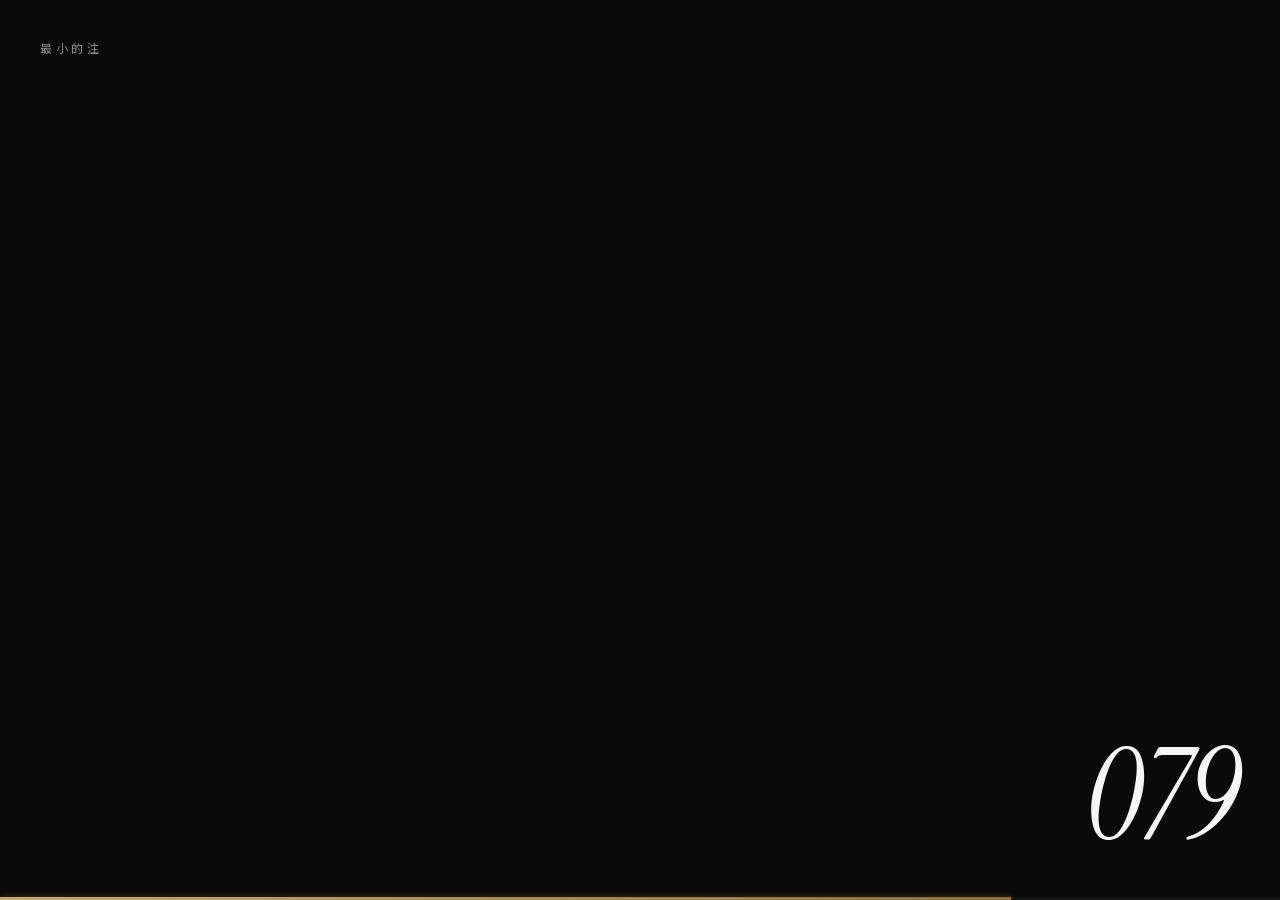
<file: index.html>
<!DOCTYPE html><html lang="zh-CN" class="noto_serif_sc_bbb861ad-module__I0j0_G__variable noto_sans_sc_4cbc434a-module__A6VFXq__variable instrument_serif_1dd02c61-module__1FHk8G__variable h-full antialiased"><head><meta charSet="utf-8"/><meta name="viewport" content="width=device-width, initial-scale=1"/><link rel="preload" href="/_next/static/media/7ebf22b5a21034f8-s.p.3j3877k49yy0l.woff2" as="font" crossorigin="" type="font/woff2"/><link rel="preload" href="/_next/static/media/e41d5df559864f9e-s.p.1g73gv09-xcb6.woff2" as="font" crossorigin="" type="font/woff2"/><link rel="preload" href="/_next/static/media/f112ed7f0b91582f-s.p.2xkduggpvd1-n.woff2" as="font" crossorigin="" type="font/woff2"/><link rel="preload" href="/_next/static/media/feb57b2dc8f29018-s.p.3qy4m29-cg3o4.woff2" as="font" crossorigin="" type="font/woff2"/><link rel="stylesheet" href="/_next/static/chunks/2vc-wr--ju_07.css" data-precedence="next"/><link rel="stylesheet" href="/_next/static/chunks/3qvn7uxywy0xx.css" data-precedence="next"/><link rel="stylesheet" href="/_next/static/chunks/1_ums4cpzlo7g.css" data-precedence="next"/><link rel="preload" as="script" fetchPriority="low" href="/_next/static/chunks/310vm2bl3xxpt.js"/><script src="/_next/static/chunks/19mx3mg6lkumu.js" async=""></script><script src="/_next/static/chunks/3e4keds9ktjdu.js" async=""></script><script src="/_next/static/chunks/3tcwyjf3sdyt-.js" async=""></script><script src="/_next/static/chunks/turbopack-384nmobo-6tty.js" async=""></script><script src="/_next/static/chunks/24cp5xnppx5hf.js" async="" crossorigin=""></script><script src="/_next/static/chunks/22i43cg4l4-dq.js" async="" crossorigin=""></script><script src="/_next/static/chunks/19p-icc4vdjzk.js" async="" crossorigin=""></script><script src="/_next/static/chunks/1gelgyc_czham.js" async="" crossorigin=""></script><title>最小的注 · 我等妳</title><meta name="description" content="写给在深夜独自做决定的她。不教妳下注，只陪妳把日子过稳——把每一注，压回生活里。"/><link rel="icon" href="/favicon.ico?favicon.2vob68tjqpejf.ico" sizes="256x256" type="image/x-icon"/><meta name="next-size-adjust" content=""/><script src="/_next/static/chunks/0cz1d0mv5g_q7.js" noModule=""></script></head><body class="min-h-full flex flex-col bg-bg text-ink"><div hidden=""><!--$--><!--/$--></div><main class="flex flex-col"><div class="fixed inset-0 z-[9999] bg-bg flex flex-col justify-between p-6 md:p-10"><span class="text-xs text-muted uppercase tracking-[0.3em]" style="opacity:0;transform:translateY(-20px)">最小的注</span><div class="text-center overflow-hidden"><div class="text-4xl md:text-6xl lg:text-7xl font-display italic text-ink/80" style="opacity:0;transform:translateY(20px)">书写</div></div><div class="self-end text-6xl md:text-8xl lg:text-9xl font-display italic text-ink tabular-nums">000</div><div class="absolute bottom-0 left-0 right-0 h-[3px] bg-line/50"><div class="accent-gradient h-full origin-left" style="transform:scaleX(0);box-shadow:0 0 8px rgba(201, 169, 106, 0.35)"></div></div></div></main><!--$--><!--/$--><script src="/_next/static/chunks/310vm2bl3xxpt.js" id="_R_" async=""></script><script>(self.__next_f=self.__next_f||[]).push([0])</script><script>self.__next_f.push([1,"1:\"$Sreact.fragment\"\n2:I[52504,[\"/_next/static/chunks/24cp5xnppx5hf.js\"],\"default\"]\n3:I[39756,[\"/_next/static/chunks/24cp5xnppx5hf.js\"],\"default\"]\n4:I[37457,[\"/_next/static/chunks/24cp5xnppx5hf.js\"],\"default\"]\n5:I[22016,[\"/_next/static/chunks/24cp5xnppx5hf.js\",\"/_next/static/chunks/22i43cg4l4-dq.js\"],\"\"]\n6:I[47257,[\"/_next/static/chunks/24cp5xnppx5hf.js\"],\"ClientPageRoot\"]\n7:I[52683,[\"/_next/static/chunks/24cp5xnppx5hf.js\",\"/_next/static/chunks/22i43cg4l4-dq.js\",\"/_next/static/chunks/19p-icc4vdjzk.js\",\"/_next/static/chunks/1gelgyc_czham.js\"],\"default\"]\na:I[97367,[\"/_next/static/chunks/24cp5xnppx5hf.js\"],\"OutletBoundary\"]\nb:\"$Sreact.suspense\"\nd:I[97367,[\"/_next/static/chunks/24cp5xnppx5hf.js\"],\"ViewportBoundary\"]\nf:I[97367,[\"/_next/static/chunks/24cp5xnppx5hf.js\"],\"MetadataBoundary\"]\n11:I[68027,[\"/_next/static/chunks/24cp5xnppx5hf.js\"],\"default\",1]\n:HL[\"/_next/static/chunks/2vc-wr--ju_07.css\",\"style\"]\n:HL[\"/_next/static/chunks/3qvn7uxywy0xx.css\",\"style\"]\n:HL[\"/_next/static/chunks/1_ums4cpzlo7g.css\",\"style\"]\n:HL[\"/_next/static/media/7ebf22b5a21034f8-s.p.3j3877k49yy0l.woff2\",\"font\",{\"crossOrigin\":\"\",\"type\":\"font/woff2\"}]\n:HL[\"/_next/static/media/e41d5df559864f9e-s.p.1g73gv09-xcb6.woff2\",\"font\",{\"crossOrigin\":\"\",\"type\":\"font/woff2\"}]\n:HL[\"/_next/static/media/f112ed7f0b91582f-s.p.2xkduggpvd1-n.woff2\",\"font\",{\"crossOrigin\":\"\",\"type\":\"font/woff2\"}]\n:HL[\"/_next/static/media/feb57b2dc8f29018-s.p.3qy4m29-cg3o4.woff2\",\"font\",{\"crossOrigin\":\"\",\"type\":\"font/woff2\"}]\n0:{\"P\":null,\"c\":[\"\",\"\"],\"q\":\"\",\"i\":false,\"f\":[[[\"\",{\"children\":[\"__PAGE__\",{},\"$undefined\",\"$undefined\",4608]},\"$undefined\",\"$undefined\",4624],[[\"$\",\"$1\",\"c\",{\"children\":[[[\"$\",\"link\",\"0\",{\"rel\":\"stylesheet\",\"href\":\"/_next/static/chunks/2vc-wr--ju_07.css\",\"precedence\":\"next\",\"crossOrigin\":\"$undefined\",\"nonce\":\"$undefined\"}],[\"$\",\"link\",\"1\",{\"rel\":\"stylesheet\",\"href\":\"/_next/static/chunks/3qvn7uxywy0xx.css\",\"precedence\":\"next\",\"crossOrigin\":\"$undefined\",\"nonce\":\"$undefined\"}],[\"$\",\"link\",\"2\",{\"rel\":\"stylesheet\",\"href\":\"/_next/static/chunks/1_ums4cpzlo7g.css\",\"precedence\":\"next\",\"crossOrigin\":\"$undefined\",\"nonce\":\"$undefined\"}],[\"$\",\"script\",\"script-0\",{\"src\":\"/_next/static/chunks/24cp5xnppx5hf.js\",\"async\":true,\"nonce\":\"$undefined\"}]],[\"$\",\"html\",null,{\"lang\":\"zh-CN\",\"className\":\"noto_serif_sc_bbb861ad-module__I0j0_G__variable noto_sans_sc_4cbc434a-module__A6VFXq__variable instrument_serif_1dd02c61-module__1FHk8G__variable h-full antialiased\",\"children\":[\"$\",\"body\",null,{\"className\":\"min-h-full flex flex-col bg-bg text-ink\",\"children\":[\"$\",\"$L2\",null,{\"children\":[\"$\",\"$L3\",null,{\"parallelRouterKey\":\"children\",\"error\":\"$undefined\",\"errorStyles\":\"$undefined\",\"errorScripts\":\"$undefined\",\"template\":[\"$\",\"$L4\",null,{}],\"templateStyles\":\"$undefined\",\"templateScripts\":\"$undefined\",\"notFound\":[[\"$\",\"main\",null,{\"className\":\"min-h-screen bg-bg flex flex-col items-center justify-center gap-8 px-6 text-center\",\"children\":[[\"$\",\"p\",null,{\"className\":\"eyebrow\",\"children\":\"404 · 灯不在此处\"}],[\"$\",\"h1\",null,{\"className\":\"font-display italic text-5xl md:text-7xl text-ink/90 leading-tight\",\"children\":\"这一页，暂时没有写。\"}],[\"$\",\"p\",null,{\"className\":\"text-sm text-muted max-w-sm leading-relaxed\",\"children\":\"有的路要一格一格走，有的页要一页一页写。 妳要找的那页，也许还没到它的时候。\"}],[\"$\",\"$L5\",null,{\"href\":\"/\",\"className\":\"group relative rounded-full text-sm px-7 py-3.5 bg-ink text-bg hover:scale-105 transition-transform\",\"children\":[[\"$\",\"span\",null,{\"className\":\"accent-gradient absolute -in-[2px] rounded-full opacity-0 group-hover:opacity-100 transition-opacity -z-10\"}],\"回到亮着的地方\"]}]]}],[]],\"forbidden\":\"$undefined\",\"unauthorized\":\"$undefined\"}]}]}]}]]}],{\"children\":[[\"$\",\"$1\",\"c\",{\"children\":[[\"$\",\"$L6\",null,{\"Component\":\"$7\",\"serverProvidedParams\":{\"searchParams\":{},\"params\":{},\"promises\":[\"$@8\",\"$@9\"]}}],[[\"$\",\"script\",\"script-0\",{\"src\":\"/_next/static/chunks/22i43cg4l4-dq.js\",\"async\":true,\"nonce\":\"$undefined\"}],[\"$\",\"script\",\"script-1\",{\"src\":\"/_next/static/chunks/19p-icc4vdjzk.js\",\"async\":true,\"nonce\":\"$undefined\"}],[\"$\",\"script\",\"script-2\",{\"src\":\"/_next/static/chunks/1gelgyc_czham.js\",\"async\":true,\"nonce\":\"$undefined\"}]],[\"$\",\"$La\",null,{\"children\":[\"$\",\"$b\",null,{\"name\":\"Next.MetadataOutlet\",\"children\":\"$@c\"}]}]]}],{},null,false,null]},null,false,null],[\"$\",\"$1\",\"h\",{\"children\":[null,[\"$\",\"$Ld\",null,{\"children\":\"$Le\"}],[\"$\",\"div\",null,{\"hidden\":true,\"children\":[\"$\",\"$Lf\",null,{\"children\":[\"$\",\"$b\",null,{\"name\":\"Next.Metadata\",\"children\":\"$L10\"}]}]}],[\"$\",\"meta\",null,{\"name\":\"next-size-adjust\",\"content\":\"\"}]]}],false]],\"m\":\"$undefined\",\"G\":[\"$11\",[[\"$\",\"link\",\"0\",{\"rel\":\"stylesheet\",\"href\":\"/_next/static/chunks/2vc-wr--ju_07.css\",\"precedence\":\"next\",\"crossOrigin\":\"$undefined\",\"nonce\":\"$undefined\"}],[\"$\",\"link\",\"1\",{\"rel\":\"stylesheet\",\"href\":\"/_next/static/chunks/3qvn7uxywy0xx.css\",\"precedence\":\"next\",\"crossOrigin\":\"$undefined\",\"nonce\":\"$undefined\"}],[\"$\",\"link\",\"2\",{\"rel\":\"stylesheet\",\"href\":\"/_next/static/chunks/1_ums4cpzlo7g.css\",\"precedence\":\"next\",\"crossOrigin\":\"$undefined\",\"nonce\":\"$undefined\"}]]],\"S\":true,\"h\":null,\"r\":\"$undefined\",\"s\":\"$undefined\",\"a\":\"$undefined\",\"l\":\"$undefined\",\"p\":\"$undefined\",\"d\":\"$undefined\",\"b\":\"Yl1hM1VgeELQr_8H_t3S0\"}\n8:{}\n9:\"$0:f:0:1:1:children:0:props:children:0:props:serverProvidedParams:params\"\ne:[[\"$\",\"meta\",\"0\",{\"charSet\":\"utf-8\"}],[\"$\",\"meta\",\"1\",{\"name\":\"viewport\",\"content\":\"width=device-width, initial-scale=1\"}]]\n12:I[27201,[\"/_next/static/chunks/24cp5xnppx5hf.js\"],\"IconMark\"]\nc:null\n10:[[\"$\",\"title\",\"0\",{\"children\":\"最小的注 · 我等妳\"}],[\"$\",\"meta\",\"1\",{\"name\":\"description\",\"content\":\"写给在深夜独自做决定的她。不教妳下注，只陪妳把日子过稳——把每一注，压回生活里。\"}],[\"$\",\"link\",\"2\",{\"rel\":\"icon\",\"href\":\"/favicon.ico?favicon.2vob68tjqpejf.ico\",\"sizes\":\"256x256\",\"type\":\"image/x-icon\"}],[\"$\",\"$L12\",\"3\",{}]]\n"])</script></body></html>
</file>
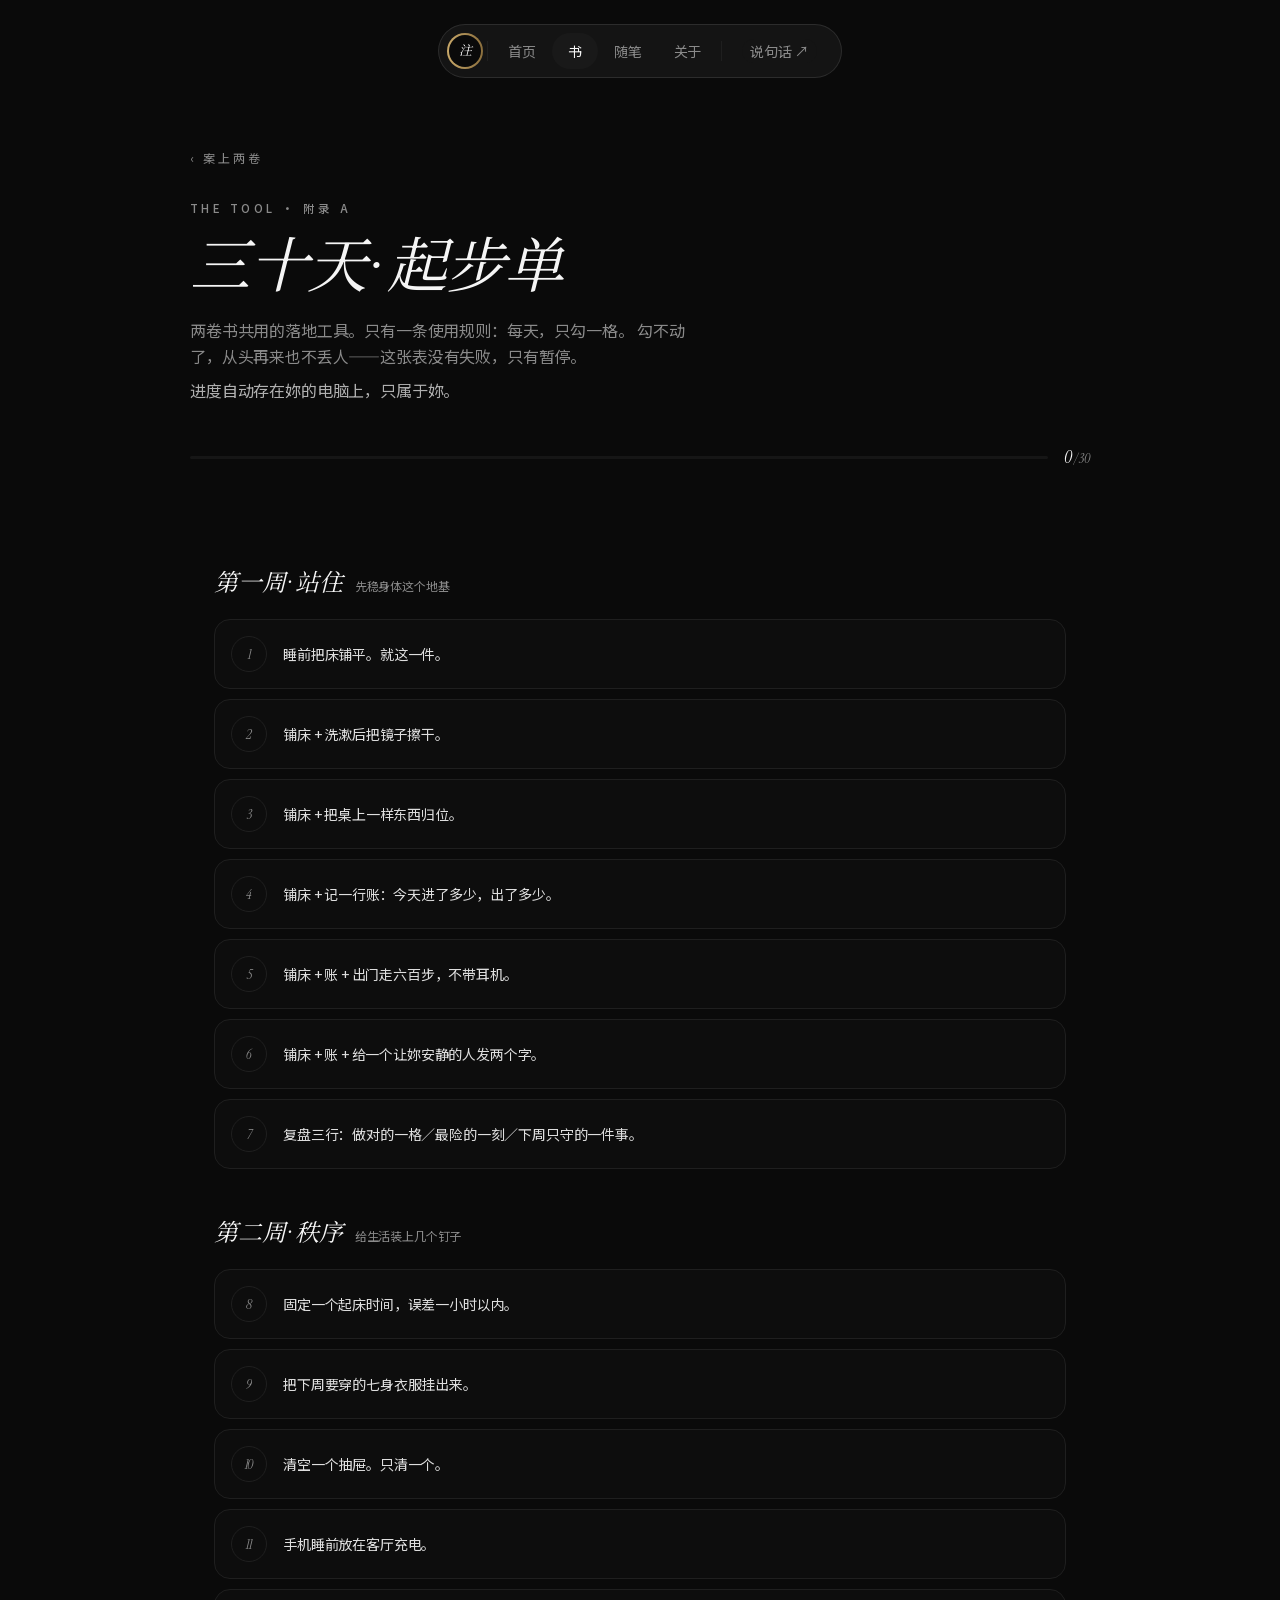
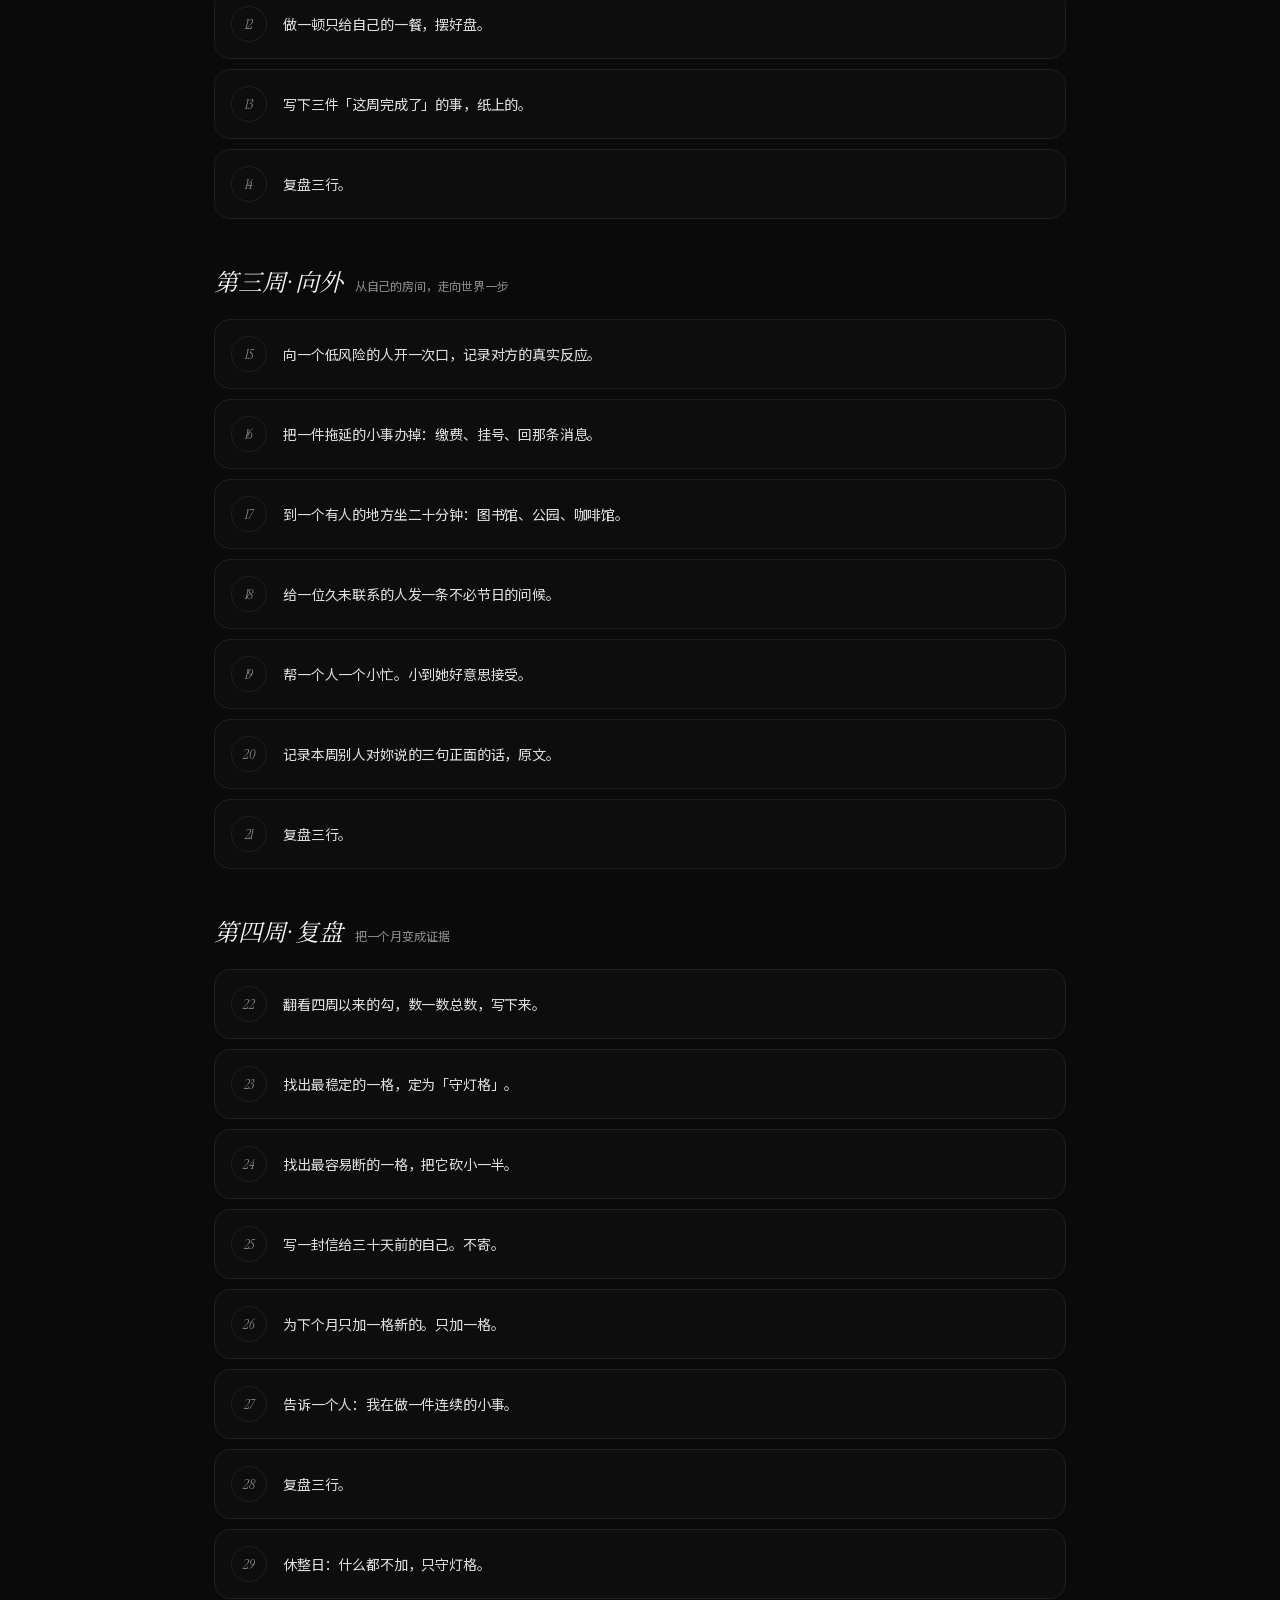
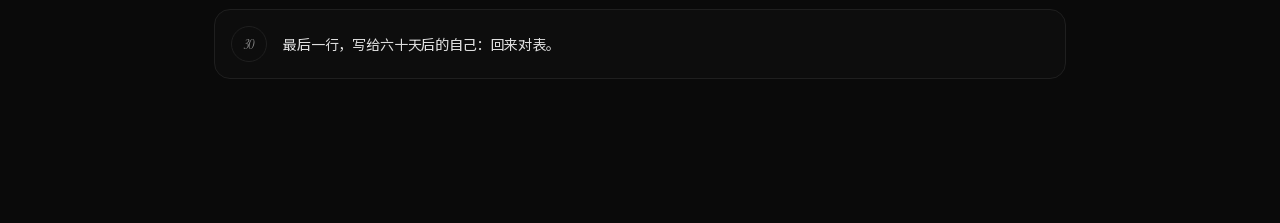
<file: 30-days/index.html>
<!DOCTYPE html><html lang="zh-CN" class="noto_serif_sc_bbb861ad-module__I0j0_G__variable noto_sans_sc_4cbc434a-module__A6VFXq__variable instrument_serif_1dd02c61-module__1FHk8G__variable h-full antialiased"><head><meta charSet="utf-8"/><meta name="viewport" content="width=device-width, initial-scale=1"/><link rel="preload" href="/_next/static/media/7ebf22b5a21034f8-s.p.3j3877k49yy0l.woff2" as="font" crossorigin="" type="font/woff2"/><link rel="preload" href="/_next/static/media/e41d5df559864f9e-s.p.1g73gv09-xcb6.woff2" as="font" crossorigin="" type="font/woff2"/><link rel="preload" href="/_next/static/media/f112ed7f0b91582f-s.p.2xkduggpvd1-n.woff2" as="font" crossorigin="" type="font/woff2"/><link rel="preload" href="/_next/static/media/feb57b2dc8f29018-s.p.3qy4m29-cg3o4.woff2" as="font" crossorigin="" type="font/woff2"/><link rel="stylesheet" href="/_next/static/chunks/2vc-wr--ju_07.css" data-precedence="next"/><link rel="stylesheet" href="/_next/static/chunks/3qvn7uxywy0xx.css" data-precedence="next"/><link rel="stylesheet" href="/_next/static/chunks/1_ums4cpzlo7g.css" data-precedence="next"/><link rel="preload" as="script" fetchPriority="low" href="/_next/static/chunks/310vm2bl3xxpt.js"/><script src="/_next/static/chunks/19mx3mg6lkumu.js" async=""></script><script src="/_next/static/chunks/3e4keds9ktjdu.js" async=""></script><script src="/_next/static/chunks/3tcwyjf3sdyt-.js" async=""></script><script src="/_next/static/chunks/turbopack-384nmobo-6tty.js" async=""></script><script src="/_next/static/chunks/24cp5xnppx5hf.js" async="" crossorigin=""></script><script src="/_next/static/chunks/22i43cg4l4-dq.js" async="" crossorigin=""></script><script src="/_next/static/chunks/1z5xf2y_-c2gc.js" async="" crossorigin=""></script><script src="/_next/static/chunks/19p-icc4vdjzk.js" async="" crossorigin=""></script><title>三十天起步单 · 最小的系列</title><meta name="description" content="两卷书共用的落地工具：每天只勾一格。这张表没有失败，只有暂停。"/><link rel="icon" href="/favicon.ico?favicon.2vob68tjqpejf.ico" sizes="256x256" type="image/x-icon"/><meta name="next-size-adjust" content=""/><script src="/_next/static/chunks/0cz1d0mv5g_q7.js" noModule=""></script></head><body class="min-h-full flex flex-col bg-bg text-ink"><div hidden=""><!--$--><!--/$--></div><main class="min-h-screen bg-bg"><nav class="fixed top-0 left-0 right-0 z-50 flex justify-center pt-4 md:pt-6 px-4"><div class="inline-flex items-center rounded-full backdrop-blur-md border border-white/10 bg-surface px-2 py-2 transition-shadow "><a class="group relative w-9 h-9 shrink-0" aria-label="首页" href="/"><span class="accent-gradient absolute inset-0 rounded-full group-hover:rotate-180 transition-transform duration-700"></span><span class="absolute inset-[2px] rounded-full bg-bg flex items-center justify-center font-display italic text-[13px] group-hover:scale-110 transition-transform">注</span></a><span class="w-px h-5 bg-line mx-1 hidden sm:block"></span><a class="text-xs sm:text-sm rounded-full px-3 sm:px-4 py-1.5 sm:py-2 transition-colors text-muted hover:text-ink hover:bg-line/50" href="/#home">首页</a><a class="text-xs sm:text-sm rounded-full px-3 sm:px-4 py-1.5 sm:py-2 transition-colors text-ink bg-line/50" href="/#book">书</a><a class="text-xs sm:text-sm rounded-full px-3 sm:px-4 py-1.5 sm:py-2 transition-colors text-muted hover:text-ink hover:bg-line/50" href="/#notes">随笔</a><a class="text-xs sm:text-sm rounded-full px-3 sm:px-4 py-1.5 sm:py-2 transition-colors text-muted hover:text-ink hover:bg-line/50" href="/#about">关于</a><span class="w-px h-5 bg-line mx-1 hidden sm:block"></span><a class="group relative text-xs sm:text-sm rounded-full px-3 sm:px-4 py-1.5 sm:py-2" href="/#contact"><span class="accent-gradient absolute -in-[2px] rounded-full opacity-0 group-hover:opacity-100 transition-opacity"></span><span class="relative bg-surface rounded-full backdrop-blur-md px-2 py-0.5 text-muted group-hover:text-ink transition-colors">说句话 ↗</span></a></div></nav><section class="pt-28 md:pt-36 pb-10 px-6"><div class="max-w-[900px] mx-auto"><a class="text-xs text-muted hover:text-ink uppercase tracking-[0.25em] transition-colors" href="/#book">‹ 案上两卷</a><p class="eyebrow mt-8 mb-5">The Tool · 附录 A</p><h1 class="font-display italic text-4xl md:text-6xl tracking-tight mb-5">三十天 · 起步单</h1><p class="text-sm md:text-base text-muted max-w-lg leading-relaxed mb-10">两卷书共用的落地工具。只有一条使用规则：每天，只勾一格。 勾不动了，从头再来也不丢人——这张表没有失败，只有暂停。<span class="block mt-2 text-ink/70">进度自动存在妳的电脑上，只属于妳。</span></p><div class="flex items-center gap-4 mb-14"><div class="flex-1 h-[3px] bg-line/60 rounded-full overflow-hidden"><div class="accent-gradient h-full transition-all duration-500" style="width:0%"></div></div><span class="font-display italic text-lg tabular-nums">0<span class="text-muted text-sm"> / <!-- -->30</span></span></div></div></section><section class="max-w-[900px] mx-auto px-6 pb-24"><div class="mb-12"><div class="flex items-baseline gap-3 mb-5"><h2 class="font-display italic text-xl md:text-2xl">第一周 · 站住</h2><span class="text-xs text-muted">先稳身体这个地基</span></div><div class="grid gap-2.5"><button class="group flex items-center gap-4 p-4 rounded-2xl border text-left transition-all border-line bg-surface/30 hover:bg-surface/60 hover:border-line" style="opacity:0;transform:translateY(12px)"><span class="shrink-0 w-9 h-9 rounded-full border flex items-center justify-center font-display italic text-sm transition-all border-line text-muted group-hover:text-ink">1</span><span class="text-sm leading-relaxed text-ink/90">睡前把床铺平。就这一件。</span></button><button class="group flex items-center gap-4 p-4 rounded-2xl border text-left transition-all border-line bg-surface/30 hover:bg-surface/60 hover:border-line" style="opacity:0;transform:translateY(12px)"><span class="shrink-0 w-9 h-9 rounded-full border flex items-center justify-center font-display italic text-sm transition-all border-line text-muted group-hover:text-ink">2</span><span class="text-sm leading-relaxed text-ink/90">铺床 + 洗漱后把镜子擦干。</span></button><button class="group flex items-center gap-4 p-4 rounded-2xl border text-left transition-all border-line bg-surface/30 hover:bg-surface/60 hover:border-line" style="opacity:0;transform:translateY(12px)"><span class="shrink-0 w-9 h-9 rounded-full border flex items-center justify-center font-display italic text-sm transition-all border-line text-muted group-hover:text-ink">3</span><span class="text-sm leading-relaxed text-ink/90">铺床 + 把桌上一样东西归位。</span></button><button class="group flex items-center gap-4 p-4 rounded-2xl border text-left transition-all border-line bg-surface/30 hover:bg-surface/60 hover:border-line" style="opacity:0;transform:translateY(12px)"><span class="shrink-0 w-9 h-9 rounded-full border flex items-center justify-center font-display italic text-sm transition-all border-line text-muted group-hover:text-ink">4</span><span class="text-sm leading-relaxed text-ink/90">铺床 + 记一行账：今天进了多少，出了多少。</span></button><button class="group flex items-center gap-4 p-4 rounded-2xl border text-left transition-all border-line bg-surface/30 hover:bg-surface/60 hover:border-line" style="opacity:0;transform:translateY(12px)"><span class="shrink-0 w-9 h-9 rounded-full border flex items-center justify-center font-display italic text-sm transition-all border-line text-muted group-hover:text-ink">5</span><span class="text-sm leading-relaxed text-ink/90">铺床 + 账 + 出门走六百步，不带耳机。</span></button><button class="group flex items-center gap-4 p-4 rounded-2xl border text-left transition-all border-line bg-surface/30 hover:bg-surface/60 hover:border-line" style="opacity:0;transform:translateY(12px)"><span class="shrink-0 w-9 h-9 rounded-full border flex items-center justify-center font-display italic text-sm transition-all border-line text-muted group-hover:text-ink">6</span><span class="text-sm leading-relaxed text-ink/90">铺床 + 账 + 给一个让妳安静的人发两个字。</span></button><button class="group flex items-center gap-4 p-4 rounded-2xl border text-left transition-all border-line bg-surface/30 hover:bg-surface/60 hover:border-line" style="opacity:0;transform:translateY(12px)"><span class="shrink-0 w-9 h-9 rounded-full border flex items-center justify-center font-display italic text-sm transition-all border-line text-muted group-hover:text-ink">7</span><span class="text-sm leading-relaxed text-ink/90">复盘三行：做对的一格／最险的一刻／下周只守的一件事。</span></button></div></div><div class="mb-12"><div class="flex items-baseline gap-3 mb-5"><h2 class="font-display italic text-xl md:text-2xl">第二周 · 秩序</h2><span class="text-xs text-muted">给生活装上几个钉子</span></div><div class="grid gap-2.5"><button class="group flex items-center gap-4 p-4 rounded-2xl border text-left transition-all border-line bg-surface/30 hover:bg-surface/60 hover:border-line" style="opacity:0;transform:translateY(12px)"><span class="shrink-0 w-9 h-9 rounded-full border flex items-center justify-center font-display italic text-sm transition-all border-line text-muted group-hover:text-ink">8</span><span class="text-sm leading-relaxed text-ink/90">固定一个起床时间，误差一小时以内。</span></button><button class="group flex items-center gap-4 p-4 rounded-2xl border text-left transition-all border-line bg-surface/30 hover:bg-surface/60 hover:border-line" style="opacity:0;transform:translateY(12px)"><span class="shrink-0 w-9 h-9 rounded-full border flex items-center justify-center font-display italic text-sm transition-all border-line text-muted group-hover:text-ink">9</span><span class="text-sm leading-relaxed text-ink/90">把下周要穿的七身衣服挂出来。</span></button><button class="group flex items-center gap-4 p-4 rounded-2xl border text-left transition-all border-line bg-surface/30 hover:bg-surface/60 hover:border-line" style="opacity:0;transform:translateY(12px)"><span class="shrink-0 w-9 h-9 rounded-full border flex items-center justify-center font-display italic text-sm transition-all border-line text-muted group-hover:text-ink">10</span><span class="text-sm leading-relaxed text-ink/90">清空一个抽屉。只清一个。</span></button><button class="group flex items-center gap-4 p-4 rounded-2xl border text-left transition-all border-line bg-surface/30 hover:bg-surface/60 hover:border-line" style="opacity:0;transform:translateY(12px)"><span class="shrink-0 w-9 h-9 rounded-full border flex items-center justify-center font-display italic text-sm transition-all border-line text-muted group-hover:text-ink">11</span><span class="text-sm leading-relaxed text-ink/90">手机睡前放在客厅充电。</span></button><button class="group flex items-center gap-4 p-4 rounded-2xl border text-left transition-all border-line bg-surface/30 hover:bg-surface/60 hover:border-line" style="opacity:0;transform:translateY(12px)"><span class="shrink-0 w-9 h-9 rounded-full border flex items-center justify-center font-display italic text-sm transition-all border-line text-muted group-hover:text-ink">12</span><span class="text-sm leading-relaxed text-ink/90">做一顿只给自己的一餐，摆好盘。</span></button><button class="group flex items-center gap-4 p-4 rounded-2xl border text-left transition-all border-line bg-surface/30 hover:bg-surface/60 hover:border-line" style="opacity:0;transform:translateY(12px)"><span class="shrink-0 w-9 h-9 rounded-full border flex items-center justify-center font-display italic text-sm transition-all border-line text-muted group-hover:text-ink">13</span><span class="text-sm leading-relaxed text-ink/90">写下三件「这周完成了」的事，纸上的。</span></button><button class="group flex items-center gap-4 p-4 rounded-2xl border text-left transition-all border-line bg-surface/30 hover:bg-surface/60 hover:border-line" style="opacity:0;transform:translateY(12px)"><span class="shrink-0 w-9 h-9 rounded-full border flex items-center justify-center font-display italic text-sm transition-all border-line text-muted group-hover:text-ink">14</span><span class="text-sm leading-relaxed text-ink/90">复盘三行。</span></button></div></div><div class="mb-12"><div class="flex items-baseline gap-3 mb-5"><h2 class="font-display italic text-xl md:text-2xl">第三周 · 向外</h2><span class="text-xs text-muted">从自己的房间，走向世界一步</span></div><div class="grid gap-2.5"><button class="group flex items-center gap-4 p-4 rounded-2xl border text-left transition-all border-line bg-surface/30 hover:bg-surface/60 hover:border-line" style="opacity:0;transform:translateY(12px)"><span class="shrink-0 w-9 h-9 rounded-full border flex items-center justify-center font-display italic text-sm transition-all border-line text-muted group-hover:text-ink">15</span><span class="text-sm leading-relaxed text-ink/90">向一个低风险的人开一次口，记录对方的真实反应。</span></button><button class="group flex items-center gap-4 p-4 rounded-2xl border text-left transition-all border-line bg-surface/30 hover:bg-surface/60 hover:border-line" style="opacity:0;transform:translateY(12px)"><span class="shrink-0 w-9 h-9 rounded-full border flex items-center justify-center font-display italic text-sm transition-all border-line text-muted group-hover:text-ink">16</span><span class="text-sm leading-relaxed text-ink/90">把一件拖延的小事办掉：缴费、挂号、回那条消息。</span></button><button class="group flex items-center gap-4 p-4 rounded-2xl border text-left transition-all border-line bg-surface/30 hover:bg-surface/60 hover:border-line" style="opacity:0;transform:translateY(12px)"><span class="shrink-0 w-9 h-9 rounded-full border flex items-center justify-center font-display italic text-sm transition-all border-line text-muted group-hover:text-ink">17</span><span class="text-sm leading-relaxed text-ink/90">到一个有人的地方坐二十分钟：图书馆、公园、咖啡馆。</span></button><button class="group flex items-center gap-4 p-4 rounded-2xl border text-left transition-all border-line bg-surface/30 hover:bg-surface/60 hover:border-line" style="opacity:0;transform:translateY(12px)"><span class="shrink-0 w-9 h-9 rounded-full border flex items-center justify-center font-display italic text-sm transition-all border-line text-muted group-hover:text-ink">18</span><span class="text-sm leading-relaxed text-ink/90">给一位久未联系的人发一条不必节日的问候。</span></button><button class="group flex items-center gap-4 p-4 rounded-2xl border text-left transition-all border-line bg-surface/30 hover:bg-surface/60 hover:border-line" style="opacity:0;transform:translateY(12px)"><span class="shrink-0 w-9 h-9 rounded-full border flex items-center justify-center font-display italic text-sm transition-all border-line text-muted group-hover:text-ink">19</span><span class="text-sm leading-relaxed text-ink/90">帮一个人一个小忙。小到她好意思接受。</span></button><button class="group flex items-center gap-4 p-4 rounded-2xl border text-left transition-all border-line bg-surface/30 hover:bg-surface/60 hover:border-line" style="opacity:0;transform:translateY(12px)"><span class="shrink-0 w-9 h-9 rounded-full border flex items-center justify-center font-display italic text-sm transition-all border-line text-muted group-hover:text-ink">20</span><span class="text-sm leading-relaxed text-ink/90">记录本周别人对妳说的三句正面的话，原文。</span></button><button class="group flex items-center gap-4 p-4 rounded-2xl border text-left transition-all border-line bg-surface/30 hover:bg-surface/60 hover:border-line" style="opacity:0;transform:translateY(12px)"><span class="shrink-0 w-9 h-9 rounded-full border flex items-center justify-center font-display italic text-sm transition-all border-line text-muted group-hover:text-ink">21</span><span class="text-sm leading-relaxed text-ink/90">复盘三行。</span></button></div></div><div class="mb-12"><div class="flex items-baseline gap-3 mb-5"><h2 class="font-display italic text-xl md:text-2xl">第四周 · 复盘</h2><span class="text-xs text-muted">把一个月变成证据</span></div><div class="grid gap-2.5"><button class="group flex items-center gap-4 p-4 rounded-2xl border text-left transition-all border-line bg-surface/30 hover:bg-surface/60 hover:border-line" style="opacity:0;transform:translateY(12px)"><span class="shrink-0 w-9 h-9 rounded-full border flex items-center justify-center font-display italic text-sm transition-all border-line text-muted group-hover:text-ink">22</span><span class="text-sm leading-relaxed text-ink/90">翻看四周以来的勾，数一数总数，写下来。</span></button><button class="group flex items-center gap-4 p-4 rounded-2xl border text-left transition-all border-line bg-surface/30 hover:bg-surface/60 hover:border-line" style="opacity:0;transform:translateY(12px)"><span class="shrink-0 w-9 h-9 rounded-full border flex items-center justify-center font-display italic text-sm transition-all border-line text-muted group-hover:text-ink">23</span><span class="text-sm leading-relaxed text-ink/90">找出最稳定的一格，定为「守灯格」。</span></button><button class="group flex items-center gap-4 p-4 rounded-2xl border text-left transition-all border-line bg-surface/30 hover:bg-surface/60 hover:border-line" style="opacity:0;transform:translateY(12px)"><span class="shrink-0 w-9 h-9 rounded-full border flex items-center justify-center font-display italic text-sm transition-all border-line text-muted group-hover:text-ink">24</span><span class="text-sm leading-relaxed text-ink/90">找出最容易断的一格，把它砍小一半。</span></button><button class="group flex items-center gap-4 p-4 rounded-2xl border text-left transition-all border-line bg-surface/30 hover:bg-surface/60 hover:border-line" style="opacity:0;transform:translateY(12px)"><span class="shrink-0 w-9 h-9 rounded-full border flex items-center justify-center font-display italic text-sm transition-all border-line text-muted group-hover:text-ink">25</span><span class="text-sm leading-relaxed text-ink/90">写一封信给三十天前的自己。不寄。</span></button><button class="group flex items-center gap-4 p-4 rounded-2xl border text-left transition-all border-line bg-surface/30 hover:bg-surface/60 hover:border-line" style="opacity:0;transform:translateY(12px)"><span class="shrink-0 w-9 h-9 rounded-full border flex items-center justify-center font-display italic text-sm transition-all border-line text-muted group-hover:text-ink">26</span><span class="text-sm leading-relaxed text-ink/90">为下个月只加一格新的。只加一格。</span></button><button class="group flex items-center gap-4 p-4 rounded-2xl border text-left transition-all border-line bg-surface/30 hover:bg-surface/60 hover:border-line" style="opacity:0;transform:translateY(12px)"><span class="shrink-0 w-9 h-9 rounded-full border flex items-center justify-center font-display italic text-sm transition-all border-line text-muted group-hover:text-ink">27</span><span class="text-sm leading-relaxed text-ink/90">告诉一个人：我在做一件连续的小事。</span></button><button class="group flex items-center gap-4 p-4 rounded-2xl border text-left transition-all border-line bg-surface/30 hover:bg-surface/60 hover:border-line" style="opacity:0;transform:translateY(12px)"><span class="shrink-0 w-9 h-9 rounded-full border flex items-center justify-center font-display italic text-sm transition-all border-line text-muted group-hover:text-ink">28</span><span class="text-sm leading-relaxed text-ink/90">复盘三行。</span></button><button class="group flex items-center gap-4 p-4 rounded-2xl border text-left transition-all border-line bg-surface/30 hover:bg-surface/60 hover:border-line" style="opacity:0;transform:translateY(12px)"><span class="shrink-0 w-9 h-9 rounded-full border flex items-center justify-center font-display italic text-sm transition-all border-line text-muted group-hover:text-ink">29</span><span class="text-sm leading-relaxed text-ink/90">休整日：什么都不加，只守灯格。</span></button><button class="group flex items-center gap-4 p-4 rounded-2xl border text-left transition-all border-line bg-surface/30 hover:bg-surface/60 hover:border-line" style="opacity:0;transform:translateY(12px)"><span class="shrink-0 w-9 h-9 rounded-full border flex items-center justify-center font-display italic text-sm transition-all border-line text-muted group-hover:text-ink">30</span><span class="text-sm leading-relaxed text-ink/90">最后一行，写给六十天后的自己：回来对表。</span></button></div></div></section></main><!--$--><!--/$--><script src="/_next/static/chunks/310vm2bl3xxpt.js" id="_R_" async=""></script><script>(self.__next_f=self.__next_f||[]).push([0])</script><script>self.__next_f.push([1,"1:\"$Sreact.fragment\"\n2:I[52504,[\"/_next/static/chunks/24cp5xnppx5hf.js\"],\"default\"]\n3:I[39756,[\"/_next/static/chunks/24cp5xnppx5hf.js\"],\"default\"]\n4:I[37457,[\"/_next/static/chunks/24cp5xnppx5hf.js\"],\"default\"]\n5:I[22016,[\"/_next/static/chunks/24cp5xnppx5hf.js\",\"/_next/static/chunks/22i43cg4l4-dq.js\"],\"\"]\n6:I[47257,[\"/_next/static/chunks/24cp5xnppx5hf.js\"],\"ClientPageRoot\"]\n7:I[1959,[\"/_next/static/chunks/24cp5xnppx5hf.js\",\"/_next/static/chunks/1z5xf2y_-c2gc.js\",\"/_next/static/chunks/19p-icc4vdjzk.js\"],\"default\"]\na:I[97367,[\"/_next/static/chunks/24cp5xnppx5hf.js\"],\"OutletBoundary\"]\nb:\"$Sreact.suspense\"\nd:I[97367,[\"/_next/static/chunks/24cp5xnppx5hf.js\"],\"ViewportBoundary\"]\nf:I[97367,[\"/_next/static/chunks/24cp5xnppx5hf.js\"],\"MetadataBoundary\"]\n11:I[68027,[\"/_next/static/chunks/24cp5xnppx5hf.js\"],\"default\",1]\n:HL[\"/_next/static/chunks/2vc-wr--ju_07.css\",\"style\"]\n:HL[\"/_next/static/chunks/3qvn7uxywy0xx.css\",\"style\"]\n:HL[\"/_next/static/chunks/1_ums4cpzlo7g.css\",\"style\"]\n:HL[\"/_next/static/media/7ebf22b5a21034f8-s.p.3j3877k49yy0l.woff2\",\"font\",{\"crossOrigin\":\"\",\"type\":\"font/woff2\"}]\n:HL[\"/_next/static/media/e41d5df559864f9e-s.p.1g73gv09-xcb6.woff2\",\"font\",{\"crossOrigin\":\"\",\"type\":\"font/woff2\"}]\n:HL[\"/_next/static/media/f112ed7f0b91582f-s.p.2xkduggpvd1-n.woff2\",\"font\",{\"crossOrigin\":\"\",\"type\":\"font/woff2\"}]\n:HL[\"/_next/static/media/feb57b2dc8f29018-s.p.3qy4m29-cg3o4.woff2\",\"font\",{\"crossOrigin\":\"\",\"type\":\"font/woff2\"}]\n0:{\"P\":null,\"c\":[\"\",\"30-days\",\"\"],\"q\":\"\",\"i\":false,\"f\":[[[\"\",{\"children\":[\"30-days\",{\"children\":[\"__PAGE__\",{},\"$undefined\",\"$undefined\",4608]},\"$undefined\",\"$undefined\",4608]},\"$undefined\",\"$undefined\",4624],[[\"$\",\"$1\",\"c\",{\"children\":[[[\"$\",\"link\",\"0\",{\"rel\":\"stylesheet\",\"href\":\"/_next/static/chunks/2vc-wr--ju_07.css\",\"precedence\":\"next\",\"crossOrigin\":\"$undefined\",\"nonce\":\"$undefined\"}],[\"$\",\"link\",\"1\",{\"rel\":\"stylesheet\",\"href\":\"/_next/static/chunks/3qvn7uxywy0xx.css\",\"precedence\":\"next\",\"crossOrigin\":\"$undefined\",\"nonce\":\"$undefined\"}],[\"$\",\"link\",\"2\",{\"rel\":\"stylesheet\",\"href\":\"/_next/static/chunks/1_ums4cpzlo7g.css\",\"precedence\":\"next\",\"crossOrigin\":\"$undefined\",\"nonce\":\"$undefined\"}],[\"$\",\"script\",\"script-0\",{\"src\":\"/_next/static/chunks/24cp5xnppx5hf.js\",\"async\":true,\"nonce\":\"$undefined\"}]],[\"$\",\"html\",null,{\"lang\":\"zh-CN\",\"className\":\"noto_serif_sc_bbb861ad-module__I0j0_G__variable noto_sans_sc_4cbc434a-module__A6VFXq__variable instrument_serif_1dd02c61-module__1FHk8G__variable h-full antialiased\",\"children\":[\"$\",\"body\",null,{\"className\":\"min-h-full flex flex-col bg-bg text-ink\",\"children\":[\"$\",\"$L2\",null,{\"children\":[\"$\",\"$L3\",null,{\"parallelRouterKey\":\"children\",\"error\":\"$undefined\",\"errorStyles\":\"$undefined\",\"errorScripts\":\"$undefined\",\"template\":[\"$\",\"$L4\",null,{}],\"templateStyles\":\"$undefined\",\"templateScripts\":\"$undefined\",\"notFound\":[[\"$\",\"main\",null,{\"className\":\"min-h-screen bg-bg flex flex-col items-center justify-center gap-8 px-6 text-center\",\"children\":[[\"$\",\"p\",null,{\"className\":\"eyebrow\",\"children\":\"404 · 灯不在此处\"}],[\"$\",\"h1\",null,{\"className\":\"font-display italic text-5xl md:text-7xl text-ink/90 leading-tight\",\"children\":\"这一页，暂时没有写。\"}],[\"$\",\"p\",null,{\"className\":\"text-sm text-muted max-w-sm leading-relaxed\",\"children\":\"有的路要一格一格走，有的页要一页一页写。 妳要找的那页，也许还没到它的时候。\"}],[\"$\",\"$L5\",null,{\"href\":\"/\",\"className\":\"group relative rounded-full text-sm px-7 py-3.5 bg-ink text-bg hover:scale-105 transition-transform\",\"children\":[[\"$\",\"span\",null,{\"className\":\"accent-gradient absolute -in-[2px] rounded-full opacity-0 group-hover:opacity-100 transition-opacity -z-10\"}],\"回到亮着的地方\"]}]]}],[]],\"forbidden\":\"$undefined\",\"unauthorized\":\"$undefined\"}]}]}]}]]}],{\"children\":[[\"$\",\"$1\",\"c\",{\"children\":[null,[\"$\",\"$L3\",null,{\"parallelRouterKey\":\"children\",\"error\":\"$undefined\",\"errorStyles\":\"$undefined\",\"errorScripts\":\"$undefined\",\"template\":[\"$\",\"$L4\",null,{}],\"templateStyles\":\"$undefined\",\"templateScripts\":\"$undefined\",\"notFound\":\"$undefined\",\"forbidden\":\"$undefined\",\"unauthorized\":\"$undefined\"}]]}],{\"children\":[[\"$\",\"$1\",\"c\",{\"children\":[[\"$\",\"$L6\",null,{\"Component\":\"$7\",\"serverProvidedParams\":{\"searchParams\":{},\"params\":{},\"promises\":[\"$@8\",\"$@9\"]}}],[[\"$\",\"script\",\"script-0\",{\"src\":\"/_next/static/chunks/1z5xf2y_-c2gc.js\",\"async\":true,\"nonce\":\"$undefined\"}],[\"$\",\"script\",\"script-1\",{\"src\":\"/_next/static/chunks/19p-icc4vdjzk.js\",\"async\":true,\"nonce\":\"$undefined\"}]],[\"$\",\"$La\",null,{\"children\":[\"$\",\"$b\",null,{\"name\":\"Next.MetadataOutlet\",\"children\":\"$@c\"}]}]]}],{},null,false,null]},null,false,null]},null,false,null],[\"$\",\"$1\",\"h\",{\"children\":[null,[\"$\",\"$Ld\",null,{\"children\":\"$Le\"}],[\"$\",\"div\",null,{\"hidden\":true,\"children\":[\"$\",\"$Lf\",null,{\"children\":[\"$\",\"$b\",null,{\"name\":\"Next.Metadata\",\"children\":\"$L10\"}]}]}],[\"$\",\"meta\",null,{\"name\":\"next-size-adjust\",\"content\":\"\"}]]}],false]],\"m\":\"$undefined\",\"G\":[\"$11\",[[\"$\",\"link\",\"0\",{\"rel\":\"stylesheet\",\"href\":\"/_next/static/chunks/2vc-wr--ju_07.css\",\"precedence\":\"next\",\"crossOrigin\":\"$undefined\",\"nonce\":\"$undefined\"}],[\"$\",\"link\",\"1\",{\"rel\":\"stylesheet\",\"href\":\"/_next/static/chunks/3qvn7uxywy0xx.css\",\"precedence\":\"next\",\"crossOrigin\":\"$undefined\",\"nonce\":\"$undefined\"}],[\"$\",\"link\",\"2\",{\"rel\":\"stylesheet\",\"href\":\"/_next/static/chunks/1_ums4cpzlo7g.css\",\"precedence\":\"next\",\"crossOrigin\":\"$undefined\",\"nonce\":\"$undefined\"}]]],\"S\":true,\"h\":null,\"r\":\"$undefined\",\"s\":\"$undefined\",\"a\":\"$undefined\",\"l\":\"$undefined\",\"p\":\"$undefined\",\"d\":\"$undefined\",\"b\":\"Yl1hM1VgeELQr_8H_t3S0\"}\n8:{}\n9:\"$0:f:0:1:1:children:1:children:0:props:children:0:props:serverProvidedParams:params\"\ne:[[\"$\",\"meta\",\"0\",{\"charSet\":\"utf-8\"}],[\"$\",\"meta\",\"1\",{\"name\":\"viewport\",\"content\":\"width=device-width, initial-scale=1\"}]]\n12:I[27201,[\"/_next/static/chunks/24cp5xnppx5hf.js\"],\"IconMark\"]\nc:null\n10:[[\"$\",\"title\",\"0\",{\"children\":\"三十天起步单 · 最小的系列\"}],[\"$\",\"meta\",\"1\",{\"name\":\"description\",\"content\":\"两卷书共用的落地工具：每天只勾一格。这张表没有失败，只有暂停。\"}],[\"$\",\"link\",\"2\",{\"rel\":\"icon\",\"href\":\"/favicon.ico?favicon.2vob68tjqpejf.ico\",\"sizes\":\"256x256\",\"type\":\"image/x-icon\"}],[\"$\",\"$L12\",\"3\",{}]]\n"])</script></body></html>
</file>
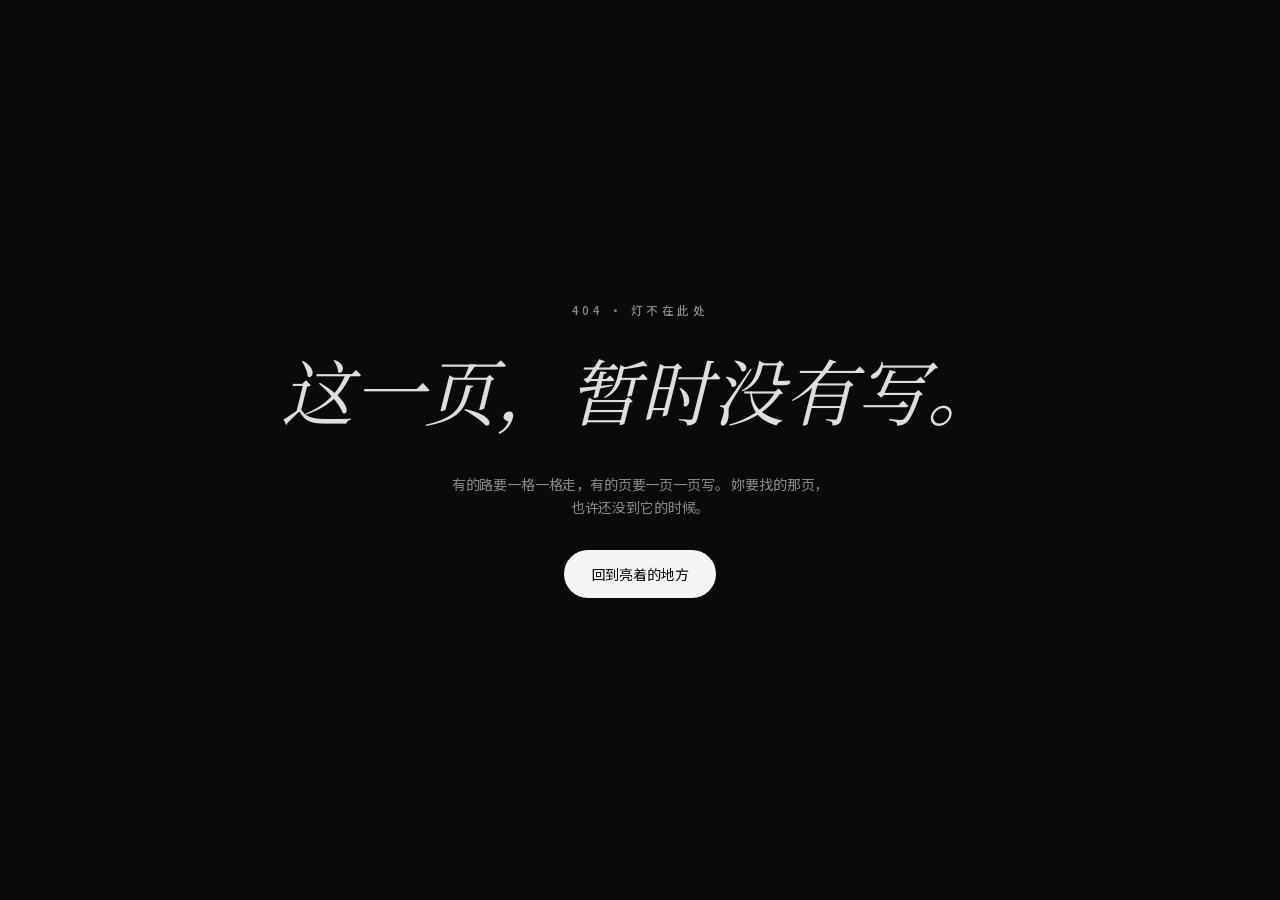
<file: 404/index.html>
<!DOCTYPE html><html lang="zh-CN" class="noto_serif_sc_bbb861ad-module__I0j0_G__variable noto_sans_sc_4cbc434a-module__A6VFXq__variable instrument_serif_1dd02c61-module__1FHk8G__variable h-full antialiased"><head><meta charSet="utf-8"/><meta name="viewport" content="width=device-width, initial-scale=1"/><link rel="stylesheet" href="/_next/static/chunks/2vc-wr--ju_07.css" data-precedence="next"/><link rel="stylesheet" href="/_next/static/chunks/3qvn7uxywy0xx.css" data-precedence="next"/><link rel="stylesheet" href="/_next/static/chunks/1_ums4cpzlo7g.css" data-precedence="next"/><link rel="preload" as="script" fetchPriority="low" href="/_next/static/chunks/310vm2bl3xxpt.js"/><script src="/_next/static/chunks/19mx3mg6lkumu.js" async=""></script><script src="/_next/static/chunks/3e4keds9ktjdu.js" async=""></script><script src="/_next/static/chunks/3tcwyjf3sdyt-.js" async=""></script><script src="/_next/static/chunks/turbopack-384nmobo-6tty.js" async=""></script><script src="/_next/static/chunks/24cp5xnppx5hf.js" async="" crossorigin=""></script><script src="/_next/static/chunks/22i43cg4l4-dq.js" async="" crossorigin=""></script><meta name="robots" content="noindex"/><title>最小的注 · 我等妳</title><meta name="description" content="写给在深夜独自做决定的她。不教妳下注，只陪妳把日子过稳——把每一注，压回生活里。"/><link rel="icon" href="/favicon.ico?favicon.2vob68tjqpejf.ico" sizes="256x256" type="image/x-icon"/><meta name="next-size-adjust" content=""/><script src="/_next/static/chunks/0cz1d0mv5g_q7.js" noModule=""></script></head><body class="min-h-full flex flex-col bg-bg text-ink"><div hidden=""><!--$--><!--/$--></div><main class="min-h-screen bg-bg flex flex-col items-center justify-center gap-8 px-6 text-center"><p class="eyebrow">404 · 灯不在此处</p><h1 class="font-display italic text-5xl md:text-7xl text-ink/90 leading-tight">这一页，暂时没有写。</h1><p class="text-sm text-muted max-w-sm leading-relaxed">有的路要一格一格走，有的页要一页一页写。 妳要找的那页，也许还没到它的时候。</p><a class="group relative rounded-full text-sm px-7 py-3.5 bg-ink text-bg hover:scale-105 transition-transform" href="/"><span class="accent-gradient absolute -in-[2px] rounded-full opacity-0 group-hover:opacity-100 transition-opacity -z-10"></span>回到亮着的地方</a></main><!--$--><!--/$--><script src="/_next/static/chunks/310vm2bl3xxpt.js" id="_R_" async=""></script><script>(self.__next_f=self.__next_f||[]).push([0])</script><script>self.__next_f.push([1,"1:\"$Sreact.fragment\"\n2:I[52504,[\"/_next/static/chunks/24cp5xnppx5hf.js\"],\"default\"]\n3:I[39756,[\"/_next/static/chunks/24cp5xnppx5hf.js\"],\"default\"]\n4:I[37457,[\"/_next/static/chunks/24cp5xnppx5hf.js\"],\"default\"]\n5:I[22016,[\"/_next/static/chunks/24cp5xnppx5hf.js\",\"/_next/static/chunks/22i43cg4l4-dq.js\"],\"\"]\n6:I[97367,[\"/_next/static/chunks/24cp5xnppx5hf.js\"],\"OutletBoundary\"]\n7:\"$Sreact.suspense\"\na:I[97367,[\"/_next/static/chunks/24cp5xnppx5hf.js\"],\"ViewportBoundary\"]\nc:I[97367,[\"/_next/static/chunks/24cp5xnppx5hf.js\"],\"MetadataBoundary\"]\ne:I[68027,[\"/_next/static/chunks/24cp5xnppx5hf.js\"],\"default\",1]\n:HL[\"/_next/static/chunks/2vc-wr--ju_07.css\",\"style\"]\n:HL[\"/_next/static/chunks/3qvn7uxywy0xx.css\",\"style\"]\n:HL[\"/_next/static/chunks/1_ums4cpzlo7g.css\",\"style\"]\n9:X\n0:{\"P\":null,\"c\":[\"\",\"_not-found\",\"\"],\"q\":\"\",\"i\":false,\"f\":[[[\"\",{\"children\":[\"/_not-found\",{\"children\":[\"__PAGE__\",{},\"$undefined\",\"$undefined\",4608]},\"$undefined\",\"$undefined\",4608]},\"$undefined\",\"$undefined\",4624],[[\"$\",\"$1\",\"c\",{\"children\":[[[\"$\",\"link\",\"0\",{\"rel\":\"stylesheet\",\"href\":\"/_next/static/chunks/2vc-wr--ju_07.css\",\"precedence\":\"next\",\"crossOrigin\":\"$undefined\",\"nonce\":\"$undefined\"}],[\"$\",\"link\",\"1\",{\"rel\":\"stylesheet\",\"href\":\"/_next/static/chunks/3qvn7uxywy0xx.css\",\"precedence\":\"next\",\"crossOrigin\":\"$undefined\",\"nonce\":\"$undefined\"}],[\"$\",\"link\",\"2\",{\"rel\":\"stylesheet\",\"href\":\"/_next/static/chunks/1_ums4cpzlo7g.css\",\"precedence\":\"next\",\"crossOrigin\":\"$undefined\",\"nonce\":\"$undefined\"}],[\"$\",\"script\",\"script-0\",{\"src\":\"/_next/static/chunks/24cp5xnppx5hf.js\",\"async\":true,\"nonce\":\"$undefined\"}]],[\"$\",\"html\",null,{\"lang\":\"zh-CN\",\"className\":\"noto_serif_sc_bbb861ad-module__I0j0_G__variable noto_sans_sc_4cbc434a-module__A6VFXq__variable instrument_serif_1dd02c61-module__1FHk8G__variable h-full antialiased\",\"children\":[\"$\",\"body\",null,{\"className\":\"min-h-full flex flex-col bg-bg text-ink\",\"children\":[\"$\",\"$L2\",null,{\"children\":[\"$\",\"$L3\",null,{\"parallelRouterKey\":\"children\",\"error\":\"$undefined\",\"errorStyles\":\"$undefined\",\"errorScripts\":\"$undefined\",\"template\":[\"$\",\"$L4\",null,{}],\"templateStyles\":\"$undefined\",\"templateScripts\":\"$undefined\",\"notFound\":[[\"$\",\"main\",null,{\"className\":\"min-h-screen bg-bg flex flex-col items-center justify-center gap-8 px-6 text-center\",\"children\":[[\"$\",\"p\",null,{\"className\":\"eyebrow\",\"children\":\"404 · 灯不在此处\"}],[\"$\",\"h1\",null,{\"className\":\"font-display italic text-5xl md:text-7xl text-ink/90 leading-tight\",\"children\":\"这一页，暂时没有写。\"}],[\"$\",\"p\",null,{\"className\":\"text-sm text-muted max-w-sm leading-relaxed\",\"children\":\"有的路要一格一格走，有的页要一页一页写。 妳要找的那页，也许还没到它的时候。\"}],[\"$\",\"$L5\",null,{\"href\":\"/\",\"className\":\"group relative rounded-full text-sm px-7 py-3.5 bg-ink text-bg hover:scale-105 transition-transform\",\"children\":[[\"$\",\"span\",null,{\"className\":\"accent-gradient absolute -in-[2px] rounded-full opacity-0 group-hover:opacity-100 transition-opacity -z-10\"}],\"回到亮着的地方\"]}]]}],[]],\"forbidden\":\"$undefined\",\"unauthorized\":\"$undefined\"}]}]}]}]]}],{\"children\":[[\"$\",\"$1\",\"c\",{\"children\":[null,[\"$\",\"$L3\",null,{\"parallelRouterKey\":\"children\",\"error\":\"$undefined\",\"errorStyles\":\"$undefined\",\"errorScripts\":\"$undefined\",\"template\":[\"$\",\"$L4\",null,{}],\"templateStyles\":\"$undefined\",\"templateScripts\":\"$undefined\",\"notFound\":\"$undefined\",\"forbidden\":\"$undefined\",\"unauthorized\":\"$undefined\"}]]}],{\"children\":[[\"$\",\"$1\",\"c\",{\"children\":[[\"$\",\"main\",null,{\"className\":\"min-h-screen bg-bg flex flex-col items-center justify-center gap-8 px-6 text-center\",\"children\":[[\"$\",\"p\",null,{\"className\":\"eyebrow\",\"children\":\"404 · 灯不在此处\"}],[\"$\",\"h1\",null,{\"className\":\"font-display italic text-5xl md:text-7xl text-ink/90 leading-tight\",\"children\":\"这一页，暂时没有写。\"}],[\"$\",\"p\",null,{\"className\":\"text-sm text-muted max-w-sm leading-relaxed\",\"children\":\"有的路要一格一格走，有的页要一页一页写。 妳要找的那页，也许还没到它的时候。\"}],[\"$\",\"$L5\",null,{\"href\":\"/\",\"className\":\"group relative rounded-full text-sm px-7 py-3.5 bg-ink text-bg hover:scale-105 transition-transform\",\"children\":[[\"$\",\"span\",null,{\"className\":\"accent-gradient absolute -in-[2px] rounded-full opacity-0 group-hover:opacity-100 transition-opacity -z-10\"}],\"回到亮着的地方\"]}]]}],[[\"$\",\"script\",\"script-0\",{\"src\":\"/_next/static/chunks/22i43cg4l4-dq.js\",\"async\":true,\"nonce\":\"$undefined\"}]],[\"$\",\"$L6\",null,{\"children\":[\"$\",\"$7\",null,{\"name\":\"Next.MetadataOutlet\",\"children\":\"$@8\"}]}]]}],{},null,false,null]},null,false,\"$9\"]},null,false,null],[\"$\",\"$1\",\"h\",{\"children\":[[\"$\",\"meta\",null,{\"name\":\"robots\",\"content\":\"noindex\"}],[\"$\",\"$La\",null,{\"children\":\"$Lb\"}],[\"$\",\"div\",null,{\"hidden\":true,\"children\":[\"$\",\"$Lc\",null,{\"children\":[\"$\",\"$7\",null,{\"name\":\"Next.Metadata\",\"children\":\"$Ld\"}]}]}],[\"$\",\"meta\",null,{\"name\":\"next-size-adjust\",\"content\":\"\"}]]}],false]],\"m\":\"$undefined\",\"G\":[\"$e\",[[\"$\",\"link\",\"0\",{\"rel\":\"stylesheet\",\"href\":\"/_next/static/chunks/2vc-wr--ju_07.css\",\"precedence\":\"next\",\"crossOrigin\":\"$undefined\",\"nonce\":\"$undefined\"}],[\"$\",\"link\",\"1\",{\"rel\":\"stylesheet\",\"href\":\"/_next/static/chunks/3qvn7uxywy0xx.css\",\"precedence\":\"next\",\"crossOrigin\":\"$undefined\",\"nonce\":\"$undefined\"}],[\"$\",\"link\",\"2\",{\"rel\":\"stylesheet\",\"href\":\"/_next/static/chunks/1_ums4cpzlo7g.css\",\"precedence\":\"next\",\"crossOrigin\":\"$undefined\",\"nonce\":\"$undefined\"}]]],\"S\":true,\"h\":null,\"r\":\"$undefined\",\"s\":\"$undefined\",\"a\":\"$undefined\",\"l\":\"$undefined\",\"p\":\"$undefined\",\"d\":\"$undefined\",\"b\":\"Yl1hM1VgeELQr_8H_t3S0\"}\n9:C\nb:[[\"$\",\"meta\",\"0\",{\"charSet\":\"utf-8\"}],[\"$\",\"meta\",\"1\",{\"name\":\"viewport\",\"content\":\"width=device-width, initial-scale=1\"}]]\nf:I[27201,[\"/_next/static/chunks/24cp5xnppx5hf.js\"],\"IconMark\"]\n8:null\nd:[[\"$\",\"title\",\"0\",{\"children\":\"最小的注 · 我等妳\"}],[\"$\",\"meta\",\"1\",{\"name\":\"description\",\"content\":\"写给在深夜独自做决定的她。不教妳下注，只陪妳把日子过稳——把每一注，压回生活里。\"}],[\"$\",\"link\",\"2\",{\"rel\":\"icon\",\"href\":\"/favicon.ico?favicon.2vob68tjqpejf.ico\",\"sizes\":\"256x256\",\"type\":\"image/x-icon\"}],[\"$\",\"$Lf\",\"3\",{}]]\n"])</script></body></html>
</file>
<file: _next/static/chunks/2vc-wr--ju_07.css>
@font-face{font-family:Noto Serif SC;font-style:normal;font-weight:400;font-display:swap;src:url(../media/7c3b8e4960907133-s.1i-uz_thbrq7j.woff2)format("woff2");unicode-range:U+1F1E9-1F1F5,U+1F1F7-1F1FF,U+1F21A,U+1F232,U+1F234-1F237,U+1F250-1F251,U+1F300,U+1F302-1F308,U+1F30A-1F311,U+1F315,U+1F319-1F320,U+1F324,U+1F327,U+1F32A,U+1F32C-1F32D,U+1F330-1F357,U+1F359-1F37E}@font-face{font-family:Noto Serif SC;font-style:normal;font-weight:400;font-display:swap;src:url(../media/f51b00aec506abe1-s.3_wta048nnykn.woff2)format("woff2");unicode-range:U+FEE3,U+FEF3,U+FF03-FF04,U+FF07,U+FF0A,U+FF17-FF19,U+FF1C-FF1D,U+FF20-FF3A,U+FF3C,U+FF3E-FF5B,U+FF5D,U+FF61-FF65,U+FF67-FF6A,U+FF6C,U+FF6F-FF78,U+FF7A-FF7D,U+FF80-FF84,U+FF86,U+FF89-FF8E,U+FF92,U+FF97-FF9B,U+FF9D-FF9F,U+FFE0-FFE4,U+FFE6,U+FFE9,U+FFEB,U+FFED,U+FFFC,U+1F004,U+1F170-1F171,U+1F192-1F195,U+1F198-1F19A,U+1F1E6-1F1E8}@font-face{font-family:Noto Serif SC;font-style:normal;font-weight:400;font-display:swap;src:url(../media/d663e0fef95e456a-s.0od6e2p53asji.woff2)format("woff2");unicode-range:U+F0A7,U+F0B2,U+F0B7,U+F0C9,U+F0D8,U+F0DA,U+F0DC-F0DD,U+F0E0,U+F0E6,U+F0EB,U+F0FC,U+F101,U+F104-F105,U+F107,U+F10B,U+F11B,U+F14B,U+F18A,U+F193,U+F1D6-F1D7,U+F244,U+F27A,U+F296,U+F2AE,U+F471,U+F4B3,U+F610-F611,U+F880-F881,U+F8EC,U+F8F5,U+F8FF,U+F901,U+F90A,U+F92C-F92D,U+F934,U+F937,U+F941,U+F965,U+F967,U+F969,U+F96B,U+F96F,U+F974,U+F978-F979,U+F97E,U+F981,U+F98A,U+F98E,U+F997,U+F99C,U+F9B2,U+F9B5,U+F9BA,U+F9BE,U+F9CA,U+F9D0-F9D1,U+F9DD,U+F9E0-F9E1,U+F9E4,U+F9F7,U+FA00-FA01,U+FA08,U+FA0A,U+FA11,U+FB01-FB02,U+FDFC,U+FE0E,U+FE30-FE31,U+FE33-FE44,U+FE49-FE52,U+FE54-FE57,U+FE59-FE66,U+FE68-FE6B,U+FE8E,U+FE92-FE93,U+FEAE,U+FEB8,U+FECB-FECC,U+FEE0}@font-face{font-family:Noto Serif SC;font-style:normal;font-weight:400;font-display:swap;src:url(../media/f533fdc1374581ff-s.0pn-ngbk9p9nm.woff2)format("woff2");unicode-range:U+9F83,U+9F85-9F8D,U+9F90-9F91,U+9F94-9F96,U+9F98,U+9F9B-9F9C,U+9F9E,U+9FA0,U+9FA2,U+9FF?,U+A001,U+A007,U+A025,U+A046-A047,U+A057,U+A072,U+A078-A079,U+A083,U+A085,U+A100,U+A118,U+A132,U+A134,U+A1F4,U+A242,U+A4A6,U+A4AA,U+A4B0-A4B1,U+A4B3,U+A9C1-A9C2,U+AC00-AC01,U+AC04,U+AC08,U+AC10-AC11,U+AC13-AC16,U+AC19,U+AC1C-AC1D,U+AC24,U+AC70-AC71,U+AC74,U+AC77-AC78,U+AC80-AC81,U+AC83,U+AC8C,U+AC90,U+AC9F-ACA0,U+ACA8-ACA9,U+ACAC,U+ACB0,U+ACBD,U+ACC1,U+ACC4,U+ACE0-ACE1,U+ACE4,U+ACE8,U+ACF3,U+ACF5,U+ACFC-ACFD,U+AD00,U+AD0C,U+AD11,U+AD1C,U+AD34,U+AD50,U+AD64,U+AD6C,U+AD70,U+AD74,U+AD7F,U+AD81,U+AD8C,U+ADC0,U+ADC8,U+ADDC,U+ADE0,U+ADF8-ADF9,U+ADFC,U+AE00,U+AE08-AE09,U+AE0B,U+AE30,U+AE34,U+AE38,U+AE40,U+AE4A,U+AE4C,U+AE54,U+AE68,U+AEBC,U+AED8,U+AF2C-AF2D}@font-face{font-family:Noto Serif SC;font-style:normal;font-weight:400;font-display:swap;src:url(../media/3b2b87872c777547-s.0ii49kwcj9-gb.woff2)format("woff2");unicode-range:U+9E30-9E33,U+9E35-9E3B,U+9E3E,U+9E40-9E44,U+9E46-9E4E,U+9E51,U+9E53,U+9E55-9E58,U+9E5A-9E5C,U+9E5E-9E63,U+9E66-9E6E,U+9E71,U+9E73,U+9E75,U+9E78-9E79,U+9E7C-9E7E,U+9E82,U+9E86-9E88,U+9E8B-9E8C,U+9E90-9E91,U+9E93,U+9E95,U+9E97,U+9E9D,U+9EA4-9EA5,U+9EA9-9EAA,U+9EB4-9EB5,U+9EB8-9EBA,U+9EBC-9EBF,U+9EC3,U+9EC9,U+9ECD,U+9ED0,U+9ED2-9ED3,U+9ED5-9ED6,U+9ED9,U+9EDC-9EDD,U+9EDF-9EE0,U+9EE2,U+9EE5,U+9EE7-9EEA,U+9EEF,U+9EF1,U+9EF3-9EF4,U+9EF6,U+9EF9,U+9EFB-9EFC,U+9EFE,U+9F0B,U+9F0D,U+9F10,U+9F14,U+9F17,U+9F19,U+9F22,U+9F29,U+9F2C,U+9F2F,U+9F31,U+9F37,U+9F39,U+9F3D-9F3E,U+9F41,U+9F4A-9F4B,U+9F51-9F52,U+9F61-9F63,U+9F66-9F67,U+9F80-9F81}@font-face{font-family:Noto Serif SC;font-style:normal;font-weight:400;font-display:swap;src:url(../media/bbc95cc6810c9e3b-s.19vy03st11mft.woff2)format("woff2");unicode-range:U+9C82-9C83,U+9C85-9C8C,U+9C8E-9C92,U+9C94-9C9B,U+9C9E-9CA3,U+9CA5-9CA7,U+9CA9,U+9CAB,U+9CAD-9CAE,U+9CB1-9CB7,U+9CB9-9CBD,U+9CBF-9CC0,U+9CC3,U+9CC5-9CC7,U+9CC9-9CD1,U+9CD3-9CDA,U+9CDC-9CDD,U+9CDF,U+9CE1-9CE3,U+9CE5,U+9CE9,U+9CEE-9CEF,U+9CF3-9CF4,U+9CF6,U+9CFC-9CFD,U+9D02,U+9D08-9D09,U+9D12,U+9D1B,U+9D1E,U+9D26,U+9D28,U+9D37,U+9D3B,U+9D3F,U+9D51,U+9D59,U+9D5C-9D5D,U+9D5F-9D61,U+9D6C,U+9D70,U+9D72,U+9D7A,U+9D7E,U+9D84,U+9D89,U+9D8F,U+9D92,U+9DAF,U+9DB4,U+9DB8,U+9DBC,U+9DC4,U+9DC7,U+9DC9,U+9DD7,U+9DDF,U+9DF2,U+9DF9-9DFA,U+9E0A,U+9E11,U+9E1A,U+9E1E,U+9E20,U+9E22,U+9E28-9E2C,U+9E2E-9E2F}@font-face{font-family:Noto Serif SC;font-style:normal;font-weight:400;font-display:swap;src:url(../media/e619faf872b34f72-s.19acfv2rmq2j1.woff2)format("woff2");unicode-range:U+9A80,U+9A83,U+9A85,U+9A88-9A8A,U+9A8D-9A8E,U+9A90,U+9A92-9A93,U+9A95-9A96,U+9A98-9A99,U+9A9B-9AA2,U+9AA5,U+9AA7,U+9AAF-9AB1,U+9AB5-9AB6,U+9AB9-9ABA,U+9AC0-9AC4,U+9AC8,U+9ACB-9ACC,U+9ACE-9ACF,U+9AD1-9AD2,U+9AD9,U+9ADF,U+9AE1,U+9AE3,U+9AEA-9AEB,U+9AED-9AEF,U+9AF4,U+9AF9,U+9AFB,U+9B03-9B04,U+9B06,U+9B08,U+9B0D,U+9B0F-9B10,U+9B13,U+9B18,U+9B1A,U+9B1F,U+9B22-9B23,U+9B25,U+9B27-9B28,U+9B2A,U+9B2F,U+9B31-9B32,U+9B3B,U+9B43,U+9B46-9B49,U+9B4D-9B4E,U+9B51,U+9B56,U+9B58,U+9B5A,U+9B5C,U+9B5F,U+9B61-9B62,U+9B6F,U+9B77,U+9B80,U+9B88,U+9B8B,U+9B8E,U+9B91,U+9B9F-9BA0,U+9BA8,U+9BAA-9BAB,U+9BAD-9BAE,U+9BB0-9BB1,U+9BB8,U+9BC9-9BCA,U+9BD3,U+9BD6,U+9BDB,U+9BE8,U+9BF0-9BF1,U+9C02,U+9C10,U+9C15,U+9C24,U+9C2D,U+9C32,U+9C39,U+9C3B,U+9C40,U+9C47-9C49,U+9C53,U+9C57,U+9C64,U+9C72,U+9C77-9C78,U+9C7B,U+9C7F-9C80}@font-face{font-family:Noto Serif SC;font-style:normal;font-weight:400;font-display:swap;src:url(../media/9ca42aaf19c2647e-s.1duj-_twmtw5y.woff2)format("woff2");unicode-range:U+98DD,U+98E1-98E2,U+98E7-98EA,U+98EC,U+98EE-98EF,U+98F2,U+98F4,U+98FC-98FE,U+9903,U+9905,U+9908,U+990A,U+990C-990D,U+9913-9914,U+9918,U+991A-991B,U+991E,U+9921,U+9928,U+992C,U+992E,U+9935,U+9938-9939,U+993D-993E,U+9945,U+994B-994C,U+9951-9952,U+9954-9955,U+9957,U+995E,U+9963,U+9966-9969,U+996B-996C,U+996F,U+9974-9975,U+9977-9979,U+997D-997E,U+9980-9981,U+9983-9984,U+9987,U+998A-998B,U+998D-9991,U+9993-9995,U+9997-9998,U+99A5,U+99AB,U+99AD-99AE,U+99B1,U+99B3-99B4,U+99BC,U+99BF,U+99C1,U+99C3-99C6,U+99CC,U+99D0,U+99D2,U+99D5,U+99DB,U+99DD,U+99E1,U+99ED,U+99F1,U+99FF,U+9A01,U+9A03-9A04,U+9A0E-9A0F,U+9A11-9A13,U+9A19,U+9A1B,U+9A28,U+9A2B,U+9A30,U+9A32,U+9A37,U+9A40,U+9A45,U+9A4A,U+9A4D-9A4E,U+9A52,U+9A55,U+9A57,U+9A5A-9A5B,U+9A5F,U+9A62,U+9A65,U+9A69,U+9A6B,U+9A6E,U+9A75,U+9A77-9A7A,U+9A7D}@font-face{font-family:Noto Serif SC;font-style:normal;font-weight:400;font-display:swap;src:url(../media/cbe6f5d516584ed1-s.2exxevnre-vx3.woff2)format("woff2");unicode-range:U+975B-975C,U+9763,U+9765-9766,U+976C-976D,U+9773,U+9776,U+977A,U+977C,U+9784-9785,U+978E-978F,U+9791-9792,U+9794-9795,U+9798,U+979A,U+979E,U+97A3,U+97A5-97A6,U+97A8,U+97AB-97AC,U+97AE-97AF,U+97B2,U+97B4,U+97C6,U+97CB-97CC,U+97D3,U+97D8,U+97DC,U+97E1,U+97EA-97EB,U+97EE,U+97FB,U+97FE-97FF,U+9801-9803,U+9805-9806,U+9808,U+980C,U+9810-9814,U+9817-9818,U+981E,U+9820-9821,U+9824,U+9828,U+982B-982D,U+9830,U+9834,U+9838-9839,U+983C,U+9846,U+984D-984F,U+9851-9852,U+9854-9855,U+9857-9858,U+985A-985B,U+9862-9863,U+9865,U+9867,U+986B,U+986F-9871,U+9877-9878,U+987C,U+9880,U+9883,U+9885,U+9889,U+988B-988F,U+9893-9895,U+9899-989B,U+989E-989F,U+98A1-98A2,U+98A5-98A7,U+98A9,U+98AF,U+98B1,U+98B6,U+98BA,U+98BE,U+98C3-98C4,U+98C6-98C8,U+98CF-98D6,U+98DA-98DB}@font-face{font-family:Noto Serif SC;font-style:normal;font-weight:400;font-display:swap;src:url(../media/0d582afb7ef410ef-s.38cfjosw5x_sj.woff2)format("woff2");unicode-range:U+95C4-95CA,U+95CC-95CD,U+95D4-95D6,U+95D8,U+95E1-95E2,U+95E9,U+95F0-95F1,U+95F3,U+95F6,U+95FC,U+95FE-95FF,U+9602-9604,U+9606-960D,U+960F,U+9611-9613,U+9615-9617,U+9619-961B,U+961D,U+9621,U+9628,U+962F,U+963C-963E,U+9641-9642,U+9649,U+9654,U+965B-965F,U+9661,U+9663,U+9665,U+9667-9668,U+966C,U+9670,U+9672-9674,U+9678,U+967A,U+967D,U+9682,U+9685,U+9688,U+968A,U+968D-968E,U+9695,U+9697-9698,U+969E,U+96A0,U+96A3-96A4,U+96A8,U+96AA,U+96B0-96B1,U+96B3-96B4,U+96B7-96B9,U+96BB-96BD,U+96C9,U+96CB,U+96CE,U+96D1-96D2,U+96D6,U+96D9,U+96DB-96DC,U+96DE,U+96E0,U+96E3,U+96E9,U+96EB,U+96F0-96F2,U+96F9,U+96FF,U+9701-9702,U+9705,U+9708,U+970A,U+970E-970F,U+9711,U+9719,U+9727,U+972A,U+972D,U+9730,U+973D,U+9742,U+9744,U+9748-9749,U+9750-9751,U+975A}@font-face{font-family:Noto Serif SC;font-style:normal;font-weight:400;font-display:swap;src:url(../media/2b96462da0861364-s.2ng30y9uv2kp8.woff2)format("woff2");unicode-range:U+94F5,U+94F7,U+94F9,U+94FB-94FD,U+94FF,U+9503-9504,U+9506-9507,U+9509-950A,U+950D-950F,U+9511-9518,U+951A-9520,U+9522,U+9528-952D,U+9530-953A,U+953C-953F,U+9543-9546,U+9548-9550,U+9552-9555,U+9557-955B,U+955D-9568,U+956A-956D,U+9570-9574,U+9583,U+9586,U+9589,U+958E-958F,U+9591-9592,U+9594,U+9598-9599,U+959E-95A0,U+95A2-95A6,U+95A8-95B2,U+95B4,U+95B8-95C3}@font-face{font-family:Noto Serif SC;font-style:normal;font-weight:400;font-display:swap;src:url(../media/b19d1b55af2de8a8-s.23181z38nh_jh.woff2)format("woff2");unicode-range:U+941C-942B,U+942D-942E,U+9432-9433,U+9435,U+9438,U+943A,U+943E,U+9444,U+944A,U+9451-9452,U+945A,U+9462-9463,U+9465,U+9470-9487,U+948A-9492,U+9494-9498,U+949A,U+949C-949D,U+94A1,U+94A3-94A4,U+94A8,U+94AA-94AD,U+94AF,U+94B2,U+94B4-94BA,U+94BC-94C0,U+94C4,U+94C6-94DB,U+94DE-94EC,U+94EE-94F1,U+94F3}@font-face{font-family:Noto Serif SC;font-style:normal;font-weight:400;font-display:swap;src:url(../media/06692d884c7f012b-s.30z2ubhztd108.woff2)format("woff2");unicode-range:U+92EC-92ED,U+92F0,U+92F3,U+92F8,U+92FC,U+9304,U+9306,U+9310,U+9312,U+9315,U+9318,U+931A,U+931E,U+9320-9322,U+9324,U+9326-9329,U+932B-932C,U+932F,U+9331-9332,U+9335-9336,U+933E,U+9340-9341,U+934A-9360,U+9362-9363,U+9365-936B,U+936E,U+9375,U+937E,U+9382,U+938A,U+938C,U+938F,U+9393-9394,U+9396-9397,U+939A,U+93A2,U+93A7,U+93AC-93CD,U+93D0-93D1,U+93D6-93D8,U+93DE-93DF,U+93E1-93E2,U+93E4,U+93F8,U+93FB,U+93FD,U+940E-941A}@font-face{font-family:Noto Serif SC;font-style:normal;font-weight:400;font-display:swap;src:url(../media/253cedcd987d6061-s.2bysj-b_li6jb.woff2)format("woff2");unicode-range:U+9163-9164,U+9169,U+9170,U+9172,U+9174,U+9179-917A,U+917D-917E,U+9182-9183,U+9185,U+918C-918D,U+9190-9191,U+919A,U+919C,U+91A1-91A4,U+91A8,U+91AA-91AF,U+91B4-91B5,U+91B8,U+91BA,U+91BE,U+91C0-91C1,U+91C6,U+91C8,U+91CB,U+91D0,U+91D2,U+91D7-91D8,U+91DD,U+91E3,U+91E6-91E7,U+91ED,U+91F0,U+91F5,U+91F9,U+9200,U+9205,U+9207-920A,U+920D-920E,U+9210,U+9214-9215,U+921C,U+921E,U+9221,U+9223-9227,U+9229-922A,U+922D,U+9234-9235,U+9237,U+9239-923A,U+923C-9240,U+9244-9246,U+9249,U+924E-924F,U+9251,U+9253,U+9257,U+925B,U+925E,U+9262,U+9264-9266,U+9268,U+926C,U+926F,U+9271,U+927B,U+927E,U+9280,U+9283,U+9285-928A,U+928E,U+9291,U+9293,U+9296,U+9298,U+929C-929D,U+92A8,U+92AB-92AE,U+92B3,U+92B6-92B7,U+92B9,U+92C1,U+92C5-92C6,U+92C8,U+92CC,U+92D0,U+92D2,U+92E4,U+92EA}@font-face{font-family:Noto Serif SC;font-style:normal;font-weight:400;font-display:swap;src:url(../media/0c84015b0437c1c2-s.2ffm6x31mv5l9.woff2)format("woff2");unicode-range:U+9004,U+900B,U+9011,U+9015-9016,U+901E,U+9021,U+9026,U+902D,U+902F,U+9031,U+9035-9036,U+9039-903A,U+9041,U+9044-9046,U+904A,U+904F-9052,U+9054-9055,U+9058-9059,U+905B-905E,U+9060-9062,U+9068-9069,U+906F,U+9072,U+9074,U+9076-907A,U+907C-907D,U+9081,U+9083,U+9085,U+9087-908B,U+908F,U+9095,U+9097,U+9099-909B,U+909D,U+90A0-90A1,U+90A8-90A9,U+90AC,U+90B0,U+90B2-90B4,U+90B6,U+90B8,U+90BA,U+90BD-90BE,U+90C3-90C5,U+90C7-90C8,U+90CF-90D0,U+90D3,U+90D5,U+90D7,U+90DA-90DC,U+90DE,U+90E2,U+90E4,U+90E6-90E7,U+90EA-90EB,U+90EF,U+90F4-90F5,U+90F7,U+90FE-9100,U+9104,U+9109,U+910C,U+9112,U+9114-9115,U+9118,U+911C,U+911E,U+9120,U+9122-9123,U+9127,U+912D,U+912F-9132,U+9139-913A,U+9143,U+9146,U+9149-914A,U+914C,U+914E-9150,U+9154,U+9157,U+915A,U+915D-915E,U+9161-9162}@font-face{font-family:Noto Serif SC;font-style:normal;font-weight:400;font-display:swap;src:url(../media/3c04a0b6577e855d-s.3uaqx5r5qfahj.woff2)format("woff2");unicode-range:U+8E41-8E42,U+8E47,U+8E49-8E4B,U+8E50-8E53,U+8E59-8E5A,U+8E5F-8E60,U+8E64,U+8E69,U+8E6C,U+8E70,U+8E74,U+8E76,U+8E7A-8E7C,U+8E7F,U+8E84-8E85,U+8E87,U+8E89,U+8E8B,U+8E8D,U+8E8F-8E90,U+8E94,U+8E99,U+8E9C,U+8E9E,U+8EAA,U+8EAC,U+8EB0,U+8EB6,U+8EC0,U+8EC6,U+8ECA-8ECE,U+8ED2,U+8EDA,U+8EDF,U+8EE2,U+8EEB,U+8EF8,U+8EFB-8EFE,U+8F03,U+8F09,U+8F0B,U+8F12-8F15,U+8F1B,U+8F1D,U+8F1F,U+8F29-8F2A,U+8F2F,U+8F36,U+8F38,U+8F3B,U+8F3E-8F3F,U+8F44-8F45,U+8F49,U+8F4D-8F4E,U+8F5F,U+8F6B,U+8F6D,U+8F71-8F73,U+8F75-8F76,U+8F78-8F7A,U+8F7C,U+8F7E,U+8F81-8F82,U+8F84,U+8F87,U+8F8A-8F8B,U+8F8D-8F8F,U+8F94-8F95,U+8F97-8F9A,U+8FA6,U+8FAD-8FAF,U+8FB2,U+8FB5-8FB7,U+8FBA-8FBC,U+8FBF,U+8FC2,U+8FCB,U+8FCD,U+8FD3,U+8FD5,U+8FD7,U+8FDA,U+8FE2-8FE5,U+8FE8-8FE9,U+8FEE,U+8FF3-8FF4,U+8FF8,U+8FFA}@font-face{font-family:Noto Serif SC;font-style:normal;font-weight:400;font-display:swap;src:url(../media/5ef6532bee595fc5-s.377wj3q-kb8u0.woff2)format("woff2");unicode-range:U+8CBD,U+8CBF-8CC4,U+8CC7-8CC8,U+8CCA,U+8CCD,U+8CD1,U+8CD3,U+8CDB-8CDC,U+8CDE,U+8CE0,U+8CE2-8CE4,U+8CE6-8CE8,U+8CEA,U+8CED,U+8CF4,U+8CF8,U+8CFA,U+8CFC-8CFD,U+8D04-8D05,U+8D07-8D08,U+8D0A,U+8D0D,U+8D0F,U+8D13-8D14,U+8D16,U+8D1B,U+8D20,U+8D30,U+8D32-8D33,U+8D36,U+8D3B,U+8D3D,U+8D40,U+8D42-8D43,U+8D45-8D46,U+8D48-8D4A,U+8D4D,U+8D51,U+8D53,U+8D55,U+8D59,U+8D5C-8D5D,U+8D5F,U+8D61,U+8D66-8D67,U+8D6A,U+8D6D,U+8D71,U+8D73,U+8D84,U+8D90-8D91,U+8D94-8D95,U+8D99,U+8DA8,U+8DAF,U+8DB1,U+8DB5,U+8DB8,U+8DBA,U+8DBC,U+8DBF,U+8DC2,U+8DC4,U+8DC6,U+8DCB,U+8DCE-8DCF,U+8DD6-8DD7,U+8DDA-8DDB,U+8DDE,U+8DE1,U+8DE3-8DE4,U+8DE9,U+8DEB-8DEC,U+8DF0-8DF1,U+8DF6-8DFD,U+8E05,U+8E07,U+8E09-8E0A,U+8E0C,U+8E0E,U+8E10,U+8E14,U+8E1D-8E1F,U+8E23,U+8E26,U+8E2B-8E31,U+8E34-8E35,U+8E39-8E3A,U+8E3D,U+8E40}@font-face{font-family:Noto Serif SC;font-style:normal;font-weight:400;font-display:swap;src:url(../media/a06594ed58ee15e7-s.0_nbtiw0se3ja.woff2)format("woff2");unicode-range:U+8B80,U+8B83,U+8B8A,U+8B8C,U+8B90,U+8B93,U+8B99-8B9A,U+8BA0,U+8BA3,U+8BA5-8BA7,U+8BAA-8BAC,U+8BB4-8BB5,U+8BB7,U+8BB9,U+8BC2-8BC3,U+8BC5,U+8BCB-8BCC,U+8BCE-8BD0,U+8BD2-8BD4,U+8BD6,U+8BD8-8BD9,U+8BDC,U+8BDF,U+8BE3-8BE4,U+8BE7-8BE9,U+8BEB-8BEC,U+8BEE,U+8BF0,U+8BF2-8BF3,U+8BF6,U+8BF9,U+8BFC-8BFD,U+8BFF-8C00,U+8C02,U+8C04,U+8C06-8C07,U+8C0C,U+8C0F,U+8C11-8C12,U+8C14-8C1B,U+8C1D-8C21,U+8C24-8C25,U+8C27,U+8C2A-8C2C,U+8C2E-8C30,U+8C32-8C36,U+8C3F,U+8C47-8C4C,U+8C4E-8C50,U+8C54-8C56,U+8C62,U+8C68,U+8C6C,U+8C73,U+8C78,U+8C7A,U+8C82,U+8C85,U+8C89-8C8A,U+8C8D-8C8E,U+8C90,U+8C93-8C94,U+8C98,U+8C9D-8C9E,U+8CA0-8CA2,U+8CA7-8CAC,U+8CAF-8CB0,U+8CB3-8CB4,U+8CB6-8CB9,U+8CBB-8CBC}@font-face{font-family:Noto Serif SC;font-style:normal;font-weight:400;font-display:swap;src:url(../media/bd11a4cbf46f1833-s.10fnpte-jrq41.woff2)format("woff2");unicode-range:U+8A15-8A18,U+8A1A-8A1B,U+8A1D,U+8A1F,U+8A22-8A23,U+8A25,U+8A2B,U+8A2D,U+8A31,U+8A33-8A34,U+8A36-8A38,U+8A3A,U+8A3C,U+8A3E,U+8A40-8A41,U+8A46,U+8A48,U+8A50,U+8A52,U+8A54-8A55,U+8A58,U+8A5B,U+8A5D-8A63,U+8A66,U+8A69-8A6B,U+8A6D-8A6E,U+8A70,U+8A72-8A73,U+8A7A,U+8A85,U+8A87,U+8A8A,U+8A8C-8A8D,U+8A90-8A92,U+8A95,U+8A98,U+8AA0-8AA1,U+8AA3-8AA6,U+8AA8-8AA9,U+8AAC-8AAE,U+8AB0,U+8AB2,U+8AB8-8AB9,U+8ABC,U+8ABE-8ABF,U+8AC7,U+8ACF,U+8AD2,U+8AD6-8AD7,U+8ADB-8ADC,U+8ADF,U+8AE1,U+8AE6-8AE8,U+8AEB,U+8AED-8AEE,U+8AF1,U+8AF3-8AF4,U+8AF7-8AF8,U+8AFA,U+8AFE,U+8B00-8B02,U+8B07,U+8B0A,U+8B0C,U+8B0E,U+8B10,U+8B17,U+8B19,U+8B1B,U+8B1D,U+8B20-8B21,U+8B26,U+8B28,U+8B2C,U+8B33,U+8B39,U+8B3E-8B3F,U+8B41,U+8B45,U+8B49,U+8B4C,U+8B4F,U+8B57-8B58,U+8B5A,U+8B5C,U+8B5E,U+8B60,U+8B6C,U+8B6F-8B70,U+8B72,U+8B74,U+8B77,U+8B7D}@font-face{font-family:Noto Serif SC;font-style:normal;font-weight:400;font-display:swap;src:url(../media/d18d96d82fdb2eed-s.2m9867on2z960.woff2)format("woff2");unicode-range:U+8882,U+8884-8886,U+8888,U+888F,U+8892-8893,U+889B,U+88A2,U+88A4,U+88A6,U+88A8,U+88AA,U+88AE,U+88B1,U+88B4,U+88B7,U+88BC,U+88C0,U+88C6-88C9,U+88CE-88CF,U+88D1-88D3,U+88D8,U+88DB-88DD,U+88DF,U+88E1-88E3,U+88E5,U+88E8,U+88EC,U+88F0-88F1,U+88F3-88F4,U+88FC-88FE,U+8900,U+8902,U+8906-8907,U+8909-890C,U+8912-8915,U+8918-891B,U+8921,U+8925,U+892B,U+8930,U+8932,U+8934,U+8936,U+893B,U+893D,U+8941,U+894C,U+8955-8956,U+8959,U+895C,U+895E-8960,U+8966,U+896A,U+896C,U+896F-8970,U+8972,U+897B,U+897E,U+8980,U+8983,U+8985,U+8987-8988,U+898C,U+898F,U+8993,U+8997,U+899A,U+89A1,U+89A7,U+89A9-89AA,U+89B2-89B3,U+89B7,U+89C0,U+89C7,U+89CA-89CC,U+89CE-89D1,U+89D6,U+89DA,U+89DC,U+89DE,U+89E5,U+89E7,U+89EB,U+89EF,U+89F1,U+89F3-89F4,U+89F8,U+89FF,U+8A01-8A03,U+8A07-8A0A,U+8A0E-8A0F,U+8A13}@font-face{font-family:Noto Serif SC;font-style:normal;font-weight:400;font-display:swap;src:url(../media/f201a75a644bea76-s.1zp4glj-npupz.woff2)format("woff2");unicode-range:U+86F4,U+86F8-86F9,U+86FB,U+86FE,U+8703,U+8706-870A,U+870D,U+8711-8713,U+871A,U+871E,U+8722-8723,U+8725,U+8729,U+872E,U+8731,U+8734,U+8737,U+873A-873B,U+873E-8740,U+8742,U+8747-8748,U+8753,U+8755,U+8757-8758,U+875D,U+875F,U+8762-8766,U+8768,U+876E,U+8770,U+8772,U+8775,U+8778,U+877B-877E,U+8782,U+8785,U+8788,U+878B,U+8793,U+8797,U+879A,U+879E-87A0,U+87A2-87A3,U+87A8,U+87AB-87AD,U+87AF,U+87B3,U+87B5,U+87BD,U+87C0,U+87C4,U+87C6,U+87CA-87CB,U+87D1-87D2,U+87DB-87DC,U+87DE,U+87E0,U+87E5,U+87EA,U+87EC,U+87EE,U+87F2-87F3,U+87FB,U+87FD-87FE,U+8802-8803,U+8805,U+880A-880B,U+880D,U+8813-8816,U+8819,U+881B,U+881F,U+8821,U+8823,U+8831-8832,U+8835-8836,U+8839,U+883B-883C,U+8844,U+8846,U+884A,U+884E,U+8852-8853,U+8855,U+8859,U+885B,U+885D-885E,U+8862,U+8864,U+8869-886A,U+886E-886F,U+8872,U+8879,U+887D-887F}@font-face{font-family:Noto Serif SC;font-style:normal;font-weight:400;font-display:swap;src:url(../media/f5086e116abbae68-s.1aszteqf5muvo.woff2)format("woff2");unicode-range:U+8548,U+854E,U+8553,U+8556-8557,U+8559,U+855E,U+8561,U+8564-8565,U+8568-856A,U+856D,U+856F-8570,U+8572,U+8576,U+8579-857B,U+8580,U+8585-8586,U+8588,U+858A,U+858F,U+8591,U+8594,U+8599,U+859C,U+85A2,U+85A4,U+85A6,U+85A8-85A9,U+85AB-85AC,U+85AE,U+85B7-85B9,U+85BE,U+85C1,U+85C7,U+85CD,U+85D0,U+85D3,U+85D5,U+85DC-85DD,U+85DF-85E0,U+85E5-85E6,U+85E8-85EA,U+85F4,U+85F9,U+85FE-85FF,U+8602,U+8605-8607,U+860A-860B,U+8616,U+8618,U+861A,U+8627,U+8629,U+862D,U+8638,U+863C,U+863F,U+864D,U+864F,U+8652-8655,U+865B-865C,U+865F,U+8662,U+8667,U+866C,U+866E,U+8671,U+8675,U+867A-867C,U+867F,U+868B,U+868D,U+8693,U+869C-869D,U+86A1,U+86A3-86A4,U+86A7-86A9,U+86AC,U+86AF-86B1,U+86B4-86B6,U+86BA,U+86C0,U+86C4,U+86C6,U+86C9-86CA,U+86CD-86D1,U+86D4,U+86D8,U+86DE-86DF,U+86E4,U+86E6,U+86E9,U+86ED,U+86EF-86F3}@font-face{font-family:Noto Serif SC;font-style:normal;font-weight:400;font-display:swap;src:url(../media/dfdce3d933c137de-s.061iq3fn54mph.woff2)format("woff2");unicode-range:U+83C5,U+83C8-83C9,U+83CB,U+83D1,U+83D3-83D6,U+83D8,U+83DB,U+83DD,U+83DF,U+83E1,U+83E5,U+83EA-83EB,U+83F0,U+83F4,U+83F8-83F9,U+83FB,U+83FD,U+83FF,U+8401,U+8406,U+840A-840B,U+840F,U+8411,U+8418,U+841C,U+8420,U+8422-8424,U+8426,U+8429,U+842C,U+8438-8439,U+843B-843C,U+843F,U+8446-8447,U+8449,U+844E,U+8451-8452,U+8456,U+8459-845A,U+845C,U+8462,U+8466,U+846D,U+846F-8470,U+8473,U+8476-8478,U+847A,U+847D,U+8484-8485,U+8487,U+8489,U+848C,U+848E,U+8490,U+8493-8494,U+8497,U+849B,U+849E-849F,U+84A1,U+84A5,U+84A8,U+84AF,U+84B4,U+84B9-84BF,U+84C1-84C2,U+84C5-84C7,U+84CA-84CB,U+84CD,U+84D0-84D1,U+84D3,U+84D6,U+84DF-84E0,U+84E2-84E3,U+84E5-84E7,U+84EE,U+84F3,U+84F6,U+84FA,U+84FC,U+84FF-8500,U+850C,U+8511,U+8514-8515,U+8517-8518,U+851F,U+8523,U+8525-8526,U+8529,U+852B,U+852D,U+8532,U+8534-8535,U+8538-853A,U+853C,U+8543,U+8545}@font-face{font-family:Noto Serif SC;font-style:normal;font-weight:400;font-display:swap;src:url(../media/4f6c6d85bd2ac216-s.3mj2hg8w-1zc9.woff2)format("woff2");unicode-range:U+82BC,U+82BE,U+82C0-82C2,U+82C4-82C8,U+82CA-82CC,U+82CE,U+82D0,U+82D2-82D3,U+82D5-82D6,U+82D8-82D9,U+82DC-82DE,U+82E0-82E4,U+82E7,U+82E9-82EB,U+82ED-82EE,U+82F3-82F4,U+82F7-82F8,U+82FA-8301,U+8306-8308,U+830C-830D,U+830F,U+8311,U+8313-8315,U+8318,U+831A-831B,U+831D,U+8324,U+8327,U+832A,U+832C-832D,U+832F,U+8331-8334,U+833A-833C,U+8340,U+8343-8345,U+8347-8348,U+834A,U+834C,U+834F,U+8351,U+8356,U+8358-835C,U+835E,U+8360,U+8364-8366,U+8368-836A,U+836C-836E,U+8373,U+8378,U+837B-837D,U+837F-8380,U+8382,U+8388,U+838A-838B,U+8392,U+8394,U+8396,U+8398-8399,U+839B-839C,U+83A0,U+83A2-83A3,U+83A8-83AA,U+83AE-83B0,U+83B3-83B4,U+83B6,U+83B8,U+83BA,U+83BC-83BD,U+83BF-83C0,U+83C2}@font-face{font-family:Noto Serif SC;font-style:normal;font-weight:400;font-display:swap;src:url(../media/c90df22ea36ae691-s.2viqnah7bjucr.woff2)format("woff2");unicode-range:U+8166-8169,U+816B,U+816D,U+8171,U+8173-8174,U+8178,U+817C-817D,U+8182,U+8188,U+8191,U+8198-819B,U+81A0,U+81A3,U+81A5-81A6,U+81A9,U+81B6,U+81BA-81BB,U+81BD,U+81BF,U+81C1,U+81C3,U+81C6,U+81C9-81CA,U+81CC-81CD,U+81D1,U+81D3-81D4,U+81D8,U+81DB-81DC,U+81DE-81DF,U+81E5,U+81E7-81E9,U+81EB-81EC,U+81EE-81EF,U+81F5,U+81F8,U+81FA,U+81FC,U+81FE,U+8200-8202,U+8204,U+8208-820A,U+820E-8210,U+8216-8218,U+821B-821C,U+8221-8224,U+8226-8228,U+822B,U+822D,U+822F,U+8232-8234,U+8237-8238,U+823A-823B,U+823E,U+8244,U+8249,U+824B,U+824F,U+8259-825A,U+825F,U+8266,U+8268,U+826E,U+8271,U+8276-8279,U+827D,U+827F,U+8283-8284,U+8288-828A,U+828D-8291,U+8293-8294,U+8296-8298,U+829F-82A1,U+82A3-82A4,U+82A7-82AB,U+82AE,U+82B0,U+82B2,U+82B4-82B6}@font-face{font-family:Noto Serif SC;font-style:normal;font-weight:400;font-display:swap;src:url(../media/8ec5f82120cbf373-s.1ejszrpcdzx_k.woff2)format("woff2");unicode-range:U+8016,U+8018-8019,U+801C,U+801E,U+8026-802A,U+8031,U+8034-8035,U+8037,U+8043,U+804B,U+804D,U+8052,U+8056,U+8059,U+805E,U+8061,U+8068-8069,U+806E-8074,U+8076-8078,U+807C-8080,U+8082,U+8084-8085,U+8088,U+808F,U+8093,U+809C,U+809F,U+80AB,U+80AD-80AE,U+80B1,U+80B6-80B8,U+80BC-80BD,U+80C2,U+80C4,U+80CA,U+80CD,U+80D1,U+80D4,U+80D7,U+80D9-80DB,U+80DD,U+80E0,U+80E4-80E5,U+80E7-80ED,U+80EF-80F1,U+80F3-80F4,U+80FC,U+8101,U+8104-8105,U+8107-8108,U+810C-810E,U+8112-8115,U+8117-8119,U+811B-811F,U+8121-8130,U+8132-8134,U+8137,U+8139,U+813F-8140,U+8142,U+8146,U+8148,U+814D-814E,U+8151,U+8153,U+8158-815A,U+815E,U+8160}@font-face{font-family:Noto Serif SC;font-style:normal;font-weight:400;font-display:swap;src:url(../media/528a8e14ce4fb55f-s.1d9c666w73mn4.woff2)format("woff2");unicode-range:U+7EF0-7EF2,U+7EF6,U+7EFA-7EFB,U+7EFE,U+7F01-7F04,U+7F08,U+7F0A-7F12,U+7F17,U+7F19,U+7F1B-7F1C,U+7F1F,U+7F21-7F23,U+7F25-7F28,U+7F2A-7F33,U+7F35-7F37,U+7F3D,U+7F42,U+7F44-7F45,U+7F4C-7F4D,U+7F52,U+7F54,U+7F58-7F59,U+7F5D,U+7F5F-7F61,U+7F63,U+7F65,U+7F68,U+7F70-7F71,U+7F73-7F75,U+7F77,U+7F79,U+7F7D-7F7E,U+7F85-7F86,U+7F88-7F89,U+7F8B-7F8C,U+7F90-7F91,U+7F94-7F96,U+7F98-7F9B,U+7F9D,U+7F9F,U+7FA3,U+7FA7-7FA9,U+7FAC-7FB2,U+7FB4,U+7FB6,U+7FB8,U+7FBC,U+7FBF-7FC0,U+7FC3,U+7FCA,U+7FCC,U+7FCE,U+7FD2,U+7FD5,U+7FD9-7FDB,U+7FDF,U+7FE3,U+7FE5-7FE7,U+7FE9,U+7FEB-7FEC,U+7FEE-7FEF,U+7FF1,U+7FF3-7FF4,U+7FF9-7FFA,U+7FFE,U+8004,U+8006,U+800B,U+800E,U+8011-8012,U+8014}@font-face{font-family:Noto Serif SC;font-style:normal;font-weight:400;font-display:swap;src:url(../media/e9c39ab4a2a1fc0b-s.3ukuq2_jz135m.woff2)format("woff2");unicode-range:U+7DD2,U+7DD4,U+7DD6-7DD8,U+7DDA-7DE0,U+7DE2-7DE6,U+7DE8-7DED,U+7DEF,U+7DF1-7DF5,U+7DF7,U+7DF9,U+7DFB-7DFC,U+7DFE-7E02,U+7E04,U+7E08-7E0B,U+7E12,U+7E1B,U+7E1E,U+7E20,U+7E22-7E23,U+7E26,U+7E29,U+7E2B,U+7E2E-7E2F,U+7E31,U+7E37,U+7E39-7E3E,U+7E40,U+7E43-7E44,U+7E46-7E47,U+7E4A-7E4B,U+7E4D-7E4E,U+7E51,U+7E54-7E56,U+7E58-7E5B,U+7E5D-7E5E,U+7E61,U+7E66-7E67,U+7E69-7E6B,U+7E6D,U+7E70,U+7E73,U+7E77,U+7E79,U+7E7B-7E7D,U+7E81-7E82,U+7E8C-7E8D,U+7E8F,U+7E92-7E94,U+7E96,U+7E98,U+7E9A-7E9C,U+7E9E-7E9F,U+7EA1,U+7EA3,U+7EA5,U+7EA8-7EA9,U+7EAB,U+7EAD-7EAE,U+7EB0,U+7EBB,U+7EBE,U+7EC0-7EC2,U+7EC9,U+7ECB-7ECC,U+7ED0,U+7ED4,U+7ED7,U+7EDB,U+7EE0-7EE2,U+7EE5-7EE6,U+7EE8,U+7EEB}@font-face{font-family:Noto Serif SC;font-style:normal;font-weight:400;font-display:swap;src:url(../media/5cba75b7e4e6de14-s.0_h090zp68n9z.woff2)format("woff2");unicode-range:U+7CE8,U+7CEC,U+7CF0,U+7CF5-7CF9,U+7CFC,U+7CFE,U+7D00,U+7D04-7D0B,U+7D0D,U+7D10-7D14,U+7D17-7D19,U+7D1B-7D1F,U+7D21,U+7D24-7D26,U+7D28-7D2A,U+7D2C-7D2E,U+7D30-7D31,U+7D33,U+7D35-7D36,U+7D38-7D3A,U+7D40,U+7D42-7D44,U+7D46,U+7D4B-7D4C,U+7D4F,U+7D51,U+7D54-7D56,U+7D58,U+7D5B-7D5C,U+7D5E,U+7D61-7D63,U+7D66,U+7D68,U+7D6A-7D6C,U+7D6F,U+7D71-7D73,U+7D75-7D77,U+7D79-7D7A,U+7D7E,U+7D81,U+7D84-7D8B,U+7D8D,U+7D8F,U+7D91,U+7D94,U+7D96,U+7D98-7D9A,U+7D9C-7DA0,U+7DA2,U+7DA6,U+7DAA-7DB1,U+7DB4-7DB8,U+7DBA-7DBF,U+7DC1,U+7DC4,U+7DC7-7DC8,U+7DCA-7DCD,U+7DCF,U+7DD1}@font-face{font-family:Noto Serif SC;font-style:normal;font-weight:400;font-display:swap;src:url(../media/383b2d7b57723823-s.2ocvvwlo4zj8m.woff2)format("woff2");unicode-range:U+7BD3-7BD4,U+7BD9-7BDA,U+7BDD,U+7BE0-7BE1,U+7BE4-7BE6,U+7BE9-7BEA,U+7BEF,U+7BF4,U+7BF6,U+7BFC,U+7BFE,U+7C01,U+7C03,U+7C07-7C08,U+7C0A-7C0D,U+7C0F,U+7C11,U+7C15-7C16,U+7C19,U+7C1E-7C21,U+7C23-7C24,U+7C26,U+7C28-7C33,U+7C35,U+7C37-7C3B,U+7C3D-7C3E,U+7C40-7C41,U+7C43,U+7C47-7C48,U+7C4C,U+7C50,U+7C53-7C54,U+7C59,U+7C5F-7C60,U+7C63-7C65,U+7C6C,U+7C6E,U+7C72,U+7C74,U+7C79-7C7A,U+7C7C,U+7C81-7C82,U+7C84-7C85,U+7C88,U+7C8A-7C91,U+7C93-7C96,U+7C99,U+7C9B-7C9E,U+7CA0-7CA2,U+7CA6-7CA9,U+7CAC,U+7CAF-7CB3,U+7CB5-7CB7,U+7CBA-7CBD,U+7CBF-7CC2,U+7CC5,U+7CC7-7CC9,U+7CCC-7CCD,U+7CD7,U+7CDC,U+7CDE,U+7CE0,U+7CE4-7CE5,U+7CE7}@font-face{font-family:Noto Serif SC;font-style:normal;font-weight:400;font-display:swap;src:url(../media/aa8b91a48cb06089-s.0-26xkpx2xy5k.woff2)format("woff2");unicode-range:U+7AE6,U+7AF4-7AF7,U+7AFA-7AFB,U+7AFD-7B0A,U+7B0C,U+7B0E-7B0F,U+7B13,U+7B15-7B16,U+7B18-7B19,U+7B1E-7B20,U+7B22-7B25,U+7B29-7B2B,U+7B2D-7B2E,U+7B30-7B3B,U+7B3E-7B3F,U+7B41-7B42,U+7B44-7B47,U+7B4A,U+7B4C-7B50,U+7B58,U+7B5A,U+7B5C,U+7B60,U+7B66-7B67,U+7B69,U+7B6C-7B6F,U+7B72-7B76,U+7B7B-7B7D,U+7B7F,U+7B82,U+7B85,U+7B87,U+7B8B-7B96,U+7B98-7B99,U+7B9B-7B9F,U+7BA2-7BA4,U+7BA6-7BAC,U+7BAE-7BB0,U+7BB4,U+7BB7-7BB9,U+7BBB,U+7BC0-7BC1,U+7BC3-7BC4,U+7BC6,U+7BC8-7BCC,U+7BD1}@font-face{font-family:Noto Serif SC;font-style:normal;font-weight:400;font-display:swap;src:url(../media/c3387f394436b61a-s.202-c2hop87r6.woff2)format("woff2");unicode-range:U+798B-798E,U+7992,U+7994-7995,U+7997-7998,U+799A-799C,U+799F,U+79A3-79A6,U+79A8-79AC,U+79AE-79B1,U+79B3-79B5,U+79B8,U+79BA,U+79BF,U+79C2,U+79C6,U+79C8,U+79CF,U+79D5-79D6,U+79DD-79DE,U+79E3,U+79E7-79E8,U+79EB,U+79ED,U+79F4,U+79F7-79F8,U+79FA,U+79FE,U+7A02-7A03,U+7A05,U+7A0A,U+7A14,U+7A17,U+7A19,U+7A1C,U+7A1E-7A1F,U+7A23,U+7A25-7A26,U+7A2C,U+7A2E,U+7A30-7A32,U+7A36-7A37,U+7A39,U+7A3C,U+7A40,U+7A42,U+7A47,U+7A49,U+7A4C-7A4F,U+7A51,U+7A55,U+7A5B,U+7A5D-7A5E,U+7A62-7A63,U+7A66,U+7A68-7A69,U+7A6B,U+7A70,U+7A78,U+7A80,U+7A85-7A88,U+7A8A,U+7A90,U+7A93-7A96,U+7A98,U+7A9B-7A9C,U+7A9E,U+7AA0-7AA1,U+7AA3,U+7AA8-7AAA,U+7AAC-7AB0,U+7AB3,U+7AB8,U+7ABA,U+7ABD-7ABF,U+7AC4-7AC5,U+7AC7-7AC8,U+7ACA,U+7AD1-7AD2,U+7ADA-7ADD,U+7AE1,U+7AE4}@font-face{font-family:Noto Serif SC;font-style:normal;font-weight:400;font-display:swap;src:url(../media/da86dba833f92bc2-s.157eicke7aoz3.woff2)format("woff2");unicode-range:U+784C,U+784E-7854,U+7856-7857,U+7859-785A,U+7865,U+7869-786A,U+786D,U+786F,U+7876-7877,U+787C,U+787E-787F,U+7881,U+7887-7889,U+7893-7894,U+7898-789E,U+78A1,U+78A3,U+78A5,U+78A9,U+78AD,U+78B2,U+78B4,U+78B6,U+78B9-78BA,U+78BC,U+78BF,U+78C3,U+78C9,U+78CB,U+78D0-78D2,U+78D4,U+78D9-78DA,U+78DC,U+78DE,U+78E1,U+78E5-78E6,U+78EA,U+78EC,U+78EF,U+78F1-78F2,U+78F4,U+78FA-78FB,U+78FE,U+7901-7902,U+7905,U+7907,U+7909,U+790B-790C,U+790E,U+7910,U+7913,U+7919-791B,U+791E-791F,U+7921,U+7924,U+7926,U+792A-792B,U+7934,U+7936,U+7939,U+793B,U+793D,U+7940,U+7942-7943,U+7945-7947,U+7949-794A,U+794C,U+794E-7951,U+7953-7955,U+7957-795A,U+795C,U+795F-7960,U+7962,U+7964,U+7966-7967,U+7969,U+796B,U+796F,U+7972,U+7974,U+7979,U+797B-797C,U+797E-7980,U+7982,U+7986-7987,U+7989-798A}@font-face{font-family:Noto Serif SC;font-style:normal;font-weight:400;font-display:swap;src:url(../media/841226a39c5a7167-s.07q9zb5fizc4j.woff2)format("woff2");unicode-range:U+7722,U+7726,U+7728,U+772B-7730,U+7732-7736,U+7739-773A,U+773D-773F,U+7743,U+7746-7747,U+774C-774F,U+7751-7752,U+7758-775A,U+775C-775E,U+7762,U+7765-7766,U+7768-776A,U+776C-776D,U+7771-7772,U+777A,U+777C-777E,U+7780,U+7785,U+7787,U+778B-778D,U+778F-7791,U+7793,U+779E-77A0,U+77A2,U+77A5,U+77AD,U+77AF,U+77B4-77B7,U+77BD-77C0,U+77C2,U+77C5,U+77C7,U+77CD,U+77D6-77D7,U+77D9-77DA,U+77DD-77DE,U+77E7,U+77EA,U+77EC,U+77EF,U+77F8,U+77FB,U+77FD-77FE,U+7800,U+7803,U+7806,U+7809,U+780F-7812,U+7815,U+7817-7818,U+781A-781F,U+7821-7823,U+7825-7827,U+7829,U+782B-7830,U+7832-7833,U+7835,U+7837,U+7839-783C,U+783E,U+7841-7844,U+7847-7849,U+784B}@font-face{font-family:Noto Serif SC;font-style:normal;font-weight:400;font-display:swap;src:url(../media/7f06eabfaf54a6f7-s.2i_69r0ptouq5.woff2)format("woff2");unicode-range:U+7613-7619,U+761B-761D,U+761F-7622,U+7625,U+7627-762A,U+762E-7630,U+7632-7635,U+7638-763A,U+763C-763D,U+763F-7640,U+7642-7643,U+7647-7648,U+764D-764E,U+7652,U+7654,U+7658,U+765A,U+765C,U+765E-765F,U+7661-7663,U+7665,U+7669,U+766C,U+766E-766F,U+7671-7673,U+7675-7676,U+7678-767A,U+767F,U+7681,U+7683,U+7688,U+768A-768C,U+768E,U+7690-7692,U+7695,U+7698,U+769A-769B,U+769D-76A0,U+76A2,U+76A4-76A7,U+76AB-76AC,U+76AF-76B0,U+76B2,U+76B4-76B5,U+76BA-76BB,U+76BF,U+76C2-76C3,U+76C5,U+76C9,U+76CC-76CE,U+76DC-76DE,U+76E1-76EA,U+76F1,U+76F9-76FB,U+76FD,U+76FF-7700,U+7703-7704,U+7707-7708,U+770C-770F,U+7712,U+7714,U+7716,U+7719-771B,U+771E,U+7721}@font-face{font-family:Noto Serif SC;font-style:normal;font-weight:400;font-display:swap;src:url(../media/c56b71e1cf976b56-s.1faqc7-dljkoe.woff2)format("woff2");unicode-range:U+750D,U+750F,U+7511,U+7513,U+7515,U+7517,U+7519,U+7521-7527,U+752A,U+752C-752D,U+752F,U+7534,U+7536,U+753A,U+753E,U+7540,U+7544,U+7547-754B,U+754D-754E,U+7550-7553,U+7556-7557,U+755A-755B,U+755D-755E,U+7560,U+7562,U+7564,U+7566-7568,U+756B-756C,U+756F-7573,U+7575,U+7579-757C,U+757E-757F,U+7581-7584,U+7587,U+7589-758E,U+7590,U+7592,U+7594,U+7596,U+7599-759A,U+759D,U+759F-75A0,U+75A3,U+75A5,U+75A8,U+75AC-75AD,U+75B0-75B1,U+75B3-75B5,U+75B8,U+75BD,U+75C1-75C4,U+75C8-75CA,U+75CC-75CD,U+75D4,U+75D6,U+75D9,U+75DE,U+75E0,U+75E2-75E4,U+75E6-75EA,U+75F1-75F3,U+75F7,U+75F9-75FA,U+75FC,U+75FE-7601,U+7603,U+7605-7606,U+7608-760E,U+7610-7612}@font-face{font-family:Noto Serif SC;font-style:normal;font-weight:400;font-display:swap;src:url(../media/80c0667203dfa0d9-s.2s5zi801kzmv4.woff2)format("woff2");unicode-range:U+73F0,U+73F2,U+73F4-73F5,U+73F7,U+73F9-73FA,U+73FC-73FD,U+73FF-7402,U+7404,U+7407-7408,U+740A-740F,U+7418,U+741A-741C,U+741E,U+7424-7425,U+7428-7429,U+742C-7430,U+7432,U+7435-7436,U+7438-743B,U+743E-7441,U+7443-7446,U+7448,U+744A-744B,U+7452,U+7457,U+745B,U+745D,U+7460,U+7462-7465,U+7467-746A,U+746D,U+746F,U+7471,U+7473-7474,U+7477,U+747A,U+747E,U+7481-7482,U+7484,U+7486,U+7488-748B,U+748E-748F,U+7493,U+7498,U+749A,U+749C-74A0,U+74A3,U+74A6,U+74A9-74AA,U+74AE,U+74B0-74B2,U+74B6,U+74B8-74BA,U+74BD,U+74BF,U+74C1,U+74C3,U+74C5,U+74C8,U+74CA,U+74CC,U+74CF,U+74D1-74D2,U+74D4-74D5,U+74D8-74DB,U+74DE-74E0,U+74E2,U+74E4-74E5,U+74E7-74E9,U+74EE-74EF,U+74F4,U+74FF,U+7501,U+7503,U+7505,U+7508}@font-face{font-family:Noto Serif SC;font-style:normal;font-weight:400;font-display:swap;src:url(../media/35a07d04d2a8b266-s.3p0_185t5u2k3.woff2)format("woff2");unicode-range:U+72E6,U+72E8,U+72EF-72F0,U+72F2-72F4,U+72F6-72F7,U+72F9-72FB,U+72FD,U+7300-7304,U+7307,U+730A-730C,U+7313-7317,U+731D-7322,U+7327,U+7329,U+732C-732D,U+7330-7331,U+7333,U+7335-7337,U+7339,U+733D-733E,U+7340,U+7342,U+7344-7345,U+734A,U+734D-7350,U+7352,U+7355,U+7357,U+7359,U+735F-7360,U+7362-7363,U+7365,U+7368,U+736C-736D,U+736F-7370,U+7372,U+7374-7376,U+7378,U+737A-737B,U+737D-737E,U+7382-7383,U+7386,U+7388,U+738A,U+738C-7393,U+7395,U+7397-739A,U+739C,U+739E,U+73A0-73A3,U+73A5-73A8,U+73AA,U+73AD,U+73B1,U+73B3,U+73B6-73B7,U+73B9,U+73C2,U+73C5-73C9,U+73CC,U+73CE-73D0,U+73D2,U+73D6,U+73D9,U+73DB-73DE,U+73E3,U+73E5-73EA,U+73EE-73EF}@font-face{font-family:Noto Serif SC;font-style:normal;font-weight:400;font-display:swap;src:url(../media/6a3cff8528eb5102-s.0k3wccu8kq4us.woff2)format("woff2");unicode-range:U+71A8,U+71AF,U+71B1-71BC,U+71BE,U+71C1-71C2,U+71C4,U+71C8-71CB,U+71CE-71D0,U+71D2,U+71D4,U+71D9-71DA,U+71DC,U+71DF-71E0,U+71E6-71E8,U+71EA,U+71ED-71EE,U+71F4,U+71F6,U+71F9,U+71FB-71FC,U+71FF-7200,U+7207,U+720C-720D,U+7210,U+7216,U+721A-721E,U+7223,U+7228,U+722B,U+722D-722E,U+7230,U+7232,U+723A-723C,U+723E-7242,U+7246,U+724B,U+724D-724E,U+7252,U+7256,U+7258,U+725A,U+725C-725D,U+7260,U+7264-7266,U+726A,U+726C,U+726E-726F,U+7271,U+7273-7274,U+7278,U+727B,U+727D-727E,U+7281-7282,U+7284,U+7287,U+728A,U+728D,U+728F,U+7292,U+729B,U+729F-72A0,U+72A7,U+72AD-72AE,U+72B0-72B5,U+72B7-72B8,U+72BA-72BE,U+72C0-72C1,U+72C3,U+72C5-72C6,U+72C8,U+72CC-72CE,U+72D2,U+72D6,U+72DB,U+72DD-72DF,U+72E1,U+72E5}@font-face{font-family:Noto Serif SC;font-style:normal;font-weight:400;font-display:swap;src:url(../media/b44e99a03e1b34e3-s.0dmq5l5o2zpqk.woff2)format("woff2");unicode-range:U+700B,U+700D,U+7015,U+7018,U+701B,U+701D-701F,U+7023,U+7026-7028,U+702C,U+702E-7030,U+7035,U+7037,U+7039-703A,U+703C-703E,U+7044,U+7049-704B,U+704F,U+7051,U+7058,U+705A,U+705C-705E,U+7061,U+7064,U+7066,U+706C,U+707D,U+7080-7081,U+7085-7086,U+708A,U+708F,U+7091,U+7094-7095,U+7098-7099,U+709C-709D,U+709F,U+70A4,U+70A9-70AA,U+70AF-70B2,U+70B4-70B7,U+70BB,U+70C0,U+70C3,U+70C7,U+70CB,U+70CE-70CF,U+70D4,U+70D9-70DA,U+70DC-70DD,U+70E0,U+70E9,U+70EC,U+70F7,U+70FA,U+70FD,U+70FF,U+7104,U+7108-7109,U+710C,U+7110,U+7113-7114,U+7116-7118,U+711C,U+711E,U+7120,U+712E-712F,U+7131,U+713C,U+7142,U+7144-7147,U+7149-714B,U+7150,U+7152,U+7155-7156,U+7159-715A,U+715C,U+7161,U+7165-7166,U+7168-7169,U+716D,U+7173-7174,U+7176,U+7178,U+717A,U+717D,U+717F-7180,U+7184,U+7186-7188,U+7192,U+7198,U+719C,U+71A0,U+71A4-71A5}@font-face{font-family:Noto Serif SC;font-style:normal;font-weight:400;font-display:swap;src:url(../media/c06b4dc20c263d45-s.1jthlk9iqvu-e.woff2)format("woff2");unicode-range:U+6ED9,U+6EDB,U+6EDD,U+6EDF-6EE0,U+6EE2,U+6EE6,U+6EEA,U+6EEC,U+6EEE-6EEF,U+6EF2-6EF3,U+6EF7-6EFA,U+6EFE,U+6F01,U+6F03,U+6F08-6F09,U+6F15-6F16,U+6F19,U+6F22-6F25,U+6F28-6F2A,U+6F2C-6F2D,U+6F2F,U+6F32,U+6F36-6F38,U+6F3F,U+6F43-6F46,U+6F48,U+6F4B,U+6F4E-6F4F,U+6F51,U+6F54-6F57,U+6F59-6F5B,U+6F5E-6F5F,U+6F61,U+6F64-6F67,U+6F69-6F6C,U+6F6F-6F72,U+6F74-6F76,U+6F78-6F7E,U+6F80-6F83,U+6F86,U+6F89,U+6F8B-6F8D,U+6F90,U+6F92,U+6F94,U+6F97-6F98,U+6F9B,U+6FA3-6FA5,U+6FA7,U+6FAA,U+6FAF,U+6FB1,U+6FB4,U+6FB6,U+6FB9,U+6FC1-6FCB,U+6FD1-6FD3,U+6FD5,U+6FDB,U+6FDE-6FE1,U+6FE4,U+6FE9,U+6FEB-6FEC,U+6FEE-6FF1,U+6FFA,U+6FFE,U+7005-7006,U+7009}@font-face{font-family:Noto Serif SC;font-style:normal;font-weight:400;font-display:swap;src:url(../media/c044b04a26d1c5b8-s.2cduwbo1z1_4g.woff2)format("woff2");unicode-range:U+6DC3,U+6DC5-6DC6,U+6DC9,U+6DCC,U+6DCF,U+6DD2-6DD3,U+6DD6,U+6DD9-6DDE,U+6DE0,U+6DE4,U+6DE6,U+6DE8-6DEA,U+6DEC,U+6DEF-6DF0,U+6DF5-6DF6,U+6DF8,U+6DFA,U+6DFC,U+6E03-6E04,U+6E07-6E09,U+6E0B-6E0C,U+6E0E,U+6E11,U+6E13,U+6E15-6E16,U+6E19-6E1B,U+6E1E-6E1F,U+6E22,U+6E25-6E27,U+6E2B-6E2C,U+6E36-6E37,U+6E39-6E3A,U+6E3C-6E41,U+6E44-6E45,U+6E47,U+6E49-6E4B,U+6E4D-6E4E,U+6E51,U+6E53-6E55,U+6E5C-6E5F,U+6E61-6E63,U+6E65-6E67,U+6E6A-6E6B,U+6E6D-6E70,U+6E72-6E74,U+6E76-6E78,U+6E7C,U+6E80-6E82,U+6E86-6E87,U+6E89,U+6E8D,U+6E8F,U+6E96,U+6E98,U+6E9D-6E9F,U+6EA1,U+6EA5-6EA7,U+6EAB,U+6EB1-6EB2,U+6EB4,U+6EB7,U+6EBB-6EBD,U+6EBF-6EC6,U+6EC8-6EC9,U+6ECC,U+6ECF-6ED0,U+6ED3-6ED4,U+6ED7-6ED8}@font-face{font-family:Noto Serif SC;font-style:normal;font-weight:400;font-display:swap;src:url(../media/b3dd95025126b732-s.3yb1upbxsroxb.woff2)format("woff2");unicode-range:U+6CB1-6CB2,U+6CB4-6CB5,U+6CB7,U+6CBA,U+6CBC-6CBD,U+6CC1-6CC3,U+6CC5-6CC7,U+6CD0-6CD4,U+6CD6-6CD7,U+6CD9-6CDA,U+6CDE-6CE0,U+6CE4,U+6CE6,U+6CE9,U+6CEB-6CEF,U+6CF1-6CF2,U+6CF6-6CF7,U+6CFA,U+6CFE,U+6D03-6D05,U+6D07-6D08,U+6D0A,U+6D0C,U+6D0E-6D11,U+6D13-6D14,U+6D16,U+6D18-6D1A,U+6D1C,U+6D1F,U+6D22-6D23,U+6D26-6D29,U+6D2B,U+6D2E-6D30,U+6D33,U+6D35-6D36,U+6D38-6D3A,U+6D3C,U+6D3F,U+6D42-6D44,U+6D48-6D49,U+6D4D,U+6D50,U+6D52,U+6D54,U+6D56-6D58,U+6D5A-6D5C,U+6D5E,U+6D60-6D61,U+6D63-6D65,U+6D67,U+6D6C-6D6D,U+6D6F,U+6D75,U+6D7B-6D7D,U+6D87,U+6D8A,U+6D8E,U+6D90-6D9A,U+6D9C-6DA0,U+6DA2-6DA3,U+6DA7,U+6DAA-6DAC,U+6DAE,U+6DB3-6DB4,U+6DB6,U+6DB8,U+6DBC,U+6DBF,U+6DC2}@font-face{font-family:Noto Serif SC;font-style:normal;font-weight:400;font-display:swap;src:url(../media/513886f1a9604e70-s.36zi_iw7dv7wb.woff2)format("woff2");unicode-range:U+6B83-6B86,U+6B89,U+6B8D,U+6B91-6B93,U+6B95,U+6B97-6B98,U+6B9A-6B9B,U+6B9E,U+6BA1-6BA4,U+6BA9-6BAA,U+6BAD,U+6BAF-6BB0,U+6BB2-6BB3,U+6BBA-6BBD,U+6BC0,U+6BC2,U+6BC6,U+6BCA-6BCC,U+6BCE,U+6BD0-6BD1,U+6BD3,U+6BD6-6BD8,U+6BDA,U+6BE1,U+6BE6,U+6BEC,U+6BF1,U+6BF3-6BF5,U+6BF9,U+6BFD,U+6C05-6C08,U+6C0D,U+6C10,U+6C15-6C1A,U+6C21,U+6C23-6C26,U+6C29-6C2D,U+6C30-6C33,U+6C35-6C37,U+6C39-6C3A,U+6C3C-6C3F,U+6C46,U+6C4A-6C4C,U+6C4E-6C50,U+6C54,U+6C56,U+6C59-6C5C,U+6C5E,U+6C63,U+6C67-6C69,U+6C6B,U+6C6D,U+6C6F,U+6C72-6C74,U+6C78-6C7A,U+6C7C,U+6C84-6C87,U+6C8B-6C8C,U+6C8F,U+6C91,U+6C93-6C96,U+6C98,U+6C9A,U+6C9D,U+6CA2-6CA4,U+6CA8-6CA9,U+6CAC-6CAE}@font-face{font-family:Noto Serif SC;font-style:normal;font-weight:400;font-display:swap;src:url(../media/77c62a729d100abe-s.2nuqvq2a5vw66.woff2)format("woff2");unicode-range:U+69FE-6A01,U+6A06,U+6A09,U+6A0B,U+6A11,U+6A13,U+6A17-6A19,U+6A1B,U+6A1E,U+6A23,U+6A28-6A29,U+6A2B,U+6A2F-6A30,U+6A35,U+6A38-6A40,U+6A46-6A48,U+6A4A-6A4B,U+6A4E,U+6A50,U+6A52,U+6A5B,U+6A5E,U+6A62,U+6A65-6A67,U+6A6B,U+6A79,U+6A7C,U+6A7E-6A7F,U+6A84,U+6A86,U+6A8E,U+6A90-6A91,U+6A94,U+6A97,U+6A9C,U+6A9E,U+6AA0,U+6AA2,U+6AA4,U+6AA9,U+6AAB,U+6AAE-6AB0,U+6AB2-6AB3,U+6AB5,U+6AB7-6AB8,U+6ABA-6ABB,U+6ABD,U+6ABF,U+6AC2-6AC4,U+6AC6,U+6AC8,U+6ACC,U+6ACE,U+6AD2-6AD3,U+6AD8-6ADC,U+6ADF-6AE0,U+6AE4-6AE5,U+6AE7-6AE8,U+6AFB,U+6B04-6B05,U+6B0D-6B13,U+6B16-6B17,U+6B19,U+6B24-6B25,U+6B2C,U+6B37-6B39,U+6B3B,U+6B3D,U+6B43,U+6B46,U+6B4E,U+6B50,U+6B53-6B54,U+6B58-6B59,U+6B5B,U+6B60,U+6B69,U+6B6D,U+6B6F-6B70,U+6B73-6B74,U+6B77-6B7A,U+6B80-6B82}@font-face{font-family:Noto Serif SC;font-style:normal;font-weight:400;font-display:swap;src:url(../media/31f3530c0331bb0d-s.19ye6bj3n68jx.woff2)format("woff2");unicode-range:U+68D3,U+68D7,U+68DD,U+68DF,U+68E1,U+68E3-68E4,U+68E6-68ED,U+68EF-68F0,U+68F2,U+68F4,U+68F6-68F7,U+68F9,U+68FB-68FD,U+68FF-6902,U+6906-6908,U+690B,U+6910,U+691A-691C,U+691F-6920,U+6924-6925,U+692A,U+692D,U+6934,U+6939,U+693C-6945,U+694A-694B,U+6952-6954,U+6957,U+6959,U+695B,U+695D,U+695F,U+6962-6964,U+6966,U+6968-696C,U+696E-696F,U+6971,U+6973-6974,U+6978-6979,U+697D,U+697F-6980,U+6985,U+6987-698A,U+698D-698E,U+6994-6999,U+699B,U+69A3-69A4,U+69A6-69A7,U+69AB,U+69AD-69AE,U+69B1,U+69B7,U+69BB-69BC,U+69C1,U+69C3-69C5,U+69C7,U+69CA-69CE,U+69D0-69D1,U+69D3-69D4,U+69D7-69DA,U+69E0,U+69E4,U+69E6,U+69EC-69ED,U+69F1-69F3,U+69F8,U+69FA-69FC}@font-face{font-family:Noto Serif SC;font-style:normal;font-weight:400;font-display:swap;src:url(../media/f9cec39302070565-s.2yk1c3i2y_bx3.woff2)format("woff2");unicode-range:U+678B-678D,U+678F,U+6792-6793,U+6796,U+6798,U+679E-67A1,U+67A5,U+67A7-67A9,U+67AC-67AD,U+67B0-67B1,U+67B3,U+67B5,U+67B7,U+67B9,U+67BB-67BC,U+67C0-67C1,U+67C3,U+67C5-67CA,U+67D1-67D2,U+67D7-67D9,U+67DD-67DF,U+67E2-67E4,U+67E6-67E9,U+67F0,U+67F5,U+67F7-67F8,U+67FA-67FB,U+67FD-67FE,U+6800-6801,U+6803-6804,U+6806,U+6809-680A,U+680C,U+680E,U+6812,U+681D-681F,U+6822,U+6824-6829,U+682B-682D,U+6831-6835,U+683B,U+683E,U+6840-6841,U+6844-6845,U+6849,U+684E,U+6853,U+6855-6856,U+685C-685D,U+685F-6862,U+6864,U+6866-6868,U+686B,U+686F,U+6872,U+6874,U+6877,U+687F,U+6883,U+6886,U+688F,U+689B,U+689F-68A0,U+68A2-68A3,U+68B1,U+68B6,U+68B9-68BA,U+68BC-68BF,U+68C1-68C4,U+68C6,U+68C8,U+68CA,U+68CC,U+68D0-68D1}@font-face{font-family:Noto Serif SC;font-style:normal;font-weight:400;font-display:swap;src:url(../media/bef0fd13bea4c188-s.1dq4d5qsro1q5.woff2)format("woff2");unicode-range:U+6631,U+6633-6634,U+6636,U+663A-663B,U+663D,U+6641,U+6644-6645,U+6649,U+664C,U+664F,U+6654,U+6659,U+665B,U+665D-665E,U+6660-6667,U+6669,U+666B-666C,U+6671,U+6673,U+6677-6679,U+667C,U+6680-6681,U+6684-6685,U+6688-6689,U+668B-668E,U+6690,U+6692,U+6695,U+6698,U+669A,U+669D,U+669F-66A0,U+66A2-66A3,U+66A6,U+66AA-66AB,U+66B1-66B2,U+66B5,U+66B8-66B9,U+66BB,U+66BE,U+66C1,U+66C6-66C9,U+66CC,U+66D5-66D8,U+66DA-66DC,U+66DE-66E2,U+66E8-66EA,U+66EC,U+66F1,U+66F3,U+66F7,U+66FA,U+66FD,U+6702,U+6705,U+670A,U+670F-6710,U+6713,U+6715,U+6719,U+6722-6723,U+6725-6727,U+6729,U+672D-672E,U+6732-6733,U+6736,U+6739,U+673B,U+673F,U+6744,U+6748,U+674C-674D,U+6753,U+6755,U+6762,U+6767,U+6769-676C,U+676E,U+6772-6773,U+6775,U+6777,U+677A-677D,U+6782-6783,U+6787,U+678A}@font-face{font-family:Noto Serif SC;font-style:normal;font-weight:400;font-display:swap;src:url(../media/2fd314f1533331f3-s.1yp8k8qs_p4ed.woff2)format("woff2");unicode-range:U+64F1-64F2,U+64F4,U+64F7-64F8,U+64FA,U+64FC,U+64FE-64FF,U+6503,U+6509,U+650F,U+6514,U+6518,U+651C-651E,U+6522-6525,U+652A-652C,U+652E,U+6530-6532,U+6534-6535,U+6537-6538,U+653A,U+653C-653D,U+6542,U+6549-654B,U+654D-654E,U+6553-6555,U+6557-6558,U+655D,U+6564,U+6569,U+656B,U+656D-656F,U+6571,U+6573,U+6575-6576,U+6578-657E,U+6581-6583,U+6585-6586,U+6589,U+658E-658F,U+6592-6593,U+6595-6596,U+659B,U+659D,U+659F-65A1,U+65A3,U+65AB-65AC,U+65B2,U+65B6-65B7,U+65BA-65BB,U+65BE-65C0,U+65C2-65C4,U+65C6-65C8,U+65CC,U+65CE,U+65D0,U+65D2-65D3,U+65D6,U+65DB,U+65DD,U+65E1,U+65E3,U+65EE-65F0,U+65F3-65F5,U+65F8,U+65FB-65FC,U+65FE-6600,U+6603,U+6607,U+6609,U+660B,U+6610-6611,U+6619-661A,U+661C-661E,U+6621,U+6624,U+6626,U+662A-662C,U+662E,U+6630}@font-face{font-family:Noto Serif SC;font-style:normal;font-weight:400;font-display:swap;src:url(../media/26aa6b8f3baad967-s.1k5ykwnt9dmc8.woff2)format("woff2");unicode-range:U+63B8-63BC,U+63BE,U+63C0,U+63C3-63C4,U+63C6,U+63C8,U+63CD-63CE,U+63D1,U+63D6,U+63DA-63DB,U+63DE,U+63E0,U+63E3,U+63E9-63EA,U+63EE,U+63F2,U+63F5-63FA,U+63FC,U+63FE-6400,U+6406,U+640B-640D,U+6410,U+6414,U+6416-6417,U+641B,U+6420-6423,U+6425-6428,U+642A,U+6431-6432,U+6434-6437,U+643D-6442,U+6445,U+6448,U+6450-6452,U+645B-645F,U+6462,U+6465,U+6468,U+646D,U+646F-6471,U+6473,U+6477,U+6479-647D,U+6482-6485,U+6487-6488,U+648C,U+6490,U+6493,U+6496-649A,U+649D,U+64A0,U+64A5,U+64AB-64AC,U+64B1-64B7,U+64B9-64BB,U+64BE-64C1,U+64C4,U+64C7,U+64C9-64CB,U+64D0,U+64D4,U+64D7-64D8,U+64DA,U+64DE,U+64E0-64E2,U+64E4,U+64E9,U+64EC,U+64F0}@font-face{font-family:Noto Serif SC;font-style:normal;font-weight:400;font-display:swap;src:url(../media/7cb8483273784f6e-s.24z-0mfet4i2i.woff2)format("woff2");unicode-range:U+622C,U+622E-6230,U+6232,U+6238,U+623B,U+623D-623E,U+6243,U+6246,U+6248-6249,U+624C,U+6255,U+6259,U+625E,U+6260-6261,U+6265-6266,U+626A,U+6271,U+627A,U+627C-627D,U+6283,U+6286,U+6289,U+628E,U+6294,U+629C,U+629E-629F,U+62A1,U+62A8,U+62BA-62BB,U+62BF,U+62C2,U+62C4,U+62C8,U+62CA-62CB,U+62CF,U+62D1,U+62D7,U+62D9-62DA,U+62DD,U+62E0-62E1,U+62E3-62E4,U+62E7,U+62EB,U+62EE,U+62F0,U+62F4-62F6,U+6308,U+630A-630E,U+6310,U+6312-6313,U+6317,U+6319,U+631B,U+631D-631F,U+6322,U+6326,U+6329,U+6331-6332,U+6334-6337,U+6339,U+633B-633C,U+633E-6340,U+6343,U+6347,U+634B-634E,U+6354,U+635C-635D,U+6368-6369,U+636D,U+636F-6372,U+6376,U+637A-637B,U+637D,U+6382-6383,U+6387,U+638A-638B,U+638D-638E,U+6391,U+6393-6397,U+6399,U+639B,U+639E-639F,U+63A1,U+63A3-63A4,U+63AC-63AE,U+63B1-63B5}@font-face{font-family:Noto Serif SC;font-style:normal;font-weight:400;font-display:swap;src:url(../media/b24e6d17da0e5878-s.3_9i6vabcaunh.woff2)format("woff2");unicode-range:U+60ED-60EE,U+60F0-60F1,U+60F4,U+60F6,U+60FA,U+6100,U+6106,U+610D-610E,U+6112,U+6114-6115,U+6119,U+611C,U+6120,U+6122-6123,U+6126,U+6128-6130,U+6136-6137,U+613A,U+613D-613E,U+6144,U+6146-6147,U+614A-614B,U+6151,U+6153,U+6158,U+615A,U+615C-615D,U+615F,U+6161,U+6163-6165,U+616B-616C,U+616E,U+6171,U+6173-6177,U+617E,U+6182,U+6187,U+618A,U+618D-618E,U+6190-6191,U+6194,U+6199-619A,U+619C,U+619F,U+61A1,U+61A3-61A4,U+61A7-61A9,U+61AB-61AD,U+61B2-61B3,U+61B5-61B7,U+61BA-61BB,U+61BF,U+61C3-61C4,U+61C6-61C7,U+61C9-61CB,U+61D0-61D1,U+61D3-61D4,U+61D7,U+61DA,U+61DF-61E1,U+61E6,U+61EE,U+61F0,U+61F2,U+61F6-61F8,U+61FA,U+61FC-61FE,U+6200,U+6206-6207,U+6209,U+620B,U+620D-620E,U+6213-6215,U+6217,U+6219,U+621B-6223,U+6225-6226}@font-face{font-family:Noto Serif SC;font-style:normal;font-weight:400;font-display:swap;src:url(../media/043266074d6b7aca-s.01h6uyqknbmw4.woff2)format("woff2");unicode-range:U+5FC4,U+5FC9,U+5FCB,U+5FCE-5FD6,U+5FDA-5FDE,U+5FE1-5FE2,U+5FE4-5FE5,U+5FEA,U+5FED-5FEE,U+5FF1-5FF3,U+5FF6,U+5FF8,U+5FFB,U+5FFE-5FFF,U+6002-6006,U+600A,U+600D,U+600F,U+6014,U+6019,U+601B,U+6020,U+6023,U+6026,U+6029,U+602B,U+602E-602F,U+6031,U+6033,U+6035,U+6039,U+603F,U+6041-6043,U+6046,U+604F,U+6053-6054,U+6058-605B,U+605D-605E,U+6060,U+6063,U+6065,U+6067,U+606A-606C,U+6075,U+6078-6079,U+607B,U+607D,U+607F,U+6083,U+6085-6087,U+608A,U+608C,U+608E-608F,U+6092-6093,U+6095-6097,U+609B-609D,U+60A2,U+60A7,U+60A9-60AB,U+60AD,U+60AF-60B1,U+60B3-60B6,U+60B8,U+60BB,U+60BD-60BE,U+60C0-60C3,U+60C6-60C9,U+60CB,U+60CE,U+60D3-60D4,U+60D7-60DB,U+60DD,U+60E1-60E4,U+60E6,U+60EA,U+60EC}@font-face{font-family:Noto Serif SC;font-style:normal;font-weight:400;font-display:swap;src:url(../media/12cfd0197948c4b9-s.40cjub6aiog1g.woff2)format("woff2");unicode-range:U+5E98,U+5E9B,U+5E9D,U+5EA0-5EA5,U+5EA8,U+5EAB,U+5EAF,U+5EB3,U+5EB5-5EB6,U+5EB9,U+5EBE,U+5EC1-5EC3,U+5EC6,U+5EC8,U+5ECB-5ECC,U+5ED1-5ED2,U+5ED4,U+5ED9-5EDB,U+5EDD,U+5EDF-5EE0,U+5EE2-5EE3,U+5EE8,U+5EEA,U+5EEC,U+5EEF-5EF0,U+5EF3-5EF4,U+5EF8,U+5EFB-5EFC,U+5EFE-5EFF,U+5F01,U+5F07,U+5F0B-5F0E,U+5F10-5F12,U+5F14,U+5F1A,U+5F22,U+5F28-5F29,U+5F2C-5F2D,U+5F35-5F36,U+5F38,U+5F3B-5F43,U+5F45-5F4A,U+5F4C-5F4E,U+5F50,U+5F54,U+5F56-5F59,U+5F5B-5F5F,U+5F61,U+5F63,U+5F65,U+5F67-5F68,U+5F6B,U+5F6E-5F6F,U+5F72-5F78,U+5F7A,U+5F7E-5F7F,U+5F82-5F83,U+5F87,U+5F89-5F8A,U+5F8D,U+5F91,U+5F93,U+5F95,U+5F98-5F99,U+5F9C,U+5F9E,U+5FA0,U+5FA6-5FA9,U+5FAC-5FAD,U+5FAF,U+5FB3-5FB5,U+5FB9,U+5FBC}@font-face{font-family:Noto Serif SC;font-style:normal;font-weight:400;font-display:swap;src:url(../media/fc374d350878fefd-s.2ptthvizoqsfn.woff2)format("woff2");unicode-range:U+5D26-5D27,U+5D2E-5D34,U+5D3C-5D3E,U+5D41-5D44,U+5D46-5D48,U+5D4A-5D4B,U+5D4E,U+5D50,U+5D52,U+5D55-5D58,U+5D5A-5D5D,U+5D68-5D69,U+5D6B-5D6C,U+5D6F,U+5D74,U+5D7F,U+5D82-5D89,U+5D8B-5D8C,U+5D8F,U+5D92-5D93,U+5D99,U+5D9D,U+5DB2,U+5DB6-5DB7,U+5DBA,U+5DBC-5DBD,U+5DC2-5DC3,U+5DC6-5DC7,U+5DC9,U+5DCC,U+5DD2,U+5DD4,U+5DD6-5DD8,U+5DDB-5DDC,U+5DE3,U+5DED,U+5DEF,U+5DF3,U+5DF6,U+5DFA-5DFD,U+5DFF-5E00,U+5E07,U+5E0F,U+5E11,U+5E13-5E14,U+5E19-5E1B,U+5E22,U+5E25,U+5E28,U+5E2A,U+5E2F-5E31,U+5E33-5E34,U+5E36,U+5E39-5E3C,U+5E3E,U+5E40,U+5E44,U+5E46-5E48,U+5E4C,U+5E4F,U+5E53-5E54,U+5E57,U+5E59,U+5E5B,U+5E5E-5E5F,U+5E61,U+5E63,U+5E6A-5E6B,U+5E75,U+5E77,U+5E79-5E7A,U+5E7E,U+5E80-5E81,U+5E83,U+5E85,U+5E87,U+5E8B,U+5E91-5E92,U+5E96}@font-face{font-family:Noto Serif SC;font-style:normal;font-weight:400;font-display:swap;src:url(../media/91ad31f323d1de3e-s.08s2hl717bb8a.woff2)format("woff2");unicode-range:U+5BEC,U+5BEE-5BF0,U+5BF2-5BF3,U+5BF5-5BF6,U+5BFE,U+5C02-5C03,U+5C05,U+5C07-5C09,U+5C0B-5C0C,U+5C0E,U+5C10,U+5C12-5C13,U+5C15,U+5C17,U+5C19,U+5C1B-5C1C,U+5C1E-5C1F,U+5C22,U+5C25,U+5C28,U+5C2A-5C2B,U+5C2F-5C30,U+5C37,U+5C3B,U+5C43-5C44,U+5C46-5C47,U+5C4D,U+5C50,U+5C59,U+5C5B-5C5C,U+5C62-5C64,U+5C66,U+5C6C,U+5C6E,U+5C74,U+5C78-5C7E,U+5C80,U+5C83-5C84,U+5C88,U+5C8B-5C8D,U+5C91,U+5C94-5C96,U+5C98-5C99,U+5C9C,U+5C9E,U+5CA1-5CA3,U+5CAB-5CAC,U+5CB1,U+5CB5,U+5CB7,U+5CBA,U+5CBD-5CBF,U+5CC1,U+5CC3-5CC4,U+5CC7,U+5CCB,U+5CD2,U+5CD8-5CD9,U+5CDF-5CE0,U+5CE3-5CE6,U+5CE8-5CEA,U+5CED,U+5CEF,U+5CF3-5CF4,U+5CF6,U+5CF8,U+5CFD,U+5D00-5D04,U+5D06,U+5D08,U+5D0B-5D0D,U+5D0F-5D13,U+5D15,U+5D17-5D1A,U+5D1D-5D22,U+5D24-5D25}@font-face{font-family:Noto Serif SC;font-style:normal;font-weight:400;font-display:swap;src:url(../media/57526d2cf5316b4d-s.085qiq0ms3nt6.woff2)format("woff2");unicode-range:U+5AA0,U+5AA3-5AA4,U+5AAA,U+5AAE-5AAF,U+5AB1-5AB2,U+5AB4-5AB5,U+5AB7-5ABA,U+5ABD-5ABF,U+5AC3-5AC4,U+5AC6-5AC8,U+5ACA-5ACB,U+5ACD,U+5ACF-5AD2,U+5AD4,U+5AD8-5ADA,U+5ADC,U+5ADF-5AE2,U+5AE4,U+5AE6,U+5AE8,U+5AEA-5AED,U+5AF0-5AF3,U+5AF5,U+5AF9-5AFB,U+5AFD,U+5B01,U+5B05,U+5B08,U+5B0B-5B0C,U+5B11,U+5B16-5B17,U+5B1B,U+5B21-5B22,U+5B24,U+5B27-5B2E,U+5B30,U+5B32,U+5B34,U+5B36-5B38,U+5B3E-5B40,U+5B43,U+5B45,U+5B4A-5B4B,U+5B51-5B53,U+5B56,U+5B5A-5B5B,U+5B62,U+5B65,U+5B67,U+5B6A-5B6E,U+5B70-5B71,U+5B73,U+5B7A-5B7B,U+5B7F-5B80,U+5B84,U+5B8D,U+5B91,U+5B93-5B95,U+5B9F,U+5BA5-5BA6,U+5BAC,U+5BAE,U+5BB8,U+5BC0,U+5BC3,U+5BCB,U+5BD0-5BD1,U+5BD4-5BD8,U+5BDA-5BDC,U+5BE2,U+5BE4-5BE5,U+5BE7,U+5BE9,U+5BEB}@font-face{font-family:Noto Serif SC;font-style:normal;font-weight:400;font-display:swap;src:url(../media/162090423b91401c-s.1rly5gtbtksp3.woff2)format("woff2");unicode-range:U+596A,U+596C-596E,U+5977,U+597B-597C,U+5981,U+598F,U+5997-5998,U+599A,U+599C-599D,U+59A0-59A1,U+59A3-59A4,U+59A7,U+59AA-59AD,U+59AF,U+59B2-59B3,U+59B5-59B6,U+59B8,U+59BA,U+59BD-59BE,U+59C0-59C1,U+59C3-59C4,U+59C7-59CA,U+59CC-59CD,U+59CF,U+59D2,U+59D5-59D6,U+59D8-59D9,U+59DB,U+59DD-59E0,U+59E2-59E7,U+59E9-59EB,U+59EE,U+59F1,U+59F3,U+59F5,U+59F7-59F9,U+59FD,U+5A06,U+5A08-5A0A,U+5A0C-5A0D,U+5A11-5A13,U+5A15-5A16,U+5A1A-5A1B,U+5A21-5A23,U+5A2D-5A2F,U+5A32,U+5A38,U+5A3C,U+5A3E-5A45,U+5A47,U+5A4A,U+5A4C-5A4D,U+5A4F-5A51,U+5A53,U+5A55-5A57,U+5A5E,U+5A60,U+5A62,U+5A65-5A67,U+5A6A,U+5A6C-5A6D,U+5A72-5A73,U+5A75-5A76,U+5A79-5A7C,U+5A81-5A84,U+5A8C,U+5A8E,U+5A93,U+5A96-5A97,U+5A9C,U+5A9E}@font-face{font-family:Noto Serif SC;font-style:normal;font-weight:400;font-display:swap;src:url(../media/3e8aa69a9d0216ee-s.33apqw75m_vst.woff2)format("woff2");unicode-range:U+5820,U+5822-5823,U+5825-5826,U+582C,U+582F,U+5831,U+583A,U+583D,U+583F-5842,U+5844-5846,U+5848,U+584A,U+584D,U+5852,U+5857,U+5859-585A,U+585C-585D,U+5862,U+5868-5869,U+586C-586D,U+586F-5873,U+5875,U+5879,U+587D-587E,U+5880-5881,U+5888-588A,U+588D,U+5892,U+5896-5898,U+589A,U+589C-589D,U+58A0-58A1,U+58A3,U+58A6,U+58A9,U+58AB-58AE,U+58B0,U+58B3,U+58BB-58BF,U+58C2-58C3,U+58C5-58C8,U+58CA,U+58CC,U+58CE,U+58D1-58D3,U+58D5,U+58D8-58D9,U+58DE-58DF,U+58E2,U+58E9,U+58EC,U+58EF,U+58F1-58F2,U+58F5,U+58F7-58F8,U+58FA,U+58FD,U+5900,U+5902,U+5906,U+5908-590C,U+590E,U+5910,U+5914,U+5919,U+591B,U+591D-591E,U+5920,U+5922-5925,U+5928,U+592C-592D,U+592F,U+5932,U+5936,U+593C,U+593E,U+5940-5942,U+5944,U+594C-594D,U+5950,U+5953,U+5958,U+595A,U+5961,U+5966-5968}@font-face{font-family:Noto Serif SC;font-style:normal;font-weight:400;font-display:swap;src:url(../media/f97e186c44732d49-s.1-cgi50iuu1z_.woff2)format("woff2");unicode-range:U+56F9,U+56FC,U+56FF-5700,U+5703-5704,U+5709-570A,U+570C-570D,U+570F,U+5712-5713,U+5718-5719,U+571C,U+571E,U+5725,U+5727,U+5729-572A,U+572C,U+572E-572F,U+5734-5735,U+5739,U+573B,U+5741,U+5743,U+5745,U+5749,U+574C-574D,U+575C,U+5763,U+5768-5769,U+576B,U+576D-576E,U+5770,U+5773,U+5775,U+5777,U+577B-577C,U+5785-5786,U+5788,U+578C,U+578E-578F,U+5793-5795,U+5799-57A1,U+57A3-57A4,U+57A6-57AA,U+57AC-57AD,U+57AF-57B2,U+57B4-57B6,U+57B8-57B9,U+57BD-57BF,U+57C2,U+57C4-57C8,U+57CC-57CD,U+57CF,U+57D2,U+57D5-57DE,U+57E1-57E2,U+57E4-57E5,U+57E7,U+57EB,U+57ED,U+57EF,U+57F4-57F8,U+57FC-57FD,U+5800-5801,U+5803,U+5805,U+5807,U+5809,U+580B-580E,U+5811,U+5814,U+5819,U+581B-581F}@font-face{font-family:Noto Serif SC;font-style:normal;font-weight:400;font-display:swap;src:url(../media/58d9941f8f342f67-s.3otgax2kq6z7l.woff2)format("woff2");unicode-range:U+55F5-55F7,U+55FB,U+55FE,U+5600-5601,U+5605-5606,U+5608,U+560C-560D,U+560F,U+5614,U+5616-5617,U+561A,U+561C,U+561E,U+5621-5625,U+5627,U+5629,U+562B-5630,U+5636,U+5638-563A,U+563C,U+5640-5642,U+5649,U+564C-5650,U+5653-5655,U+5657-565B,U+5660,U+5663-5664,U+5666,U+566B,U+566F-5671,U+5673-567C,U+567E,U+5684-5687,U+568C,U+568E-5693,U+5695,U+5697,U+569B-569C,U+569E-569F,U+56A1-56A2,U+56A4-56A9,U+56AC-56AF,U+56B1,U+56B4,U+56B6-56B8,U+56BF,U+56C1-56C3,U+56C9,U+56CD,U+56D1,U+56D4,U+56D6-56D9,U+56DD,U+56DF,U+56E1,U+56E3-56E6,U+56E8-56EC,U+56EE-56EF,U+56F1-56F3,U+56F5,U+56F7-56F8}@font-face{font-family:Noto Serif SC;font-style:normal;font-weight:400;font-display:swap;src:url(../media/793b85fb94022809-s.11g4bb-4_zxwk.woff2)format("woff2");unicode-range:U+550F,U+5511-5514,U+5516-5517,U+5519,U+551B,U+551D-551E,U+5520,U+5522-5523,U+5526-5527,U+552A-552C,U+5530,U+5532-5535,U+5537-5538,U+553B-5541,U+5543-5544,U+5547-5549,U+554B,U+554D,U+5550,U+5553,U+5555-5558,U+555B-555F,U+5567-5569,U+556B-5572,U+5574-5577,U+557B-557C,U+557E-557F,U+5581,U+5583,U+5585-5586,U+5588,U+558B-558C,U+558E-5591,U+5593,U+5599-559A,U+559F,U+55A5-55A6,U+55A8-55AC,U+55AE,U+55B0-55B3,U+55B6,U+55B9-55BA,U+55BC-55BE,U+55C4,U+55C6-55C7,U+55C9,U+55CC-55D2,U+55D4-55DB,U+55DD-55DF,U+55E1,U+55E3-55E6,U+55EA-55EE,U+55F0-55F3}@font-face{font-family:Noto Serif SC;font-style:normal;font-weight:400;font-display:swap;src:url(../media/a1ea9e1d2610c2f2-s.1u-i8trjp_-iv.woff2)format("woff2");unicode-range:U+53E7-53E9,U+53F1,U+53F4-53F5,U+53FA-5400,U+5402,U+5405-5407,U+540B,U+540F,U+5412,U+5414,U+5416,U+5418-541A,U+541D,U+5420-5423,U+5425,U+5429-542A,U+542D-542E,U+5431-5433,U+5436,U+543D,U+543F,U+5442-5443,U+5449,U+544B-544C,U+544E,U+5451-5454,U+5456,U+5459,U+545B-545C,U+5461,U+5463-5464,U+546A-5472,U+5474,U+5476-5478,U+547A,U+547E-5484,U+5486,U+548A,U+548D-548E,U+5490-5491,U+5494,U+5497-5499,U+549B,U+549D,U+54A1-54A7,U+54A9,U+54AB,U+54AD,U+54B4-54B5,U+54B9,U+54BB,U+54BE-54BF,U+54C2-54C3,U+54C9-54CC,U+54CF-54D0,U+54D3,U+54D5-54D6,U+54D9-54DA,U+54DC-54DE,U+54E2,U+54E7,U+54F3-54F4,U+54F8-54F9,U+54FD-54FF,U+5501,U+5504-5506,U+550C-550E}@font-face{font-family:Noto Serif SC;font-style:normal;font-weight:400;font-display:swap;src:url(../media/ec5e117ddd42a351-s.3ui46fmj-kcn6.woff2)format("woff2");unicode-range:U+5289,U+528B,U+528D,U+528F,U+5291-5293,U+529A,U+52A2,U+52A6-52A7,U+52AC-52AD,U+52AF,U+52B4-52B5,U+52B9,U+52BB-52BC,U+52BE,U+52C1,U+52C5,U+52CA,U+52CD,U+52D0,U+52D6-52D7,U+52D9,U+52DB,U+52DD-52DE,U+52E0,U+52E2-52E3,U+52E5,U+52E7-52F0,U+52F2-52F3,U+52F5-52F9,U+52FB-52FC,U+5302,U+5304,U+530B,U+530D,U+530F-5310,U+5315,U+531A,U+531C-531D,U+5321,U+5323,U+5326,U+532E-5331,U+5338,U+533C-533E,U+5344-5345,U+534B-534D,U+5350,U+5354,U+5358,U+535D-535F,U+5363,U+5368-5369,U+536C,U+536E-536F,U+5372,U+5379-537B,U+537D,U+538D-538E,U+5390,U+5393-5394,U+5396,U+539B-539D,U+53A0-53A1,U+53A3-53A5,U+53A9,U+53AD-53AE,U+53B0,U+53B2-53B3,U+53B5-53B8,U+53BC,U+53BE,U+53C1,U+53C3-53C7,U+53CE-53CF,U+53D2-53D3,U+53D5,U+53DA,U+53DE-53DF,U+53E1-53E2}@font-face{font-family:Noto Serif SC;font-style:normal;font-weight:400;font-display:swap;src:url(../media/6a14f33c42bca7af-s.1cme4v4wufoa-.woff2)format("woff2");unicode-range:U+5104,U+5106-5107,U+5109-510B,U+510D,U+510F-5110,U+5113,U+5115,U+5117-5118,U+511A-511C,U+511E-511F,U+5121,U+5128,U+512B-512D,U+5131-5135,U+5137-5139,U+513C,U+5140,U+5142,U+5147,U+514C,U+514E-5150,U+5155-5158,U+5162,U+5169,U+5172,U+517F,U+5181-5184,U+5186-5187,U+518B,U+518F,U+5191,U+5195-5197,U+519A,U+51A2-51A3,U+51A6-51AB,U+51AD-51AE,U+51B1,U+51B4,U+51BC-51BD,U+51BF,U+51C3,U+51C7-51C8,U+51CA-51CB,U+51CD-51CE,U+51D4,U+51D6,U+51DB-51DC,U+51E6,U+51E8-51EB,U+51F1,U+51F5,U+51FC,U+51FF,U+5202,U+5205,U+5208,U+520B,U+520D-520E,U+5215-5216,U+5228,U+522A,U+522C-522D,U+5233,U+523C-523D,U+523F-5240,U+5245,U+5247,U+5249,U+524B-524C,U+524E,U+5250,U+525B-525F,U+5261,U+5263-5264,U+5270,U+5273,U+5275,U+5277,U+527D,U+527F,U+5281-5285,U+5287}@font-face{font-family:Noto Serif SC;font-style:normal;font-weight:400;font-display:swap;src:url(../media/94d1919922b45e96-s.2kldyeb2xbdwr.woff2)format("woff2");unicode-range:U+4FD1,U+4FD3,U+4FDA-4FDC,U+4FDF-4FE0,U+4FE2-4FE4,U+4FE6,U+4FE8,U+4FEB-4FED,U+4FF3,U+4FF5-4FF6,U+4FF8,U+4FFE,U+5001,U+5005-5006,U+5009,U+500C,U+500F,U+5013-5018,U+501B-501E,U+5022-5025,U+5027-5028,U+502B-502E,U+5030,U+5033-5034,U+5036-5039,U+503B,U+5041-5043,U+5045-5046,U+5048-504A,U+504C-504E,U+5051,U+5053,U+5055-5057,U+505B,U+505E,U+5060,U+5062-5063,U+5067,U+506A,U+506C,U+5070-5072,U+5074-5075,U+5078,U+507B,U+507D-507E,U+5080,U+5088-5089,U+5091-5092,U+5095,U+5097-509E,U+50A2-50A3,U+50A5-50A7,U+50A9,U+50AD,U+50B3,U+50B5,U+50B7,U+50BA,U+50BE,U+50C4-50C5,U+50C7,U+50CA,U+50CD,U+50D1,U+50D5-50D6,U+50DA,U+50DE,U+50E5-50E6,U+50EC-50EE,U+50F0-50F1,U+50F3,U+50F9-50FB,U+50FE-5102}@font-face{font-family:Noto Serif SC;font-style:normal;font-weight:400;font-display:swap;src:url(../media/fc924f4410bd725f-s.3i71dt-3-cev1.woff2)format("woff2");unicode-range:U+4EA3,U+4EA5,U+4EB0-4EB1,U+4EB3-4EB6,U+4EB8-4EB9,U+4EBB-4EBE,U+4EC2-4EC4,U+4EC8-4EC9,U+4ECC,U+4ECF-4ED0,U+4ED2,U+4EDA-4EDB,U+4EDD-4EE1,U+4EE6-4EE9,U+4EEB,U+4EEE-4EEF,U+4EF3-4EF5,U+4EF8-4EFA,U+4EFC,U+4F00,U+4F03-4F05,U+4F08-4F09,U+4F0B,U+4F0E,U+4F12-4F13,U+4F15,U+4F1B,U+4F1D,U+4F21-4F22,U+4F25,U+4F27-4F29,U+4F2B-4F2E,U+4F31-4F33,U+4F36-4F37,U+4F39,U+4F3E,U+4F40-4F41,U+4F43,U+4F47-4F49,U+4F54,U+4F57-4F58,U+4F5D-4F5E,U+4F61-4F62,U+4F64-4F65,U+4F67,U+4F6A,U+4F6E-4F6F,U+4F72,U+4F74-4F7E,U+4F80-4F82,U+4F84,U+4F89-4F8A,U+4F8E-4F98,U+4F9E,U+4FA1,U+4FA5,U+4FA9-4FAA,U+4FAC,U+4FB3,U+4FB6-4FB8,U+4FBD,U+4FC2,U+4FC5-4FC6,U+4FCD-4FCE,U+4FD0}@font-face{font-family:Noto Serif SC;font-style:normal;font-weight:400;font-display:swap;src:url(../media/b76bc3e0f23fe6f0-s.3m5ijxv_89t59.woff2)format("woff2");unicode-range:U+3129,U+3131,U+3134,U+3137,U+3139,U+3141-3142,U+3145,U+3147-3148,U+314B,U+314D-314E,U+315C,U+3160-3161,U+3163-3164,U+3186,U+318D,U+3192,U+3196-3198,U+319E-319F,U+3220-3229,U+3231,U+3268,U+3297,U+3299,U+32A3,U+338E-338F,U+3395,U+339C-339E,U+33C4,U+33D1-33D2,U+33D5,U+3434,U+34DC,U+34EE,U+353E,U+355D,U+3566,U+3575,U+3592,U+35A0-35A1,U+35AD,U+35CE,U+36A2,U+36AB,U+38A8,U+3DAB,U+3DE7,U+3DEB,U+3E1A,U+3F1B,U+3F6D,U+4495,U+4723,U+48FA,U+4CA3,U+4DB6-4DBF,U+4E02,U+4E04-4E06,U+4E0C,U+4E0F,U+4E15,U+4E17,U+4E1F-4E21,U+4E26,U+4E29,U+4E2C,U+4E2F,U+4E31,U+4E35,U+4E37,U+4E3C,U+4E3F-4E42,U+4E44,U+4E46-4E47,U+4E57,U+4E5A-4E5C,U+4E64-4E65,U+4E67,U+4E69,U+4E6D,U+4E78,U+4E7F-4E82,U+4E85,U+4E87,U+4E8A,U+4E8D,U+4E93,U+4E96,U+4E98-4E99,U+4E9C,U+4E9E-4EA0,U+4EA2}@font-face{font-family:Noto Serif SC;font-style:normal;font-weight:400;font-display:swap;src:url(../media/a5191fc9aeb5d006-s.25eg7z127aj47.woff2)format("woff2");unicode-range:U+279F-27A2,U+27A4-27A5,U+27A8,U+27B0,U+27B2-27B3,U+27B9,U+27E8-27E9,U+27F6,U+2800,U+28EC,U+2913,U+2921-2922,U+2934-2935,U+2A2F,U+2B05-2B07,U+2B50,U+2B55,U+2BC5-2BC6,U+2E1C-2E1D,U+2EBB,U+2F00,U+2F08,U+2F24,U+2F2D,U+2F2F-2F30,U+2F3C,U+2F45,U+2F63-2F64,U+2F74,U+2F83,U+2F8F,U+2FBC,U+3003,U+3005-3007,U+3012-3013,U+301C-301E,U+3021,U+3023-3024,U+3030,U+3034-3035,U+3041,U+3043,U+3045,U+3047,U+3049,U+3056,U+3058,U+305C,U+305E,U+3062,U+306C,U+3074,U+3077,U+307A,U+307C-307D,U+3080,U+308E,U+3090-3091,U+3099-309B,U+309D-309E,U+30A5,U+30BC,U+30BE,U+30C2,U+30C5,U+30CC,U+30D8,U+30E2,U+30E8,U+30EE,U+30F0-30F2,U+30F4-30F6,U+30FD-30FE,U+3105-3126,U+3128}@font-face{font-family:Noto Serif SC;font-style:normal;font-weight:400;font-display:swap;src:url(../media/51e341b595e794ae-s.2p4abzmirdyuo.woff2)format("woff2");unicode-range:U+2651-2655,U+2658,U+265A-265B,U+265D-265E,U+2660-266D,U+266F,U+267B,U+2688,U+2693-2696,U+2698-2699,U+269C,U+26A0-26A1,U+26A4,U+26AA-26AB,U+26BD-26BE,U+26C4-26C5,U+26D4,U+26E9,U+26F0-26F1,U+26F3,U+26F5,U+26FD,U+2702,U+2704-2706,U+2708-270F,U+2712-2718,U+271A-271B,U+271D,U+271F,U+2721,U+2724-2730,U+2732-2734,U+273A,U+273D-2744,U+2747-2749,U+274C,U+274E-274F,U+2753-2757,U+275B,U+275D-275E,U+2763,U+2765-2767,U+276E-276F,U+2776-277E,U+2780-2782,U+278A-278C,U+278E,U+2794-2796,U+279C}@font-face{font-family:Noto Serif SC;font-style:normal;font-weight:400;font-display:swap;src:url(../media/c9651937ad664061-s.3nr-m5xrkxnui.woff2)format("woff2");unicode-range:U+2550-2551,U+2554,U+2557,U+255A-255B,U+255D,U+255F-2560,U+2562-2563,U+2565-2567,U+2569-256A,U+256C-2572,U+2579,U+2580-2595,U+25A1,U+25A3,U+25A9-25AD,U+25B0,U+25B3-25BB,U+25BD-25C2,U+25C4,U+25C8-25CB,U+25CD,U+25D0-25D1,U+25D4-25D5,U+25D8,U+25DC-25E6,U+25EA-25EB,U+25EF,U+25FE,U+2600-2604,U+2609,U+260E-260F,U+2611,U+2614-2615,U+2618,U+261A-2620,U+2622-2623,U+262A,U+262D-2630,U+2639-2640,U+2642,U+2648-2650}@font-face{font-family:Noto Serif SC;font-style:normal;font-weight:400;font-display:swap;src:url(../media/7b9c90f1bb85da43-s.40jl85xskmcij.woff2)format("woff2");unicode-range:U+23F0,U+23F3,U+2445,U+2449,U+2465-2471,U+2474-249B,U+24B8,U+24C2,U+24C7,U+24C9,U+24D0,U+24D2,U+24D4,U+24D8,U+24DD-24DE,U+24E3,U+24E6,U+24E8,U+2500-2509,U+250B-2526,U+2528-2534,U+2536-2537,U+253B-2548,U+254A-254B}@font-face{font-family:Noto Serif SC;font-style:normal;font-weight:400;font-display:swap;src:url(../media/643e47a4d03f8fe4-s.1f9iq7kno6tqz.woff2)format("woff2");unicode-range:U+207C-2083,U+208C-208E,U+2092,U+20A6,U+20A8-20AD,U+20AF,U+20B1,U+20B4-20B5,U+20B8-20BA,U+20BD,U+20DB,U+20DD,U+20E0,U+20E3,U+2105,U+2109,U+2113,U+2116-2117,U+2120-2121,U+2126,U+212B,U+2133,U+2139,U+2194,U+2196-2199,U+21A0,U+21A9-21AA,U+21AF,U+21B3,U+21B5,U+21BA-21BB,U+21C4,U+21CA,U+21CC,U+21D0-21D4,U+21E1,U+21E6-21E9,U+2200,U+2202,U+2205-2208,U+220F,U+2211-2212,U+2215,U+2217-2219,U+221D-2220,U+2223,U+2225,U+2227-222B,U+222E,U+2234-2237,U+223C-223D,U+2248,U+224C,U+2252,U+2256,U+2260-2261,U+2266-2267,U+226A-226B,U+226E-226F,U+2282-2283,U+2295,U+2297,U+2299,U+22A5,U+22B0-22B1,U+22B9,U+22BF,U+22C5-22C6,U+22EF,U+2304,U+2307,U+230B,U+2312-2314,U+2318,U+231A-231B,U+2323,U+239B,U+239D-239E,U+23A0,U+23E9}@font-face{font-family:Noto Serif SC;font-style:normal;font-weight:400;font-display:swap;src:url(../media/5ea83e25fa3aa152-s.3zm9op1j16fim.woff2)format("woff2");unicode-range:U+1D34-1D35,U+1D38-1D3A,U+1D3C,U+1D3F-1D40,U+1D49,U+1D4E-1D4F,U+1D52,U+1D55,U+1D5B,U+1D5E,U+1D9C,U+1DA0,U+1DC4-1DC5,U+1E69,U+1E73,U+1EA0-1EA9,U+1EAB-1EAD,U+1EAF,U+1EB1,U+1EB3,U+1EB5,U+1EB7,U+1EB9,U+1EBB,U+1EBD-1EBE,U+1EC0-1EC3,U+1EC5-1EC6,U+1EC9-1ECD,U+1ECF-1ED3,U+1ED5,U+1ED7-1EDF,U+1EE1,U+1EE3,U+1EE5-1EEB,U+1EED,U+1EEF-1EF1,U+1EF3,U+1EF7,U+1EF9,U+1F62,U+1F7B,U+2001-2002,U+2004-2006,U+2009-200A,U+200C-2012,U+2015-2016,U+201A,U+201E-2021,U+2023,U+2025,U+2028,U+202A-202D,U+202F-2030,U+2032-2033,U+2035,U+2038,U+203C,U+203E-203F,U+2043-2044,U+2049,U+204D-204E,U+2060-2061,U+2070,U+2074-2078,U+207A-207B}@font-face{font-family:Noto Serif SC;font-style:normal;font-weight:400;font-display:swap;src:url(../media/751d91e4528ddf5c-s.3kufpe924xa4t.woff2)format("woff2");unicode-range:U+2AE-2B3,U+2B5-2BF,U+2C2-2C3,U+2C6-2D1,U+2D8-2DA,U+2DC,U+2E1-2E3,U+2E5,U+2EB,U+2EE-2F0,U+2F2-2F7,U+2F9-2FF,U+302-30D,U+311,U+31B,U+321-325,U+327-329,U+32B-32C,U+32E-32F,U+331-339,U+33C-33D,U+33F,U+348,U+352,U+35C,U+35E-35F,U+361,U+363,U+368,U+36C,U+36F,U+530-540,U+55D-55E,U+561,U+563,U+565,U+56B,U+56E-579}@font-face{font-family:Noto Serif SC;font-style:normal;font-weight:400;font-display:swap;src:url(../media/3b223af9bbfacbb2-s.2rqgfhbpdl9b1.woff2)format("woff2");unicode-range:U+176-17F,U+192,U+194,U+19A-19B,U+19D,U+1A0-1A1,U+1A3-1A4,U+1AA,U+1AC-1AD,U+1AF-1BF,U+1D2,U+1D4,U+1D6,U+1D8,U+1DA,U+1DC,U+1E3,U+1E7,U+1E9,U+1EE,U+1F0-1F1,U+1F3,U+1F5-1FF,U+219-21B,U+221,U+223-226,U+228,U+22B,U+22F,U+231,U+234-237,U+23A-23B,U+23D,U+250-252,U+254-255,U+259-25E,U+261-263,U+265,U+268,U+26A-26B,U+26F-277,U+279,U+27B-280,U+282-283,U+285,U+28A,U+28C,U+28F,U+292,U+294-296,U+298-29A,U+29C,U+29F,U+2A1-2A4,U+2A6-2A7,U+2A9,U+2AB}@font-face{font-family:Noto Serif SC;font-style:normal;font-weight:400;font-display:swap;src:url(../media/ed122ad7678a0079-s.24mvd8k3jkd5-.woff2)format("woff2");unicode-range:U+A1-A4,U+A6-A8,U+AA,U+AC,U+AF,U+B1,U+B3-B6,U+B8-BA,U+BC-D6,U+D8-DE,U+E6,U+EB,U+EE-F0,U+F5,U+F7-F8,U+FB,U+FD-100,U+102,U+104-107,U+10D,U+10F-112,U+115,U+117,U+119,U+11B,U+11E-11F,U+121,U+123,U+125-127,U+129-12A,U+12D,U+12F-13F,U+141-142,U+144,U+146,U+14B-14C,U+14F-153,U+158-15B,U+15E-160,U+163-165,U+168-16A,U+16D-175}@font-face{font-family:Noto Serif SC;font-style:normal;font-weight:400;font-display:swap;src:url(../media/0a5dd23674d767f8-s.1sfwqqim03s29.woff2)format("woff2");unicode-range:U+221A,U+2264,U+2464,U+25A0,U+3008,U+4E10,U+512A,U+5152,U+5201,U+5241,U+5340,U+5352,U+549A,U+54B2,U+54C6,U+54D7,U+54E1,U+5509,U+55C5,U+5618,U+5716,U+576F,U+5784,U+57A2,U+589F,U+5A20,U+5A25,U+5A29,U+5A34,U+5A7F,U+5AD6,U+5B09,U+5B5C,U+5BC7,U+5BE6,U+5C27,U+5D2D,U+5DCD,U+5F1B,U+5F37,U+604D,U+6055,U+6073,U+60EB,U+61FF,U+62CE,U+62ED,U+6345,U+6390,U+63B0,U+63B7,U+64AE,U+64C2,U+64D2,U+6556,U+663C,U+667E,U+66D9,U+66F8,U+6756,U+6789,U+689D,U+68F1,U+695E,U+6975,U+6A1F,U+6B0A,U+6B61,U+6B87,U+6C5D,U+6C7E,U+6C92,U+6D31,U+6DF9,U+6E0D,U+6E2D,U+6F31,U+6F3E,U+70B3,U+70BD,U+70CA,U+70E8,U+725F,U+733F,U+7396,U+739F,U+7459,U+74A7,U+75A1,U+75F0,U+76CF,U+76D4,U+7729,U+77AA,U+77B0,U+77E3,U+780C,U+78D5,U+7941,U+7977,U+797A,U+79C3,U+7A20,U+7A92,U+7B71,U+7BF1,U+7C9F,U+7EB6,U+7ECA,U+7EF7,U+7F07,U+7F09,U+7F15,U+7F81,U+7FB9,U+8038,U+8098,U+80B4,U+8110,U+814B-814C,U+816E,U+818A,U+8205,U+8235,U+828B,U+82A5,U+82B7,U+82D4,U+82DB,U+82DF,U+8317,U+8338,U+8385-8386,U+83C1,U+83CF,U+8537,U+853B,U+854A,U+8715,U+8783,U+892A,U+8A71,U+8BB3,U+8D2E,U+8D58,U+8DBE,U+8F67,U+8FAB,U+8FC4,U+8FE6,U+9023,U+9084,U+9091,U+916A,U+91C9,U+91DC,U+94B3,U+9502,U+9523,U+9551,U+956F,U+960E,U+962A,U+962E,U+9647,U+96F3,U+9739,U+97A0,U+97ED,U+983B,U+985E,U+988A,U+99AC,U+9A6F,U+9A87,U+9A8B,U+9AB7,U+9ABC,U+9AC5,U+9E25,U+E608,U+E621,U+FF06,U+FF14-FF16}@font-face{font-family:Noto Serif SC;font-style:normal;font-weight:400;font-display:swap;src:url(../media/f77c1e78e96cd355-s.0h3j486kpdek8.woff2)format("woff2");unicode-range:U+161,U+926,U+928,U+939,U+93F-940,U+94D,U+E17,U+E22,U+E44,U+25C7,U+25CE,U+2764,U+3009,U+3016-3017,U+4E4D,U+4E53,U+4F5A,U+4F70,U+4FAE,U+4FD8,U+4FFA,U+5011,U+501A,U+51C4,U+5225,U+547B,U+5495,U+54E8,U+54EE,U+5594,U+55D3,U+55DC,U+55FD,U+560E,U+565C,U+5662,U+5669,U+566C,U+56BC,U+5742,U+5824,U+5834,U+598A,U+5992,U+59A9,U+5A04,U+5AC9,U+5B75,U+5B7D,U+5BC5,U+5C49,U+5C90,U+5E1C,U+5E27,U+5E2B,U+5E37,U+5E90,U+618B,U+61F5,U+620A,U+620C,U+6273,U+62C7,U+62F7,U+6320,U+6342,U+6401-6402,U+6413,U+6512,U+655B,U+65A7,U+65F1,U+65F7,U+665F,U+6687,U+66A7,U+673D,U+67B8,U+6854,U+68D8,U+68FA,U+696D,U+6A02,U+6A0A,U+6A80,U+6B7C,U+6BD9,U+6C2E,U+6C76,U+6CF8,U+6D4A,U+6D85,U+6E24,U+6E32,U+6EC7,U+6F88,U+700F,U+701A,U+7078,U+707C,U+70AC,U+70C1,U+72E9,U+7409,U+7422,U+745A,U+7480,U+74A8,U+752B,U+7574,U+7656,U+7699,U+7737,U+785D,U+78BE,U+79B9,U+7A3D,U+7A91,U+7A9F,U+7AE3,U+7B77,U+7C3F,U+7D1A,U+7D50,U+7D93,U+8042,U+808B,U+8236,U+82B8-82B9,U+82EF,U+8309,U+836B,U+83EF,U+8431,U+85C9,U+865E,U+868C,U+8759,U+8760,U+8845,U+89BA,U+8A2A,U+8AAA,U+8C41,U+8D2C,U+8D4E,U+8E66,U+8E6D,U+8EAF,U+902E,U+914B,U+916E,U+919B,U+949B,U+94A0,U+94B0,U+9541-9542,U+9556,U+95EB,U+95F5,U+964B,U+968B,U+96CC-96CD,U+96CF,U+9713,U+9890,U+98A8,U+9985,U+9992,U+9A6D,U+9A81,U+9A86,U+9AB8,U+9CA4,U+E606-E607,U+E60A,U+E60C,U+E60E,U+FE0F,U+FF02,U+FF1E}@font-face{font-family:Noto Serif SC;font-style:normal;font-weight:400;font-display:swap;src:url(../media/cf2dc25b29af57ba-s.2_ydyr8yeicd_.woff2)format("woff2");unicode-range:U+10C,U+627-629,U+639,U+644,U+64A,U+203B,U+2265,U+2463,U+2573,U+25B2,U+3448-3449,U+4E1E,U+4E5E,U+4F3A,U+4F5F,U+4FEA,U+5026,U+508D,U+516E,U+5189,U+5254,U+5288,U+52D8,U+52FA,U+5306,U+5308,U+5364,U+5384,U+53ED,U+543C,U+5450,U+5455,U+5466,U+54C4,U+5578,U+55A7,U+561F,U+5631,U+572D,U+575F,U+57AE,U+57E0,U+5830,U+594E,U+5984,U+5993,U+5BDD,U+5C0D,U+5C7F,U+5C82,U+5E62,U+5ED3,U+5F08,U+607A,U+60BC,U+625B,U+6292,U+62E2,U+6363,U+6467,U+6714,U+675E,U+6771,U+67A2,U+67FF,U+6805,U+68A7,U+68E0,U+6930,U+6986,U+69A8,U+69DF,U+6A44,U+6A5F,U+6C13,U+6C1F,U+6C22,U+6C2F,U+6C40,U+6C81,U+6C9B,U+6CA5,U+6DA4,U+6DF3,U+6E85,U+6EBA,U+6ED5,U+6F13,U+6F33,U+6F62,U+715E,U+72C4,U+73D1,U+7405,U+7487,U+7578,U+75A4,U+75EB,U+7693,U+7738,U+7741,U+776B,U+7792,U+77A7,U+77A9,U+77B3,U+788C,U+7984,U+79A7,U+79E4,U+7A1A,U+7A57,U+7AA6,U+7B0B,U+7B5D,U+7C27,U+7C7D,U+7CAA,U+7CD9,U+7CEF,U+7EDA,U+7EDE,U+7F24,U+803F,U+8046,U+80FA,U+81FB,U+8207,U+8258,U+8335,U+8339,U+8354,U+840E,U+85B0,U+85FB,U+8695,U+86AA,U+8717,U+8749,U+874C,U+8996,U+89BD,U+89C5,U+8BDB,U+8BF5,U+8C5A,U+8CEC,U+8D3F,U+8D9F,U+8E44,U+8FED,U+9005,U+9019,U+9082,U+90AF,U+90DD,U+90E1,U+90F8,U+916F,U+9176,U+949E,U+94A7,U+94C2,U+9525,U+9580,U+95DC,U+96E2,U+96FB,U+9704,U+9A7C,U+9A7F,U+9B41,U+9CA8,U+9CC4,U+9CDE,U+9E92,U+9EDE,U+9F9A,U+E60B,U+E610,U+FF10,U+FF13,U+FF3B,U+FF3D,U+F012B}@font-face{font-family:Noto Serif SC;font-style:normal;font-weight:400;font-display:swap;src:url(../media/5ff9cf9196fbbb71-s.3d2a0lv4x944d.woff2)format("woff2");unicode-range:U+60,U+631,U+2606,U+3014-3015,U+309C,U+33A1,U+4E52,U+4EC6,U+4F86,U+4F8D,U+4FDE,U+4FEF,U+500B,U+502A,U+515C,U+518A,U+51A5,U+51F3,U+5243,U+52C9,U+52D5,U+53A2,U+53EE,U+54CE,U+54FA,U+54FC,U+5580,U+5587,U+563F,U+56DA,U+5792,U+5815,U+5960,U+59D7,U+5B78,U+5B9B,U+5BE1,U+5C4E,U+5C51,U+5C6F,U+5C9A,U+5CFB,U+5D16,U+5ED6,U+5F27,U+5F6A,U+609A,U+60DF,U+6168,U+61C8,U+6236,U+62F1,U+62FD,U+631A,U+6328,U+632B,U+6346,U+638F,U+63A0,U+63C9,U+655E,U+6590,U+6615,U+6627,U+66AE,U+66E6,U+66F0,U+67DA,U+67EC,U+6813,U+6816,U+6869,U+6893,U+68AD,U+68F5,U+6977,U+6984,U+69DB,U+6B72,U+6BB7,U+6CE3,U+6CFB,U+6D47,U+6DA1,U+6DC4,U+6E43,U+6EAF,U+6EFF,U+6F8E,U+7011,U+7063,U+7076,U+7096,U+70BA,U+70DB,U+70EF,U+7119-711A,U+7172,U+718F,U+7194,U+727A,U+72D9,U+72ED,U+7325,U+73AE,U+73BA,U+73C0,U+73FE,U+7410,U+7426,U+7455,U+7554,U+7576,U+75AE,U+75B9,U+762B,U+766B,U+7682,U+7750,U+7779,U+7784,U+77EB,U+77EE,U+78F7,U+79E9,U+7A79,U+7B1B,U+7B28,U+7BF7,U+7DB2,U+7EC5,U+7EEE,U+7F14,U+7F1A,U+7FE1,U+8087,U+809B,U+81B3,U+8231,U+830E,U+835F,U+83E9,U+849C,U+851A,U+868A,U+8718,U+874E,U+8822,U+8910,U+8944,U+8A3B,U+8BB6,U+8BBC,U+8E72,U+8F9C,U+900D,U+904B,U+904E,U+9063,U+90A2,U+90B9,U+9119,U+94F2,U+952F,U+9576-9577,U+9593,U+95F8,U+961C,U+969B,U+96A7,U+96C1,U+9716,U+9761,U+97AD,U+97E7,U+98A4,U+997A,U+9A73,U+9B44,U+9E3D,U+9ECF,U+9ED4,U+FF11-FF12,U+FFFD}@font-face{font-family:Noto Serif SC;font-style:normal;font-weight:400;font-display:swap;src:url(../media/02711520647335f2-s.23aa3a60rj0jd.woff2)format("woff2");unicode-range:U+2003,U+2193,U+2462,U+4E19,U+4E2B,U+4E36,U+4EA8,U+4ED1,U+4ED7,U+4F51,U+4F63,U+4F83,U+50E7,U+5112,U+5167,U+51A4,U+51B6,U+5239,U+5265,U+532A,U+5351,U+537F,U+5401,U+548F,U+5492,U+54AF,U+54B3,U+54BD,U+54D1,U+54DF,U+554F,U+5564,U+5598,U+5632,U+56A3,U+56E7,U+574E,U+575D-575E,U+57D4,U+584C,U+58E4,U+5937,U+5955,U+5A05,U+5A1F,U+5A49,U+5AC2,U+5C39,U+5C61,U+5D0E,U+5DE9,U+5E9A,U+5EB8,U+5F0A,U+5F13,U+5F6C,U+5F8C,U+603C,U+608D,U+611B,U+6127,U+62A0,U+62D0,U+634F,U+635E,U+63FD,U+6577,U+658B,U+65BC,U+660A,U+6643,U+6656,U+6703,U+6760,U+67AF,U+67C4,U+67E0,U+6817,U+68CD,U+690E,U+6960,U+69B4,U+6A71,U+6AAC,U+6B67,U+6BB4,U+6C55,U+6C70,U+6C82,U+6CA6,U+6CB8,U+6CBE,U+6EDE,U+6EE5,U+6F4D,U+6F84,U+6F9C,U+7115,U+7121,U+722A,U+7261,U+7272,U+7280,U+72F8,U+7504,U+754F,U+75D8,U+767C,U+76EF,U+778E,U+77BB,U+77F6,U+786B,U+78B1,U+7948,U+7985,U+79BE,U+7A83,U+7A8D,U+7EAC,U+7EEF,U+7EF8,U+7EFD,U+7F00,U+803D,U+8086,U+810A,U+8165,U+819D,U+81A8,U+8214,U+829C,U+831C,U+832B,U+8367,U+83E0,U+83F1,U+8403,U+846B,U+8475,U+84B2,U+8513,U+8574,U+85AF,U+86D9,U+86DB,U+8ACB,U+8BBD,U+8BE0-8BE1,U+8C0E,U+8D29,U+8D50,U+8D63,U+8F7F,U+9032,U+9042,U+90B1,U+90B5,U+9165,U+9175,U+94A6,U+94C5,U+950C,U+9610,U+9631,U+9699,U+973E,U+978D,U+97EC,U+97F6,U+984C,U+987D,U+9882,U+9965,U+996A,U+9972,U+9A8F,U+9AD3,U+9AE6,U+9CB8,U+9EDB,U+E600,U+E60F,U+E611,U+FF05,U+FF0B}@font-face{font-family:Noto Serif SC;font-style:normal;font-weight:400;font-display:swap;src:url(../media/c5957c763502833a-s.0gtl0lt9htg55.woff2)format("woff2");unicode-range:U+5E,U+2190,U+250A,U+25BC,U+25CF,U+4E56,U+4EA9,U+4F3D,U+4F6C,U+4F88,U+4FA8,U+4FCF,U+5029,U+5188,U+51F9,U+5203,U+524A,U+5256,U+529D,U+5375,U+53DB,U+541F,U+5435,U+5457,U+548B,U+54C7,U+54D4,U+54E9,U+556A,U+5589,U+55BB,U+55E8,U+55EF,U+563B,U+566A,U+576A,U+58F9,U+598D,U+599E,U+59A8,U+5A9B,U+5AE3,U+5BB0,U+5BDE,U+5C4C,U+5C60,U+5D1B,U+5DEB,U+5DF7,U+5E18,U+5F26,U+5F64,U+601C,U+6084,U+60E9,U+614C,U+6208,U+621A,U+6233,U+6254,U+62D8,U+62E6,U+62EF,U+6323,U+632A,U+633D,U+6361,U+6405,U+640F,U+6614,U+6642,U+6657,U+67A3,U+6808,U+683D,U+6850,U+6897,U+68B3,U+68B5,U+68D5,U+6A58,U+6B47,U+6B6A,U+6C28,U+6C90,U+6CA7,U+6CF5,U+6D51,U+6DA9,U+6DC7,U+6DD1,U+6E0A,U+6E5B,U+6E9C,U+6F47,U+6F6D,U+70AD,U+70F9,U+710A,U+7130,U+71AC,U+745F,U+7476,U+7490,U+7529,U+7538,U+75D2,U+7696,U+76B1,U+76FC,U+777F,U+77DC,U+789F,U+795B,U+79BD,U+79C9,U+7A3B,U+7A46,U+7AA5,U+7AD6,U+7CA5,U+7CB9,U+7CDF,U+7D6E,U+7F06,U+7F38,U+7FA1,U+7FC1,U+8015,U+803B,U+80A2,U+80AA,U+8116,U+813E,U+82BD,U+8305,U+8328,U+8346,U+846C,U+8549,U+859B,U+8611,U+8680,U+87F9,U+884D,U+8877,U+888D,U+88D4,U+898B,U+8A79,U+8A93,U+8C05,U+8C0D,U+8C26,U+8D1E,U+8D31,U+8D81,U+8E22,U+8E81,U+8F90,U+8F96,U+90CA,U+916C,U+917F,U+9187,U+918B,U+9499,U+94A9,U+9524,U+9540,U+958B,U+9600,U+9640,U+96B6,U+96C7,U+96EF,U+98D9,U+9976,U+997F,U+9A74,U+9A84,U+9C8D,U+9E26,U+9E9F,U+AD6D,U+C5B4,U+D55C,U+FF0F}@font-face{font-family:Noto Serif SC;font-style:normal;font-weight:400;font-display:swap;src:url(../media/5acd7de3fb06a388-s.1zhzazdjyl3dl.woff2)format("woff2");unicode-range:U+B0,U+2191,U+2460-2461,U+25C6,U+300E-300F,U+4E1B,U+4E7E,U+4ED5,U+4EF2,U+4F10,U+4F1E,U+4F50,U+4FA6,U+4FAF,U+5021,U+50F5,U+5179,U+5180,U+51D1,U+522E,U+52A3,U+52C3,U+52CB,U+5300,U+5319,U+5320,U+5349,U+5395,U+53D9,U+541E,U+5428,U+543E,U+54B1,U+54C0,U+54D2,U+570B,U+5858,U+58F6,U+5974,U+59A5,U+59E8,U+59EC,U+5A36,U+5A9A,U+5AB3,U+5B99,U+5BAA,U+5CE1,U+5D14,U+5D4C,U+5DC5,U+5DE2,U+5E99,U+5E9E,U+5F18,U+5F66,U+5F70,U+6070,U+60D5,U+60E7,U+6101,U+611A,U+61BE,U+6241,U+6252,U+626F,U+6296,U+62BC,U+62CC,U+6380,U+63A9,U+644A,U+6454,U+64A9,U+64B8,U+6500,U+6572,U+65A5,U+65A9,U+65EC,U+660F,U+6749,U+6795,U+67AB,U+68DA,U+6912,U+6BBF,U+6BEF,U+6CAB,U+6CCA,U+6CCC,U+6CFC,U+6D3D,U+6D78,U+6DEE,U+6E17,U+6E34,U+6E83,U+6EA2,U+6EB6,U+6F20,U+6FA1,U+707F,U+70D8,U+70EB,U+714C,U+714E,U+7235,U+7239,U+73CA,U+743C,U+745C,U+7624,U+763E,U+76F2,U+77DB,U+77E9,U+780D,U+7838,U+7845,U+78CA,U+796D,U+7A84,U+7AED,U+7B3C,U+7EB2,U+7F05,U+7F20,U+7F34,U+7F62,U+7FC5,U+7FD8,U+7FF0,U+800D,U+8036,U+80BA,U+80BE,U+80C0-80C1,U+8155,U+817A,U+8180,U+81E3,U+8206,U+8247,U+8270,U+8299,U+82AD,U+8304,U+8393,U+83B9,U+840D,U+8427,U+8469,U+8471,U+84C4,U+84EC,U+853D,U+8681-8682,U+8721,U+8854,U+88D5,U+88F9,U+8BC0,U+8C0A,U+8C29,U+8C2D,U+8D41,U+8DEA,U+8EB2,U+8F9F,U+903B,U+903E,U+9102,U+9493,U+94A5,U+94F8,U+95F7,U+9706,U+9709,U+9774,U+98A0,U+9E64,U+9F9F,U+E603}@font-face{font-family:Noto Serif SC;font-style:normal;font-weight:400;font-display:swap;src:url(../media/f780042b68e8d47c-s.28mx7m2ioyt67.woff2)format("woff2");unicode-range:U+200B,U+2103,U+4E18,U+4E27-4E28,U+4E38,U+4E59,U+4E8F,U+4EAD,U+4EC7,U+4FE9,U+503A,U+5085,U+5146,U+51AF,U+51F8,U+52AB,U+5339,U+535C,U+5378,U+538C,U+5398,U+53F9,U+5415,U+5475,U+54AA,U+54AC,U+54B8,U+5582,U+5760,U+5764,U+57CB,U+5835,U+5885,U+5951,U+5983,U+59DA,U+5A77,U+5B5D,U+5B5F,U+5BB5,U+5BC2,U+5BE8,U+5BFA,U+5C2C,U+5C34,U+5C41,U+5C48,U+5C65,U+5CAD,U+5E06,U+5E42,U+5EF7,U+5F17,U+5F25,U+5F6D,U+5F79,U+6028,U+6064,U+6068,U+606D,U+607C,U+6094,U+6109,U+6124,U+6247,U+626D,U+6291,U+629A,U+62AC,U+62B9,U+62FE,U+6324,U+6349,U+6367,U+6398,U+6495,U+64A4,U+64B0,U+64BC,U+64CE,U+658C,U+65ED,U+6602,U+6674,U+6691,U+66A8,U+674F,U+679A,U+67EF,U+67F4,U+680B,U+6876,U+68A8,U+6A59,U+6A61,U+6B20,U+6BC5,U+6D12,U+6D46,U+6D8C,U+6DC0,U+6E14,U+6E23,U+6F06,U+7164,U+716E,U+7199,U+71E5,U+72AC,U+742A,U+755C,U+75AB,U+75B2,U+75F4,U+7897,U+78B3,U+78C5,U+7978,U+79FD,U+7A74,U+7B4B,U+7B5B,U+7ECE,U+7ED2,U+7EE3,U+7EF3,U+7F50,U+7F55,U+7F9E,U+7FE0,U+809D,U+8106,U+814A,U+8154,U+817B,U+818F,U+81C2,U+81ED,U+821F,U+82A6,U+82D1,U+8302,U+83C7,U+83CA,U+845B,U+848B,U+84C9,U+85E4,U+86EE,U+8700,U+8774,U+8881,U+8C1C,U+8C79,U+8D2A,U+8D3C,U+8EBA,U+8F70,U+8FA9,U+8FB1,U+900A,U+9017,U+901D,U+9022,U+906E,U+946B,U+94DD,U+94ED,U+953B,U+95EF,U+95FA,U+95FD,U+96C0,U+971E,U+9753,U+9756,U+97E6,U+9881,U+9887,U+9B4F,U+9E2D,U+9F0E,U+E601-E602,U+E604-E605,U+FF5C}@font-face{font-family:Noto Serif SC;font-style:normal;font-weight:400;font-display:swap;src:url(../media/8121b451d880ef8a-s.04sfyqzsmtrl1.woff2)format("woff2");unicode-range:U+24,U+4E08,U+4E43,U+4E4F,U+4EF0,U+4F2A,U+507F,U+50AC,U+50BB,U+5151,U+51BB,U+51F6,U+51FD,U+5272,U+52FE,U+5362,U+53C9,U+53D4,U+53E0,U+543B,U+54F2,U+5507,U+5524,U+558A,U+55B5,U+561B,U+56CA,U+5782,U+57C3,U+5893,U+5915,U+5949,U+5962,U+59AE,U+59DC,U+59FB,U+5BD3,U+5C38,U+5CB3,U+5D07,U+5D29,U+5DE1,U+5DFE,U+5E15,U+5ECA,U+5F2F,U+5F7C,U+5FCC,U+6021,U+609F,U+60F9,U+6108,U+6148,U+6155,U+6170,U+61D2,U+6251,U+629B,U+62AB,U+62E8,U+62F3,U+6321,U+6350,U+6566,U+659C,U+65E8,U+6635,U+6655,U+6670,U+66F9,U+6734,U+679D,U+6851,U+6905,U+6B49,U+6B96,U+6C1B,U+6C41,U+6C6A,U+6C83,U+6CF3,U+6D9B,U+6DCB,U+6E1D,U+6E20-6E21,U+6EAA,U+6EE4,U+6EE9,U+6F58,U+70E4,U+722C,U+7262,U+7267,U+72B9,U+72E0,U+72EE,U+72F1,U+7334,U+73AB,U+7433,U+7470,U+758F,U+75D5,U+764C,U+7686,U+76C6,U+76FE,U+7720,U+77E2,U+7802,U+7816,U+788D,U+7891,U+7A00,U+7A9D,U+7B52,U+7BAD,U+7C98,U+7CCA,U+7EBA,U+7EEA,U+7EF5,U+7F1D,U+7F69,U+806A,U+809A,U+80BF,U+80C3,U+81C0,U+820C,U+82AC,U+82AF,U+82CD,U+82D7,U+838E,U+839E,U+8404,U+84B8,U+852C,U+8587,U+8650,U+8679,U+86C7,U+8702,U+87BA,U+886B-886C,U+8870,U+8C10,U+8C23,U+8C6B,U+8D3E,U+8D4B-8D4C,U+8D64,U+8D6B,U+8D74,U+8E29,U+8F69,U+8F74,U+8FB0,U+8FDF,U+901B,U+9038,U+9093,U+9171,U+9489,U+94AE,U+94C3,U+9508,U+9510,U+9601,U+9614,U+964C,U+9675,U+971C,U+97F5,U+9888,U+98D8,U+9971,U+9AA4,U+9E3F,U+9E45,U+9E4F,U+9E70,U+9F7F,U+E715}@font-face{font-family:Noto Serif SC;font-style:normal;font-weight:400;font-display:swap;src:url(../media/15c295a984657eae-s.2f-fpfx170k_v.woff2)format("woff2");unicode-range:U+A5,U+2192,U+2605,U+4E11,U+4E22,U+4E32,U+4F0D,U+4F0F,U+4F69,U+4FF1,U+50B2,U+5154,U+51DD,U+51F0,U+5211,U+5269,U+533F,U+5366-5367,U+5389,U+5413,U+5440,U+5446,U+5561,U+574A,U+5751,U+57AB,U+5806,U+5821,U+582A,U+58F3,U+5938,U+5948,U+5978,U+59D1,U+5A03,U+5A07,U+5AC1,U+5ACC,U+5AE9,U+5BB4,U+5BC4,U+5C3F,U+5E3D,U+5E7D,U+5F92,U+5FAA,U+5FE0,U+5FFD,U+6016,U+60A0,U+60DC,U+60E8,U+614E,U+6212,U+6284,U+62C6,U+62D3-62D4,U+63F4,U+642C,U+6478,U+6491-6492,U+64E6,U+6591,U+65A4,U+664B,U+6735,U+6746,U+67F1,U+67F3,U+6842,U+68AF,U+68C9,U+68CB,U+6A31,U+6B3A,U+6BC1,U+6C0F,U+6C27,U+6C57,U+6CC4,U+6CE5,U+6D2A,U+6D66,U+6D69,U+6DAF,U+6E58,U+6ECB,U+6EF4,U+707E,U+7092,U+70AB,U+71D5,U+7275,U+7384,U+73B2,U+7434,U+74E6,U+74F7,U+75BC,U+76C8,U+76D0,U+7709,U+77AC,U+7855,U+78A7,U+78C1,U+7A77,U+7B79,U+7C92,U+7CAE,U+7CD5,U+7EA4,U+7EB5,U+7EBD,U+7F5A,U+7FD4,U+7FFC,U+8083,U+8096,U+80A0,U+80D6,U+80DE,U+8102,U+8109,U+810F,U+8179,U+8292,U+82B3,U+8352,U+8361,U+83CC,U+841D,U+8461,U+8482,U+8521,U+857E,U+85AA,U+866B,U+8776,U+8896,U+889C,U+88F8,U+8A9E,U+8BC8,U+8BF8,U+8C0B,U+8C28,U+8D2B,U+8D2F,U+8D37,U+8D3A,U+8D54,U+8DC3,U+8DCC,U+8DF5,U+8E0F,U+8E48,U+8F86,U+8F88,U+8F9E,U+8FC1,U+8FC8,U+8FEB,U+9065,U+90A6,U+90AA,U+90BB,U+90C1,U+94DC,U+9521,U+9676,U+96D5,U+970D,U+9897,U+997C,U+9A70,U+9A76,U+9A9A,U+9AD4,U+9E23,U+9E7F,U+9F3B,U+E675,U+E6B9,U+FFE5}@font-face{font-family:Noto Serif SC;font-style:normal;font-weight:400;font-display:swap;src:url(../media/11ce0644384793e2-s.3s8wipnt1ke7a.woff2)format("woff2");unicode-range:U+300C-300D,U+4E54,U+4E58,U+4E95,U+4EC1,U+4F2F,U+4F38,U+4FA3,U+4FCA,U+503E,U+5141,U+5144,U+517C,U+51CC,U+51ED,U+5242,U+52B2,U+52D2,U+52E4,U+540A,U+5439,U+5448,U+5496,U+54ED,U+5565,U+5761,U+5766,U+58EE,U+593A,U+594B,U+594F,U+5954,U+5996,U+59C6,U+59FF,U+5B64,U+5BFF,U+5C18,U+5C1D,U+5C97,U+5CA9,U+5CB8,U+5E9F,U+5EC9,U+5F04,U+5F7B,U+5FA1,U+5FCD,U+6012,U+60A6,U+60AC,U+60B2,U+60EF,U+626E,U+6270,U+6276,U+62D6,U+62DC,U+6316,U+632F,U+633A,U+6355,U+63AA,U+6447,U+649E,U+64C5,U+654C,U+65C1,U+65CB,U+65E6,U+6606,U+6731,U+675C,U+67CF,U+67DC,U+6846,U+6B8B,U+6BEB,U+6C61,U+6C88,U+6CBF,U+6CDB,U+6CEA,U+6D45,U+6D53,U+6D74,U+6D82,U+6DA8,U+6DB5,U+6DEB,U+6EDA,U+6EE8,U+6F0F,U+706D,U+708E,U+70AE,U+70BC,U+70C2,U+70E6,U+7237-7238,U+72FC,U+730E,U+731B,U+739B,U+73BB,U+7483,U+74DC,U+74F6,U+7586,U+7626,U+775B,U+77FF,U+788E,U+78B0,U+7956,U+7965,U+79E6,U+7AF9,U+7BEE,U+7C97,U+7EB1,U+7EB7,U+7ED1,U+7ED5,U+7F6A,U+7F72,U+7FBD,U+8017,U+808C,U+80A9,U+80C6,U+80CE,U+8150,U+8170,U+819C,U+820D,U+8230,U+8239,U+827E,U+8377,U+8389,U+83B2,U+8428,U+8463,U+867E,U+88C2,U+88D9,U+8986,U+8BCA,U+8BDE,U+8C13,U+8C8C,U+8D21,U+8D24,U+8D56,U+8D60,U+8D8B,U+8DB4,U+8E2A,U+8F68,U+8F89,U+8F9B,U+8FA8,U+8FBD,U+9003,U+90CE,U+90ED,U+9189,U+94BB,U+9505,U+95F9,U+963B,U+9655,U+966A,U+9677,U+96FE,U+9896,U+99A8,U+9A71,U+9A82,U+9A91,U+9B45,U+9ECE,U+9F20,U+FEFF,U+FF0D}@font-face{font-family:Noto Serif SC;font-style:normal;font-weight:400;font-display:swap;src:url(../media/e3d0884053909cc1-s.3pfe4f8a7l6nq.woff2)format("woff2");unicode-range:U+4E4C,U+4E88,U+4EA1,U+4EA6,U+4ED3-4ED4,U+4EFF,U+4F30,U+4FA7,U+4FC4,U+4FD7,U+500D,U+504F,U+5076-5077,U+517D,U+5192,U+51C9,U+51EF,U+5238,U+5251,U+526A,U+52C7,U+52DF,U+52FF,U+53A6,U+53A8,U+53EC,U+5410,U+559D,U+55B7,U+5634,U+573E,U+5783,U+585E,U+586B,U+58A8,U+5999,U+59D3,U+5A1C,U+5A46,U+5B54-5B55,U+5B85,U+5B8B,U+5B8F,U+5BBF,U+5BD2,U+5C16,U+5C24,U+5E05,U+5E45,U+5E7C,U+5E84,U+5F03,U+5F1F,U+5F31,U+5F84,U+5F90,U+5FBD,U+5FC6,U+5FD9,U+5FE7,U+6052,U+6062,U+6089,U+60A3,U+60D1,U+6167,U+622A,U+6234,U+624E,U+6269,U+626C,U+62B5,U+62D2,U+6325,U+63E1,U+643A,U+6446,U+6562,U+656C,U+65E2,U+65FA,U+660C,U+6628,U+6652,U+6668,U+6676,U+66FC,U+66FF,U+6717,U+676D,U+67AA,U+67D4,U+6843,U+6881,U+68D2,U+695A,U+69FD,U+6A2A,U+6B8A,U+6C60,U+6C64,U+6C9F,U+6CAA,U+6CC9,U+6CE1,U+6CFD,U+6D1B,U+6D1E,U+6D6E,U+6DE1,U+6E10,U+6E7F,U+6F5C,U+704C,U+7070,U+7089,U+70B8,U+718A,U+71C3,U+723D,U+732A,U+73CD,U+7518,U+756A,U+75AF,U+75BE,U+75C7,U+76D2,U+76D7,U+7763,U+78E8,U+795D,U+79DF,U+7C4D,U+7D2F,U+7EE9,U+7F13,U+7F8A,U+8000,U+8010,U+80AF,U+80F6,U+80F8,U+8212,U+8273,U+82F9,U+83AB,U+83B1,U+83F2,U+8584,U+871C,U+8861,U+888B,U+88C1,U+88E4,U+8BD1,U+8BF1,U+8C31,U+8D5A,U+8D75-8D76,U+8DE8,U+8F85,U+8FA3,U+8FC5,U+9006,U+903C,U+904D,U+9075,U+9178,U+9274,U+950B,U+9526,U+95EA,U+9636,U+9686,U+978B,U+987F,U+9A7E,U+9B42,U+9E1F,U+9EA6,U+9F13,U+9F84,U+FF5E}@font-face{font-family:Noto Serif SC;font-style:normal;font-weight:400;font-display:swap;src:url(../media/c38ac5b4a098ebf5-s.36hxers-uyvml.woff2)format("woff2");unicode-range:U+23,U+3D,U+4E01,U+4E39,U+4E73,U+4ECD,U+4ED9,U+4EEA,U+4F0A,U+4F1F,U+4F5B,U+4FA0,U+4FC3,U+501F,U+50A8,U+515A,U+5175,U+51A0,U+51C0,U+51E1,U+51E4,U+5200,U+520A,U+5224,U+523A,U+52AA,U+52B1,U+52B3,U+5348,U+5353,U+5360,U+5371,U+5377,U+539A,U+541B,U+5434,U+547C,U+54E6,U+5510,U+5531,U+5609,U+56F0,U+56FA,U+5733,U+574F,U+5851,U+5854,U+5899,U+58C1,U+592E,U+5939,U+5976,U+5986,U+59BB,U+5A18,U+5A74,U+5B59,U+5B87,U+5B97,U+5BA0,U+5BAB,U+5BBD-5BBE,U+5BF8,U+5C0A,U+5C3A,U+5C4A,U+5E16,U+5E1D,U+5E2D,U+5E8A,U+6015,U+602A,U+6050,U+6069,U+6162,U+61C2,U+6293,U+6297,U+62B1,U+62BD,U+62DF,U+62FC,U+6302,U+635F,U+638C,U+63ED,U+6458,U+6469,U+6563,U+6620,U+6653,U+6696-6697,U+66DD,U+675F,U+676F-6770,U+67D0,U+67D3,U+684C,U+6865,U+6885,U+68B0,U+68EE,U+690D,U+6B23,U+6B32,U+6BD5,U+6C89,U+6D01,U+6D25,U+6D89,U+6DA6,U+6DB2,U+6DF7,U+6ED1,U+6F02,U+70C8,U+70DF,U+70E7,U+7126,U+7236,U+7259,U+731C,U+745E,U+74E3,U+751A,U+751C,U+7532,U+7545,U+75DB,U+7761,U+7A0D,U+7B51,U+7CA4,U+7CD6,U+7D2B,U+7EA0,U+7EB9,U+7ED8,U+7F18,U+7F29,U+8033,U+804A,U+80A4-80A5,U+80E1,U+817F,U+829D,U+82E6,U+8336,U+840C,U+8499,U+864E,U+8651,U+865A,U+88AD,U+89E6,U+8BD7,U+8BFA,U+8C37,U+8D25,U+8D38,U+8DDD,U+8FEA,U+9010,U+9012,U+906D,U+907F-9080,U+90D1,U+9177,U+91CA,U+94FA,U+9501,U+9634-9635,U+9694,U+9707,U+9738,U+9769,U+9A7B,U+9A97,U+9AA8,U+9B3C,U+9C81,U+9ED8}@font-face{font-family:Noto Serif SC;font-style:normal;font-weight:400;font-display:swap;src:url(../media/14c4510252c5fd77-s.1crs0iubi4x6y.woff2)format("woff2");unicode-range:U+26,U+3C,U+D7,U+4E4E,U+4E61,U+4E71,U+4EBF,U+4F26,U+5012,U+51AC,U+51B0,U+51B2,U+51B7,U+5218,U+521A,U+5220,U+5237,U+523B,U+526F,U+5385,U+53BF,U+53E5,U+53EB,U+53F3,U+53F6,U+5409,U+5438,U+54C8,U+54E5,U+552F,U+5584,U+5706,U+5723,U+5750,U+575A,U+5987-5988,U+59B9,U+59D0,U+59D4,U+5B88,U+5B9C,U+5BDF,U+5BFB,U+5C01,U+5C04,U+5C3E,U+5C4B,U+5C4F,U+5C9B,U+5CF0,U+5DDD,U+5DE6,U+5DE8,U+5E01,U+5E78,U+5E7B,U+5E9C,U+5EAD,U+5EF6,U+5F39,U+5FD8,U+6000,U+6025,U+604B,U+6076,U+613F,U+6258,U+6263,U+6267,U+6298,U+62A2,U+62E5,U+62EC,U+6311,U+6377,U+6388-6389,U+63A2,U+63D2,U+641E,U+642D,U+654F,U+6551,U+6597,U+65CF,U+65D7,U+65E7,U+6682,U+66F2,U+671D,U+672B,U+6740,U+6751,U+6768,U+6811,U+6863,U+6982,U+6BD2,U+6CF0,U+6D0B,U+6D17,U+6D59,U+6DD8,U+6DFB,U+6E7E,U+6F6E,U+6FB3,U+706F,U+719F,U+72AF,U+72D0,U+72D7,U+732B,U+732E,U+7389,U+73E0,U+7530,U+7687,U+76D6,U+76DB,U+7840,U+786C,U+79CB,U+79D2,U+7A0E,U+7A33,U+7A3F,U+7A97,U+7ADE-7ADF,U+7B26,U+7E41,U+7EC3,U+7F3A,U+8089,U+80DC,U+811A,U+8131,U+8138,U+821E,U+8349,U+83DC,U+8457,U+867D,U+86CB,U+8A89,U+8BA8,U+8BAD,U+8BEF,U+8BFE,U+8C6A,U+8D1D,U+8D4F,U+8D62,U+8DD1,U+8DF3,U+8F6E,U+8FF9,U+900F,U+9014,U+9057,U+9192,U+91CE,U+9488,U+94A2,U+9547,U+955C,U+95F2,U+9644,U+964D,U+96C4-96C5,U+96E8,U+96F6-96F7,U+9732,U+9759,U+9760,U+987A,U+989C,U+9910,U+996D-996E,U+9B54,U+9E21,U+9EBB,U+9F50}@font-face{font-family:Noto Serif SC;font-style:normal;font-weight:400;font-display:swap;src:url(../media/aa03794a09258e07-s.41befxf_d8ex9.woff2)format("woff2");unicode-range:U+7E,U+2026,U+4E03,U+4E25,U+4E30,U+4E34,U+4E45,U+4E5D,U+4E89,U+4EAE,U+4ED8,U+4F11,U+4F19,U+4F24,U+4F34,U+4F59,U+4F73,U+4F9D,U+4FB5,U+5047,U+505C,U+5170,U+519C,U+51CF,U+5267,U+5356,U+5374,U+5382,U+538B,U+53E6,U+5426,U+542B,U+542F,U+5462,U+5473,U+554A,U+5566,U+5708,U+571F,U+5757,U+57DF,U+57F9,U+5802,U+590F,U+591C,U+591F,U+592B,U+5965,U+5979,U+5A01,U+5A5A,U+5B63,U+5B69,U+5B81,U+5BA1,U+5BA3,U+5C3C,U+5C42,U+5C81,U+5DE7,U+5DEE,U+5E0C,U+5E10,U+5E55,U+5E86,U+5E8F,U+5EA7,U+5F02,U+5F52,U+5F81,U+5FF5,U+60CA,U+60E0,U+6279,U+62C5,U+62FF,U+63CF,U+6444,U+64CD,U+653B,U+65BD,U+65E9,U+665A,U+66B4,U+66FE,U+6728,U+6742,U+677E,U+67B6,U+680F,U+68A6,U+68C0,U+699C,U+6B4C,U+6B66,U+6B7B,U+6BCD,U+6BDB,U+6C38,U+6C47,U+6C49,U+6CB3,U+6CB9,U+6CE2,U+6D32,U+6D3E,U+6D4F,U+6E56,U+6FC0,U+7075,U+7206,U+725B,U+72C2,U+73ED,U+7565,U+7591,U+7597,U+75C5,U+76AE,U+76D1,U+76DF,U+7834,U+7968,U+7981,U+79C0,U+7A7F,U+7A81,U+7AE5,U+7B14,U+7C89,U+7D27,U+7EAF,U+7EB3,U+7EB8,U+7EC7,U+7EE7,U+7EFF,U+7F57,U+7FFB,U+805A,U+80A1,U+822C,U+82CF,U+82E5,U+8363,U+836F,U+84DD,U+878D,U+8840,U+8857,U+8863,U+8865,U+8B66,U+8BB2,U+8BDA,U+8C01,U+8C08,U+8C46,U+8D1F,U+8D35,U+8D5B,U+8D5E,U+8DA3,U+8DDF,U+8F93,U+8FDD,U+8FF0,U+8FF7,U+8FFD,U+9000,U+9047,U+9152,U+949F,U+94C1,U+94F6,U+9646,U+9648,U+9669,U+969C,U+96EA,U+97E9,U+987B,U+987E,U+989D,U+9970,U+9986,U+9C7C,U+9C9C}@font-face{font-family:Noto Serif SC;font-style:normal;font-weight:400;font-display:swap;src:url(../media/5f7a72ff101c9661-s.0r8hrad-68goh.woff2)format("woff2");unicode-range:U+25,U+4E14,U+4E1D,U+4E3D,U+4E49,U+4E60,U+4E9A,U+4EB2,U+4EC5,U+4EFD,U+4F3C,U+4F4F,U+4F8B,U+4FBF,U+5019,U+5145,U+514B,U+516B,U+516D,U+5174,U+5178,U+517B,U+5199,U+519B,U+51B3,U+51B5,U+5207,U+5212,U+5219,U+521D,U+52BF,U+533B,U+5343,U+5347,U+534A,U+536B,U+5370,U+53E4,U+53F2,U+5403,U+542C,U+547D,U+54A8,U+54CD,U+54EA,U+552E,U+56F4,U+5747,U+575B,U+5883,U+589E,U+5931,U+5947,U+5956-5957,U+5A92,U+5B83,U+5BA4,U+5BB3,U+5BCC,U+5C14,U+5C1A,U+5C3D,U+5C40,U+5C45,U+5C5E,U+5DF4,U+5E72,U+5E95,U+5F80,U+5F85,U+5FB7,U+5FD7,U+601D,U+626B,U+627F,U+62C9,U+62CD,U+6309,U+63A7,U+6545,U+65AD,U+65AF,U+65C5,U+666E,U+667A,U+670B,U+671B,U+674E,U+677F,U+6781,U+6790,U+6797,U+6821,U+6838-6839,U+697C,U+6B27,U+6B62,U+6BB5,U+6C7D,U+6C99,U+6D4B,U+6D4E,U+6D6A,U+6E29,U+6E2F,U+6EE1,U+6F14,U+6F2B,U+72B6,U+72EC,U+7387,U+7533,U+753B,U+76CA,U+76D8,U+7701,U+773C,U+77ED,U+77F3,U+7814,U+793C,U+79BB,U+79C1,U+79D8,U+79EF,U+79FB,U+7A76,U+7B11,U+7B54,U+7B56,U+7B97,U+7BC7,U+7C73,U+7D20,U+7EAA,U+7EC8,U+7EDD,U+7EED,U+7EFC,U+7FA4,U+804C,U+8058,U+80CC,U+8111,U+817E,U+826F,U+8303,U+843D,U+89C9,U+89D2,U+8BA2,U+8BBF,U+8BC9,U+8BCD,U+8BE6,U+8C22,U+8C61,U+8D22,U+8D26-8D27,U+8D8A,U+8F6F,U+8F7B,U+8F83,U+8F91,U+8FB9,U+8FD4,U+8FDC,U+9002,U+94B1,U+9519,U+95ED,U+961F,U+9632-9633,U+963F,U+968F-9690,U+96BE,U+9876,U+9884,U+98DE,U+9988,U+9999,U+9EC4,U+FF1B}@font-face{font-family:Noto Serif SC;font-style:normal;font-weight:400;font-display:swap;src:url(../media/07c55a73a1fdb8cb-s.2xhnh5hy1jbxi.woff2)format("woff2");unicode-range:U+2B,U+40,U+3000,U+300A-300B,U+4E16,U+4E66,U+4E70,U+4E91-4E92,U+4E94,U+4E9B,U+4EC0,U+4ECA,U+4F01,U+4F17-4F18,U+4F46,U+4F4E,U+4F9B,U+4FEE,U+503C,U+5065,U+50CF,U+513F,U+5148,U+518D,U+51C6,U+51E0,U+5217,U+529E-529F,U+5341,U+534F,U+5361,U+5386,U+53C2,U+53C8,U+53CC,U+53D7-53D8,U+53EA,U+5404,U+5411,U+5417,U+5427,U+5468,U+559C,U+5668,U+56E0,U+56E2,U+56ED,U+5740,U+57FA,U+58EB,U+5904,U+592A,U+59CB,U+5A31,U+5B58,U+5B9D,U+5BC6,U+5C71,U+5DDE,U+5DF1,U+5E08,U+5E26,U+5E2E,U+5E93,U+5E97,U+5EB7,U+5F15,U+5F20,U+5F3A,U+5F62,U+5F69,U+5F88,U+5F8B,U+5FC5,U+600E,U+620F,U+6218,U+623F,U+627E,U+628A,U+62A4,U+62DB,U+62E9,U+6307,U+6362,U+636E,U+64AD,U+6539,U+653F,U+6548,U+6574,U+6613,U+6625,U+663E,U+666F,U+672A,U+6750,U+6784,U+6A21,U+6B3E,U+6B65,U+6BCF,U+6C11,U+6C5F,U+6DF1,U+706B,U+7167,U+724C,U+738B,U+73A9,U+73AF,U+7403,U+7537,U+754C,U+7559,U+767D,U+7740,U+786E,U+795E,U+798F,U+79F0,U+7AEF,U+7B7E,U+7BB1,U+7EA2,U+7EA6,U+7EC4,U+7EC6,U+7ECD,U+7EDC,U+7EF4,U+8003,U+80B2,U+81F3-81F4,U+822A,U+827A,U+82F1,U+83B7,U+8425,U+89C2,U+89C8,U+8BA9,U+8BB8,U+8BC6,U+8BD5,U+8BE2,U+8BE5,U+8BED,U+8C03,U+8D23,U+8D2D,U+8D34,U+8D70,U+8DB3,U+8FBE,U+8FCE,U+8FD1,U+8FDE,U+9001,U+901F-9020,U+90A3,U+914D,U+91C7,U+94FE,U+9500,U+952E,U+9605,U+9645,U+9662,U+9664,U+9700,U+9752,U+975E,U+97F3,U+9879,U+9886,U+98DF,U+9A6C,U+9A8C,U+9ED1,U+9F99}@font-face{font-family:Noto Serif SC;font-style:normal;font-weight:400;font-display:swap;src:url(../media/90470dbce3768db2-s.1s2zwwsuc6d90.woff2)format("woff2");unicode-range:U+4E,U+201C-201D,U+3010-3011,U+4E07,U+4E1C,U+4E24,U+4E3E,U+4E48,U+4E50,U+4E5F,U+4E8B-4E8C,U+4EA4,U+4EAB-4EAC,U+4ECB,U+4ECE,U+4ED6,U+4EE3,U+4EF6-4EF7,U+4EFB,U+4F20,U+4F55,U+4F7F,U+4FDD,U+505A,U+5143,U+5149,U+514D,U+5171,U+5177,U+518C,U+51FB,U+521B,U+5229,U+522B,U+52A9,U+5305,U+5317,U+534E,U+5355,U+5357,U+535A,U+5373,U+539F,U+53BB,U+53CA,U+53CD,U+53D6,U+53E3,U+53F0,U+5458,U+5546,U+56DB,U+573A,U+578B,U+57CE,U+58F0,U+590D,U+5934,U+5973,U+5B57,U+5B8C,U+5B98,U+5BB9,U+5BFC,U+5C06,U+5C11,U+5C31,U+5C55,U+5DF2,U+5E03,U+5E38,U+5E76,U+5E94,U+5EFA,U+5F71,U+5F97,U+5FEB,U+6001,U+603B,U+60F3,U+611F,U+6216,U+624D,U+6253,U+6295,U+6301,U+6392,U+641C,U+652F,U+653E,U+6559,U+6599,U+661F,U+671F,U+672F,U+6761,U+67E5,U+6807,U+6837,U+683C,U+6848,U+6B22,U+6B64,U+6BD4,U+6C14,U+6C34,U+6C42,U+6CA1,U+6D41,U+6D77,U+6D88,U+6E05,U+6E38,U+6E90,U+7136,U+7231,U+7531,U+767E,U+76EE,U+76F4,U+771F,U+7801,U+793A,U+79CD,U+7A0B,U+7A7A,U+7ACB,U+7AE0,U+7B2C,U+7B80,U+7BA1,U+7CBE,U+7D22,U+7EA7,U+7ED3,U+7ED9,U+7EDF,U+7F16,U+7F6E,U+8001,U+800C,U+8272,U+8282,U+82B1,U+8350,U+88AB,U+88C5,U+897F,U+89C1,U+89C4,U+89E3,U+8A00,U+8BA1,U+8BA4,U+8BAE-8BB0,U+8BBE,U+8BC1,U+8BC4,U+8BFB,U+8D28,U+8D39,U+8D77,U+8D85,U+8DEF,U+8EAB,U+8F66,U+8F6C,U+8F7D,U+8FD0,U+9009,U+90AE,U+90FD,U+91CC-91CD,U+91CF,U+95FB,U+9650,U+96C6,U+9891,U+98CE,U+FF1F}@font-face{font-family:Noto Serif SC;font-style:normal;font-weight:400;font-display:swap;src:url(../media/a00f0a9f6590a9a4-s.1nje691f5jy--.woff2)format("woff2");unicode-range:U+D,U+3E,U+5F,U+7C,U+A0,U+A9,U+4E09-4E0B,U+4E0D-4E0E,U+4E13,U+4E1A,U+4E2A,U+4E3A-4E3B,U+4E4B,U+4E86,U+4E8E,U+4EA7,U+4EBA,U+4EE4-4EE5,U+4EEC,U+4F1A,U+4F4D,U+4F53,U+4F5C,U+4F60,U+4FE1,U+5165,U+5168,U+516C,U+5173,U+5176,U+5185,U+51FA,U+5206,U+5230,U+5236,U+524D,U+529B,U+52A0-52A1,U+52A8,U+5316,U+533A,U+53CB,U+53D1,U+53EF,U+53F7-53F8,U+5408,U+540C-540E,U+544A,U+548C,U+54C1,U+56DE,U+56FD-56FE,U+5728,U+5730,U+5907,U+5916,U+591A,U+5927,U+5929,U+597D,U+5982,U+5B50,U+5B66,U+5B89,U+5B9A,U+5B9E,U+5BA2,U+5BB6,U+5BF9,U+5C0F,U+5DE5,U+5E02,U+5E73-5E74,U+5E7F,U+5EA6,U+5F00,U+5F0F,U+5F53,U+5F55,U+5FAE,U+5FC3,U+6027,U+606F,U+60A8,U+60C5,U+610F,U+6210-6211,U+6237,U+6240,U+624B,U+6280,U+62A5,U+63A5,U+63A8,U+63D0,U+6536,U+6570,U+6587,U+65B9,U+65E0,U+65F6,U+660E,U+662D,U+662F,U+66F4,U+6700,U+670D,U+672C,U+673A,U+6743,U+6765,U+679C,U+682A,U+6B21,U+6B63,U+6CBB,U+6CD5,U+6CE8,U+6D3B,U+70ED,U+7247-7248,U+7269,U+7279,U+73B0,U+7406,U+751F,U+7528,U+7535,U+767B,U+76F8,U+770B,U+77E5,U+793E,U+79D1,U+7AD9,U+7B49,U+7C7B,U+7CFB,U+7EBF,U+7ECF,U+7F8E,U+8005,U+8054,U+80FD,U+81EA,U+85CF,U+884C,U+8868,U+8981,U+89C6,U+8BBA,U+8BDD,U+8BF4,U+8BF7,U+8D44,U+8FC7,U+8FD8-8FD9,U+8FDB,U+901A,U+9053,U+90E8,U+91D1,U+957F,U+95E8,U+95EE,U+95F4,U+9762,U+9875,U+9898,U+9996,U+9AD8,U+FF01,U+FF08-FF09}@font-face{font-family:Noto Serif SC;font-style:normal;font-weight:400;font-display:swap;src:url(../media/84d7acabad0660cf-s.3b0609l9w63ru.woff2)format("woff2");unicode-range:U+20-22,U+27-2A,U+2C-3B,U+3F,U+41-4D,U+4F-5D,U+61-7B,U+7D,U+AB,U+AE,U+B2,U+B7,U+BB,U+DF-E5,U+E7-EA,U+EC-ED,U+F1-F4,U+F6,U+F9-FA,U+FC,U+101,U+103,U+113,U+12B,U+148,U+14D,U+16B,U+1CE,U+1D0,U+300-301,U+1EBF,U+1EC7,U+2013-2014,U+2022,U+2027,U+2039-203A,U+2122,U+3001-3002,U+3042,U+3044,U+3046,U+3048,U+304A-3055,U+3057,U+3059-305B,U+305D,U+305F-3061,U+3063-306B,U+306D-3073,U+3075-3076,U+3078-3079,U+307B,U+307E-307F,U+3081-308D,U+308F,U+3092-3093,U+30A1-30A4,U+30A6-30BB,U+30BD,U+30BF-30C1,U+30C3-30C4,U+30C6-30CB,U+30CD-30D7,U+30D9-30E1,U+30E3-30E7,U+30E9-30ED,U+30EF,U+30F3,U+30FB-30FC,U+3127,U+4E00,U+4E2D,U+65B0,U+65E5,U+6708-6709,U+70B9,U+7684,U+7F51,U+FF0C,U+FF0E,U+FF1A}@font-face{font-family:Noto Serif SC;font-style:normal;font-weight:400;font-display:swap;src:url(../media/443a4cebd07b959f-s.3erx1p5xr9322.woff2)format("woff2");unicode-range:U+301,U+400-45F,U+490-491,U+4B0-4B1,U+2116}@font-face{font-family:Noto Serif SC;font-style:normal;font-weight:400;font-display:swap;src:url(../media/3a88e17f4245c9eb-s.1-x9tnocgqzh1.woff2)format("woff2");unicode-range:U+102-103,U+110-111,U+128-129,U+168-169,U+1A0-1A1,U+1AF-1B0,U+300-301,U+303-304,U+308-309,U+323,U+329,U+1EA0-1EF9,U+20AB}@font-face{font-family:Noto Serif SC;font-style:normal;font-weight:400;font-display:swap;src:url(../media/2ffe74477daa9474-s.2rr04tq4m71_8.woff2)format("woff2");unicode-range:U+100-2BA,U+2BD-2C5,U+2C7-2CC,U+2CE-2D7,U+2DD-2FF,U+304,U+308,U+329,U+1D00-1DBF,U+1E00-1E9F,U+1EF2-1EFF,U+2020,U+20A0-20AB,U+20AD-20C0,U+2113,U+2C60-2C7F,U+A720-A7FF}@font-face{font-family:Noto Serif SC;font-style:normal;font-weight:400;font-display:swap;src:url(../media/f112ed7f0b91582f-s.p.2xkduggpvd1-n.woff2)format("woff2");unicode-range:U+??,U+131,U+152-153,U+2BB-2BC,U+2C6,U+2DA,U+2DC,U+304,U+308,U+329,U+2000-206F,U+20AC,U+2122,U+2191,U+2193,U+2212,U+2215,U+FEFF,U+FFFD}@font-face{font-family:Noto Serif SC;font-style:normal;font-weight:500;font-display:swap;src:url(../media/7c3b8e4960907133-s.1i-uz_thbrq7j.woff2)format("woff2");unicode-range:U+1F1E9-1F1F5,U+1F1F7-1F1FF,U+1F21A,U+1F232,U+1F234-1F237,U+1F250-1F251,U+1F300,U+1F302-1F308,U+1F30A-1F311,U+1F315,U+1F319-1F320,U+1F324,U+1F327,U+1F32A,U+1F32C-1F32D,U+1F330-1F357,U+1F359-1F37E}@font-face{font-family:Noto Serif SC;font-style:normal;font-weight:500;font-display:swap;src:url(../media/f51b00aec506abe1-s.3_wta048nnykn.woff2)format("woff2");unicode-range:U+FEE3,U+FEF3,U+FF03-FF04,U+FF07,U+FF0A,U+FF17-FF19,U+FF1C-FF1D,U+FF20-FF3A,U+FF3C,U+FF3E-FF5B,U+FF5D,U+FF61-FF65,U+FF67-FF6A,U+FF6C,U+FF6F-FF78,U+FF7A-FF7D,U+FF80-FF84,U+FF86,U+FF89-FF8E,U+FF92,U+FF97-FF9B,U+FF9D-FF9F,U+FFE0-FFE4,U+FFE6,U+FFE9,U+FFEB,U+FFED,U+FFFC,U+1F004,U+1F170-1F171,U+1F192-1F195,U+1F198-1F19A,U+1F1E6-1F1E8}@font-face{font-family:Noto Serif SC;font-style:normal;font-weight:500;font-display:swap;src:url(../media/d663e0fef95e456a-s.0od6e2p53asji.woff2)format("woff2");unicode-range:U+F0A7,U+F0B2,U+F0B7,U+F0C9,U+F0D8,U+F0DA,U+F0DC-F0DD,U+F0E0,U+F0E6,U+F0EB,U+F0FC,U+F101,U+F104-F105,U+F107,U+F10B,U+F11B,U+F14B,U+F18A,U+F193,U+F1D6-F1D7,U+F244,U+F27A,U+F296,U+F2AE,U+F471,U+F4B3,U+F610-F611,U+F880-F881,U+F8EC,U+F8F5,U+F8FF,U+F901,U+F90A,U+F92C-F92D,U+F934,U+F937,U+F941,U+F965,U+F967,U+F969,U+F96B,U+F96F,U+F974,U+F978-F979,U+F97E,U+F981,U+F98A,U+F98E,U+F997,U+F99C,U+F9B2,U+F9B5,U+F9BA,U+F9BE,U+F9CA,U+F9D0-F9D1,U+F9DD,U+F9E0-F9E1,U+F9E4,U+F9F7,U+FA00-FA01,U+FA08,U+FA0A,U+FA11,U+FB01-FB02,U+FDFC,U+FE0E,U+FE30-FE31,U+FE33-FE44,U+FE49-FE52,U+FE54-FE57,U+FE59-FE66,U+FE68-FE6B,U+FE8E,U+FE92-FE93,U+FEAE,U+FEB8,U+FECB-FECC,U+FEE0}@font-face{font-family:Noto Serif SC;font-style:normal;font-weight:500;font-display:swap;src:url(../media/f533fdc1374581ff-s.0pn-ngbk9p9nm.woff2)format("woff2");unicode-range:U+9F83,U+9F85-9F8D,U+9F90-9F91,U+9F94-9F96,U+9F98,U+9F9B-9F9C,U+9F9E,U+9FA0,U+9FA2,U+9FF?,U+A001,U+A007,U+A025,U+A046-A047,U+A057,U+A072,U+A078-A079,U+A083,U+A085,U+A100,U+A118,U+A132,U+A134,U+A1F4,U+A242,U+A4A6,U+A4AA,U+A4B0-A4B1,U+A4B3,U+A9C1-A9C2,U+AC00-AC01,U+AC04,U+AC08,U+AC10-AC11,U+AC13-AC16,U+AC19,U+AC1C-AC1D,U+AC24,U+AC70-AC71,U+AC74,U+AC77-AC78,U+AC80-AC81,U+AC83,U+AC8C,U+AC90,U+AC9F-ACA0,U+ACA8-ACA9,U+ACAC,U+ACB0,U+ACBD,U+ACC1,U+ACC4,U+ACE0-ACE1,U+ACE4,U+ACE8,U+ACF3,U+ACF5,U+ACFC-ACFD,U+AD00,U+AD0C,U+AD11,U+AD1C,U+AD34,U+AD50,U+AD64,U+AD6C,U+AD70,U+AD74,U+AD7F,U+AD81,U+AD8C,U+ADC0,U+ADC8,U+ADDC,U+ADE0,U+ADF8-ADF9,U+ADFC,U+AE00,U+AE08-AE09,U+AE0B,U+AE30,U+AE34,U+AE38,U+AE40,U+AE4A,U+AE4C,U+AE54,U+AE68,U+AEBC,U+AED8,U+AF2C-AF2D}@font-face{font-family:Noto Serif SC;font-style:normal;font-weight:500;font-display:swap;src:url(../media/3b2b87872c777547-s.0ii49kwcj9-gb.woff2)format("woff2");unicode-range:U+9E30-9E33,U+9E35-9E3B,U+9E3E,U+9E40-9E44,U+9E46-9E4E,U+9E51,U+9E53,U+9E55-9E58,U+9E5A-9E5C,U+9E5E-9E63,U+9E66-9E6E,U+9E71,U+9E73,U+9E75,U+9E78-9E79,U+9E7C-9E7E,U+9E82,U+9E86-9E88,U+9E8B-9E8C,U+9E90-9E91,U+9E93,U+9E95,U+9E97,U+9E9D,U+9EA4-9EA5,U+9EA9-9EAA,U+9EB4-9EB5,U+9EB8-9EBA,U+9EBC-9EBF,U+9EC3,U+9EC9,U+9ECD,U+9ED0,U+9ED2-9ED3,U+9ED5-9ED6,U+9ED9,U+9EDC-9EDD,U+9EDF-9EE0,U+9EE2,U+9EE5,U+9EE7-9EEA,U+9EEF,U+9EF1,U+9EF3-9EF4,U+9EF6,U+9EF9,U+9EFB-9EFC,U+9EFE,U+9F0B,U+9F0D,U+9F10,U+9F14,U+9F17,U+9F19,U+9F22,U+9F29,U+9F2C,U+9F2F,U+9F31,U+9F37,U+9F39,U+9F3D-9F3E,U+9F41,U+9F4A-9F4B,U+9F51-9F52,U+9F61-9F63,U+9F66-9F67,U+9F80-9F81}@font-face{font-family:Noto Serif SC;font-style:normal;font-weight:500;font-display:swap;src:url(../media/bbc95cc6810c9e3b-s.19vy03st11mft.woff2)format("woff2");unicode-range:U+9C82-9C83,U+9C85-9C8C,U+9C8E-9C92,U+9C94-9C9B,U+9C9E-9CA3,U+9CA5-9CA7,U+9CA9,U+9CAB,U+9CAD-9CAE,U+9CB1-9CB7,U+9CB9-9CBD,U+9CBF-9CC0,U+9CC3,U+9CC5-9CC7,U+9CC9-9CD1,U+9CD3-9CDA,U+9CDC-9CDD,U+9CDF,U+9CE1-9CE3,U+9CE5,U+9CE9,U+9CEE-9CEF,U+9CF3-9CF4,U+9CF6,U+9CFC-9CFD,U+9D02,U+9D08-9D09,U+9D12,U+9D1B,U+9D1E,U+9D26,U+9D28,U+9D37,U+9D3B,U+9D3F,U+9D51,U+9D59,U+9D5C-9D5D,U+9D5F-9D61,U+9D6C,U+9D70,U+9D72,U+9D7A,U+9D7E,U+9D84,U+9D89,U+9D8F,U+9D92,U+9DAF,U+9DB4,U+9DB8,U+9DBC,U+9DC4,U+9DC7,U+9DC9,U+9DD7,U+9DDF,U+9DF2,U+9DF9-9DFA,U+9E0A,U+9E11,U+9E1A,U+9E1E,U+9E20,U+9E22,U+9E28-9E2C,U+9E2E-9E2F}@font-face{font-family:Noto Serif SC;font-style:normal;font-weight:500;font-display:swap;src:url(../media/e619faf872b34f72-s.19acfv2rmq2j1.woff2)format("woff2");unicode-range:U+9A80,U+9A83,U+9A85,U+9A88-9A8A,U+9A8D-9A8E,U+9A90,U+9A92-9A93,U+9A95-9A96,U+9A98-9A99,U+9A9B-9AA2,U+9AA5,U+9AA7,U+9AAF-9AB1,U+9AB5-9AB6,U+9AB9-9ABA,U+9AC0-9AC4,U+9AC8,U+9ACB-9ACC,U+9ACE-9ACF,U+9AD1-9AD2,U+9AD9,U+9ADF,U+9AE1,U+9AE3,U+9AEA-9AEB,U+9AED-9AEF,U+9AF4,U+9AF9,U+9AFB,U+9B03-9B04,U+9B06,U+9B08,U+9B0D,U+9B0F-9B10,U+9B13,U+9B18,U+9B1A,U+9B1F,U+9B22-9B23,U+9B25,U+9B27-9B28,U+9B2A,U+9B2F,U+9B31-9B32,U+9B3B,U+9B43,U+9B46-9B49,U+9B4D-9B4E,U+9B51,U+9B56,U+9B58,U+9B5A,U+9B5C,U+9B5F,U+9B61-9B62,U+9B6F,U+9B77,U+9B80,U+9B88,U+9B8B,U+9B8E,U+9B91,U+9B9F-9BA0,U+9BA8,U+9BAA-9BAB,U+9BAD-9BAE,U+9BB0-9BB1,U+9BB8,U+9BC9-9BCA,U+9BD3,U+9BD6,U+9BDB,U+9BE8,U+9BF0-9BF1,U+9C02,U+9C10,U+9C15,U+9C24,U+9C2D,U+9C32,U+9C39,U+9C3B,U+9C40,U+9C47-9C49,U+9C53,U+9C57,U+9C64,U+9C72,U+9C77-9C78,U+9C7B,U+9C7F-9C80}@font-face{font-family:Noto Serif SC;font-style:normal;font-weight:500;font-display:swap;src:url(../media/9ca42aaf19c2647e-s.1duj-_twmtw5y.woff2)format("woff2");unicode-range:U+98DD,U+98E1-98E2,U+98E7-98EA,U+98EC,U+98EE-98EF,U+98F2,U+98F4,U+98FC-98FE,U+9903,U+9905,U+9908,U+990A,U+990C-990D,U+9913-9914,U+9918,U+991A-991B,U+991E,U+9921,U+9928,U+992C,U+992E,U+9935,U+9938-9939,U+993D-993E,U+9945,U+994B-994C,U+9951-9952,U+9954-9955,U+9957,U+995E,U+9963,U+9966-9969,U+996B-996C,U+996F,U+9974-9975,U+9977-9979,U+997D-997E,U+9980-9981,U+9983-9984,U+9987,U+998A-998B,U+998D-9991,U+9993-9995,U+9997-9998,U+99A5,U+99AB,U+99AD-99AE,U+99B1,U+99B3-99B4,U+99BC,U+99BF,U+99C1,U+99C3-99C6,U+99CC,U+99D0,U+99D2,U+99D5,U+99DB,U+99DD,U+99E1,U+99ED,U+99F1,U+99FF,U+9A01,U+9A03-9A04,U+9A0E-9A0F,U+9A11-9A13,U+9A19,U+9A1B,U+9A28,U+9A2B,U+9A30,U+9A32,U+9A37,U+9A40,U+9A45,U+9A4A,U+9A4D-9A4E,U+9A52,U+9A55,U+9A57,U+9A5A-9A5B,U+9A5F,U+9A62,U+9A65,U+9A69,U+9A6B,U+9A6E,U+9A75,U+9A77-9A7A,U+9A7D}@font-face{font-family:Noto Serif SC;font-style:normal;font-weight:500;font-display:swap;src:url(../media/cbe6f5d516584ed1-s.2exxevnre-vx3.woff2)format("woff2");unicode-range:U+975B-975C,U+9763,U+9765-9766,U+976C-976D,U+9773,U+9776,U+977A,U+977C,U+9784-9785,U+978E-978F,U+9791-9792,U+9794-9795,U+9798,U+979A,U+979E,U+97A3,U+97A5-97A6,U+97A8,U+97AB-97AC,U+97AE-97AF,U+97B2,U+97B4,U+97C6,U+97CB-97CC,U+97D3,U+97D8,U+97DC,U+97E1,U+97EA-97EB,U+97EE,U+97FB,U+97FE-97FF,U+9801-9803,U+9805-9806,U+9808,U+980C,U+9810-9814,U+9817-9818,U+981E,U+9820-9821,U+9824,U+9828,U+982B-982D,U+9830,U+9834,U+9838-9839,U+983C,U+9846,U+984D-984F,U+9851-9852,U+9854-9855,U+9857-9858,U+985A-985B,U+9862-9863,U+9865,U+9867,U+986B,U+986F-9871,U+9877-9878,U+987C,U+9880,U+9883,U+9885,U+9889,U+988B-988F,U+9893-9895,U+9899-989B,U+989E-989F,U+98A1-98A2,U+98A5-98A7,U+98A9,U+98AF,U+98B1,U+98B6,U+98BA,U+98BE,U+98C3-98C4,U+98C6-98C8,U+98CF-98D6,U+98DA-98DB}@font-face{font-family:Noto Serif SC;font-style:normal;font-weight:500;font-display:swap;src:url(../media/0d582afb7ef410ef-s.38cfjosw5x_sj.woff2)format("woff2");unicode-range:U+95C4-95CA,U+95CC-95CD,U+95D4-95D6,U+95D8,U+95E1-95E2,U+95E9,U+95F0-95F1,U+95F3,U+95F6,U+95FC,U+95FE-95FF,U+9602-9604,U+9606-960D,U+960F,U+9611-9613,U+9615-9617,U+9619-961B,U+961D,U+9621,U+9628,U+962F,U+963C-963E,U+9641-9642,U+9649,U+9654,U+965B-965F,U+9661,U+9663,U+9665,U+9667-9668,U+966C,U+9670,U+9672-9674,U+9678,U+967A,U+967D,U+9682,U+9685,U+9688,U+968A,U+968D-968E,U+9695,U+9697-9698,U+969E,U+96A0,U+96A3-96A4,U+96A8,U+96AA,U+96B0-96B1,U+96B3-96B4,U+96B7-96B9,U+96BB-96BD,U+96C9,U+96CB,U+96CE,U+96D1-96D2,U+96D6,U+96D9,U+96DB-96DC,U+96DE,U+96E0,U+96E3,U+96E9,U+96EB,U+96F0-96F2,U+96F9,U+96FF,U+9701-9702,U+9705,U+9708,U+970A,U+970E-970F,U+9711,U+9719,U+9727,U+972A,U+972D,U+9730,U+973D,U+9742,U+9744,U+9748-9749,U+9750-9751,U+975A}@font-face{font-family:Noto Serif SC;font-style:normal;font-weight:500;font-display:swap;src:url(../media/2b96462da0861364-s.2ng30y9uv2kp8.woff2)format("woff2");unicode-range:U+94F5,U+94F7,U+94F9,U+94FB-94FD,U+94FF,U+9503-9504,U+9506-9507,U+9509-950A,U+950D-950F,U+9511-9518,U+951A-9520,U+9522,U+9528-952D,U+9530-953A,U+953C-953F,U+9543-9546,U+9548-9550,U+9552-9555,U+9557-955B,U+955D-9568,U+956A-956D,U+9570-9574,U+9583,U+9586,U+9589,U+958E-958F,U+9591-9592,U+9594,U+9598-9599,U+959E-95A0,U+95A2-95A6,U+95A8-95B2,U+95B4,U+95B8-95C3}@font-face{font-family:Noto Serif SC;font-style:normal;font-weight:500;font-display:swap;src:url(../media/b19d1b55af2de8a8-s.23181z38nh_jh.woff2)format("woff2");unicode-range:U+941C-942B,U+942D-942E,U+9432-9433,U+9435,U+9438,U+943A,U+943E,U+9444,U+944A,U+9451-9452,U+945A,U+9462-9463,U+9465,U+9470-9487,U+948A-9492,U+9494-9498,U+949A,U+949C-949D,U+94A1,U+94A3-94A4,U+94A8,U+94AA-94AD,U+94AF,U+94B2,U+94B4-94BA,U+94BC-94C0,U+94C4,U+94C6-94DB,U+94DE-94EC,U+94EE-94F1,U+94F3}@font-face{font-family:Noto Serif SC;font-style:normal;font-weight:500;font-display:swap;src:url(../media/06692d884c7f012b-s.30z2ubhztd108.woff2)format("woff2");unicode-range:U+92EC-92ED,U+92F0,U+92F3,U+92F8,U+92FC,U+9304,U+9306,U+9310,U+9312,U+9315,U+9318,U+931A,U+931E,U+9320-9322,U+9324,U+9326-9329,U+932B-932C,U+932F,U+9331-9332,U+9335-9336,U+933E,U+9340-9341,U+934A-9360,U+9362-9363,U+9365-936B,U+936E,U+9375,U+937E,U+9382,U+938A,U+938C,U+938F,U+9393-9394,U+9396-9397,U+939A,U+93A2,U+93A7,U+93AC-93CD,U+93D0-93D1,U+93D6-93D8,U+93DE-93DF,U+93E1-93E2,U+93E4,U+93F8,U+93FB,U+93FD,U+940E-941A}@font-face{font-family:Noto Serif SC;font-style:normal;font-weight:500;font-display:swap;src:url(../media/253cedcd987d6061-s.2bysj-b_li6jb.woff2)format("woff2");unicode-range:U+9163-9164,U+9169,U+9170,U+9172,U+9174,U+9179-917A,U+917D-917E,U+9182-9183,U+9185,U+918C-918D,U+9190-9191,U+919A,U+919C,U+91A1-91A4,U+91A8,U+91AA-91AF,U+91B4-91B5,U+91B8,U+91BA,U+91BE,U+91C0-91C1,U+91C6,U+91C8,U+91CB,U+91D0,U+91D2,U+91D7-91D8,U+91DD,U+91E3,U+91E6-91E7,U+91ED,U+91F0,U+91F5,U+91F9,U+9200,U+9205,U+9207-920A,U+920D-920E,U+9210,U+9214-9215,U+921C,U+921E,U+9221,U+9223-9227,U+9229-922A,U+922D,U+9234-9235,U+9237,U+9239-923A,U+923C-9240,U+9244-9246,U+9249,U+924E-924F,U+9251,U+9253,U+9257,U+925B,U+925E,U+9262,U+9264-9266,U+9268,U+926C,U+926F,U+9271,U+927B,U+927E,U+9280,U+9283,U+9285-928A,U+928E,U+9291,U+9293,U+9296,U+9298,U+929C-929D,U+92A8,U+92AB-92AE,U+92B3,U+92B6-92B7,U+92B9,U+92C1,U+92C5-92C6,U+92C8,U+92CC,U+92D0,U+92D2,U+92E4,U+92EA}@font-face{font-family:Noto Serif SC;font-style:normal;font-weight:500;font-display:swap;src:url(../media/0c84015b0437c1c2-s.2ffm6x31mv5l9.woff2)format("woff2");unicode-range:U+9004,U+900B,U+9011,U+9015-9016,U+901E,U+9021,U+9026,U+902D,U+902F,U+9031,U+9035-9036,U+9039-903A,U+9041,U+9044-9046,U+904A,U+904F-9052,U+9054-9055,U+9058-9059,U+905B-905E,U+9060-9062,U+9068-9069,U+906F,U+9072,U+9074,U+9076-907A,U+907C-907D,U+9081,U+9083,U+9085,U+9087-908B,U+908F,U+9095,U+9097,U+9099-909B,U+909D,U+90A0-90A1,U+90A8-90A9,U+90AC,U+90B0,U+90B2-90B4,U+90B6,U+90B8,U+90BA,U+90BD-90BE,U+90C3-90C5,U+90C7-90C8,U+90CF-90D0,U+90D3,U+90D5,U+90D7,U+90DA-90DC,U+90DE,U+90E2,U+90E4,U+90E6-90E7,U+90EA-90EB,U+90EF,U+90F4-90F5,U+90F7,U+90FE-9100,U+9104,U+9109,U+910C,U+9112,U+9114-9115,U+9118,U+911C,U+911E,U+9120,U+9122-9123,U+9127,U+912D,U+912F-9132,U+9139-913A,U+9143,U+9146,U+9149-914A,U+914C,U+914E-9150,U+9154,U+9157,U+915A,U+915D-915E,U+9161-9162}@font-face{font-family:Noto Serif SC;font-style:normal;font-weight:500;font-display:swap;src:url(../media/3c04a0b6577e855d-s.3uaqx5r5qfahj.woff2)format("woff2");unicode-range:U+8E41-8E42,U+8E47,U+8E49-8E4B,U+8E50-8E53,U+8E59-8E5A,U+8E5F-8E60,U+8E64,U+8E69,U+8E6C,U+8E70,U+8E74,U+8E76,U+8E7A-8E7C,U+8E7F,U+8E84-8E85,U+8E87,U+8E89,U+8E8B,U+8E8D,U+8E8F-8E90,U+8E94,U+8E99,U+8E9C,U+8E9E,U+8EAA,U+8EAC,U+8EB0,U+8EB6,U+8EC0,U+8EC6,U+8ECA-8ECE,U+8ED2,U+8EDA,U+8EDF,U+8EE2,U+8EEB,U+8EF8,U+8EFB-8EFE,U+8F03,U+8F09,U+8F0B,U+8F12-8F15,U+8F1B,U+8F1D,U+8F1F,U+8F29-8F2A,U+8F2F,U+8F36,U+8F38,U+8F3B,U+8F3E-8F3F,U+8F44-8F45,U+8F49,U+8F4D-8F4E,U+8F5F,U+8F6B,U+8F6D,U+8F71-8F73,U+8F75-8F76,U+8F78-8F7A,U+8F7C,U+8F7E,U+8F81-8F82,U+8F84,U+8F87,U+8F8A-8F8B,U+8F8D-8F8F,U+8F94-8F95,U+8F97-8F9A,U+8FA6,U+8FAD-8FAF,U+8FB2,U+8FB5-8FB7,U+8FBA-8FBC,U+8FBF,U+8FC2,U+8FCB,U+8FCD,U+8FD3,U+8FD5,U+8FD7,U+8FDA,U+8FE2-8FE5,U+8FE8-8FE9,U+8FEE,U+8FF3-8FF4,U+8FF8,U+8FFA}@font-face{font-family:Noto Serif SC;font-style:normal;font-weight:500;font-display:swap;src:url(../media/5ef6532bee595fc5-s.377wj3q-kb8u0.woff2)format("woff2");unicode-range:U+8CBD,U+8CBF-8CC4,U+8CC7-8CC8,U+8CCA,U+8CCD,U+8CD1,U+8CD3,U+8CDB-8CDC,U+8CDE,U+8CE0,U+8CE2-8CE4,U+8CE6-8CE8,U+8CEA,U+8CED,U+8CF4,U+8CF8,U+8CFA,U+8CFC-8CFD,U+8D04-8D05,U+8D07-8D08,U+8D0A,U+8D0D,U+8D0F,U+8D13-8D14,U+8D16,U+8D1B,U+8D20,U+8D30,U+8D32-8D33,U+8D36,U+8D3B,U+8D3D,U+8D40,U+8D42-8D43,U+8D45-8D46,U+8D48-8D4A,U+8D4D,U+8D51,U+8D53,U+8D55,U+8D59,U+8D5C-8D5D,U+8D5F,U+8D61,U+8D66-8D67,U+8D6A,U+8D6D,U+8D71,U+8D73,U+8D84,U+8D90-8D91,U+8D94-8D95,U+8D99,U+8DA8,U+8DAF,U+8DB1,U+8DB5,U+8DB8,U+8DBA,U+8DBC,U+8DBF,U+8DC2,U+8DC4,U+8DC6,U+8DCB,U+8DCE-8DCF,U+8DD6-8DD7,U+8DDA-8DDB,U+8DDE,U+8DE1,U+8DE3-8DE4,U+8DE9,U+8DEB-8DEC,U+8DF0-8DF1,U+8DF6-8DFD,U+8E05,U+8E07,U+8E09-8E0A,U+8E0C,U+8E0E,U+8E10,U+8E14,U+8E1D-8E1F,U+8E23,U+8E26,U+8E2B-8E31,U+8E34-8E35,U+8E39-8E3A,U+8E3D,U+8E40}@font-face{font-family:Noto Serif SC;font-style:normal;font-weight:500;font-display:swap;src:url(../media/a06594ed58ee15e7-s.0_nbtiw0se3ja.woff2)format("woff2");unicode-range:U+8B80,U+8B83,U+8B8A,U+8B8C,U+8B90,U+8B93,U+8B99-8B9A,U+8BA0,U+8BA3,U+8BA5-8BA7,U+8BAA-8BAC,U+8BB4-8BB5,U+8BB7,U+8BB9,U+8BC2-8BC3,U+8BC5,U+8BCB-8BCC,U+8BCE-8BD0,U+8BD2-8BD4,U+8BD6,U+8BD8-8BD9,U+8BDC,U+8BDF,U+8BE3-8BE4,U+8BE7-8BE9,U+8BEB-8BEC,U+8BEE,U+8BF0,U+8BF2-8BF3,U+8BF6,U+8BF9,U+8BFC-8BFD,U+8BFF-8C00,U+8C02,U+8C04,U+8C06-8C07,U+8C0C,U+8C0F,U+8C11-8C12,U+8C14-8C1B,U+8C1D-8C21,U+8C24-8C25,U+8C27,U+8C2A-8C2C,U+8C2E-8C30,U+8C32-8C36,U+8C3F,U+8C47-8C4C,U+8C4E-8C50,U+8C54-8C56,U+8C62,U+8C68,U+8C6C,U+8C73,U+8C78,U+8C7A,U+8C82,U+8C85,U+8C89-8C8A,U+8C8D-8C8E,U+8C90,U+8C93-8C94,U+8C98,U+8C9D-8C9E,U+8CA0-8CA2,U+8CA7-8CAC,U+8CAF-8CB0,U+8CB3-8CB4,U+8CB6-8CB9,U+8CBB-8CBC}@font-face{font-family:Noto Serif SC;font-style:normal;font-weight:500;font-display:swap;src:url(../media/bd11a4cbf46f1833-s.10fnpte-jrq41.woff2)format("woff2");unicode-range:U+8A15-8A18,U+8A1A-8A1B,U+8A1D,U+8A1F,U+8A22-8A23,U+8A25,U+8A2B,U+8A2D,U+8A31,U+8A33-8A34,U+8A36-8A38,U+8A3A,U+8A3C,U+8A3E,U+8A40-8A41,U+8A46,U+8A48,U+8A50,U+8A52,U+8A54-8A55,U+8A58,U+8A5B,U+8A5D-8A63,U+8A66,U+8A69-8A6B,U+8A6D-8A6E,U+8A70,U+8A72-8A73,U+8A7A,U+8A85,U+8A87,U+8A8A,U+8A8C-8A8D,U+8A90-8A92,U+8A95,U+8A98,U+8AA0-8AA1,U+8AA3-8AA6,U+8AA8-8AA9,U+8AAC-8AAE,U+8AB0,U+8AB2,U+8AB8-8AB9,U+8ABC,U+8ABE-8ABF,U+8AC7,U+8ACF,U+8AD2,U+8AD6-8AD7,U+8ADB-8ADC,U+8ADF,U+8AE1,U+8AE6-8AE8,U+8AEB,U+8AED-8AEE,U+8AF1,U+8AF3-8AF4,U+8AF7-8AF8,U+8AFA,U+8AFE,U+8B00-8B02,U+8B07,U+8B0A,U+8B0C,U+8B0E,U+8B10,U+8B17,U+8B19,U+8B1B,U+8B1D,U+8B20-8B21,U+8B26,U+8B28,U+8B2C,U+8B33,U+8B39,U+8B3E-8B3F,U+8B41,U+8B45,U+8B49,U+8B4C,U+8B4F,U+8B57-8B58,U+8B5A,U+8B5C,U+8B5E,U+8B60,U+8B6C,U+8B6F-8B70,U+8B72,U+8B74,U+8B77,U+8B7D}@font-face{font-family:Noto Serif SC;font-style:normal;font-weight:500;font-display:swap;src:url(../media/d18d96d82fdb2eed-s.2m9867on2z960.woff2)format("woff2");unicode-range:U+8882,U+8884-8886,U+8888,U+888F,U+8892-8893,U+889B,U+88A2,U+88A4,U+88A6,U+88A8,U+88AA,U+88AE,U+88B1,U+88B4,U+88B7,U+88BC,U+88C0,U+88C6-88C9,U+88CE-88CF,U+88D1-88D3,U+88D8,U+88DB-88DD,U+88DF,U+88E1-88E3,U+88E5,U+88E8,U+88EC,U+88F0-88F1,U+88F3-88F4,U+88FC-88FE,U+8900,U+8902,U+8906-8907,U+8909-890C,U+8912-8915,U+8918-891B,U+8921,U+8925,U+892B,U+8930,U+8932,U+8934,U+8936,U+893B,U+893D,U+8941,U+894C,U+8955-8956,U+8959,U+895C,U+895E-8960,U+8966,U+896A,U+896C,U+896F-8970,U+8972,U+897B,U+897E,U+8980,U+8983,U+8985,U+8987-8988,U+898C,U+898F,U+8993,U+8997,U+899A,U+89A1,U+89A7,U+89A9-89AA,U+89B2-89B3,U+89B7,U+89C0,U+89C7,U+89CA-89CC,U+89CE-89D1,U+89D6,U+89DA,U+89DC,U+89DE,U+89E5,U+89E7,U+89EB,U+89EF,U+89F1,U+89F3-89F4,U+89F8,U+89FF,U+8A01-8A03,U+8A07-8A0A,U+8A0E-8A0F,U+8A13}@font-face{font-family:Noto Serif SC;font-style:normal;font-weight:500;font-display:swap;src:url(../media/f201a75a644bea76-s.1zp4glj-npupz.woff2)format("woff2");unicode-range:U+86F4,U+86F8-86F9,U+86FB,U+86FE,U+8703,U+8706-870A,U+870D,U+8711-8713,U+871A,U+871E,U+8722-8723,U+8725,U+8729,U+872E,U+8731,U+8734,U+8737,U+873A-873B,U+873E-8740,U+8742,U+8747-8748,U+8753,U+8755,U+8757-8758,U+875D,U+875F,U+8762-8766,U+8768,U+876E,U+8770,U+8772,U+8775,U+8778,U+877B-877E,U+8782,U+8785,U+8788,U+878B,U+8793,U+8797,U+879A,U+879E-87A0,U+87A2-87A3,U+87A8,U+87AB-87AD,U+87AF,U+87B3,U+87B5,U+87BD,U+87C0,U+87C4,U+87C6,U+87CA-87CB,U+87D1-87D2,U+87DB-87DC,U+87DE,U+87E0,U+87E5,U+87EA,U+87EC,U+87EE,U+87F2-87F3,U+87FB,U+87FD-87FE,U+8802-8803,U+8805,U+880A-880B,U+880D,U+8813-8816,U+8819,U+881B,U+881F,U+8821,U+8823,U+8831-8832,U+8835-8836,U+8839,U+883B-883C,U+8844,U+8846,U+884A,U+884E,U+8852-8853,U+8855,U+8859,U+885B,U+885D-885E,U+8862,U+8864,U+8869-886A,U+886E-886F,U+8872,U+8879,U+887D-887F}@font-face{font-family:Noto Serif SC;font-style:normal;font-weight:500;font-display:swap;src:url(../media/f5086e116abbae68-s.1aszteqf5muvo.woff2)format("woff2");unicode-range:U+8548,U+854E,U+8553,U+8556-8557,U+8559,U+855E,U+8561,U+8564-8565,U+8568-856A,U+856D,U+856F-8570,U+8572,U+8576,U+8579-857B,U+8580,U+8585-8586,U+8588,U+858A,U+858F,U+8591,U+8594,U+8599,U+859C,U+85A2,U+85A4,U+85A6,U+85A8-85A9,U+85AB-85AC,U+85AE,U+85B7-85B9,U+85BE,U+85C1,U+85C7,U+85CD,U+85D0,U+85D3,U+85D5,U+85DC-85DD,U+85DF-85E0,U+85E5-85E6,U+85E8-85EA,U+85F4,U+85F9,U+85FE-85FF,U+8602,U+8605-8607,U+860A-860B,U+8616,U+8618,U+861A,U+8627,U+8629,U+862D,U+8638,U+863C,U+863F,U+864D,U+864F,U+8652-8655,U+865B-865C,U+865F,U+8662,U+8667,U+866C,U+866E,U+8671,U+8675,U+867A-867C,U+867F,U+868B,U+868D,U+8693,U+869C-869D,U+86A1,U+86A3-86A4,U+86A7-86A9,U+86AC,U+86AF-86B1,U+86B4-86B6,U+86BA,U+86C0,U+86C4,U+86C6,U+86C9-86CA,U+86CD-86D1,U+86D4,U+86D8,U+86DE-86DF,U+86E4,U+86E6,U+86E9,U+86ED,U+86EF-86F3}@font-face{font-family:Noto Serif SC;font-style:normal;font-weight:500;font-display:swap;src:url(../media/dfdce3d933c137de-s.061iq3fn54mph.woff2)format("woff2");unicode-range:U+83C5,U+83C8-83C9,U+83CB,U+83D1,U+83D3-83D6,U+83D8,U+83DB,U+83DD,U+83DF,U+83E1,U+83E5,U+83EA-83EB,U+83F0,U+83F4,U+83F8-83F9,U+83FB,U+83FD,U+83FF,U+8401,U+8406,U+840A-840B,U+840F,U+8411,U+8418,U+841C,U+8420,U+8422-8424,U+8426,U+8429,U+842C,U+8438-8439,U+843B-843C,U+843F,U+8446-8447,U+8449,U+844E,U+8451-8452,U+8456,U+8459-845A,U+845C,U+8462,U+8466,U+846D,U+846F-8470,U+8473,U+8476-8478,U+847A,U+847D,U+8484-8485,U+8487,U+8489,U+848C,U+848E,U+8490,U+8493-8494,U+8497,U+849B,U+849E-849F,U+84A1,U+84A5,U+84A8,U+84AF,U+84B4,U+84B9-84BF,U+84C1-84C2,U+84C5-84C7,U+84CA-84CB,U+84CD,U+84D0-84D1,U+84D3,U+84D6,U+84DF-84E0,U+84E2-84E3,U+84E5-84E7,U+84EE,U+84F3,U+84F6,U+84FA,U+84FC,U+84FF-8500,U+850C,U+8511,U+8514-8515,U+8517-8518,U+851F,U+8523,U+8525-8526,U+8529,U+852B,U+852D,U+8532,U+8534-8535,U+8538-853A,U+853C,U+8543,U+8545}@font-face{font-family:Noto Serif SC;font-style:normal;font-weight:500;font-display:swap;src:url(../media/4f6c6d85bd2ac216-s.3mj2hg8w-1zc9.woff2)format("woff2");unicode-range:U+82BC,U+82BE,U+82C0-82C2,U+82C4-82C8,U+82CA-82CC,U+82CE,U+82D0,U+82D2-82D3,U+82D5-82D6,U+82D8-82D9,U+82DC-82DE,U+82E0-82E4,U+82E7,U+82E9-82EB,U+82ED-82EE,U+82F3-82F4,U+82F7-82F8,U+82FA-8301,U+8306-8308,U+830C-830D,U+830F,U+8311,U+8313-8315,U+8318,U+831A-831B,U+831D,U+8324,U+8327,U+832A,U+832C-832D,U+832F,U+8331-8334,U+833A-833C,U+8340,U+8343-8345,U+8347-8348,U+834A,U+834C,U+834F,U+8351,U+8356,U+8358-835C,U+835E,U+8360,U+8364-8366,U+8368-836A,U+836C-836E,U+8373,U+8378,U+837B-837D,U+837F-8380,U+8382,U+8388,U+838A-838B,U+8392,U+8394,U+8396,U+8398-8399,U+839B-839C,U+83A0,U+83A2-83A3,U+83A8-83AA,U+83AE-83B0,U+83B3-83B4,U+83B6,U+83B8,U+83BA,U+83BC-83BD,U+83BF-83C0,U+83C2}@font-face{font-family:Noto Serif SC;font-style:normal;font-weight:500;font-display:swap;src:url(../media/c90df22ea36ae691-s.2viqnah7bjucr.woff2)format("woff2");unicode-range:U+8166-8169,U+816B,U+816D,U+8171,U+8173-8174,U+8178,U+817C-817D,U+8182,U+8188,U+8191,U+8198-819B,U+81A0,U+81A3,U+81A5-81A6,U+81A9,U+81B6,U+81BA-81BB,U+81BD,U+81BF,U+81C1,U+81C3,U+81C6,U+81C9-81CA,U+81CC-81CD,U+81D1,U+81D3-81D4,U+81D8,U+81DB-81DC,U+81DE-81DF,U+81E5,U+81E7-81E9,U+81EB-81EC,U+81EE-81EF,U+81F5,U+81F8,U+81FA,U+81FC,U+81FE,U+8200-8202,U+8204,U+8208-820A,U+820E-8210,U+8216-8218,U+821B-821C,U+8221-8224,U+8226-8228,U+822B,U+822D,U+822F,U+8232-8234,U+8237-8238,U+823A-823B,U+823E,U+8244,U+8249,U+824B,U+824F,U+8259-825A,U+825F,U+8266,U+8268,U+826E,U+8271,U+8276-8279,U+827D,U+827F,U+8283-8284,U+8288-828A,U+828D-8291,U+8293-8294,U+8296-8298,U+829F-82A1,U+82A3-82A4,U+82A7-82AB,U+82AE,U+82B0,U+82B2,U+82B4-82B6}@font-face{font-family:Noto Serif SC;font-style:normal;font-weight:500;font-display:swap;src:url(../media/8ec5f82120cbf373-s.1ejszrpcdzx_k.woff2)format("woff2");unicode-range:U+8016,U+8018-8019,U+801C,U+801E,U+8026-802A,U+8031,U+8034-8035,U+8037,U+8043,U+804B,U+804D,U+8052,U+8056,U+8059,U+805E,U+8061,U+8068-8069,U+806E-8074,U+8076-8078,U+807C-8080,U+8082,U+8084-8085,U+8088,U+808F,U+8093,U+809C,U+809F,U+80AB,U+80AD-80AE,U+80B1,U+80B6-80B8,U+80BC-80BD,U+80C2,U+80C4,U+80CA,U+80CD,U+80D1,U+80D4,U+80D7,U+80D9-80DB,U+80DD,U+80E0,U+80E4-80E5,U+80E7-80ED,U+80EF-80F1,U+80F3-80F4,U+80FC,U+8101,U+8104-8105,U+8107-8108,U+810C-810E,U+8112-8115,U+8117-8119,U+811B-811F,U+8121-8130,U+8132-8134,U+8137,U+8139,U+813F-8140,U+8142,U+8146,U+8148,U+814D-814E,U+8151,U+8153,U+8158-815A,U+815E,U+8160}@font-face{font-family:Noto Serif SC;font-style:normal;font-weight:500;font-display:swap;src:url(../media/528a8e14ce4fb55f-s.1d9c666w73mn4.woff2)format("woff2");unicode-range:U+7EF0-7EF2,U+7EF6,U+7EFA-7EFB,U+7EFE,U+7F01-7F04,U+7F08,U+7F0A-7F12,U+7F17,U+7F19,U+7F1B-7F1C,U+7F1F,U+7F21-7F23,U+7F25-7F28,U+7F2A-7F33,U+7F35-7F37,U+7F3D,U+7F42,U+7F44-7F45,U+7F4C-7F4D,U+7F52,U+7F54,U+7F58-7F59,U+7F5D,U+7F5F-7F61,U+7F63,U+7F65,U+7F68,U+7F70-7F71,U+7F73-7F75,U+7F77,U+7F79,U+7F7D-7F7E,U+7F85-7F86,U+7F88-7F89,U+7F8B-7F8C,U+7F90-7F91,U+7F94-7F96,U+7F98-7F9B,U+7F9D,U+7F9F,U+7FA3,U+7FA7-7FA9,U+7FAC-7FB2,U+7FB4,U+7FB6,U+7FB8,U+7FBC,U+7FBF-7FC0,U+7FC3,U+7FCA,U+7FCC,U+7FCE,U+7FD2,U+7FD5,U+7FD9-7FDB,U+7FDF,U+7FE3,U+7FE5-7FE7,U+7FE9,U+7FEB-7FEC,U+7FEE-7FEF,U+7FF1,U+7FF3-7FF4,U+7FF9-7FFA,U+7FFE,U+8004,U+8006,U+800B,U+800E,U+8011-8012,U+8014}@font-face{font-family:Noto Serif SC;font-style:normal;font-weight:500;font-display:swap;src:url(../media/e9c39ab4a2a1fc0b-s.3ukuq2_jz135m.woff2)format("woff2");unicode-range:U+7DD2,U+7DD4,U+7DD6-7DD8,U+7DDA-7DE0,U+7DE2-7DE6,U+7DE8-7DED,U+7DEF,U+7DF1-7DF5,U+7DF7,U+7DF9,U+7DFB-7DFC,U+7DFE-7E02,U+7E04,U+7E08-7E0B,U+7E12,U+7E1B,U+7E1E,U+7E20,U+7E22-7E23,U+7E26,U+7E29,U+7E2B,U+7E2E-7E2F,U+7E31,U+7E37,U+7E39-7E3E,U+7E40,U+7E43-7E44,U+7E46-7E47,U+7E4A-7E4B,U+7E4D-7E4E,U+7E51,U+7E54-7E56,U+7E58-7E5B,U+7E5D-7E5E,U+7E61,U+7E66-7E67,U+7E69-7E6B,U+7E6D,U+7E70,U+7E73,U+7E77,U+7E79,U+7E7B-7E7D,U+7E81-7E82,U+7E8C-7E8D,U+7E8F,U+7E92-7E94,U+7E96,U+7E98,U+7E9A-7E9C,U+7E9E-7E9F,U+7EA1,U+7EA3,U+7EA5,U+7EA8-7EA9,U+7EAB,U+7EAD-7EAE,U+7EB0,U+7EBB,U+7EBE,U+7EC0-7EC2,U+7EC9,U+7ECB-7ECC,U+7ED0,U+7ED4,U+7ED7,U+7EDB,U+7EE0-7EE2,U+7EE5-7EE6,U+7EE8,U+7EEB}@font-face{font-family:Noto Serif SC;font-style:normal;font-weight:500;font-display:swap;src:url(../media/5cba75b7e4e6de14-s.0_h090zp68n9z.woff2)format("woff2");unicode-range:U+7CE8,U+7CEC,U+7CF0,U+7CF5-7CF9,U+7CFC,U+7CFE,U+7D00,U+7D04-7D0B,U+7D0D,U+7D10-7D14,U+7D17-7D19,U+7D1B-7D1F,U+7D21,U+7D24-7D26,U+7D28-7D2A,U+7D2C-7D2E,U+7D30-7D31,U+7D33,U+7D35-7D36,U+7D38-7D3A,U+7D40,U+7D42-7D44,U+7D46,U+7D4B-7D4C,U+7D4F,U+7D51,U+7D54-7D56,U+7D58,U+7D5B-7D5C,U+7D5E,U+7D61-7D63,U+7D66,U+7D68,U+7D6A-7D6C,U+7D6F,U+7D71-7D73,U+7D75-7D77,U+7D79-7D7A,U+7D7E,U+7D81,U+7D84-7D8B,U+7D8D,U+7D8F,U+7D91,U+7D94,U+7D96,U+7D98-7D9A,U+7D9C-7DA0,U+7DA2,U+7DA6,U+7DAA-7DB1,U+7DB4-7DB8,U+7DBA-7DBF,U+7DC1,U+7DC4,U+7DC7-7DC8,U+7DCA-7DCD,U+7DCF,U+7DD1}@font-face{font-family:Noto Serif SC;font-style:normal;font-weight:500;font-display:swap;src:url(../media/383b2d7b57723823-s.2ocvvwlo4zj8m.woff2)format("woff2");unicode-range:U+7BD3-7BD4,U+7BD9-7BDA,U+7BDD,U+7BE0-7BE1,U+7BE4-7BE6,U+7BE9-7BEA,U+7BEF,U+7BF4,U+7BF6,U+7BFC,U+7BFE,U+7C01,U+7C03,U+7C07-7C08,U+7C0A-7C0D,U+7C0F,U+7C11,U+7C15-7C16,U+7C19,U+7C1E-7C21,U+7C23-7C24,U+7C26,U+7C28-7C33,U+7C35,U+7C37-7C3B,U+7C3D-7C3E,U+7C40-7C41,U+7C43,U+7C47-7C48,U+7C4C,U+7C50,U+7C53-7C54,U+7C59,U+7C5F-7C60,U+7C63-7C65,U+7C6C,U+7C6E,U+7C72,U+7C74,U+7C79-7C7A,U+7C7C,U+7C81-7C82,U+7C84-7C85,U+7C88,U+7C8A-7C91,U+7C93-7C96,U+7C99,U+7C9B-7C9E,U+7CA0-7CA2,U+7CA6-7CA9,U+7CAC,U+7CAF-7CB3,U+7CB5-7CB7,U+7CBA-7CBD,U+7CBF-7CC2,U+7CC5,U+7CC7-7CC9,U+7CCC-7CCD,U+7CD7,U+7CDC,U+7CDE,U+7CE0,U+7CE4-7CE5,U+7CE7}@font-face{font-family:Noto Serif SC;font-style:normal;font-weight:500;font-display:swap;src:url(../media/aa8b91a48cb06089-s.0-26xkpx2xy5k.woff2)format("woff2");unicode-range:U+7AE6,U+7AF4-7AF7,U+7AFA-7AFB,U+7AFD-7B0A,U+7B0C,U+7B0E-7B0F,U+7B13,U+7B15-7B16,U+7B18-7B19,U+7B1E-7B20,U+7B22-7B25,U+7B29-7B2B,U+7B2D-7B2E,U+7B30-7B3B,U+7B3E-7B3F,U+7B41-7B42,U+7B44-7B47,U+7B4A,U+7B4C-7B50,U+7B58,U+7B5A,U+7B5C,U+7B60,U+7B66-7B67,U+7B69,U+7B6C-7B6F,U+7B72-7B76,U+7B7B-7B7D,U+7B7F,U+7B82,U+7B85,U+7B87,U+7B8B-7B96,U+7B98-7B99,U+7B9B-7B9F,U+7BA2-7BA4,U+7BA6-7BAC,U+7BAE-7BB0,U+7BB4,U+7BB7-7BB9,U+7BBB,U+7BC0-7BC1,U+7BC3-7BC4,U+7BC6,U+7BC8-7BCC,U+7BD1}@font-face{font-family:Noto Serif SC;font-style:normal;font-weight:500;font-display:swap;src:url(../media/c3387f394436b61a-s.202-c2hop87r6.woff2)format("woff2");unicode-range:U+798B-798E,U+7992,U+7994-7995,U+7997-7998,U+799A-799C,U+799F,U+79A3-79A6,U+79A8-79AC,U+79AE-79B1,U+79B3-79B5,U+79B8,U+79BA,U+79BF,U+79C2,U+79C6,U+79C8,U+79CF,U+79D5-79D6,U+79DD-79DE,U+79E3,U+79E7-79E8,U+79EB,U+79ED,U+79F4,U+79F7-79F8,U+79FA,U+79FE,U+7A02-7A03,U+7A05,U+7A0A,U+7A14,U+7A17,U+7A19,U+7A1C,U+7A1E-7A1F,U+7A23,U+7A25-7A26,U+7A2C,U+7A2E,U+7A30-7A32,U+7A36-7A37,U+7A39,U+7A3C,U+7A40,U+7A42,U+7A47,U+7A49,U+7A4C-7A4F,U+7A51,U+7A55,U+7A5B,U+7A5D-7A5E,U+7A62-7A63,U+7A66,U+7A68-7A69,U+7A6B,U+7A70,U+7A78,U+7A80,U+7A85-7A88,U+7A8A,U+7A90,U+7A93-7A96,U+7A98,U+7A9B-7A9C,U+7A9E,U+7AA0-7AA1,U+7AA3,U+7AA8-7AAA,U+7AAC-7AB0,U+7AB3,U+7AB8,U+7ABA,U+7ABD-7ABF,U+7AC4-7AC5,U+7AC7-7AC8,U+7ACA,U+7AD1-7AD2,U+7ADA-7ADD,U+7AE1,U+7AE4}@font-face{font-family:Noto Serif SC;font-style:normal;font-weight:500;font-display:swap;src:url(../media/da86dba833f92bc2-s.157eicke7aoz3.woff2)format("woff2");unicode-range:U+784C,U+784E-7854,U+7856-7857,U+7859-785A,U+7865,U+7869-786A,U+786D,U+786F,U+7876-7877,U+787C,U+787E-787F,U+7881,U+7887-7889,U+7893-7894,U+7898-789E,U+78A1,U+78A3,U+78A5,U+78A9,U+78AD,U+78B2,U+78B4,U+78B6,U+78B9-78BA,U+78BC,U+78BF,U+78C3,U+78C9,U+78CB,U+78D0-78D2,U+78D4,U+78D9-78DA,U+78DC,U+78DE,U+78E1,U+78E5-78E6,U+78EA,U+78EC,U+78EF,U+78F1-78F2,U+78F4,U+78FA-78FB,U+78FE,U+7901-7902,U+7905,U+7907,U+7909,U+790B-790C,U+790E,U+7910,U+7913,U+7919-791B,U+791E-791F,U+7921,U+7924,U+7926,U+792A-792B,U+7934,U+7936,U+7939,U+793B,U+793D,U+7940,U+7942-7943,U+7945-7947,U+7949-794A,U+794C,U+794E-7951,U+7953-7955,U+7957-795A,U+795C,U+795F-7960,U+7962,U+7964,U+7966-7967,U+7969,U+796B,U+796F,U+7972,U+7974,U+7979,U+797B-797C,U+797E-7980,U+7982,U+7986-7987,U+7989-798A}@font-face{font-family:Noto Serif SC;font-style:normal;font-weight:500;font-display:swap;src:url(../media/841226a39c5a7167-s.07q9zb5fizc4j.woff2)format("woff2");unicode-range:U+7722,U+7726,U+7728,U+772B-7730,U+7732-7736,U+7739-773A,U+773D-773F,U+7743,U+7746-7747,U+774C-774F,U+7751-7752,U+7758-775A,U+775C-775E,U+7762,U+7765-7766,U+7768-776A,U+776C-776D,U+7771-7772,U+777A,U+777C-777E,U+7780,U+7785,U+7787,U+778B-778D,U+778F-7791,U+7793,U+779E-77A0,U+77A2,U+77A5,U+77AD,U+77AF,U+77B4-77B7,U+77BD-77C0,U+77C2,U+77C5,U+77C7,U+77CD,U+77D6-77D7,U+77D9-77DA,U+77DD-77DE,U+77E7,U+77EA,U+77EC,U+77EF,U+77F8,U+77FB,U+77FD-77FE,U+7800,U+7803,U+7806,U+7809,U+780F-7812,U+7815,U+7817-7818,U+781A-781F,U+7821-7823,U+7825-7827,U+7829,U+782B-7830,U+7832-7833,U+7835,U+7837,U+7839-783C,U+783E,U+7841-7844,U+7847-7849,U+784B}@font-face{font-family:Noto Serif SC;font-style:normal;font-weight:500;font-display:swap;src:url(../media/7f06eabfaf54a6f7-s.2i_69r0ptouq5.woff2)format("woff2");unicode-range:U+7613-7619,U+761B-761D,U+761F-7622,U+7625,U+7627-762A,U+762E-7630,U+7632-7635,U+7638-763A,U+763C-763D,U+763F-7640,U+7642-7643,U+7647-7648,U+764D-764E,U+7652,U+7654,U+7658,U+765A,U+765C,U+765E-765F,U+7661-7663,U+7665,U+7669,U+766C,U+766E-766F,U+7671-7673,U+7675-7676,U+7678-767A,U+767F,U+7681,U+7683,U+7688,U+768A-768C,U+768E,U+7690-7692,U+7695,U+7698,U+769A-769B,U+769D-76A0,U+76A2,U+76A4-76A7,U+76AB-76AC,U+76AF-76B0,U+76B2,U+76B4-76B5,U+76BA-76BB,U+76BF,U+76C2-76C3,U+76C5,U+76C9,U+76CC-76CE,U+76DC-76DE,U+76E1-76EA,U+76F1,U+76F9-76FB,U+76FD,U+76FF-7700,U+7703-7704,U+7707-7708,U+770C-770F,U+7712,U+7714,U+7716,U+7719-771B,U+771E,U+7721}@font-face{font-family:Noto Serif SC;font-style:normal;font-weight:500;font-display:swap;src:url(../media/c56b71e1cf976b56-s.1faqc7-dljkoe.woff2)format("woff2");unicode-range:U+750D,U+750F,U+7511,U+7513,U+7515,U+7517,U+7519,U+7521-7527,U+752A,U+752C-752D,U+752F,U+7534,U+7536,U+753A,U+753E,U+7540,U+7544,U+7547-754B,U+754D-754E,U+7550-7553,U+7556-7557,U+755A-755B,U+755D-755E,U+7560,U+7562,U+7564,U+7566-7568,U+756B-756C,U+756F-7573,U+7575,U+7579-757C,U+757E-757F,U+7581-7584,U+7587,U+7589-758E,U+7590,U+7592,U+7594,U+7596,U+7599-759A,U+759D,U+759F-75A0,U+75A3,U+75A5,U+75A8,U+75AC-75AD,U+75B0-75B1,U+75B3-75B5,U+75B8,U+75BD,U+75C1-75C4,U+75C8-75CA,U+75CC-75CD,U+75D4,U+75D6,U+75D9,U+75DE,U+75E0,U+75E2-75E4,U+75E6-75EA,U+75F1-75F3,U+75F7,U+75F9-75FA,U+75FC,U+75FE-7601,U+7603,U+7605-7606,U+7608-760E,U+7610-7612}@font-face{font-family:Noto Serif SC;font-style:normal;font-weight:500;font-display:swap;src:url(../media/80c0667203dfa0d9-s.2s5zi801kzmv4.woff2)format("woff2");unicode-range:U+73F0,U+73F2,U+73F4-73F5,U+73F7,U+73F9-73FA,U+73FC-73FD,U+73FF-7402,U+7404,U+7407-7408,U+740A-740F,U+7418,U+741A-741C,U+741E,U+7424-7425,U+7428-7429,U+742C-7430,U+7432,U+7435-7436,U+7438-743B,U+743E-7441,U+7443-7446,U+7448,U+744A-744B,U+7452,U+7457,U+745B,U+745D,U+7460,U+7462-7465,U+7467-746A,U+746D,U+746F,U+7471,U+7473-7474,U+7477,U+747A,U+747E,U+7481-7482,U+7484,U+7486,U+7488-748B,U+748E-748F,U+7493,U+7498,U+749A,U+749C-74A0,U+74A3,U+74A6,U+74A9-74AA,U+74AE,U+74B0-74B2,U+74B6,U+74B8-74BA,U+74BD,U+74BF,U+74C1,U+74C3,U+74C5,U+74C8,U+74CA,U+74CC,U+74CF,U+74D1-74D2,U+74D4-74D5,U+74D8-74DB,U+74DE-74E0,U+74E2,U+74E4-74E5,U+74E7-74E9,U+74EE-74EF,U+74F4,U+74FF,U+7501,U+7503,U+7505,U+7508}@font-face{font-family:Noto Serif SC;font-style:normal;font-weight:500;font-display:swap;src:url(../media/35a07d04d2a8b266-s.3p0_185t5u2k3.woff2)format("woff2");unicode-range:U+72E6,U+72E8,U+72EF-72F0,U+72F2-72F4,U+72F6-72F7,U+72F9-72FB,U+72FD,U+7300-7304,U+7307,U+730A-730C,U+7313-7317,U+731D-7322,U+7327,U+7329,U+732C-732D,U+7330-7331,U+7333,U+7335-7337,U+7339,U+733D-733E,U+7340,U+7342,U+7344-7345,U+734A,U+734D-7350,U+7352,U+7355,U+7357,U+7359,U+735F-7360,U+7362-7363,U+7365,U+7368,U+736C-736D,U+736F-7370,U+7372,U+7374-7376,U+7378,U+737A-737B,U+737D-737E,U+7382-7383,U+7386,U+7388,U+738A,U+738C-7393,U+7395,U+7397-739A,U+739C,U+739E,U+73A0-73A3,U+73A5-73A8,U+73AA,U+73AD,U+73B1,U+73B3,U+73B6-73B7,U+73B9,U+73C2,U+73C5-73C9,U+73CC,U+73CE-73D0,U+73D2,U+73D6,U+73D9,U+73DB-73DE,U+73E3,U+73E5-73EA,U+73EE-73EF}@font-face{font-family:Noto Serif SC;font-style:normal;font-weight:500;font-display:swap;src:url(../media/6a3cff8528eb5102-s.0k3wccu8kq4us.woff2)format("woff2");unicode-range:U+71A8,U+71AF,U+71B1-71BC,U+71BE,U+71C1-71C2,U+71C4,U+71C8-71CB,U+71CE-71D0,U+71D2,U+71D4,U+71D9-71DA,U+71DC,U+71DF-71E0,U+71E6-71E8,U+71EA,U+71ED-71EE,U+71F4,U+71F6,U+71F9,U+71FB-71FC,U+71FF-7200,U+7207,U+720C-720D,U+7210,U+7216,U+721A-721E,U+7223,U+7228,U+722B,U+722D-722E,U+7230,U+7232,U+723A-723C,U+723E-7242,U+7246,U+724B,U+724D-724E,U+7252,U+7256,U+7258,U+725A,U+725C-725D,U+7260,U+7264-7266,U+726A,U+726C,U+726E-726F,U+7271,U+7273-7274,U+7278,U+727B,U+727D-727E,U+7281-7282,U+7284,U+7287,U+728A,U+728D,U+728F,U+7292,U+729B,U+729F-72A0,U+72A7,U+72AD-72AE,U+72B0-72B5,U+72B7-72B8,U+72BA-72BE,U+72C0-72C1,U+72C3,U+72C5-72C6,U+72C8,U+72CC-72CE,U+72D2,U+72D6,U+72DB,U+72DD-72DF,U+72E1,U+72E5}@font-face{font-family:Noto Serif SC;font-style:normal;font-weight:500;font-display:swap;src:url(../media/b44e99a03e1b34e3-s.0dmq5l5o2zpqk.woff2)format("woff2");unicode-range:U+700B,U+700D,U+7015,U+7018,U+701B,U+701D-701F,U+7023,U+7026-7028,U+702C,U+702E-7030,U+7035,U+7037,U+7039-703A,U+703C-703E,U+7044,U+7049-704B,U+704F,U+7051,U+7058,U+705A,U+705C-705E,U+7061,U+7064,U+7066,U+706C,U+707D,U+7080-7081,U+7085-7086,U+708A,U+708F,U+7091,U+7094-7095,U+7098-7099,U+709C-709D,U+709F,U+70A4,U+70A9-70AA,U+70AF-70B2,U+70B4-70B7,U+70BB,U+70C0,U+70C3,U+70C7,U+70CB,U+70CE-70CF,U+70D4,U+70D9-70DA,U+70DC-70DD,U+70E0,U+70E9,U+70EC,U+70F7,U+70FA,U+70FD,U+70FF,U+7104,U+7108-7109,U+710C,U+7110,U+7113-7114,U+7116-7118,U+711C,U+711E,U+7120,U+712E-712F,U+7131,U+713C,U+7142,U+7144-7147,U+7149-714B,U+7150,U+7152,U+7155-7156,U+7159-715A,U+715C,U+7161,U+7165-7166,U+7168-7169,U+716D,U+7173-7174,U+7176,U+7178,U+717A,U+717D,U+717F-7180,U+7184,U+7186-7188,U+7192,U+7198,U+719C,U+71A0,U+71A4-71A5}@font-face{font-family:Noto Serif SC;font-style:normal;font-weight:500;font-display:swap;src:url(../media/c06b4dc20c263d45-s.1jthlk9iqvu-e.woff2)format("woff2");unicode-range:U+6ED9,U+6EDB,U+6EDD,U+6EDF-6EE0,U+6EE2,U+6EE6,U+6EEA,U+6EEC,U+6EEE-6EEF,U+6EF2-6EF3,U+6EF7-6EFA,U+6EFE,U+6F01,U+6F03,U+6F08-6F09,U+6F15-6F16,U+6F19,U+6F22-6F25,U+6F28-6F2A,U+6F2C-6F2D,U+6F2F,U+6F32,U+6F36-6F38,U+6F3F,U+6F43-6F46,U+6F48,U+6F4B,U+6F4E-6F4F,U+6F51,U+6F54-6F57,U+6F59-6F5B,U+6F5E-6F5F,U+6F61,U+6F64-6F67,U+6F69-6F6C,U+6F6F-6F72,U+6F74-6F76,U+6F78-6F7E,U+6F80-6F83,U+6F86,U+6F89,U+6F8B-6F8D,U+6F90,U+6F92,U+6F94,U+6F97-6F98,U+6F9B,U+6FA3-6FA5,U+6FA7,U+6FAA,U+6FAF,U+6FB1,U+6FB4,U+6FB6,U+6FB9,U+6FC1-6FCB,U+6FD1-6FD3,U+6FD5,U+6FDB,U+6FDE-6FE1,U+6FE4,U+6FE9,U+6FEB-6FEC,U+6FEE-6FF1,U+6FFA,U+6FFE,U+7005-7006,U+7009}@font-face{font-family:Noto Serif SC;font-style:normal;font-weight:500;font-display:swap;src:url(../media/c044b04a26d1c5b8-s.2cduwbo1z1_4g.woff2)format("woff2");unicode-range:U+6DC3,U+6DC5-6DC6,U+6DC9,U+6DCC,U+6DCF,U+6DD2-6DD3,U+6DD6,U+6DD9-6DDE,U+6DE0,U+6DE4,U+6DE6,U+6DE8-6DEA,U+6DEC,U+6DEF-6DF0,U+6DF5-6DF6,U+6DF8,U+6DFA,U+6DFC,U+6E03-6E04,U+6E07-6E09,U+6E0B-6E0C,U+6E0E,U+6E11,U+6E13,U+6E15-6E16,U+6E19-6E1B,U+6E1E-6E1F,U+6E22,U+6E25-6E27,U+6E2B-6E2C,U+6E36-6E37,U+6E39-6E3A,U+6E3C-6E41,U+6E44-6E45,U+6E47,U+6E49-6E4B,U+6E4D-6E4E,U+6E51,U+6E53-6E55,U+6E5C-6E5F,U+6E61-6E63,U+6E65-6E67,U+6E6A-6E6B,U+6E6D-6E70,U+6E72-6E74,U+6E76-6E78,U+6E7C,U+6E80-6E82,U+6E86-6E87,U+6E89,U+6E8D,U+6E8F,U+6E96,U+6E98,U+6E9D-6E9F,U+6EA1,U+6EA5-6EA7,U+6EAB,U+6EB1-6EB2,U+6EB4,U+6EB7,U+6EBB-6EBD,U+6EBF-6EC6,U+6EC8-6EC9,U+6ECC,U+6ECF-6ED0,U+6ED3-6ED4,U+6ED7-6ED8}@font-face{font-family:Noto Serif SC;font-style:normal;font-weight:500;font-display:swap;src:url(../media/b3dd95025126b732-s.3yb1upbxsroxb.woff2)format("woff2");unicode-range:U+6CB1-6CB2,U+6CB4-6CB5,U+6CB7,U+6CBA,U+6CBC-6CBD,U+6CC1-6CC3,U+6CC5-6CC7,U+6CD0-6CD4,U+6CD6-6CD7,U+6CD9-6CDA,U+6CDE-6CE0,U+6CE4,U+6CE6,U+6CE9,U+6CEB-6CEF,U+6CF1-6CF2,U+6CF6-6CF7,U+6CFA,U+6CFE,U+6D03-6D05,U+6D07-6D08,U+6D0A,U+6D0C,U+6D0E-6D11,U+6D13-6D14,U+6D16,U+6D18-6D1A,U+6D1C,U+6D1F,U+6D22-6D23,U+6D26-6D29,U+6D2B,U+6D2E-6D30,U+6D33,U+6D35-6D36,U+6D38-6D3A,U+6D3C,U+6D3F,U+6D42-6D44,U+6D48-6D49,U+6D4D,U+6D50,U+6D52,U+6D54,U+6D56-6D58,U+6D5A-6D5C,U+6D5E,U+6D60-6D61,U+6D63-6D65,U+6D67,U+6D6C-6D6D,U+6D6F,U+6D75,U+6D7B-6D7D,U+6D87,U+6D8A,U+6D8E,U+6D90-6D9A,U+6D9C-6DA0,U+6DA2-6DA3,U+6DA7,U+6DAA-6DAC,U+6DAE,U+6DB3-6DB4,U+6DB6,U+6DB8,U+6DBC,U+6DBF,U+6DC2}@font-face{font-family:Noto Serif SC;font-style:normal;font-weight:500;font-display:swap;src:url(../media/513886f1a9604e70-s.36zi_iw7dv7wb.woff2)format("woff2");unicode-range:U+6B83-6B86,U+6B89,U+6B8D,U+6B91-6B93,U+6B95,U+6B97-6B98,U+6B9A-6B9B,U+6B9E,U+6BA1-6BA4,U+6BA9-6BAA,U+6BAD,U+6BAF-6BB0,U+6BB2-6BB3,U+6BBA-6BBD,U+6BC0,U+6BC2,U+6BC6,U+6BCA-6BCC,U+6BCE,U+6BD0-6BD1,U+6BD3,U+6BD6-6BD8,U+6BDA,U+6BE1,U+6BE6,U+6BEC,U+6BF1,U+6BF3-6BF5,U+6BF9,U+6BFD,U+6C05-6C08,U+6C0D,U+6C10,U+6C15-6C1A,U+6C21,U+6C23-6C26,U+6C29-6C2D,U+6C30-6C33,U+6C35-6C37,U+6C39-6C3A,U+6C3C-6C3F,U+6C46,U+6C4A-6C4C,U+6C4E-6C50,U+6C54,U+6C56,U+6C59-6C5C,U+6C5E,U+6C63,U+6C67-6C69,U+6C6B,U+6C6D,U+6C6F,U+6C72-6C74,U+6C78-6C7A,U+6C7C,U+6C84-6C87,U+6C8B-6C8C,U+6C8F,U+6C91,U+6C93-6C96,U+6C98,U+6C9A,U+6C9D,U+6CA2-6CA4,U+6CA8-6CA9,U+6CAC-6CAE}@font-face{font-family:Noto Serif SC;font-style:normal;font-weight:500;font-display:swap;src:url(../media/77c62a729d100abe-s.2nuqvq2a5vw66.woff2)format("woff2");unicode-range:U+69FE-6A01,U+6A06,U+6A09,U+6A0B,U+6A11,U+6A13,U+6A17-6A19,U+6A1B,U+6A1E,U+6A23,U+6A28-6A29,U+6A2B,U+6A2F-6A30,U+6A35,U+6A38-6A40,U+6A46-6A48,U+6A4A-6A4B,U+6A4E,U+6A50,U+6A52,U+6A5B,U+6A5E,U+6A62,U+6A65-6A67,U+6A6B,U+6A79,U+6A7C,U+6A7E-6A7F,U+6A84,U+6A86,U+6A8E,U+6A90-6A91,U+6A94,U+6A97,U+6A9C,U+6A9E,U+6AA0,U+6AA2,U+6AA4,U+6AA9,U+6AAB,U+6AAE-6AB0,U+6AB2-6AB3,U+6AB5,U+6AB7-6AB8,U+6ABA-6ABB,U+6ABD,U+6ABF,U+6AC2-6AC4,U+6AC6,U+6AC8,U+6ACC,U+6ACE,U+6AD2-6AD3,U+6AD8-6ADC,U+6ADF-6AE0,U+6AE4-6AE5,U+6AE7-6AE8,U+6AFB,U+6B04-6B05,U+6B0D-6B13,U+6B16-6B17,U+6B19,U+6B24-6B25,U+6B2C,U+6B37-6B39,U+6B3B,U+6B3D,U+6B43,U+6B46,U+6B4E,U+6B50,U+6B53-6B54,U+6B58-6B59,U+6B5B,U+6B60,U+6B69,U+6B6D,U+6B6F-6B70,U+6B73-6B74,U+6B77-6B7A,U+6B80-6B82}@font-face{font-family:Noto Serif SC;font-style:normal;font-weight:500;font-display:swap;src:url(../media/31f3530c0331bb0d-s.19ye6bj3n68jx.woff2)format("woff2");unicode-range:U+68D3,U+68D7,U+68DD,U+68DF,U+68E1,U+68E3-68E4,U+68E6-68ED,U+68EF-68F0,U+68F2,U+68F4,U+68F6-68F7,U+68F9,U+68FB-68FD,U+68FF-6902,U+6906-6908,U+690B,U+6910,U+691A-691C,U+691F-6920,U+6924-6925,U+692A,U+692D,U+6934,U+6939,U+693C-6945,U+694A-694B,U+6952-6954,U+6957,U+6959,U+695B,U+695D,U+695F,U+6962-6964,U+6966,U+6968-696C,U+696E-696F,U+6971,U+6973-6974,U+6978-6979,U+697D,U+697F-6980,U+6985,U+6987-698A,U+698D-698E,U+6994-6999,U+699B,U+69A3-69A4,U+69A6-69A7,U+69AB,U+69AD-69AE,U+69B1,U+69B7,U+69BB-69BC,U+69C1,U+69C3-69C5,U+69C7,U+69CA-69CE,U+69D0-69D1,U+69D3-69D4,U+69D7-69DA,U+69E0,U+69E4,U+69E6,U+69EC-69ED,U+69F1-69F3,U+69F8,U+69FA-69FC}@font-face{font-family:Noto Serif SC;font-style:normal;font-weight:500;font-display:swap;src:url(../media/f9cec39302070565-s.2yk1c3i2y_bx3.woff2)format("woff2");unicode-range:U+678B-678D,U+678F,U+6792-6793,U+6796,U+6798,U+679E-67A1,U+67A5,U+67A7-67A9,U+67AC-67AD,U+67B0-67B1,U+67B3,U+67B5,U+67B7,U+67B9,U+67BB-67BC,U+67C0-67C1,U+67C3,U+67C5-67CA,U+67D1-67D2,U+67D7-67D9,U+67DD-67DF,U+67E2-67E4,U+67E6-67E9,U+67F0,U+67F5,U+67F7-67F8,U+67FA-67FB,U+67FD-67FE,U+6800-6801,U+6803-6804,U+6806,U+6809-680A,U+680C,U+680E,U+6812,U+681D-681F,U+6822,U+6824-6829,U+682B-682D,U+6831-6835,U+683B,U+683E,U+6840-6841,U+6844-6845,U+6849,U+684E,U+6853,U+6855-6856,U+685C-685D,U+685F-6862,U+6864,U+6866-6868,U+686B,U+686F,U+6872,U+6874,U+6877,U+687F,U+6883,U+6886,U+688F,U+689B,U+689F-68A0,U+68A2-68A3,U+68B1,U+68B6,U+68B9-68BA,U+68BC-68BF,U+68C1-68C4,U+68C6,U+68C8,U+68CA,U+68CC,U+68D0-68D1}@font-face{font-family:Noto Serif SC;font-style:normal;font-weight:500;font-display:swap;src:url(../media/bef0fd13bea4c188-s.1dq4d5qsro1q5.woff2)format("woff2");unicode-range:U+6631,U+6633-6634,U+6636,U+663A-663B,U+663D,U+6641,U+6644-6645,U+6649,U+664C,U+664F,U+6654,U+6659,U+665B,U+665D-665E,U+6660-6667,U+6669,U+666B-666C,U+6671,U+6673,U+6677-6679,U+667C,U+6680-6681,U+6684-6685,U+6688-6689,U+668B-668E,U+6690,U+6692,U+6695,U+6698,U+669A,U+669D,U+669F-66A0,U+66A2-66A3,U+66A6,U+66AA-66AB,U+66B1-66B2,U+66B5,U+66B8-66B9,U+66BB,U+66BE,U+66C1,U+66C6-66C9,U+66CC,U+66D5-66D8,U+66DA-66DC,U+66DE-66E2,U+66E8-66EA,U+66EC,U+66F1,U+66F3,U+66F7,U+66FA,U+66FD,U+6702,U+6705,U+670A,U+670F-6710,U+6713,U+6715,U+6719,U+6722-6723,U+6725-6727,U+6729,U+672D-672E,U+6732-6733,U+6736,U+6739,U+673B,U+673F,U+6744,U+6748,U+674C-674D,U+6753,U+6755,U+6762,U+6767,U+6769-676C,U+676E,U+6772-6773,U+6775,U+6777,U+677A-677D,U+6782-6783,U+6787,U+678A}@font-face{font-family:Noto Serif SC;font-style:normal;font-weight:500;font-display:swap;src:url(../media/2fd314f1533331f3-s.1yp8k8qs_p4ed.woff2)format("woff2");unicode-range:U+64F1-64F2,U+64F4,U+64F7-64F8,U+64FA,U+64FC,U+64FE-64FF,U+6503,U+6509,U+650F,U+6514,U+6518,U+651C-651E,U+6522-6525,U+652A-652C,U+652E,U+6530-6532,U+6534-6535,U+6537-6538,U+653A,U+653C-653D,U+6542,U+6549-654B,U+654D-654E,U+6553-6555,U+6557-6558,U+655D,U+6564,U+6569,U+656B,U+656D-656F,U+6571,U+6573,U+6575-6576,U+6578-657E,U+6581-6583,U+6585-6586,U+6589,U+658E-658F,U+6592-6593,U+6595-6596,U+659B,U+659D,U+659F-65A1,U+65A3,U+65AB-65AC,U+65B2,U+65B6-65B7,U+65BA-65BB,U+65BE-65C0,U+65C2-65C4,U+65C6-65C8,U+65CC,U+65CE,U+65D0,U+65D2-65D3,U+65D6,U+65DB,U+65DD,U+65E1,U+65E3,U+65EE-65F0,U+65F3-65F5,U+65F8,U+65FB-65FC,U+65FE-6600,U+6603,U+6607,U+6609,U+660B,U+6610-6611,U+6619-661A,U+661C-661E,U+6621,U+6624,U+6626,U+662A-662C,U+662E,U+6630}@font-face{font-family:Noto Serif SC;font-style:normal;font-weight:500;font-display:swap;src:url(../media/26aa6b8f3baad967-s.1k5ykwnt9dmc8.woff2)format("woff2");unicode-range:U+63B8-63BC,U+63BE,U+63C0,U+63C3-63C4,U+63C6,U+63C8,U+63CD-63CE,U+63D1,U+63D6,U+63DA-63DB,U+63DE,U+63E0,U+63E3,U+63E9-63EA,U+63EE,U+63F2,U+63F5-63FA,U+63FC,U+63FE-6400,U+6406,U+640B-640D,U+6410,U+6414,U+6416-6417,U+641B,U+6420-6423,U+6425-6428,U+642A,U+6431-6432,U+6434-6437,U+643D-6442,U+6445,U+6448,U+6450-6452,U+645B-645F,U+6462,U+6465,U+6468,U+646D,U+646F-6471,U+6473,U+6477,U+6479-647D,U+6482-6485,U+6487-6488,U+648C,U+6490,U+6493,U+6496-649A,U+649D,U+64A0,U+64A5,U+64AB-64AC,U+64B1-64B7,U+64B9-64BB,U+64BE-64C1,U+64C4,U+64C7,U+64C9-64CB,U+64D0,U+64D4,U+64D7-64D8,U+64DA,U+64DE,U+64E0-64E2,U+64E4,U+64E9,U+64EC,U+64F0}@font-face{font-family:Noto Serif SC;font-style:normal;font-weight:500;font-display:swap;src:url(../media/7cb8483273784f6e-s.24z-0mfet4i2i.woff2)format("woff2");unicode-range:U+622C,U+622E-6230,U+6232,U+6238,U+623B,U+623D-623E,U+6243,U+6246,U+6248-6249,U+624C,U+6255,U+6259,U+625E,U+6260-6261,U+6265-6266,U+626A,U+6271,U+627A,U+627C-627D,U+6283,U+6286,U+6289,U+628E,U+6294,U+629C,U+629E-629F,U+62A1,U+62A8,U+62BA-62BB,U+62BF,U+62C2,U+62C4,U+62C8,U+62CA-62CB,U+62CF,U+62D1,U+62D7,U+62D9-62DA,U+62DD,U+62E0-62E1,U+62E3-62E4,U+62E7,U+62EB,U+62EE,U+62F0,U+62F4-62F6,U+6308,U+630A-630E,U+6310,U+6312-6313,U+6317,U+6319,U+631B,U+631D-631F,U+6322,U+6326,U+6329,U+6331-6332,U+6334-6337,U+6339,U+633B-633C,U+633E-6340,U+6343,U+6347,U+634B-634E,U+6354,U+635C-635D,U+6368-6369,U+636D,U+636F-6372,U+6376,U+637A-637B,U+637D,U+6382-6383,U+6387,U+638A-638B,U+638D-638E,U+6391,U+6393-6397,U+6399,U+639B,U+639E-639F,U+63A1,U+63A3-63A4,U+63AC-63AE,U+63B1-63B5}@font-face{font-family:Noto Serif SC;font-style:normal;font-weight:500;font-display:swap;src:url(../media/b24e6d17da0e5878-s.3_9i6vabcaunh.woff2)format("woff2");unicode-range:U+60ED-60EE,U+60F0-60F1,U+60F4,U+60F6,U+60FA,U+6100,U+6106,U+610D-610E,U+6112,U+6114-6115,U+6119,U+611C,U+6120,U+6122-6123,U+6126,U+6128-6130,U+6136-6137,U+613A,U+613D-613E,U+6144,U+6146-6147,U+614A-614B,U+6151,U+6153,U+6158,U+615A,U+615C-615D,U+615F,U+6161,U+6163-6165,U+616B-616C,U+616E,U+6171,U+6173-6177,U+617E,U+6182,U+6187,U+618A,U+618D-618E,U+6190-6191,U+6194,U+6199-619A,U+619C,U+619F,U+61A1,U+61A3-61A4,U+61A7-61A9,U+61AB-61AD,U+61B2-61B3,U+61B5-61B7,U+61BA-61BB,U+61BF,U+61C3-61C4,U+61C6-61C7,U+61C9-61CB,U+61D0-61D1,U+61D3-61D4,U+61D7,U+61DA,U+61DF-61E1,U+61E6,U+61EE,U+61F0,U+61F2,U+61F6-61F8,U+61FA,U+61FC-61FE,U+6200,U+6206-6207,U+6209,U+620B,U+620D-620E,U+6213-6215,U+6217,U+6219,U+621B-6223,U+6225-6226}@font-face{font-family:Noto Serif SC;font-style:normal;font-weight:500;font-display:swap;src:url(../media/043266074d6b7aca-s.01h6uyqknbmw4.woff2)format("woff2");unicode-range:U+5FC4,U+5FC9,U+5FCB,U+5FCE-5FD6,U+5FDA-5FDE,U+5FE1-5FE2,U+5FE4-5FE5,U+5FEA,U+5FED-5FEE,U+5FF1-5FF3,U+5FF6,U+5FF8,U+5FFB,U+5FFE-5FFF,U+6002-6006,U+600A,U+600D,U+600F,U+6014,U+6019,U+601B,U+6020,U+6023,U+6026,U+6029,U+602B,U+602E-602F,U+6031,U+6033,U+6035,U+6039,U+603F,U+6041-6043,U+6046,U+604F,U+6053-6054,U+6058-605B,U+605D-605E,U+6060,U+6063,U+6065,U+6067,U+606A-606C,U+6075,U+6078-6079,U+607B,U+607D,U+607F,U+6083,U+6085-6087,U+608A,U+608C,U+608E-608F,U+6092-6093,U+6095-6097,U+609B-609D,U+60A2,U+60A7,U+60A9-60AB,U+60AD,U+60AF-60B1,U+60B3-60B6,U+60B8,U+60BB,U+60BD-60BE,U+60C0-60C3,U+60C6-60C9,U+60CB,U+60CE,U+60D3-60D4,U+60D7-60DB,U+60DD,U+60E1-60E4,U+60E6,U+60EA,U+60EC}@font-face{font-family:Noto Serif SC;font-style:normal;font-weight:500;font-display:swap;src:url(../media/12cfd0197948c4b9-s.40cjub6aiog1g.woff2)format("woff2");unicode-range:U+5E98,U+5E9B,U+5E9D,U+5EA0-5EA5,U+5EA8,U+5EAB,U+5EAF,U+5EB3,U+5EB5-5EB6,U+5EB9,U+5EBE,U+5EC1-5EC3,U+5EC6,U+5EC8,U+5ECB-5ECC,U+5ED1-5ED2,U+5ED4,U+5ED9-5EDB,U+5EDD,U+5EDF-5EE0,U+5EE2-5EE3,U+5EE8,U+5EEA,U+5EEC,U+5EEF-5EF0,U+5EF3-5EF4,U+5EF8,U+5EFB-5EFC,U+5EFE-5EFF,U+5F01,U+5F07,U+5F0B-5F0E,U+5F10-5F12,U+5F14,U+5F1A,U+5F22,U+5F28-5F29,U+5F2C-5F2D,U+5F35-5F36,U+5F38,U+5F3B-5F43,U+5F45-5F4A,U+5F4C-5F4E,U+5F50,U+5F54,U+5F56-5F59,U+5F5B-5F5F,U+5F61,U+5F63,U+5F65,U+5F67-5F68,U+5F6B,U+5F6E-5F6F,U+5F72-5F78,U+5F7A,U+5F7E-5F7F,U+5F82-5F83,U+5F87,U+5F89-5F8A,U+5F8D,U+5F91,U+5F93,U+5F95,U+5F98-5F99,U+5F9C,U+5F9E,U+5FA0,U+5FA6-5FA9,U+5FAC-5FAD,U+5FAF,U+5FB3-5FB5,U+5FB9,U+5FBC}@font-face{font-family:Noto Serif SC;font-style:normal;font-weight:500;font-display:swap;src:url(../media/fc374d350878fefd-s.2ptthvizoqsfn.woff2)format("woff2");unicode-range:U+5D26-5D27,U+5D2E-5D34,U+5D3C-5D3E,U+5D41-5D44,U+5D46-5D48,U+5D4A-5D4B,U+5D4E,U+5D50,U+5D52,U+5D55-5D58,U+5D5A-5D5D,U+5D68-5D69,U+5D6B-5D6C,U+5D6F,U+5D74,U+5D7F,U+5D82-5D89,U+5D8B-5D8C,U+5D8F,U+5D92-5D93,U+5D99,U+5D9D,U+5DB2,U+5DB6-5DB7,U+5DBA,U+5DBC-5DBD,U+5DC2-5DC3,U+5DC6-5DC7,U+5DC9,U+5DCC,U+5DD2,U+5DD4,U+5DD6-5DD8,U+5DDB-5DDC,U+5DE3,U+5DED,U+5DEF,U+5DF3,U+5DF6,U+5DFA-5DFD,U+5DFF-5E00,U+5E07,U+5E0F,U+5E11,U+5E13-5E14,U+5E19-5E1B,U+5E22,U+5E25,U+5E28,U+5E2A,U+5E2F-5E31,U+5E33-5E34,U+5E36,U+5E39-5E3C,U+5E3E,U+5E40,U+5E44,U+5E46-5E48,U+5E4C,U+5E4F,U+5E53-5E54,U+5E57,U+5E59,U+5E5B,U+5E5E-5E5F,U+5E61,U+5E63,U+5E6A-5E6B,U+5E75,U+5E77,U+5E79-5E7A,U+5E7E,U+5E80-5E81,U+5E83,U+5E85,U+5E87,U+5E8B,U+5E91-5E92,U+5E96}@font-face{font-family:Noto Serif SC;font-style:normal;font-weight:500;font-display:swap;src:url(../media/91ad31f323d1de3e-s.08s2hl717bb8a.woff2)format("woff2");unicode-range:U+5BEC,U+5BEE-5BF0,U+5BF2-5BF3,U+5BF5-5BF6,U+5BFE,U+5C02-5C03,U+5C05,U+5C07-5C09,U+5C0B-5C0C,U+5C0E,U+5C10,U+5C12-5C13,U+5C15,U+5C17,U+5C19,U+5C1B-5C1C,U+5C1E-5C1F,U+5C22,U+5C25,U+5C28,U+5C2A-5C2B,U+5C2F-5C30,U+5C37,U+5C3B,U+5C43-5C44,U+5C46-5C47,U+5C4D,U+5C50,U+5C59,U+5C5B-5C5C,U+5C62-5C64,U+5C66,U+5C6C,U+5C6E,U+5C74,U+5C78-5C7E,U+5C80,U+5C83-5C84,U+5C88,U+5C8B-5C8D,U+5C91,U+5C94-5C96,U+5C98-5C99,U+5C9C,U+5C9E,U+5CA1-5CA3,U+5CAB-5CAC,U+5CB1,U+5CB5,U+5CB7,U+5CBA,U+5CBD-5CBF,U+5CC1,U+5CC3-5CC4,U+5CC7,U+5CCB,U+5CD2,U+5CD8-5CD9,U+5CDF-5CE0,U+5CE3-5CE6,U+5CE8-5CEA,U+5CED,U+5CEF,U+5CF3-5CF4,U+5CF6,U+5CF8,U+5CFD,U+5D00-5D04,U+5D06,U+5D08,U+5D0B-5D0D,U+5D0F-5D13,U+5D15,U+5D17-5D1A,U+5D1D-5D22,U+5D24-5D25}@font-face{font-family:Noto Serif SC;font-style:normal;font-weight:500;font-display:swap;src:url(../media/57526d2cf5316b4d-s.085qiq0ms3nt6.woff2)format("woff2");unicode-range:U+5AA0,U+5AA3-5AA4,U+5AAA,U+5AAE-5AAF,U+5AB1-5AB2,U+5AB4-5AB5,U+5AB7-5ABA,U+5ABD-5ABF,U+5AC3-5AC4,U+5AC6-5AC8,U+5ACA-5ACB,U+5ACD,U+5ACF-5AD2,U+5AD4,U+5AD8-5ADA,U+5ADC,U+5ADF-5AE2,U+5AE4,U+5AE6,U+5AE8,U+5AEA-5AED,U+5AF0-5AF3,U+5AF5,U+5AF9-5AFB,U+5AFD,U+5B01,U+5B05,U+5B08,U+5B0B-5B0C,U+5B11,U+5B16-5B17,U+5B1B,U+5B21-5B22,U+5B24,U+5B27-5B2E,U+5B30,U+5B32,U+5B34,U+5B36-5B38,U+5B3E-5B40,U+5B43,U+5B45,U+5B4A-5B4B,U+5B51-5B53,U+5B56,U+5B5A-5B5B,U+5B62,U+5B65,U+5B67,U+5B6A-5B6E,U+5B70-5B71,U+5B73,U+5B7A-5B7B,U+5B7F-5B80,U+5B84,U+5B8D,U+5B91,U+5B93-5B95,U+5B9F,U+5BA5-5BA6,U+5BAC,U+5BAE,U+5BB8,U+5BC0,U+5BC3,U+5BCB,U+5BD0-5BD1,U+5BD4-5BD8,U+5BDA-5BDC,U+5BE2,U+5BE4-5BE5,U+5BE7,U+5BE9,U+5BEB}@font-face{font-family:Noto Serif SC;font-style:normal;font-weight:500;font-display:swap;src:url(../media/162090423b91401c-s.1rly5gtbtksp3.woff2)format("woff2");unicode-range:U+596A,U+596C-596E,U+5977,U+597B-597C,U+5981,U+598F,U+5997-5998,U+599A,U+599C-599D,U+59A0-59A1,U+59A3-59A4,U+59A7,U+59AA-59AD,U+59AF,U+59B2-59B3,U+59B5-59B6,U+59B8,U+59BA,U+59BD-59BE,U+59C0-59C1,U+59C3-59C4,U+59C7-59CA,U+59CC-59CD,U+59CF,U+59D2,U+59D5-59D6,U+59D8-59D9,U+59DB,U+59DD-59E0,U+59E2-59E7,U+59E9-59EB,U+59EE,U+59F1,U+59F3,U+59F5,U+59F7-59F9,U+59FD,U+5A06,U+5A08-5A0A,U+5A0C-5A0D,U+5A11-5A13,U+5A15-5A16,U+5A1A-5A1B,U+5A21-5A23,U+5A2D-5A2F,U+5A32,U+5A38,U+5A3C,U+5A3E-5A45,U+5A47,U+5A4A,U+5A4C-5A4D,U+5A4F-5A51,U+5A53,U+5A55-5A57,U+5A5E,U+5A60,U+5A62,U+5A65-5A67,U+5A6A,U+5A6C-5A6D,U+5A72-5A73,U+5A75-5A76,U+5A79-5A7C,U+5A81-5A84,U+5A8C,U+5A8E,U+5A93,U+5A96-5A97,U+5A9C,U+5A9E}@font-face{font-family:Noto Serif SC;font-style:normal;font-weight:500;font-display:swap;src:url(../media/3e8aa69a9d0216ee-s.33apqw75m_vst.woff2)format("woff2");unicode-range:U+5820,U+5822-5823,U+5825-5826,U+582C,U+582F,U+5831,U+583A,U+583D,U+583F-5842,U+5844-5846,U+5848,U+584A,U+584D,U+5852,U+5857,U+5859-585A,U+585C-585D,U+5862,U+5868-5869,U+586C-586D,U+586F-5873,U+5875,U+5879,U+587D-587E,U+5880-5881,U+5888-588A,U+588D,U+5892,U+5896-5898,U+589A,U+589C-589D,U+58A0-58A1,U+58A3,U+58A6,U+58A9,U+58AB-58AE,U+58B0,U+58B3,U+58BB-58BF,U+58C2-58C3,U+58C5-58C8,U+58CA,U+58CC,U+58CE,U+58D1-58D3,U+58D5,U+58D8-58D9,U+58DE-58DF,U+58E2,U+58E9,U+58EC,U+58EF,U+58F1-58F2,U+58F5,U+58F7-58F8,U+58FA,U+58FD,U+5900,U+5902,U+5906,U+5908-590C,U+590E,U+5910,U+5914,U+5919,U+591B,U+591D-591E,U+5920,U+5922-5925,U+5928,U+592C-592D,U+592F,U+5932,U+5936,U+593C,U+593E,U+5940-5942,U+5944,U+594C-594D,U+5950,U+5953,U+5958,U+595A,U+5961,U+5966-5968}@font-face{font-family:Noto Serif SC;font-style:normal;font-weight:500;font-display:swap;src:url(../media/f97e186c44732d49-s.1-cgi50iuu1z_.woff2)format("woff2");unicode-range:U+56F9,U+56FC,U+56FF-5700,U+5703-5704,U+5709-570A,U+570C-570D,U+570F,U+5712-5713,U+5718-5719,U+571C,U+571E,U+5725,U+5727,U+5729-572A,U+572C,U+572E-572F,U+5734-5735,U+5739,U+573B,U+5741,U+5743,U+5745,U+5749,U+574C-574D,U+575C,U+5763,U+5768-5769,U+576B,U+576D-576E,U+5770,U+5773,U+5775,U+5777,U+577B-577C,U+5785-5786,U+5788,U+578C,U+578E-578F,U+5793-5795,U+5799-57A1,U+57A3-57A4,U+57A6-57AA,U+57AC-57AD,U+57AF-57B2,U+57B4-57B6,U+57B8-57B9,U+57BD-57BF,U+57C2,U+57C4-57C8,U+57CC-57CD,U+57CF,U+57D2,U+57D5-57DE,U+57E1-57E2,U+57E4-57E5,U+57E7,U+57EB,U+57ED,U+57EF,U+57F4-57F8,U+57FC-57FD,U+5800-5801,U+5803,U+5805,U+5807,U+5809,U+580B-580E,U+5811,U+5814,U+5819,U+581B-581F}@font-face{font-family:Noto Serif SC;font-style:normal;font-weight:500;font-display:swap;src:url(../media/58d9941f8f342f67-s.3otgax2kq6z7l.woff2)format("woff2");unicode-range:U+55F5-55F7,U+55FB,U+55FE,U+5600-5601,U+5605-5606,U+5608,U+560C-560D,U+560F,U+5614,U+5616-5617,U+561A,U+561C,U+561E,U+5621-5625,U+5627,U+5629,U+562B-5630,U+5636,U+5638-563A,U+563C,U+5640-5642,U+5649,U+564C-5650,U+5653-5655,U+5657-565B,U+5660,U+5663-5664,U+5666,U+566B,U+566F-5671,U+5673-567C,U+567E,U+5684-5687,U+568C,U+568E-5693,U+5695,U+5697,U+569B-569C,U+569E-569F,U+56A1-56A2,U+56A4-56A9,U+56AC-56AF,U+56B1,U+56B4,U+56B6-56B8,U+56BF,U+56C1-56C3,U+56C9,U+56CD,U+56D1,U+56D4,U+56D6-56D9,U+56DD,U+56DF,U+56E1,U+56E3-56E6,U+56E8-56EC,U+56EE-56EF,U+56F1-56F3,U+56F5,U+56F7-56F8}@font-face{font-family:Noto Serif SC;font-style:normal;font-weight:500;font-display:swap;src:url(../media/793b85fb94022809-s.11g4bb-4_zxwk.woff2)format("woff2");unicode-range:U+550F,U+5511-5514,U+5516-5517,U+5519,U+551B,U+551D-551E,U+5520,U+5522-5523,U+5526-5527,U+552A-552C,U+5530,U+5532-5535,U+5537-5538,U+553B-5541,U+5543-5544,U+5547-5549,U+554B,U+554D,U+5550,U+5553,U+5555-5558,U+555B-555F,U+5567-5569,U+556B-5572,U+5574-5577,U+557B-557C,U+557E-557F,U+5581,U+5583,U+5585-5586,U+5588,U+558B-558C,U+558E-5591,U+5593,U+5599-559A,U+559F,U+55A5-55A6,U+55A8-55AC,U+55AE,U+55B0-55B3,U+55B6,U+55B9-55BA,U+55BC-55BE,U+55C4,U+55C6-55C7,U+55C9,U+55CC-55D2,U+55D4-55DB,U+55DD-55DF,U+55E1,U+55E3-55E6,U+55EA-55EE,U+55F0-55F3}@font-face{font-family:Noto Serif SC;font-style:normal;font-weight:500;font-display:swap;src:url(../media/a1ea9e1d2610c2f2-s.1u-i8trjp_-iv.woff2)format("woff2");unicode-range:U+53E7-53E9,U+53F1,U+53F4-53F5,U+53FA-5400,U+5402,U+5405-5407,U+540B,U+540F,U+5412,U+5414,U+5416,U+5418-541A,U+541D,U+5420-5423,U+5425,U+5429-542A,U+542D-542E,U+5431-5433,U+5436,U+543D,U+543F,U+5442-5443,U+5449,U+544B-544C,U+544E,U+5451-5454,U+5456,U+5459,U+545B-545C,U+5461,U+5463-5464,U+546A-5472,U+5474,U+5476-5478,U+547A,U+547E-5484,U+5486,U+548A,U+548D-548E,U+5490-5491,U+5494,U+5497-5499,U+549B,U+549D,U+54A1-54A7,U+54A9,U+54AB,U+54AD,U+54B4-54B5,U+54B9,U+54BB,U+54BE-54BF,U+54C2-54C3,U+54C9-54CC,U+54CF-54D0,U+54D3,U+54D5-54D6,U+54D9-54DA,U+54DC-54DE,U+54E2,U+54E7,U+54F3-54F4,U+54F8-54F9,U+54FD-54FF,U+5501,U+5504-5506,U+550C-550E}@font-face{font-family:Noto Serif SC;font-style:normal;font-weight:500;font-display:swap;src:url(../media/ec5e117ddd42a351-s.3ui46fmj-kcn6.woff2)format("woff2");unicode-range:U+5289,U+528B,U+528D,U+528F,U+5291-5293,U+529A,U+52A2,U+52A6-52A7,U+52AC-52AD,U+52AF,U+52B4-52B5,U+52B9,U+52BB-52BC,U+52BE,U+52C1,U+52C5,U+52CA,U+52CD,U+52D0,U+52D6-52D7,U+52D9,U+52DB,U+52DD-52DE,U+52E0,U+52E2-52E3,U+52E5,U+52E7-52F0,U+52F2-52F3,U+52F5-52F9,U+52FB-52FC,U+5302,U+5304,U+530B,U+530D,U+530F-5310,U+5315,U+531A,U+531C-531D,U+5321,U+5323,U+5326,U+532E-5331,U+5338,U+533C-533E,U+5344-5345,U+534B-534D,U+5350,U+5354,U+5358,U+535D-535F,U+5363,U+5368-5369,U+536C,U+536E-536F,U+5372,U+5379-537B,U+537D,U+538D-538E,U+5390,U+5393-5394,U+5396,U+539B-539D,U+53A0-53A1,U+53A3-53A5,U+53A9,U+53AD-53AE,U+53B0,U+53B2-53B3,U+53B5-53B8,U+53BC,U+53BE,U+53C1,U+53C3-53C7,U+53CE-53CF,U+53D2-53D3,U+53D5,U+53DA,U+53DE-53DF,U+53E1-53E2}@font-face{font-family:Noto Serif SC;font-style:normal;font-weight:500;font-display:swap;src:url(../media/6a14f33c42bca7af-s.1cme4v4wufoa-.woff2)format("woff2");unicode-range:U+5104,U+5106-5107,U+5109-510B,U+510D,U+510F-5110,U+5113,U+5115,U+5117-5118,U+511A-511C,U+511E-511F,U+5121,U+5128,U+512B-512D,U+5131-5135,U+5137-5139,U+513C,U+5140,U+5142,U+5147,U+514C,U+514E-5150,U+5155-5158,U+5162,U+5169,U+5172,U+517F,U+5181-5184,U+5186-5187,U+518B,U+518F,U+5191,U+5195-5197,U+519A,U+51A2-51A3,U+51A6-51AB,U+51AD-51AE,U+51B1,U+51B4,U+51BC-51BD,U+51BF,U+51C3,U+51C7-51C8,U+51CA-51CB,U+51CD-51CE,U+51D4,U+51D6,U+51DB-51DC,U+51E6,U+51E8-51EB,U+51F1,U+51F5,U+51FC,U+51FF,U+5202,U+5205,U+5208,U+520B,U+520D-520E,U+5215-5216,U+5228,U+522A,U+522C-522D,U+5233,U+523C-523D,U+523F-5240,U+5245,U+5247,U+5249,U+524B-524C,U+524E,U+5250,U+525B-525F,U+5261,U+5263-5264,U+5270,U+5273,U+5275,U+5277,U+527D,U+527F,U+5281-5285,U+5287}@font-face{font-family:Noto Serif SC;font-style:normal;font-weight:500;font-display:swap;src:url(../media/94d1919922b45e96-s.2kldyeb2xbdwr.woff2)format("woff2");unicode-range:U+4FD1,U+4FD3,U+4FDA-4FDC,U+4FDF-4FE0,U+4FE2-4FE4,U+4FE6,U+4FE8,U+4FEB-4FED,U+4FF3,U+4FF5-4FF6,U+4FF8,U+4FFE,U+5001,U+5005-5006,U+5009,U+500C,U+500F,U+5013-5018,U+501B-501E,U+5022-5025,U+5027-5028,U+502B-502E,U+5030,U+5033-5034,U+5036-5039,U+503B,U+5041-5043,U+5045-5046,U+5048-504A,U+504C-504E,U+5051,U+5053,U+5055-5057,U+505B,U+505E,U+5060,U+5062-5063,U+5067,U+506A,U+506C,U+5070-5072,U+5074-5075,U+5078,U+507B,U+507D-507E,U+5080,U+5088-5089,U+5091-5092,U+5095,U+5097-509E,U+50A2-50A3,U+50A5-50A7,U+50A9,U+50AD,U+50B3,U+50B5,U+50B7,U+50BA,U+50BE,U+50C4-50C5,U+50C7,U+50CA,U+50CD,U+50D1,U+50D5-50D6,U+50DA,U+50DE,U+50E5-50E6,U+50EC-50EE,U+50F0-50F1,U+50F3,U+50F9-50FB,U+50FE-5102}@font-face{font-family:Noto Serif SC;font-style:normal;font-weight:500;font-display:swap;src:url(../media/fc924f4410bd725f-s.3i71dt-3-cev1.woff2)format("woff2");unicode-range:U+4EA3,U+4EA5,U+4EB0-4EB1,U+4EB3-4EB6,U+4EB8-4EB9,U+4EBB-4EBE,U+4EC2-4EC4,U+4EC8-4EC9,U+4ECC,U+4ECF-4ED0,U+4ED2,U+4EDA-4EDB,U+4EDD-4EE1,U+4EE6-4EE9,U+4EEB,U+4EEE-4EEF,U+4EF3-4EF5,U+4EF8-4EFA,U+4EFC,U+4F00,U+4F03-4F05,U+4F08-4F09,U+4F0B,U+4F0E,U+4F12-4F13,U+4F15,U+4F1B,U+4F1D,U+4F21-4F22,U+4F25,U+4F27-4F29,U+4F2B-4F2E,U+4F31-4F33,U+4F36-4F37,U+4F39,U+4F3E,U+4F40-4F41,U+4F43,U+4F47-4F49,U+4F54,U+4F57-4F58,U+4F5D-4F5E,U+4F61-4F62,U+4F64-4F65,U+4F67,U+4F6A,U+4F6E-4F6F,U+4F72,U+4F74-4F7E,U+4F80-4F82,U+4F84,U+4F89-4F8A,U+4F8E-4F98,U+4F9E,U+4FA1,U+4FA5,U+4FA9-4FAA,U+4FAC,U+4FB3,U+4FB6-4FB8,U+4FBD,U+4FC2,U+4FC5-4FC6,U+4FCD-4FCE,U+4FD0}@font-face{font-family:Noto Serif SC;font-style:normal;font-weight:500;font-display:swap;src:url(../media/b76bc3e0f23fe6f0-s.3m5ijxv_89t59.woff2)format("woff2");unicode-range:U+3129,U+3131,U+3134,U+3137,U+3139,U+3141-3142,U+3145,U+3147-3148,U+314B,U+314D-314E,U+315C,U+3160-3161,U+3163-3164,U+3186,U+318D,U+3192,U+3196-3198,U+319E-319F,U+3220-3229,U+3231,U+3268,U+3297,U+3299,U+32A3,U+338E-338F,U+3395,U+339C-339E,U+33C4,U+33D1-33D2,U+33D5,U+3434,U+34DC,U+34EE,U+353E,U+355D,U+3566,U+3575,U+3592,U+35A0-35A1,U+35AD,U+35CE,U+36A2,U+36AB,U+38A8,U+3DAB,U+3DE7,U+3DEB,U+3E1A,U+3F1B,U+3F6D,U+4495,U+4723,U+48FA,U+4CA3,U+4DB6-4DBF,U+4E02,U+4E04-4E06,U+4E0C,U+4E0F,U+4E15,U+4E17,U+4E1F-4E21,U+4E26,U+4E29,U+4E2C,U+4E2F,U+4E31,U+4E35,U+4E37,U+4E3C,U+4E3F-4E42,U+4E44,U+4E46-4E47,U+4E57,U+4E5A-4E5C,U+4E64-4E65,U+4E67,U+4E69,U+4E6D,U+4E78,U+4E7F-4E82,U+4E85,U+4E87,U+4E8A,U+4E8D,U+4E93,U+4E96,U+4E98-4E99,U+4E9C,U+4E9E-4EA0,U+4EA2}@font-face{font-family:Noto Serif SC;font-style:normal;font-weight:500;font-display:swap;src:url(../media/a5191fc9aeb5d006-s.25eg7z127aj47.woff2)format("woff2");unicode-range:U+279F-27A2,U+27A4-27A5,U+27A8,U+27B0,U+27B2-27B3,U+27B9,U+27E8-27E9,U+27F6,U+2800,U+28EC,U+2913,U+2921-2922,U+2934-2935,U+2A2F,U+2B05-2B07,U+2B50,U+2B55,U+2BC5-2BC6,U+2E1C-2E1D,U+2EBB,U+2F00,U+2F08,U+2F24,U+2F2D,U+2F2F-2F30,U+2F3C,U+2F45,U+2F63-2F64,U+2F74,U+2F83,U+2F8F,U+2FBC,U+3003,U+3005-3007,U+3012-3013,U+301C-301E,U+3021,U+3023-3024,U+3030,U+3034-3035,U+3041,U+3043,U+3045,U+3047,U+3049,U+3056,U+3058,U+305C,U+305E,U+3062,U+306C,U+3074,U+3077,U+307A,U+307C-307D,U+3080,U+308E,U+3090-3091,U+3099-309B,U+309D-309E,U+30A5,U+30BC,U+30BE,U+30C2,U+30C5,U+30CC,U+30D8,U+30E2,U+30E8,U+30EE,U+30F0-30F2,U+30F4-30F6,U+30FD-30FE,U+3105-3126,U+3128}@font-face{font-family:Noto Serif SC;font-style:normal;font-weight:500;font-display:swap;src:url(../media/51e341b595e794ae-s.2p4abzmirdyuo.woff2)format("woff2");unicode-range:U+2651-2655,U+2658,U+265A-265B,U+265D-265E,U+2660-266D,U+266F,U+267B,U+2688,U+2693-2696,U+2698-2699,U+269C,U+26A0-26A1,U+26A4,U+26AA-26AB,U+26BD-26BE,U+26C4-26C5,U+26D4,U+26E9,U+26F0-26F1,U+26F3,U+26F5,U+26FD,U+2702,U+2704-2706,U+2708-270F,U+2712-2718,U+271A-271B,U+271D,U+271F,U+2721,U+2724-2730,U+2732-2734,U+273A,U+273D-2744,U+2747-2749,U+274C,U+274E-274F,U+2753-2757,U+275B,U+275D-275E,U+2763,U+2765-2767,U+276E-276F,U+2776-277E,U+2780-2782,U+278A-278C,U+278E,U+2794-2796,U+279C}@font-face{font-family:Noto Serif SC;font-style:normal;font-weight:500;font-display:swap;src:url(../media/c9651937ad664061-s.3nr-m5xrkxnui.woff2)format("woff2");unicode-range:U+2550-2551,U+2554,U+2557,U+255A-255B,U+255D,U+255F-2560,U+2562-2563,U+2565-2567,U+2569-256A,U+256C-2572,U+2579,U+2580-2595,U+25A1,U+25A3,U+25A9-25AD,U+25B0,U+25B3-25BB,U+25BD-25C2,U+25C4,U+25C8-25CB,U+25CD,U+25D0-25D1,U+25D4-25D5,U+25D8,U+25DC-25E6,U+25EA-25EB,U+25EF,U+25FE,U+2600-2604,U+2609,U+260E-260F,U+2611,U+2614-2615,U+2618,U+261A-2620,U+2622-2623,U+262A,U+262D-2630,U+2639-2640,U+2642,U+2648-2650}@font-face{font-family:Noto Serif SC;font-style:normal;font-weight:500;font-display:swap;src:url(../media/7b9c90f1bb85da43-s.40jl85xskmcij.woff2)format("woff2");unicode-range:U+23F0,U+23F3,U+2445,U+2449,U+2465-2471,U+2474-249B,U+24B8,U+24C2,U+24C7,U+24C9,U+24D0,U+24D2,U+24D4,U+24D8,U+24DD-24DE,U+24E3,U+24E6,U+24E8,U+2500-2509,U+250B-2526,U+2528-2534,U+2536-2537,U+253B-2548,U+254A-254B}@font-face{font-family:Noto Serif SC;font-style:normal;font-weight:500;font-display:swap;src:url(../media/643e47a4d03f8fe4-s.1f9iq7kno6tqz.woff2)format("woff2");unicode-range:U+207C-2083,U+208C-208E,U+2092,U+20A6,U+20A8-20AD,U+20AF,U+20B1,U+20B4-20B5,U+20B8-20BA,U+20BD,U+20DB,U+20DD,U+20E0,U+20E3,U+2105,U+2109,U+2113,U+2116-2117,U+2120-2121,U+2126,U+212B,U+2133,U+2139,U+2194,U+2196-2199,U+21A0,U+21A9-21AA,U+21AF,U+21B3,U+21B5,U+21BA-21BB,U+21C4,U+21CA,U+21CC,U+21D0-21D4,U+21E1,U+21E6-21E9,U+2200,U+2202,U+2205-2208,U+220F,U+2211-2212,U+2215,U+2217-2219,U+221D-2220,U+2223,U+2225,U+2227-222B,U+222E,U+2234-2237,U+223C-223D,U+2248,U+224C,U+2252,U+2256,U+2260-2261,U+2266-2267,U+226A-226B,U+226E-226F,U+2282-2283,U+2295,U+2297,U+2299,U+22A5,U+22B0-22B1,U+22B9,U+22BF,U+22C5-22C6,U+22EF,U+2304,U+2307,U+230B,U+2312-2314,U+2318,U+231A-231B,U+2323,U+239B,U+239D-239E,U+23A0,U+23E9}@font-face{font-family:Noto Serif SC;font-style:normal;font-weight:500;font-display:swap;src:url(../media/5ea83e25fa3aa152-s.3zm9op1j16fim.woff2)format("woff2");unicode-range:U+1D34-1D35,U+1D38-1D3A,U+1D3C,U+1D3F-1D40,U+1D49,U+1D4E-1D4F,U+1D52,U+1D55,U+1D5B,U+1D5E,U+1D9C,U+1DA0,U+1DC4-1DC5,U+1E69,U+1E73,U+1EA0-1EA9,U+1EAB-1EAD,U+1EAF,U+1EB1,U+1EB3,U+1EB5,U+1EB7,U+1EB9,U+1EBB,U+1EBD-1EBE,U+1EC0-1EC3,U+1EC5-1EC6,U+1EC9-1ECD,U+1ECF-1ED3,U+1ED5,U+1ED7-1EDF,U+1EE1,U+1EE3,U+1EE5-1EEB,U+1EED,U+1EEF-1EF1,U+1EF3,U+1EF7,U+1EF9,U+1F62,U+1F7B,U+2001-2002,U+2004-2006,U+2009-200A,U+200C-2012,U+2015-2016,U+201A,U+201E-2021,U+2023,U+2025,U+2028,U+202A-202D,U+202F-2030,U+2032-2033,U+2035,U+2038,U+203C,U+203E-203F,U+2043-2044,U+2049,U+204D-204E,U+2060-2061,U+2070,U+2074-2078,U+207A-207B}@font-face{font-family:Noto Serif SC;font-style:normal;font-weight:500;font-display:swap;src:url(../media/751d91e4528ddf5c-s.3kufpe924xa4t.woff2)format("woff2");unicode-range:U+2AE-2B3,U+2B5-2BF,U+2C2-2C3,U+2C6-2D1,U+2D8-2DA,U+2DC,U+2E1-2E3,U+2E5,U+2EB,U+2EE-2F0,U+2F2-2F7,U+2F9-2FF,U+302-30D,U+311,U+31B,U+321-325,U+327-329,U+32B-32C,U+32E-32F,U+331-339,U+33C-33D,U+33F,U+348,U+352,U+35C,U+35E-35F,U+361,U+363,U+368,U+36C,U+36F,U+530-540,U+55D-55E,U+561,U+563,U+565,U+56B,U+56E-579}@font-face{font-family:Noto Serif SC;font-style:normal;font-weight:500;font-display:swap;src:url(../media/3b223af9bbfacbb2-s.2rqgfhbpdl9b1.woff2)format("woff2");unicode-range:U+176-17F,U+192,U+194,U+19A-19B,U+19D,U+1A0-1A1,U+1A3-1A4,U+1AA,U+1AC-1AD,U+1AF-1BF,U+1D2,U+1D4,U+1D6,U+1D8,U+1DA,U+1DC,U+1E3,U+1E7,U+1E9,U+1EE,U+1F0-1F1,U+1F3,U+1F5-1FF,U+219-21B,U+221,U+223-226,U+228,U+22B,U+22F,U+231,U+234-237,U+23A-23B,U+23D,U+250-252,U+254-255,U+259-25E,U+261-263,U+265,U+268,U+26A-26B,U+26F-277,U+279,U+27B-280,U+282-283,U+285,U+28A,U+28C,U+28F,U+292,U+294-296,U+298-29A,U+29C,U+29F,U+2A1-2A4,U+2A6-2A7,U+2A9,U+2AB}@font-face{font-family:Noto Serif SC;font-style:normal;font-weight:500;font-display:swap;src:url(../media/ed122ad7678a0079-s.24mvd8k3jkd5-.woff2)format("woff2");unicode-range:U+A1-A4,U+A6-A8,U+AA,U+AC,U+AF,U+B1,U+B3-B6,U+B8-BA,U+BC-D6,U+D8-DE,U+E6,U+EB,U+EE-F0,U+F5,U+F7-F8,U+FB,U+FD-100,U+102,U+104-107,U+10D,U+10F-112,U+115,U+117,U+119,U+11B,U+11E-11F,U+121,U+123,U+125-127,U+129-12A,U+12D,U+12F-13F,U+141-142,U+144,U+146,U+14B-14C,U+14F-153,U+158-15B,U+15E-160,U+163-165,U+168-16A,U+16D-175}@font-face{font-family:Noto Serif SC;font-style:normal;font-weight:500;font-display:swap;src:url(../media/0a5dd23674d767f8-s.1sfwqqim03s29.woff2)format("woff2");unicode-range:U+221A,U+2264,U+2464,U+25A0,U+3008,U+4E10,U+512A,U+5152,U+5201,U+5241,U+5340,U+5352,U+549A,U+54B2,U+54C6,U+54D7,U+54E1,U+5509,U+55C5,U+5618,U+5716,U+576F,U+5784,U+57A2,U+589F,U+5A20,U+5A25,U+5A29,U+5A34,U+5A7F,U+5AD6,U+5B09,U+5B5C,U+5BC7,U+5BE6,U+5C27,U+5D2D,U+5DCD,U+5F1B,U+5F37,U+604D,U+6055,U+6073,U+60EB,U+61FF,U+62CE,U+62ED,U+6345,U+6390,U+63B0,U+63B7,U+64AE,U+64C2,U+64D2,U+6556,U+663C,U+667E,U+66D9,U+66F8,U+6756,U+6789,U+689D,U+68F1,U+695E,U+6975,U+6A1F,U+6B0A,U+6B61,U+6B87,U+6C5D,U+6C7E,U+6C92,U+6D31,U+6DF9,U+6E0D,U+6E2D,U+6F31,U+6F3E,U+70B3,U+70BD,U+70CA,U+70E8,U+725F,U+733F,U+7396,U+739F,U+7459,U+74A7,U+75A1,U+75F0,U+76CF,U+76D4,U+7729,U+77AA,U+77B0,U+77E3,U+780C,U+78D5,U+7941,U+7977,U+797A,U+79C3,U+7A20,U+7A92,U+7B71,U+7BF1,U+7C9F,U+7EB6,U+7ECA,U+7EF7,U+7F07,U+7F09,U+7F15,U+7F81,U+7FB9,U+8038,U+8098,U+80B4,U+8110,U+814B-814C,U+816E,U+818A,U+8205,U+8235,U+828B,U+82A5,U+82B7,U+82D4,U+82DB,U+82DF,U+8317,U+8338,U+8385-8386,U+83C1,U+83CF,U+8537,U+853B,U+854A,U+8715,U+8783,U+892A,U+8A71,U+8BB3,U+8D2E,U+8D58,U+8DBE,U+8F67,U+8FAB,U+8FC4,U+8FE6,U+9023,U+9084,U+9091,U+916A,U+91C9,U+91DC,U+94B3,U+9502,U+9523,U+9551,U+956F,U+960E,U+962A,U+962E,U+9647,U+96F3,U+9739,U+97A0,U+97ED,U+983B,U+985E,U+988A,U+99AC,U+9A6F,U+9A87,U+9A8B,U+9AB7,U+9ABC,U+9AC5,U+9E25,U+E608,U+E621,U+FF06,U+FF14-FF16}@font-face{font-family:Noto Serif SC;font-style:normal;font-weight:500;font-display:swap;src:url(../media/f77c1e78e96cd355-s.0h3j486kpdek8.woff2)format("woff2");unicode-range:U+161,U+926,U+928,U+939,U+93F-940,U+94D,U+E17,U+E22,U+E44,U+25C7,U+25CE,U+2764,U+3009,U+3016-3017,U+4E4D,U+4E53,U+4F5A,U+4F70,U+4FAE,U+4FD8,U+4FFA,U+5011,U+501A,U+51C4,U+5225,U+547B,U+5495,U+54E8,U+54EE,U+5594,U+55D3,U+55DC,U+55FD,U+560E,U+565C,U+5662,U+5669,U+566C,U+56BC,U+5742,U+5824,U+5834,U+598A,U+5992,U+59A9,U+5A04,U+5AC9,U+5B75,U+5B7D,U+5BC5,U+5C49,U+5C90,U+5E1C,U+5E27,U+5E2B,U+5E37,U+5E90,U+618B,U+61F5,U+620A,U+620C,U+6273,U+62C7,U+62F7,U+6320,U+6342,U+6401-6402,U+6413,U+6512,U+655B,U+65A7,U+65F1,U+65F7,U+665F,U+6687,U+66A7,U+673D,U+67B8,U+6854,U+68D8,U+68FA,U+696D,U+6A02,U+6A0A,U+6A80,U+6B7C,U+6BD9,U+6C2E,U+6C76,U+6CF8,U+6D4A,U+6D85,U+6E24,U+6E32,U+6EC7,U+6F88,U+700F,U+701A,U+7078,U+707C,U+70AC,U+70C1,U+72E9,U+7409,U+7422,U+745A,U+7480,U+74A8,U+752B,U+7574,U+7656,U+7699,U+7737,U+785D,U+78BE,U+79B9,U+7A3D,U+7A91,U+7A9F,U+7AE3,U+7B77,U+7C3F,U+7D1A,U+7D50,U+7D93,U+8042,U+808B,U+8236,U+82B8-82B9,U+82EF,U+8309,U+836B,U+83EF,U+8431,U+85C9,U+865E,U+868C,U+8759,U+8760,U+8845,U+89BA,U+8A2A,U+8AAA,U+8C41,U+8D2C,U+8D4E,U+8E66,U+8E6D,U+8EAF,U+902E,U+914B,U+916E,U+919B,U+949B,U+94A0,U+94B0,U+9541-9542,U+9556,U+95EB,U+95F5,U+964B,U+968B,U+96CC-96CD,U+96CF,U+9713,U+9890,U+98A8,U+9985,U+9992,U+9A6D,U+9A81,U+9A86,U+9AB8,U+9CA4,U+E606-E607,U+E60A,U+E60C,U+E60E,U+FE0F,U+FF02,U+FF1E}@font-face{font-family:Noto Serif SC;font-style:normal;font-weight:500;font-display:swap;src:url(../media/cf2dc25b29af57ba-s.2_ydyr8yeicd_.woff2)format("woff2");unicode-range:U+10C,U+627-629,U+639,U+644,U+64A,U+203B,U+2265,U+2463,U+2573,U+25B2,U+3448-3449,U+4E1E,U+4E5E,U+4F3A,U+4F5F,U+4FEA,U+5026,U+508D,U+516E,U+5189,U+5254,U+5288,U+52D8,U+52FA,U+5306,U+5308,U+5364,U+5384,U+53ED,U+543C,U+5450,U+5455,U+5466,U+54C4,U+5578,U+55A7,U+561F,U+5631,U+572D,U+575F,U+57AE,U+57E0,U+5830,U+594E,U+5984,U+5993,U+5BDD,U+5C0D,U+5C7F,U+5C82,U+5E62,U+5ED3,U+5F08,U+607A,U+60BC,U+625B,U+6292,U+62E2,U+6363,U+6467,U+6714,U+675E,U+6771,U+67A2,U+67FF,U+6805,U+68A7,U+68E0,U+6930,U+6986,U+69A8,U+69DF,U+6A44,U+6A5F,U+6C13,U+6C1F,U+6C22,U+6C2F,U+6C40,U+6C81,U+6C9B,U+6CA5,U+6DA4,U+6DF3,U+6E85,U+6EBA,U+6ED5,U+6F13,U+6F33,U+6F62,U+715E,U+72C4,U+73D1,U+7405,U+7487,U+7578,U+75A4,U+75EB,U+7693,U+7738,U+7741,U+776B,U+7792,U+77A7,U+77A9,U+77B3,U+788C,U+7984,U+79A7,U+79E4,U+7A1A,U+7A57,U+7AA6,U+7B0B,U+7B5D,U+7C27,U+7C7D,U+7CAA,U+7CD9,U+7CEF,U+7EDA,U+7EDE,U+7F24,U+803F,U+8046,U+80FA,U+81FB,U+8207,U+8258,U+8335,U+8339,U+8354,U+840E,U+85B0,U+85FB,U+8695,U+86AA,U+8717,U+8749,U+874C,U+8996,U+89BD,U+89C5,U+8BDB,U+8BF5,U+8C5A,U+8CEC,U+8D3F,U+8D9F,U+8E44,U+8FED,U+9005,U+9019,U+9082,U+90AF,U+90DD,U+90E1,U+90F8,U+916F,U+9176,U+949E,U+94A7,U+94C2,U+9525,U+9580,U+95DC,U+96E2,U+96FB,U+9704,U+9A7C,U+9A7F,U+9B41,U+9CA8,U+9CC4,U+9CDE,U+9E92,U+9EDE,U+9F9A,U+E60B,U+E610,U+FF10,U+FF13,U+FF3B,U+FF3D,U+F012B}@font-face{font-family:Noto Serif SC;font-style:normal;font-weight:500;font-display:swap;src:url(../media/5ff9cf9196fbbb71-s.3d2a0lv4x944d.woff2)format("woff2");unicode-range:U+60,U+631,U+2606,U+3014-3015,U+309C,U+33A1,U+4E52,U+4EC6,U+4F86,U+4F8D,U+4FDE,U+4FEF,U+500B,U+502A,U+515C,U+518A,U+51A5,U+51F3,U+5243,U+52C9,U+52D5,U+53A2,U+53EE,U+54CE,U+54FA,U+54FC,U+5580,U+5587,U+563F,U+56DA,U+5792,U+5815,U+5960,U+59D7,U+5B78,U+5B9B,U+5BE1,U+5C4E,U+5C51,U+5C6F,U+5C9A,U+5CFB,U+5D16,U+5ED6,U+5F27,U+5F6A,U+609A,U+60DF,U+6168,U+61C8,U+6236,U+62F1,U+62FD,U+631A,U+6328,U+632B,U+6346,U+638F,U+63A0,U+63C9,U+655E,U+6590,U+6615,U+6627,U+66AE,U+66E6,U+66F0,U+67DA,U+67EC,U+6813,U+6816,U+6869,U+6893,U+68AD,U+68F5,U+6977,U+6984,U+69DB,U+6B72,U+6BB7,U+6CE3,U+6CFB,U+6D47,U+6DA1,U+6DC4,U+6E43,U+6EAF,U+6EFF,U+6F8E,U+7011,U+7063,U+7076,U+7096,U+70BA,U+70DB,U+70EF,U+7119-711A,U+7172,U+718F,U+7194,U+727A,U+72D9,U+72ED,U+7325,U+73AE,U+73BA,U+73C0,U+73FE,U+7410,U+7426,U+7455,U+7554,U+7576,U+75AE,U+75B9,U+762B,U+766B,U+7682,U+7750,U+7779,U+7784,U+77EB,U+77EE,U+78F7,U+79E9,U+7A79,U+7B1B,U+7B28,U+7BF7,U+7DB2,U+7EC5,U+7EEE,U+7F14,U+7F1A,U+7FE1,U+8087,U+809B,U+81B3,U+8231,U+830E,U+835F,U+83E9,U+849C,U+851A,U+868A,U+8718,U+874E,U+8822,U+8910,U+8944,U+8A3B,U+8BB6,U+8BBC,U+8E72,U+8F9C,U+900D,U+904B,U+904E,U+9063,U+90A2,U+90B9,U+9119,U+94F2,U+952F,U+9576-9577,U+9593,U+95F8,U+961C,U+969B,U+96A7,U+96C1,U+9716,U+9761,U+97AD,U+97E7,U+98A4,U+997A,U+9A73,U+9B44,U+9E3D,U+9ECF,U+9ED4,U+FF11-FF12,U+FFFD}@font-face{font-family:Noto Serif SC;font-style:normal;font-weight:500;font-display:swap;src:url(../media/02711520647335f2-s.23aa3a60rj0jd.woff2)format("woff2");unicode-range:U+2003,U+2193,U+2462,U+4E19,U+4E2B,U+4E36,U+4EA8,U+4ED1,U+4ED7,U+4F51,U+4F63,U+4F83,U+50E7,U+5112,U+5167,U+51A4,U+51B6,U+5239,U+5265,U+532A,U+5351,U+537F,U+5401,U+548F,U+5492,U+54AF,U+54B3,U+54BD,U+54D1,U+54DF,U+554F,U+5564,U+5598,U+5632,U+56A3,U+56E7,U+574E,U+575D-575E,U+57D4,U+584C,U+58E4,U+5937,U+5955,U+5A05,U+5A1F,U+5A49,U+5AC2,U+5C39,U+5C61,U+5D0E,U+5DE9,U+5E9A,U+5EB8,U+5F0A,U+5F13,U+5F6C,U+5F8C,U+603C,U+608D,U+611B,U+6127,U+62A0,U+62D0,U+634F,U+635E,U+63FD,U+6577,U+658B,U+65BC,U+660A,U+6643,U+6656,U+6703,U+6760,U+67AF,U+67C4,U+67E0,U+6817,U+68CD,U+690E,U+6960,U+69B4,U+6A71,U+6AAC,U+6B67,U+6BB4,U+6C55,U+6C70,U+6C82,U+6CA6,U+6CB8,U+6CBE,U+6EDE,U+6EE5,U+6F4D,U+6F84,U+6F9C,U+7115,U+7121,U+722A,U+7261,U+7272,U+7280,U+72F8,U+7504,U+754F,U+75D8,U+767C,U+76EF,U+778E,U+77BB,U+77F6,U+786B,U+78B1,U+7948,U+7985,U+79BE,U+7A83,U+7A8D,U+7EAC,U+7EEF,U+7EF8,U+7EFD,U+7F00,U+803D,U+8086,U+810A,U+8165,U+819D,U+81A8,U+8214,U+829C,U+831C,U+832B,U+8367,U+83E0,U+83F1,U+8403,U+846B,U+8475,U+84B2,U+8513,U+8574,U+85AF,U+86D9,U+86DB,U+8ACB,U+8BBD,U+8BE0-8BE1,U+8C0E,U+8D29,U+8D50,U+8D63,U+8F7F,U+9032,U+9042,U+90B1,U+90B5,U+9165,U+9175,U+94A6,U+94C5,U+950C,U+9610,U+9631,U+9699,U+973E,U+978D,U+97EC,U+97F6,U+984C,U+987D,U+9882,U+9965,U+996A,U+9972,U+9A8F,U+9AD3,U+9AE6,U+9CB8,U+9EDB,U+E600,U+E60F,U+E611,U+FF05,U+FF0B}@font-face{font-family:Noto Serif SC;font-style:normal;font-weight:500;font-display:swap;src:url(../media/c5957c763502833a-s.0gtl0lt9htg55.woff2)format("woff2");unicode-range:U+5E,U+2190,U+250A,U+25BC,U+25CF,U+4E56,U+4EA9,U+4F3D,U+4F6C,U+4F88,U+4FA8,U+4FCF,U+5029,U+5188,U+51F9,U+5203,U+524A,U+5256,U+529D,U+5375,U+53DB,U+541F,U+5435,U+5457,U+548B,U+54C7,U+54D4,U+54E9,U+556A,U+5589,U+55BB,U+55E8,U+55EF,U+563B,U+566A,U+576A,U+58F9,U+598D,U+599E,U+59A8,U+5A9B,U+5AE3,U+5BB0,U+5BDE,U+5C4C,U+5C60,U+5D1B,U+5DEB,U+5DF7,U+5E18,U+5F26,U+5F64,U+601C,U+6084,U+60E9,U+614C,U+6208,U+621A,U+6233,U+6254,U+62D8,U+62E6,U+62EF,U+6323,U+632A,U+633D,U+6361,U+6405,U+640F,U+6614,U+6642,U+6657,U+67A3,U+6808,U+683D,U+6850,U+6897,U+68B3,U+68B5,U+68D5,U+6A58,U+6B47,U+6B6A,U+6C28,U+6C90,U+6CA7,U+6CF5,U+6D51,U+6DA9,U+6DC7,U+6DD1,U+6E0A,U+6E5B,U+6E9C,U+6F47,U+6F6D,U+70AD,U+70F9,U+710A,U+7130,U+71AC,U+745F,U+7476,U+7490,U+7529,U+7538,U+75D2,U+7696,U+76B1,U+76FC,U+777F,U+77DC,U+789F,U+795B,U+79BD,U+79C9,U+7A3B,U+7A46,U+7AA5,U+7AD6,U+7CA5,U+7CB9,U+7CDF,U+7D6E,U+7F06,U+7F38,U+7FA1,U+7FC1,U+8015,U+803B,U+80A2,U+80AA,U+8116,U+813E,U+82BD,U+8305,U+8328,U+8346,U+846C,U+8549,U+859B,U+8611,U+8680,U+87F9,U+884D,U+8877,U+888D,U+88D4,U+898B,U+8A79,U+8A93,U+8C05,U+8C0D,U+8C26,U+8D1E,U+8D31,U+8D81,U+8E22,U+8E81,U+8F90,U+8F96,U+90CA,U+916C,U+917F,U+9187,U+918B,U+9499,U+94A9,U+9524,U+9540,U+958B,U+9600,U+9640,U+96B6,U+96C7,U+96EF,U+98D9,U+9976,U+997F,U+9A74,U+9A84,U+9C8D,U+9E26,U+9E9F,U+AD6D,U+C5B4,U+D55C,U+FF0F}@font-face{font-family:Noto Serif SC;font-style:normal;font-weight:500;font-display:swap;src:url(../media/5acd7de3fb06a388-s.1zhzazdjyl3dl.woff2)format("woff2");unicode-range:U+B0,U+2191,U+2460-2461,U+25C6,U+300E-300F,U+4E1B,U+4E7E,U+4ED5,U+4EF2,U+4F10,U+4F1E,U+4F50,U+4FA6,U+4FAF,U+5021,U+50F5,U+5179,U+5180,U+51D1,U+522E,U+52A3,U+52C3,U+52CB,U+5300,U+5319,U+5320,U+5349,U+5395,U+53D9,U+541E,U+5428,U+543E,U+54B1,U+54C0,U+54D2,U+570B,U+5858,U+58F6,U+5974,U+59A5,U+59E8,U+59EC,U+5A36,U+5A9A,U+5AB3,U+5B99,U+5BAA,U+5CE1,U+5D14,U+5D4C,U+5DC5,U+5DE2,U+5E99,U+5E9E,U+5F18,U+5F66,U+5F70,U+6070,U+60D5,U+60E7,U+6101,U+611A,U+61BE,U+6241,U+6252,U+626F,U+6296,U+62BC,U+62CC,U+6380,U+63A9,U+644A,U+6454,U+64A9,U+64B8,U+6500,U+6572,U+65A5,U+65A9,U+65EC,U+660F,U+6749,U+6795,U+67AB,U+68DA,U+6912,U+6BBF,U+6BEF,U+6CAB,U+6CCA,U+6CCC,U+6CFC,U+6D3D,U+6D78,U+6DEE,U+6E17,U+6E34,U+6E83,U+6EA2,U+6EB6,U+6F20,U+6FA1,U+707F,U+70D8,U+70EB,U+714C,U+714E,U+7235,U+7239,U+73CA,U+743C,U+745C,U+7624,U+763E,U+76F2,U+77DB,U+77E9,U+780D,U+7838,U+7845,U+78CA,U+796D,U+7A84,U+7AED,U+7B3C,U+7EB2,U+7F05,U+7F20,U+7F34,U+7F62,U+7FC5,U+7FD8,U+7FF0,U+800D,U+8036,U+80BA,U+80BE,U+80C0-80C1,U+8155,U+817A,U+8180,U+81E3,U+8206,U+8247,U+8270,U+8299,U+82AD,U+8304,U+8393,U+83B9,U+840D,U+8427,U+8469,U+8471,U+84C4,U+84EC,U+853D,U+8681-8682,U+8721,U+8854,U+88D5,U+88F9,U+8BC0,U+8C0A,U+8C29,U+8C2D,U+8D41,U+8DEA,U+8EB2,U+8F9F,U+903B,U+903E,U+9102,U+9493,U+94A5,U+94F8,U+95F7,U+9706,U+9709,U+9774,U+98A0,U+9E64,U+9F9F,U+E603}@font-face{font-family:Noto Serif SC;font-style:normal;font-weight:500;font-display:swap;src:url(../media/f780042b68e8d47c-s.28mx7m2ioyt67.woff2)format("woff2");unicode-range:U+200B,U+2103,U+4E18,U+4E27-4E28,U+4E38,U+4E59,U+4E8F,U+4EAD,U+4EC7,U+4FE9,U+503A,U+5085,U+5146,U+51AF,U+51F8,U+52AB,U+5339,U+535C,U+5378,U+538C,U+5398,U+53F9,U+5415,U+5475,U+54AA,U+54AC,U+54B8,U+5582,U+5760,U+5764,U+57CB,U+5835,U+5885,U+5951,U+5983,U+59DA,U+5A77,U+5B5D,U+5B5F,U+5BB5,U+5BC2,U+5BE8,U+5BFA,U+5C2C,U+5C34,U+5C41,U+5C48,U+5C65,U+5CAD,U+5E06,U+5E42,U+5EF7,U+5F17,U+5F25,U+5F6D,U+5F79,U+6028,U+6064,U+6068,U+606D,U+607C,U+6094,U+6109,U+6124,U+6247,U+626D,U+6291,U+629A,U+62AC,U+62B9,U+62FE,U+6324,U+6349,U+6367,U+6398,U+6495,U+64A4,U+64B0,U+64BC,U+64CE,U+658C,U+65ED,U+6602,U+6674,U+6691,U+66A8,U+674F,U+679A,U+67EF,U+67F4,U+680B,U+6876,U+68A8,U+6A59,U+6A61,U+6B20,U+6BC5,U+6D12,U+6D46,U+6D8C,U+6DC0,U+6E14,U+6E23,U+6F06,U+7164,U+716E,U+7199,U+71E5,U+72AC,U+742A,U+755C,U+75AB,U+75B2,U+75F4,U+7897,U+78B3,U+78C5,U+7978,U+79FD,U+7A74,U+7B4B,U+7B5B,U+7ECE,U+7ED2,U+7EE3,U+7EF3,U+7F50,U+7F55,U+7F9E,U+7FE0,U+809D,U+8106,U+814A,U+8154,U+817B,U+818F,U+81C2,U+81ED,U+821F,U+82A6,U+82D1,U+8302,U+83C7,U+83CA,U+845B,U+848B,U+84C9,U+85E4,U+86EE,U+8700,U+8774,U+8881,U+8C1C,U+8C79,U+8D2A,U+8D3C,U+8EBA,U+8F70,U+8FA9,U+8FB1,U+900A,U+9017,U+901D,U+9022,U+906E,U+946B,U+94DD,U+94ED,U+953B,U+95EF,U+95FA,U+95FD,U+96C0,U+971E,U+9753,U+9756,U+97E6,U+9881,U+9887,U+9B4F,U+9E2D,U+9F0E,U+E601-E602,U+E604-E605,U+FF5C}@font-face{font-family:Noto Serif SC;font-style:normal;font-weight:500;font-display:swap;src:url(../media/8121b451d880ef8a-s.04sfyqzsmtrl1.woff2)format("woff2");unicode-range:U+24,U+4E08,U+4E43,U+4E4F,U+4EF0,U+4F2A,U+507F,U+50AC,U+50BB,U+5151,U+51BB,U+51F6,U+51FD,U+5272,U+52FE,U+5362,U+53C9,U+53D4,U+53E0,U+543B,U+54F2,U+5507,U+5524,U+558A,U+55B5,U+561B,U+56CA,U+5782,U+57C3,U+5893,U+5915,U+5949,U+5962,U+59AE,U+59DC,U+59FB,U+5BD3,U+5C38,U+5CB3,U+5D07,U+5D29,U+5DE1,U+5DFE,U+5E15,U+5ECA,U+5F2F,U+5F7C,U+5FCC,U+6021,U+609F,U+60F9,U+6108,U+6148,U+6155,U+6170,U+61D2,U+6251,U+629B,U+62AB,U+62E8,U+62F3,U+6321,U+6350,U+6566,U+659C,U+65E8,U+6635,U+6655,U+6670,U+66F9,U+6734,U+679D,U+6851,U+6905,U+6B49,U+6B96,U+6C1B,U+6C41,U+6C6A,U+6C83,U+6CF3,U+6D9B,U+6DCB,U+6E1D,U+6E20-6E21,U+6EAA,U+6EE4,U+6EE9,U+6F58,U+70E4,U+722C,U+7262,U+7267,U+72B9,U+72E0,U+72EE,U+72F1,U+7334,U+73AB,U+7433,U+7470,U+758F,U+75D5,U+764C,U+7686,U+76C6,U+76FE,U+7720,U+77E2,U+7802,U+7816,U+788D,U+7891,U+7A00,U+7A9D,U+7B52,U+7BAD,U+7C98,U+7CCA,U+7EBA,U+7EEA,U+7EF5,U+7F1D,U+7F69,U+806A,U+809A,U+80BF,U+80C3,U+81C0,U+820C,U+82AC,U+82AF,U+82CD,U+82D7,U+838E,U+839E,U+8404,U+84B8,U+852C,U+8587,U+8650,U+8679,U+86C7,U+8702,U+87BA,U+886B-886C,U+8870,U+8C10,U+8C23,U+8C6B,U+8D3E,U+8D4B-8D4C,U+8D64,U+8D6B,U+8D74,U+8E29,U+8F69,U+8F74,U+8FB0,U+8FDF,U+901B,U+9038,U+9093,U+9171,U+9489,U+94AE,U+94C3,U+9508,U+9510,U+9601,U+9614,U+964C,U+9675,U+971C,U+97F5,U+9888,U+98D8,U+9971,U+9AA4,U+9E3F,U+9E45,U+9E4F,U+9E70,U+9F7F,U+E715}@font-face{font-family:Noto Serif SC;font-style:normal;font-weight:500;font-display:swap;src:url(../media/15c295a984657eae-s.2f-fpfx170k_v.woff2)format("woff2");unicode-range:U+A5,U+2192,U+2605,U+4E11,U+4E22,U+4E32,U+4F0D,U+4F0F,U+4F69,U+4FF1,U+50B2,U+5154,U+51DD,U+51F0,U+5211,U+5269,U+533F,U+5366-5367,U+5389,U+5413,U+5440,U+5446,U+5561,U+574A,U+5751,U+57AB,U+5806,U+5821,U+582A,U+58F3,U+5938,U+5948,U+5978,U+59D1,U+5A03,U+5A07,U+5AC1,U+5ACC,U+5AE9,U+5BB4,U+5BC4,U+5C3F,U+5E3D,U+5E7D,U+5F92,U+5FAA,U+5FE0,U+5FFD,U+6016,U+60A0,U+60DC,U+60E8,U+614E,U+6212,U+6284,U+62C6,U+62D3-62D4,U+63F4,U+642C,U+6478,U+6491-6492,U+64E6,U+6591,U+65A4,U+664B,U+6735,U+6746,U+67F1,U+67F3,U+6842,U+68AF,U+68C9,U+68CB,U+6A31,U+6B3A,U+6BC1,U+6C0F,U+6C27,U+6C57,U+6CC4,U+6CE5,U+6D2A,U+6D66,U+6D69,U+6DAF,U+6E58,U+6ECB,U+6EF4,U+707E,U+7092,U+70AB,U+71D5,U+7275,U+7384,U+73B2,U+7434,U+74E6,U+74F7,U+75BC,U+76C8,U+76D0,U+7709,U+77AC,U+7855,U+78A7,U+78C1,U+7A77,U+7B79,U+7C92,U+7CAE,U+7CD5,U+7EA4,U+7EB5,U+7EBD,U+7F5A,U+7FD4,U+7FFC,U+8083,U+8096,U+80A0,U+80D6,U+80DE,U+8102,U+8109,U+810F,U+8179,U+8292,U+82B3,U+8352,U+8361,U+83CC,U+841D,U+8461,U+8482,U+8521,U+857E,U+85AA,U+866B,U+8776,U+8896,U+889C,U+88F8,U+8A9E,U+8BC8,U+8BF8,U+8C0B,U+8C28,U+8D2B,U+8D2F,U+8D37,U+8D3A,U+8D54,U+8DC3,U+8DCC,U+8DF5,U+8E0F,U+8E48,U+8F86,U+8F88,U+8F9E,U+8FC1,U+8FC8,U+8FEB,U+9065,U+90A6,U+90AA,U+90BB,U+90C1,U+94DC,U+9521,U+9676,U+96D5,U+970D,U+9897,U+997C,U+9A70,U+9A76,U+9A9A,U+9AD4,U+9E23,U+9E7F,U+9F3B,U+E675,U+E6B9,U+FFE5}@font-face{font-family:Noto Serif SC;font-style:normal;font-weight:500;font-display:swap;src:url(../media/11ce0644384793e2-s.3s8wipnt1ke7a.woff2)format("woff2");unicode-range:U+300C-300D,U+4E54,U+4E58,U+4E95,U+4EC1,U+4F2F,U+4F38,U+4FA3,U+4FCA,U+503E,U+5141,U+5144,U+517C,U+51CC,U+51ED,U+5242,U+52B2,U+52D2,U+52E4,U+540A,U+5439,U+5448,U+5496,U+54ED,U+5565,U+5761,U+5766,U+58EE,U+593A,U+594B,U+594F,U+5954,U+5996,U+59C6,U+59FF,U+5B64,U+5BFF,U+5C18,U+5C1D,U+5C97,U+5CA9,U+5CB8,U+5E9F,U+5EC9,U+5F04,U+5F7B,U+5FA1,U+5FCD,U+6012,U+60A6,U+60AC,U+60B2,U+60EF,U+626E,U+6270,U+6276,U+62D6,U+62DC,U+6316,U+632F,U+633A,U+6355,U+63AA,U+6447,U+649E,U+64C5,U+654C,U+65C1,U+65CB,U+65E6,U+6606,U+6731,U+675C,U+67CF,U+67DC,U+6846,U+6B8B,U+6BEB,U+6C61,U+6C88,U+6CBF,U+6CDB,U+6CEA,U+6D45,U+6D53,U+6D74,U+6D82,U+6DA8,U+6DB5,U+6DEB,U+6EDA,U+6EE8,U+6F0F,U+706D,U+708E,U+70AE,U+70BC,U+70C2,U+70E6,U+7237-7238,U+72FC,U+730E,U+731B,U+739B,U+73BB,U+7483,U+74DC,U+74F6,U+7586,U+7626,U+775B,U+77FF,U+788E,U+78B0,U+7956,U+7965,U+79E6,U+7AF9,U+7BEE,U+7C97,U+7EB1,U+7EB7,U+7ED1,U+7ED5,U+7F6A,U+7F72,U+7FBD,U+8017,U+808C,U+80A9,U+80C6,U+80CE,U+8150,U+8170,U+819C,U+820D,U+8230,U+8239,U+827E,U+8377,U+8389,U+83B2,U+8428,U+8463,U+867E,U+88C2,U+88D9,U+8986,U+8BCA,U+8BDE,U+8C13,U+8C8C,U+8D21,U+8D24,U+8D56,U+8D60,U+8D8B,U+8DB4,U+8E2A,U+8F68,U+8F89,U+8F9B,U+8FA8,U+8FBD,U+9003,U+90CE,U+90ED,U+9189,U+94BB,U+9505,U+95F9,U+963B,U+9655,U+966A,U+9677,U+96FE,U+9896,U+99A8,U+9A71,U+9A82,U+9A91,U+9B45,U+9ECE,U+9F20,U+FEFF,U+FF0D}@font-face{font-family:Noto Serif SC;font-style:normal;font-weight:500;font-display:swap;src:url(../media/e3d0884053909cc1-s.3pfe4f8a7l6nq.woff2)format("woff2");unicode-range:U+4E4C,U+4E88,U+4EA1,U+4EA6,U+4ED3-4ED4,U+4EFF,U+4F30,U+4FA7,U+4FC4,U+4FD7,U+500D,U+504F,U+5076-5077,U+517D,U+5192,U+51C9,U+51EF,U+5238,U+5251,U+526A,U+52C7,U+52DF,U+52FF,U+53A6,U+53A8,U+53EC,U+5410,U+559D,U+55B7,U+5634,U+573E,U+5783,U+585E,U+586B,U+58A8,U+5999,U+59D3,U+5A1C,U+5A46,U+5B54-5B55,U+5B85,U+5B8B,U+5B8F,U+5BBF,U+5BD2,U+5C16,U+5C24,U+5E05,U+5E45,U+5E7C,U+5E84,U+5F03,U+5F1F,U+5F31,U+5F84,U+5F90,U+5FBD,U+5FC6,U+5FD9,U+5FE7,U+6052,U+6062,U+6089,U+60A3,U+60D1,U+6167,U+622A,U+6234,U+624E,U+6269,U+626C,U+62B5,U+62D2,U+6325,U+63E1,U+643A,U+6446,U+6562,U+656C,U+65E2,U+65FA,U+660C,U+6628,U+6652,U+6668,U+6676,U+66FC,U+66FF,U+6717,U+676D,U+67AA,U+67D4,U+6843,U+6881,U+68D2,U+695A,U+69FD,U+6A2A,U+6B8A,U+6C60,U+6C64,U+6C9F,U+6CAA,U+6CC9,U+6CE1,U+6CFD,U+6D1B,U+6D1E,U+6D6E,U+6DE1,U+6E10,U+6E7F,U+6F5C,U+704C,U+7070,U+7089,U+70B8,U+718A,U+71C3,U+723D,U+732A,U+73CD,U+7518,U+756A,U+75AF,U+75BE,U+75C7,U+76D2,U+76D7,U+7763,U+78E8,U+795D,U+79DF,U+7C4D,U+7D2F,U+7EE9,U+7F13,U+7F8A,U+8000,U+8010,U+80AF,U+80F6,U+80F8,U+8212,U+8273,U+82F9,U+83AB,U+83B1,U+83F2,U+8584,U+871C,U+8861,U+888B,U+88C1,U+88E4,U+8BD1,U+8BF1,U+8C31,U+8D5A,U+8D75-8D76,U+8DE8,U+8F85,U+8FA3,U+8FC5,U+9006,U+903C,U+904D,U+9075,U+9178,U+9274,U+950B,U+9526,U+95EA,U+9636,U+9686,U+978B,U+987F,U+9A7E,U+9B42,U+9E1F,U+9EA6,U+9F13,U+9F84,U+FF5E}@font-face{font-family:Noto Serif SC;font-style:normal;font-weight:500;font-display:swap;src:url(../media/c38ac5b4a098ebf5-s.36hxers-uyvml.woff2)format("woff2");unicode-range:U+23,U+3D,U+4E01,U+4E39,U+4E73,U+4ECD,U+4ED9,U+4EEA,U+4F0A,U+4F1F,U+4F5B,U+4FA0,U+4FC3,U+501F,U+50A8,U+515A,U+5175,U+51A0,U+51C0,U+51E1,U+51E4,U+5200,U+520A,U+5224,U+523A,U+52AA,U+52B1,U+52B3,U+5348,U+5353,U+5360,U+5371,U+5377,U+539A,U+541B,U+5434,U+547C,U+54E6,U+5510,U+5531,U+5609,U+56F0,U+56FA,U+5733,U+574F,U+5851,U+5854,U+5899,U+58C1,U+592E,U+5939,U+5976,U+5986,U+59BB,U+5A18,U+5A74,U+5B59,U+5B87,U+5B97,U+5BA0,U+5BAB,U+5BBD-5BBE,U+5BF8,U+5C0A,U+5C3A,U+5C4A,U+5E16,U+5E1D,U+5E2D,U+5E8A,U+6015,U+602A,U+6050,U+6069,U+6162,U+61C2,U+6293,U+6297,U+62B1,U+62BD,U+62DF,U+62FC,U+6302,U+635F,U+638C,U+63ED,U+6458,U+6469,U+6563,U+6620,U+6653,U+6696-6697,U+66DD,U+675F,U+676F-6770,U+67D0,U+67D3,U+684C,U+6865,U+6885,U+68B0,U+68EE,U+690D,U+6B23,U+6B32,U+6BD5,U+6C89,U+6D01,U+6D25,U+6D89,U+6DA6,U+6DB2,U+6DF7,U+6ED1,U+6F02,U+70C8,U+70DF,U+70E7,U+7126,U+7236,U+7259,U+731C,U+745E,U+74E3,U+751A,U+751C,U+7532,U+7545,U+75DB,U+7761,U+7A0D,U+7B51,U+7CA4,U+7CD6,U+7D2B,U+7EA0,U+7EB9,U+7ED8,U+7F18,U+7F29,U+8033,U+804A,U+80A4-80A5,U+80E1,U+817F,U+829D,U+82E6,U+8336,U+840C,U+8499,U+864E,U+8651,U+865A,U+88AD,U+89E6,U+8BD7,U+8BFA,U+8C37,U+8D25,U+8D38,U+8DDD,U+8FEA,U+9010,U+9012,U+906D,U+907F-9080,U+90D1,U+9177,U+91CA,U+94FA,U+9501,U+9634-9635,U+9694,U+9707,U+9738,U+9769,U+9A7B,U+9A97,U+9AA8,U+9B3C,U+9C81,U+9ED8}@font-face{font-family:Noto Serif SC;font-style:normal;font-weight:500;font-display:swap;src:url(../media/14c4510252c5fd77-s.1crs0iubi4x6y.woff2)format("woff2");unicode-range:U+26,U+3C,U+D7,U+4E4E,U+4E61,U+4E71,U+4EBF,U+4F26,U+5012,U+51AC,U+51B0,U+51B2,U+51B7,U+5218,U+521A,U+5220,U+5237,U+523B,U+526F,U+5385,U+53BF,U+53E5,U+53EB,U+53F3,U+53F6,U+5409,U+5438,U+54C8,U+54E5,U+552F,U+5584,U+5706,U+5723,U+5750,U+575A,U+5987-5988,U+59B9,U+59D0,U+59D4,U+5B88,U+5B9C,U+5BDF,U+5BFB,U+5C01,U+5C04,U+5C3E,U+5C4B,U+5C4F,U+5C9B,U+5CF0,U+5DDD,U+5DE6,U+5DE8,U+5E01,U+5E78,U+5E7B,U+5E9C,U+5EAD,U+5EF6,U+5F39,U+5FD8,U+6000,U+6025,U+604B,U+6076,U+613F,U+6258,U+6263,U+6267,U+6298,U+62A2,U+62E5,U+62EC,U+6311,U+6377,U+6388-6389,U+63A2,U+63D2,U+641E,U+642D,U+654F,U+6551,U+6597,U+65CF,U+65D7,U+65E7,U+6682,U+66F2,U+671D,U+672B,U+6740,U+6751,U+6768,U+6811,U+6863,U+6982,U+6BD2,U+6CF0,U+6D0B,U+6D17,U+6D59,U+6DD8,U+6DFB,U+6E7E,U+6F6E,U+6FB3,U+706F,U+719F,U+72AF,U+72D0,U+72D7,U+732B,U+732E,U+7389,U+73E0,U+7530,U+7687,U+76D6,U+76DB,U+7840,U+786C,U+79CB,U+79D2,U+7A0E,U+7A33,U+7A3F,U+7A97,U+7ADE-7ADF,U+7B26,U+7E41,U+7EC3,U+7F3A,U+8089,U+80DC,U+811A,U+8131,U+8138,U+821E,U+8349,U+83DC,U+8457,U+867D,U+86CB,U+8A89,U+8BA8,U+8BAD,U+8BEF,U+8BFE,U+8C6A,U+8D1D,U+8D4F,U+8D62,U+8DD1,U+8DF3,U+8F6E,U+8FF9,U+900F,U+9014,U+9057,U+9192,U+91CE,U+9488,U+94A2,U+9547,U+955C,U+95F2,U+9644,U+964D,U+96C4-96C5,U+96E8,U+96F6-96F7,U+9732,U+9759,U+9760,U+987A,U+989C,U+9910,U+996D-996E,U+9B54,U+9E21,U+9EBB,U+9F50}@font-face{font-family:Noto Serif SC;font-style:normal;font-weight:500;font-display:swap;src:url(../media/aa03794a09258e07-s.41befxf_d8ex9.woff2)format("woff2");unicode-range:U+7E,U+2026,U+4E03,U+4E25,U+4E30,U+4E34,U+4E45,U+4E5D,U+4E89,U+4EAE,U+4ED8,U+4F11,U+4F19,U+4F24,U+4F34,U+4F59,U+4F73,U+4F9D,U+4FB5,U+5047,U+505C,U+5170,U+519C,U+51CF,U+5267,U+5356,U+5374,U+5382,U+538B,U+53E6,U+5426,U+542B,U+542F,U+5462,U+5473,U+554A,U+5566,U+5708,U+571F,U+5757,U+57DF,U+57F9,U+5802,U+590F,U+591C,U+591F,U+592B,U+5965,U+5979,U+5A01,U+5A5A,U+5B63,U+5B69,U+5B81,U+5BA1,U+5BA3,U+5C3C,U+5C42,U+5C81,U+5DE7,U+5DEE,U+5E0C,U+5E10,U+5E55,U+5E86,U+5E8F,U+5EA7,U+5F02,U+5F52,U+5F81,U+5FF5,U+60CA,U+60E0,U+6279,U+62C5,U+62FF,U+63CF,U+6444,U+64CD,U+653B,U+65BD,U+65E9,U+665A,U+66B4,U+66FE,U+6728,U+6742,U+677E,U+67B6,U+680F,U+68A6,U+68C0,U+699C,U+6B4C,U+6B66,U+6B7B,U+6BCD,U+6BDB,U+6C38,U+6C47,U+6C49,U+6CB3,U+6CB9,U+6CE2,U+6D32,U+6D3E,U+6D4F,U+6E56,U+6FC0,U+7075,U+7206,U+725B,U+72C2,U+73ED,U+7565,U+7591,U+7597,U+75C5,U+76AE,U+76D1,U+76DF,U+7834,U+7968,U+7981,U+79C0,U+7A7F,U+7A81,U+7AE5,U+7B14,U+7C89,U+7D27,U+7EAF,U+7EB3,U+7EB8,U+7EC7,U+7EE7,U+7EFF,U+7F57,U+7FFB,U+805A,U+80A1,U+822C,U+82CF,U+82E5,U+8363,U+836F,U+84DD,U+878D,U+8840,U+8857,U+8863,U+8865,U+8B66,U+8BB2,U+8BDA,U+8C01,U+8C08,U+8C46,U+8D1F,U+8D35,U+8D5B,U+8D5E,U+8DA3,U+8DDF,U+8F93,U+8FDD,U+8FF0,U+8FF7,U+8FFD,U+9000,U+9047,U+9152,U+949F,U+94C1,U+94F6,U+9646,U+9648,U+9669,U+969C,U+96EA,U+97E9,U+987B,U+987E,U+989D,U+9970,U+9986,U+9C7C,U+9C9C}@font-face{font-family:Noto Serif SC;font-style:normal;font-weight:500;font-display:swap;src:url(../media/5f7a72ff101c9661-s.0r8hrad-68goh.woff2)format("woff2");unicode-range:U+25,U+4E14,U+4E1D,U+4E3D,U+4E49,U+4E60,U+4E9A,U+4EB2,U+4EC5,U+4EFD,U+4F3C,U+4F4F,U+4F8B,U+4FBF,U+5019,U+5145,U+514B,U+516B,U+516D,U+5174,U+5178,U+517B,U+5199,U+519B,U+51B3,U+51B5,U+5207,U+5212,U+5219,U+521D,U+52BF,U+533B,U+5343,U+5347,U+534A,U+536B,U+5370,U+53E4,U+53F2,U+5403,U+542C,U+547D,U+54A8,U+54CD,U+54EA,U+552E,U+56F4,U+5747,U+575B,U+5883,U+589E,U+5931,U+5947,U+5956-5957,U+5A92,U+5B83,U+5BA4,U+5BB3,U+5BCC,U+5C14,U+5C1A,U+5C3D,U+5C40,U+5C45,U+5C5E,U+5DF4,U+5E72,U+5E95,U+5F80,U+5F85,U+5FB7,U+5FD7,U+601D,U+626B,U+627F,U+62C9,U+62CD,U+6309,U+63A7,U+6545,U+65AD,U+65AF,U+65C5,U+666E,U+667A,U+670B,U+671B,U+674E,U+677F,U+6781,U+6790,U+6797,U+6821,U+6838-6839,U+697C,U+6B27,U+6B62,U+6BB5,U+6C7D,U+6C99,U+6D4B,U+6D4E,U+6D6A,U+6E29,U+6E2F,U+6EE1,U+6F14,U+6F2B,U+72B6,U+72EC,U+7387,U+7533,U+753B,U+76CA,U+76D8,U+7701,U+773C,U+77ED,U+77F3,U+7814,U+793C,U+79BB,U+79C1,U+79D8,U+79EF,U+79FB,U+7A76,U+7B11,U+7B54,U+7B56,U+7B97,U+7BC7,U+7C73,U+7D20,U+7EAA,U+7EC8,U+7EDD,U+7EED,U+7EFC,U+7FA4,U+804C,U+8058,U+80CC,U+8111,U+817E,U+826F,U+8303,U+843D,U+89C9,U+89D2,U+8BA2,U+8BBF,U+8BC9,U+8BCD,U+8BE6,U+8C22,U+8C61,U+8D22,U+8D26-8D27,U+8D8A,U+8F6F,U+8F7B,U+8F83,U+8F91,U+8FB9,U+8FD4,U+8FDC,U+9002,U+94B1,U+9519,U+95ED,U+961F,U+9632-9633,U+963F,U+968F-9690,U+96BE,U+9876,U+9884,U+98DE,U+9988,U+9999,U+9EC4,U+FF1B}@font-face{font-family:Noto Serif SC;font-style:normal;font-weight:500;font-display:swap;src:url(../media/07c55a73a1fdb8cb-s.2xhnh5hy1jbxi.woff2)format("woff2");unicode-range:U+2B,U+40,U+3000,U+300A-300B,U+4E16,U+4E66,U+4E70,U+4E91-4E92,U+4E94,U+4E9B,U+4EC0,U+4ECA,U+4F01,U+4F17-4F18,U+4F46,U+4F4E,U+4F9B,U+4FEE,U+503C,U+5065,U+50CF,U+513F,U+5148,U+518D,U+51C6,U+51E0,U+5217,U+529E-529F,U+5341,U+534F,U+5361,U+5386,U+53C2,U+53C8,U+53CC,U+53D7-53D8,U+53EA,U+5404,U+5411,U+5417,U+5427,U+5468,U+559C,U+5668,U+56E0,U+56E2,U+56ED,U+5740,U+57FA,U+58EB,U+5904,U+592A,U+59CB,U+5A31,U+5B58,U+5B9D,U+5BC6,U+5C71,U+5DDE,U+5DF1,U+5E08,U+5E26,U+5E2E,U+5E93,U+5E97,U+5EB7,U+5F15,U+5F20,U+5F3A,U+5F62,U+5F69,U+5F88,U+5F8B,U+5FC5,U+600E,U+620F,U+6218,U+623F,U+627E,U+628A,U+62A4,U+62DB,U+62E9,U+6307,U+6362,U+636E,U+64AD,U+6539,U+653F,U+6548,U+6574,U+6613,U+6625,U+663E,U+666F,U+672A,U+6750,U+6784,U+6A21,U+6B3E,U+6B65,U+6BCF,U+6C11,U+6C5F,U+6DF1,U+706B,U+7167,U+724C,U+738B,U+73A9,U+73AF,U+7403,U+7537,U+754C,U+7559,U+767D,U+7740,U+786E,U+795E,U+798F,U+79F0,U+7AEF,U+7B7E,U+7BB1,U+7EA2,U+7EA6,U+7EC4,U+7EC6,U+7ECD,U+7EDC,U+7EF4,U+8003,U+80B2,U+81F3-81F4,U+822A,U+827A,U+82F1,U+83B7,U+8425,U+89C2,U+89C8,U+8BA9,U+8BB8,U+8BC6,U+8BD5,U+8BE2,U+8BE5,U+8BED,U+8C03,U+8D23,U+8D2D,U+8D34,U+8D70,U+8DB3,U+8FBE,U+8FCE,U+8FD1,U+8FDE,U+9001,U+901F-9020,U+90A3,U+914D,U+91C7,U+94FE,U+9500,U+952E,U+9605,U+9645,U+9662,U+9664,U+9700,U+9752,U+975E,U+97F3,U+9879,U+9886,U+98DF,U+9A6C,U+9A8C,U+9ED1,U+9F99}@font-face{font-family:Noto Serif SC;font-style:normal;font-weight:500;font-display:swap;src:url(../media/90470dbce3768db2-s.1s2zwwsuc6d90.woff2)format("woff2");unicode-range:U+4E,U+201C-201D,U+3010-3011,U+4E07,U+4E1C,U+4E24,U+4E3E,U+4E48,U+4E50,U+4E5F,U+4E8B-4E8C,U+4EA4,U+4EAB-4EAC,U+4ECB,U+4ECE,U+4ED6,U+4EE3,U+4EF6-4EF7,U+4EFB,U+4F20,U+4F55,U+4F7F,U+4FDD,U+505A,U+5143,U+5149,U+514D,U+5171,U+5177,U+518C,U+51FB,U+521B,U+5229,U+522B,U+52A9,U+5305,U+5317,U+534E,U+5355,U+5357,U+535A,U+5373,U+539F,U+53BB,U+53CA,U+53CD,U+53D6,U+53E3,U+53F0,U+5458,U+5546,U+56DB,U+573A,U+578B,U+57CE,U+58F0,U+590D,U+5934,U+5973,U+5B57,U+5B8C,U+5B98,U+5BB9,U+5BFC,U+5C06,U+5C11,U+5C31,U+5C55,U+5DF2,U+5E03,U+5E38,U+5E76,U+5E94,U+5EFA,U+5F71,U+5F97,U+5FEB,U+6001,U+603B,U+60F3,U+611F,U+6216,U+624D,U+6253,U+6295,U+6301,U+6392,U+641C,U+652F,U+653E,U+6559,U+6599,U+661F,U+671F,U+672F,U+6761,U+67E5,U+6807,U+6837,U+683C,U+6848,U+6B22,U+6B64,U+6BD4,U+6C14,U+6C34,U+6C42,U+6CA1,U+6D41,U+6D77,U+6D88,U+6E05,U+6E38,U+6E90,U+7136,U+7231,U+7531,U+767E,U+76EE,U+76F4,U+771F,U+7801,U+793A,U+79CD,U+7A0B,U+7A7A,U+7ACB,U+7AE0,U+7B2C,U+7B80,U+7BA1,U+7CBE,U+7D22,U+7EA7,U+7ED3,U+7ED9,U+7EDF,U+7F16,U+7F6E,U+8001,U+800C,U+8272,U+8282,U+82B1,U+8350,U+88AB,U+88C5,U+897F,U+89C1,U+89C4,U+89E3,U+8A00,U+8BA1,U+8BA4,U+8BAE-8BB0,U+8BBE,U+8BC1,U+8BC4,U+8BFB,U+8D28,U+8D39,U+8D77,U+8D85,U+8DEF,U+8EAB,U+8F66,U+8F6C,U+8F7D,U+8FD0,U+9009,U+90AE,U+90FD,U+91CC-91CD,U+91CF,U+95FB,U+9650,U+96C6,U+9891,U+98CE,U+FF1F}@font-face{font-family:Noto Serif SC;font-style:normal;font-weight:500;font-display:swap;src:url(../media/a00f0a9f6590a9a4-s.1nje691f5jy--.woff2)format("woff2");unicode-range:U+D,U+3E,U+5F,U+7C,U+A0,U+A9,U+4E09-4E0B,U+4E0D-4E0E,U+4E13,U+4E1A,U+4E2A,U+4E3A-4E3B,U+4E4B,U+4E86,U+4E8E,U+4EA7,U+4EBA,U+4EE4-4EE5,U+4EEC,U+4F1A,U+4F4D,U+4F53,U+4F5C,U+4F60,U+4FE1,U+5165,U+5168,U+516C,U+5173,U+5176,U+5185,U+51FA,U+5206,U+5230,U+5236,U+524D,U+529B,U+52A0-52A1,U+52A8,U+5316,U+533A,U+53CB,U+53D1,U+53EF,U+53F7-53F8,U+5408,U+540C-540E,U+544A,U+548C,U+54C1,U+56DE,U+56FD-56FE,U+5728,U+5730,U+5907,U+5916,U+591A,U+5927,U+5929,U+597D,U+5982,U+5B50,U+5B66,U+5B89,U+5B9A,U+5B9E,U+5BA2,U+5BB6,U+5BF9,U+5C0F,U+5DE5,U+5E02,U+5E73-5E74,U+5E7F,U+5EA6,U+5F00,U+5F0F,U+5F53,U+5F55,U+5FAE,U+5FC3,U+6027,U+606F,U+60A8,U+60C5,U+610F,U+6210-6211,U+6237,U+6240,U+624B,U+6280,U+62A5,U+63A5,U+63A8,U+63D0,U+6536,U+6570,U+6587,U+65B9,U+65E0,U+65F6,U+660E,U+662D,U+662F,U+66F4,U+6700,U+670D,U+672C,U+673A,U+6743,U+6765,U+679C,U+682A,U+6B21,U+6B63,U+6CBB,U+6CD5,U+6CE8,U+6D3B,U+70ED,U+7247-7248,U+7269,U+7279,U+73B0,U+7406,U+751F,U+7528,U+7535,U+767B,U+76F8,U+770B,U+77E5,U+793E,U+79D1,U+7AD9,U+7B49,U+7C7B,U+7CFB,U+7EBF,U+7ECF,U+7F8E,U+8005,U+8054,U+80FD,U+81EA,U+85CF,U+884C,U+8868,U+8981,U+89C6,U+8BBA,U+8BDD,U+8BF4,U+8BF7,U+8D44,U+8FC7,U+8FD8-8FD9,U+8FDB,U+901A,U+9053,U+90E8,U+91D1,U+957F,U+95E8,U+95EE,U+95F4,U+9762,U+9875,U+9898,U+9996,U+9AD8,U+FF01,U+FF08-FF09}@font-face{font-family:Noto Serif SC;font-style:normal;font-weight:500;font-display:swap;src:url(../media/84d7acabad0660cf-s.3b0609l9w63ru.woff2)format("woff2");unicode-range:U+20-22,U+27-2A,U+2C-3B,U+3F,U+41-4D,U+4F-5D,U+61-7B,U+7D,U+AB,U+AE,U+B2,U+B7,U+BB,U+DF-E5,U+E7-EA,U+EC-ED,U+F1-F4,U+F6,U+F9-FA,U+FC,U+101,U+103,U+113,U+12B,U+148,U+14D,U+16B,U+1CE,U+1D0,U+300-301,U+1EBF,U+1EC7,U+2013-2014,U+2022,U+2027,U+2039-203A,U+2122,U+3001-3002,U+3042,U+3044,U+3046,U+3048,U+304A-3055,U+3057,U+3059-305B,U+305D,U+305F-3061,U+3063-306B,U+306D-3073,U+3075-3076,U+3078-3079,U+307B,U+307E-307F,U+3081-308D,U+308F,U+3092-3093,U+30A1-30A4,U+30A6-30BB,U+30BD,U+30BF-30C1,U+30C3-30C4,U+30C6-30CB,U+30CD-30D7,U+30D9-30E1,U+30E3-30E7,U+30E9-30ED,U+30EF,U+30F3,U+30FB-30FC,U+3127,U+4E00,U+4E2D,U+65B0,U+65E5,U+6708-6709,U+70B9,U+7684,U+7F51,U+FF0C,U+FF0E,U+FF1A}@font-face{font-family:Noto Serif SC;font-style:normal;font-weight:500;font-display:swap;src:url(../media/443a4cebd07b959f-s.3erx1p5xr9322.woff2)format("woff2");unicode-range:U+301,U+400-45F,U+490-491,U+4B0-4B1,U+2116}@font-face{font-family:Noto Serif SC;font-style:normal;font-weight:500;font-display:swap;src:url(../media/3a88e17f4245c9eb-s.1-x9tnocgqzh1.woff2)format("woff2");unicode-range:U+102-103,U+110-111,U+128-129,U+168-169,U+1A0-1A1,U+1AF-1B0,U+300-301,U+303-304,U+308-309,U+323,U+329,U+1EA0-1EF9,U+20AB}@font-face{font-family:Noto Serif SC;font-style:normal;font-weight:500;font-display:swap;src:url(../media/2ffe74477daa9474-s.2rr04tq4m71_8.woff2)format("woff2");unicode-range:U+100-2BA,U+2BD-2C5,U+2C7-2CC,U+2CE-2D7,U+2DD-2FF,U+304,U+308,U+329,U+1D00-1DBF,U+1E00-1E9F,U+1EF2-1EFF,U+2020,U+20A0-20AB,U+20AD-20C0,U+2113,U+2C60-2C7F,U+A720-A7FF}@font-face{font-family:Noto Serif SC;font-style:normal;font-weight:500;font-display:swap;src:url(../media/f112ed7f0b91582f-s.p.2xkduggpvd1-n.woff2)format("woff2");unicode-range:U+??,U+131,U+152-153,U+2BB-2BC,U+2C6,U+2DA,U+2DC,U+304,U+308,U+329,U+2000-206F,U+20AC,U+2122,U+2191,U+2193,U+2212,U+2215,U+FEFF,U+FFFD}@font-face{font-family:Noto Serif SC;font-style:normal;font-weight:700;font-display:swap;src:url(../media/7c3b8e4960907133-s.1i-uz_thbrq7j.woff2)format("woff2");unicode-range:U+1F1E9-1F1F5,U+1F1F7-1F1FF,U+1F21A,U+1F232,U+1F234-1F237,U+1F250-1F251,U+1F300,U+1F302-1F308,U+1F30A-1F311,U+1F315,U+1F319-1F320,U+1F324,U+1F327,U+1F32A,U+1F32C-1F32D,U+1F330-1F357,U+1F359-1F37E}@font-face{font-family:Noto Serif SC;font-style:normal;font-weight:700;font-display:swap;src:url(../media/f51b00aec506abe1-s.3_wta048nnykn.woff2)format("woff2");unicode-range:U+FEE3,U+FEF3,U+FF03-FF04,U+FF07,U+FF0A,U+FF17-FF19,U+FF1C-FF1D,U+FF20-FF3A,U+FF3C,U+FF3E-FF5B,U+FF5D,U+FF61-FF65,U+FF67-FF6A,U+FF6C,U+FF6F-FF78,U+FF7A-FF7D,U+FF80-FF84,U+FF86,U+FF89-FF8E,U+FF92,U+FF97-FF9B,U+FF9D-FF9F,U+FFE0-FFE4,U+FFE6,U+FFE9,U+FFEB,U+FFED,U+FFFC,U+1F004,U+1F170-1F171,U+1F192-1F195,U+1F198-1F19A,U+1F1E6-1F1E8}@font-face{font-family:Noto Serif SC;font-style:normal;font-weight:700;font-display:swap;src:url(../media/d663e0fef95e456a-s.0od6e2p53asji.woff2)format("woff2");unicode-range:U+F0A7,U+F0B2,U+F0B7,U+F0C9,U+F0D8,U+F0DA,U+F0DC-F0DD,U+F0E0,U+F0E6,U+F0EB,U+F0FC,U+F101,U+F104-F105,U+F107,U+F10B,U+F11B,U+F14B,U+F18A,U+F193,U+F1D6-F1D7,U+F244,U+F27A,U+F296,U+F2AE,U+F471,U+F4B3,U+F610-F611,U+F880-F881,U+F8EC,U+F8F5,U+F8FF,U+F901,U+F90A,U+F92C-F92D,U+F934,U+F937,U+F941,U+F965,U+F967,U+F969,U+F96B,U+F96F,U+F974,U+F978-F979,U+F97E,U+F981,U+F98A,U+F98E,U+F997,U+F99C,U+F9B2,U+F9B5,U+F9BA,U+F9BE,U+F9CA,U+F9D0-F9D1,U+F9DD,U+F9E0-F9E1,U+F9E4,U+F9F7,U+FA00-FA01,U+FA08,U+FA0A,U+FA11,U+FB01-FB02,U+FDFC,U+FE0E,U+FE30-FE31,U+FE33-FE44,U+FE49-FE52,U+FE54-FE57,U+FE59-FE66,U+FE68-FE6B,U+FE8E,U+FE92-FE93,U+FEAE,U+FEB8,U+FECB-FECC,U+FEE0}@font-face{font-family:Noto Serif SC;font-style:normal;font-weight:700;font-display:swap;src:url(../media/f533fdc1374581ff-s.0pn-ngbk9p9nm.woff2)format("woff2");unicode-range:U+9F83,U+9F85-9F8D,U+9F90-9F91,U+9F94-9F96,U+9F98,U+9F9B-9F9C,U+9F9E,U+9FA0,U+9FA2,U+9FF?,U+A001,U+A007,U+A025,U+A046-A047,U+A057,U+A072,U+A078-A079,U+A083,U+A085,U+A100,U+A118,U+A132,U+A134,U+A1F4,U+A242,U+A4A6,U+A4AA,U+A4B0-A4B1,U+A4B3,U+A9C1-A9C2,U+AC00-AC01,U+AC04,U+AC08,U+AC10-AC11,U+AC13-AC16,U+AC19,U+AC1C-AC1D,U+AC24,U+AC70-AC71,U+AC74,U+AC77-AC78,U+AC80-AC81,U+AC83,U+AC8C,U+AC90,U+AC9F-ACA0,U+ACA8-ACA9,U+ACAC,U+ACB0,U+ACBD,U+ACC1,U+ACC4,U+ACE0-ACE1,U+ACE4,U+ACE8,U+ACF3,U+ACF5,U+ACFC-ACFD,U+AD00,U+AD0C,U+AD11,U+AD1C,U+AD34,U+AD50,U+AD64,U+AD6C,U+AD70,U+AD74,U+AD7F,U+AD81,U+AD8C,U+ADC0,U+ADC8,U+ADDC,U+ADE0,U+ADF8-ADF9,U+ADFC,U+AE00,U+AE08-AE09,U+AE0B,U+AE30,U+AE34,U+AE38,U+AE40,U+AE4A,U+AE4C,U+AE54,U+AE68,U+AEBC,U+AED8,U+AF2C-AF2D}@font-face{font-family:Noto Serif SC;font-style:normal;font-weight:700;font-display:swap;src:url(../media/3b2b87872c777547-s.0ii49kwcj9-gb.woff2)format("woff2");unicode-range:U+9E30-9E33,U+9E35-9E3B,U+9E3E,U+9E40-9E44,U+9E46-9E4E,U+9E51,U+9E53,U+9E55-9E58,U+9E5A-9E5C,U+9E5E-9E63,U+9E66-9E6E,U+9E71,U+9E73,U+9E75,U+9E78-9E79,U+9E7C-9E7E,U+9E82,U+9E86-9E88,U+9E8B-9E8C,U+9E90-9E91,U+9E93,U+9E95,U+9E97,U+9E9D,U+9EA4-9EA5,U+9EA9-9EAA,U+9EB4-9EB5,U+9EB8-9EBA,U+9EBC-9EBF,U+9EC3,U+9EC9,U+9ECD,U+9ED0,U+9ED2-9ED3,U+9ED5-9ED6,U+9ED9,U+9EDC-9EDD,U+9EDF-9EE0,U+9EE2,U+9EE5,U+9EE7-9EEA,U+9EEF,U+9EF1,U+9EF3-9EF4,U+9EF6,U+9EF9,U+9EFB-9EFC,U+9EFE,U+9F0B,U+9F0D,U+9F10,U+9F14,U+9F17,U+9F19,U+9F22,U+9F29,U+9F2C,U+9F2F,U+9F31,U+9F37,U+9F39,U+9F3D-9F3E,U+9F41,U+9F4A-9F4B,U+9F51-9F52,U+9F61-9F63,U+9F66-9F67,U+9F80-9F81}@font-face{font-family:Noto Serif SC;font-style:normal;font-weight:700;font-display:swap;src:url(../media/bbc95cc6810c9e3b-s.19vy03st11mft.woff2)format("woff2");unicode-range:U+9C82-9C83,U+9C85-9C8C,U+9C8E-9C92,U+9C94-9C9B,U+9C9E-9CA3,U+9CA5-9CA7,U+9CA9,U+9CAB,U+9CAD-9CAE,U+9CB1-9CB7,U+9CB9-9CBD,U+9CBF-9CC0,U+9CC3,U+9CC5-9CC7,U+9CC9-9CD1,U+9CD3-9CDA,U+9CDC-9CDD,U+9CDF,U+9CE1-9CE3,U+9CE5,U+9CE9,U+9CEE-9CEF,U+9CF3-9CF4,U+9CF6,U+9CFC-9CFD,U+9D02,U+9D08-9D09,U+9D12,U+9D1B,U+9D1E,U+9D26,U+9D28,U+9D37,U+9D3B,U+9D3F,U+9D51,U+9D59,U+9D5C-9D5D,U+9D5F-9D61,U+9D6C,U+9D70,U+9D72,U+9D7A,U+9D7E,U+9D84,U+9D89,U+9D8F,U+9D92,U+9DAF,U+9DB4,U+9DB8,U+9DBC,U+9DC4,U+9DC7,U+9DC9,U+9DD7,U+9DDF,U+9DF2,U+9DF9-9DFA,U+9E0A,U+9E11,U+9E1A,U+9E1E,U+9E20,U+9E22,U+9E28-9E2C,U+9E2E-9E2F}@font-face{font-family:Noto Serif SC;font-style:normal;font-weight:700;font-display:swap;src:url(../media/e619faf872b34f72-s.19acfv2rmq2j1.woff2)format("woff2");unicode-range:U+9A80,U+9A83,U+9A85,U+9A88-9A8A,U+9A8D-9A8E,U+9A90,U+9A92-9A93,U+9A95-9A96,U+9A98-9A99,U+9A9B-9AA2,U+9AA5,U+9AA7,U+9AAF-9AB1,U+9AB5-9AB6,U+9AB9-9ABA,U+9AC0-9AC4,U+9AC8,U+9ACB-9ACC,U+9ACE-9ACF,U+9AD1-9AD2,U+9AD9,U+9ADF,U+9AE1,U+9AE3,U+9AEA-9AEB,U+9AED-9AEF,U+9AF4,U+9AF9,U+9AFB,U+9B03-9B04,U+9B06,U+9B08,U+9B0D,U+9B0F-9B10,U+9B13,U+9B18,U+9B1A,U+9B1F,U+9B22-9B23,U+9B25,U+9B27-9B28,U+9B2A,U+9B2F,U+9B31-9B32,U+9B3B,U+9B43,U+9B46-9B49,U+9B4D-9B4E,U+9B51,U+9B56,U+9B58,U+9B5A,U+9B5C,U+9B5F,U+9B61-9B62,U+9B6F,U+9B77,U+9B80,U+9B88,U+9B8B,U+9B8E,U+9B91,U+9B9F-9BA0,U+9BA8,U+9BAA-9BAB,U+9BAD-9BAE,U+9BB0-9BB1,U+9BB8,U+9BC9-9BCA,U+9BD3,U+9BD6,U+9BDB,U+9BE8,U+9BF0-9BF1,U+9C02,U+9C10,U+9C15,U+9C24,U+9C2D,U+9C32,U+9C39,U+9C3B,U+9C40,U+9C47-9C49,U+9C53,U+9C57,U+9C64,U+9C72,U+9C77-9C78,U+9C7B,U+9C7F-9C80}@font-face{font-family:Noto Serif SC;font-style:normal;font-weight:700;font-display:swap;src:url(../media/9ca42aaf19c2647e-s.1duj-_twmtw5y.woff2)format("woff2");unicode-range:U+98DD,U+98E1-98E2,U+98E7-98EA,U+98EC,U+98EE-98EF,U+98F2,U+98F4,U+98FC-98FE,U+9903,U+9905,U+9908,U+990A,U+990C-990D,U+9913-9914,U+9918,U+991A-991B,U+991E,U+9921,U+9928,U+992C,U+992E,U+9935,U+9938-9939,U+993D-993E,U+9945,U+994B-994C,U+9951-9952,U+9954-9955,U+9957,U+995E,U+9963,U+9966-9969,U+996B-996C,U+996F,U+9974-9975,U+9977-9979,U+997D-997E,U+9980-9981,U+9983-9984,U+9987,U+998A-998B,U+998D-9991,U+9993-9995,U+9997-9998,U+99A5,U+99AB,U+99AD-99AE,U+99B1,U+99B3-99B4,U+99BC,U+99BF,U+99C1,U+99C3-99C6,U+99CC,U+99D0,U+99D2,U+99D5,U+99DB,U+99DD,U+99E1,U+99ED,U+99F1,U+99FF,U+9A01,U+9A03-9A04,U+9A0E-9A0F,U+9A11-9A13,U+9A19,U+9A1B,U+9A28,U+9A2B,U+9A30,U+9A32,U+9A37,U+9A40,U+9A45,U+9A4A,U+9A4D-9A4E,U+9A52,U+9A55,U+9A57,U+9A5A-9A5B,U+9A5F,U+9A62,U+9A65,U+9A69,U+9A6B,U+9A6E,U+9A75,U+9A77-9A7A,U+9A7D}@font-face{font-family:Noto Serif SC;font-style:normal;font-weight:700;font-display:swap;src:url(../media/cbe6f5d516584ed1-s.2exxevnre-vx3.woff2)format("woff2");unicode-range:U+975B-975C,U+9763,U+9765-9766,U+976C-976D,U+9773,U+9776,U+977A,U+977C,U+9784-9785,U+978E-978F,U+9791-9792,U+9794-9795,U+9798,U+979A,U+979E,U+97A3,U+97A5-97A6,U+97A8,U+97AB-97AC,U+97AE-97AF,U+97B2,U+97B4,U+97C6,U+97CB-97CC,U+97D3,U+97D8,U+97DC,U+97E1,U+97EA-97EB,U+97EE,U+97FB,U+97FE-97FF,U+9801-9803,U+9805-9806,U+9808,U+980C,U+9810-9814,U+9817-9818,U+981E,U+9820-9821,U+9824,U+9828,U+982B-982D,U+9830,U+9834,U+9838-9839,U+983C,U+9846,U+984D-984F,U+9851-9852,U+9854-9855,U+9857-9858,U+985A-985B,U+9862-9863,U+9865,U+9867,U+986B,U+986F-9871,U+9877-9878,U+987C,U+9880,U+9883,U+9885,U+9889,U+988B-988F,U+9893-9895,U+9899-989B,U+989E-989F,U+98A1-98A2,U+98A5-98A7,U+98A9,U+98AF,U+98B1,U+98B6,U+98BA,U+98BE,U+98C3-98C4,U+98C6-98C8,U+98CF-98D6,U+98DA-98DB}@font-face{font-family:Noto Serif SC;font-style:normal;font-weight:700;font-display:swap;src:url(../media/0d582afb7ef410ef-s.38cfjosw5x_sj.woff2)format("woff2");unicode-range:U+95C4-95CA,U+95CC-95CD,U+95D4-95D6,U+95D8,U+95E1-95E2,U+95E9,U+95F0-95F1,U+95F3,U+95F6,U+95FC,U+95FE-95FF,U+9602-9604,U+9606-960D,U+960F,U+9611-9613,U+9615-9617,U+9619-961B,U+961D,U+9621,U+9628,U+962F,U+963C-963E,U+9641-9642,U+9649,U+9654,U+965B-965F,U+9661,U+9663,U+9665,U+9667-9668,U+966C,U+9670,U+9672-9674,U+9678,U+967A,U+967D,U+9682,U+9685,U+9688,U+968A,U+968D-968E,U+9695,U+9697-9698,U+969E,U+96A0,U+96A3-96A4,U+96A8,U+96AA,U+96B0-96B1,U+96B3-96B4,U+96B7-96B9,U+96BB-96BD,U+96C9,U+96CB,U+96CE,U+96D1-96D2,U+96D6,U+96D9,U+96DB-96DC,U+96DE,U+96E0,U+96E3,U+96E9,U+96EB,U+96F0-96F2,U+96F9,U+96FF,U+9701-9702,U+9705,U+9708,U+970A,U+970E-970F,U+9711,U+9719,U+9727,U+972A,U+972D,U+9730,U+973D,U+9742,U+9744,U+9748-9749,U+9750-9751,U+975A}@font-face{font-family:Noto Serif SC;font-style:normal;font-weight:700;font-display:swap;src:url(../media/2b96462da0861364-s.2ng30y9uv2kp8.woff2)format("woff2");unicode-range:U+94F5,U+94F7,U+94F9,U+94FB-94FD,U+94FF,U+9503-9504,U+9506-9507,U+9509-950A,U+950D-950F,U+9511-9518,U+951A-9520,U+9522,U+9528-952D,U+9530-953A,U+953C-953F,U+9543-9546,U+9548-9550,U+9552-9555,U+9557-955B,U+955D-9568,U+956A-956D,U+9570-9574,U+9583,U+9586,U+9589,U+958E-958F,U+9591-9592,U+9594,U+9598-9599,U+959E-95A0,U+95A2-95A6,U+95A8-95B2,U+95B4,U+95B8-95C3}@font-face{font-family:Noto Serif SC;font-style:normal;font-weight:700;font-display:swap;src:url(../media/b19d1b55af2de8a8-s.23181z38nh_jh.woff2)format("woff2");unicode-range:U+941C-942B,U+942D-942E,U+9432-9433,U+9435,U+9438,U+943A,U+943E,U+9444,U+944A,U+9451-9452,U+945A,U+9462-9463,U+9465,U+9470-9487,U+948A-9492,U+9494-9498,U+949A,U+949C-949D,U+94A1,U+94A3-94A4,U+94A8,U+94AA-94AD,U+94AF,U+94B2,U+94B4-94BA,U+94BC-94C0,U+94C4,U+94C6-94DB,U+94DE-94EC,U+94EE-94F1,U+94F3}@font-face{font-family:Noto Serif SC;font-style:normal;font-weight:700;font-display:swap;src:url(../media/06692d884c7f012b-s.30z2ubhztd108.woff2)format("woff2");unicode-range:U+92EC-92ED,U+92F0,U+92F3,U+92F8,U+92FC,U+9304,U+9306,U+9310,U+9312,U+9315,U+9318,U+931A,U+931E,U+9320-9322,U+9324,U+9326-9329,U+932B-932C,U+932F,U+9331-9332,U+9335-9336,U+933E,U+9340-9341,U+934A-9360,U+9362-9363,U+9365-936B,U+936E,U+9375,U+937E,U+9382,U+938A,U+938C,U+938F,U+9393-9394,U+9396-9397,U+939A,U+93A2,U+93A7,U+93AC-93CD,U+93D0-93D1,U+93D6-93D8,U+93DE-93DF,U+93E1-93E2,U+93E4,U+93F8,U+93FB,U+93FD,U+940E-941A}@font-face{font-family:Noto Serif SC;font-style:normal;font-weight:700;font-display:swap;src:url(../media/253cedcd987d6061-s.2bysj-b_li6jb.woff2)format("woff2");unicode-range:U+9163-9164,U+9169,U+9170,U+9172,U+9174,U+9179-917A,U+917D-917E,U+9182-9183,U+9185,U+918C-918D,U+9190-9191,U+919A,U+919C,U+91A1-91A4,U+91A8,U+91AA-91AF,U+91B4-91B5,U+91B8,U+91BA,U+91BE,U+91C0-91C1,U+91C6,U+91C8,U+91CB,U+91D0,U+91D2,U+91D7-91D8,U+91DD,U+91E3,U+91E6-91E7,U+91ED,U+91F0,U+91F5,U+91F9,U+9200,U+9205,U+9207-920A,U+920D-920E,U+9210,U+9214-9215,U+921C,U+921E,U+9221,U+9223-9227,U+9229-922A,U+922D,U+9234-9235,U+9237,U+9239-923A,U+923C-9240,U+9244-9246,U+9249,U+924E-924F,U+9251,U+9253,U+9257,U+925B,U+925E,U+9262,U+9264-9266,U+9268,U+926C,U+926F,U+9271,U+927B,U+927E,U+9280,U+9283,U+9285-928A,U+928E,U+9291,U+9293,U+9296,U+9298,U+929C-929D,U+92A8,U+92AB-92AE,U+92B3,U+92B6-92B7,U+92B9,U+92C1,U+92C5-92C6,U+92C8,U+92CC,U+92D0,U+92D2,U+92E4,U+92EA}@font-face{font-family:Noto Serif SC;font-style:normal;font-weight:700;font-display:swap;src:url(../media/0c84015b0437c1c2-s.2ffm6x31mv5l9.woff2)format("woff2");unicode-range:U+9004,U+900B,U+9011,U+9015-9016,U+901E,U+9021,U+9026,U+902D,U+902F,U+9031,U+9035-9036,U+9039-903A,U+9041,U+9044-9046,U+904A,U+904F-9052,U+9054-9055,U+9058-9059,U+905B-905E,U+9060-9062,U+9068-9069,U+906F,U+9072,U+9074,U+9076-907A,U+907C-907D,U+9081,U+9083,U+9085,U+9087-908B,U+908F,U+9095,U+9097,U+9099-909B,U+909D,U+90A0-90A1,U+90A8-90A9,U+90AC,U+90B0,U+90B2-90B4,U+90B6,U+90B8,U+90BA,U+90BD-90BE,U+90C3-90C5,U+90C7-90C8,U+90CF-90D0,U+90D3,U+90D5,U+90D7,U+90DA-90DC,U+90DE,U+90E2,U+90E4,U+90E6-90E7,U+90EA-90EB,U+90EF,U+90F4-90F5,U+90F7,U+90FE-9100,U+9104,U+9109,U+910C,U+9112,U+9114-9115,U+9118,U+911C,U+911E,U+9120,U+9122-9123,U+9127,U+912D,U+912F-9132,U+9139-913A,U+9143,U+9146,U+9149-914A,U+914C,U+914E-9150,U+9154,U+9157,U+915A,U+915D-915E,U+9161-9162}@font-face{font-family:Noto Serif SC;font-style:normal;font-weight:700;font-display:swap;src:url(../media/3c04a0b6577e855d-s.3uaqx5r5qfahj.woff2)format("woff2");unicode-range:U+8E41-8E42,U+8E47,U+8E49-8E4B,U+8E50-8E53,U+8E59-8E5A,U+8E5F-8E60,U+8E64,U+8E69,U+8E6C,U+8E70,U+8E74,U+8E76,U+8E7A-8E7C,U+8E7F,U+8E84-8E85,U+8E87,U+8E89,U+8E8B,U+8E8D,U+8E8F-8E90,U+8E94,U+8E99,U+8E9C,U+8E9E,U+8EAA,U+8EAC,U+8EB0,U+8EB6,U+8EC0,U+8EC6,U+8ECA-8ECE,U+8ED2,U+8EDA,U+8EDF,U+8EE2,U+8EEB,U+8EF8,U+8EFB-8EFE,U+8F03,U+8F09,U+8F0B,U+8F12-8F15,U+8F1B,U+8F1D,U+8F1F,U+8F29-8F2A,U+8F2F,U+8F36,U+8F38,U+8F3B,U+8F3E-8F3F,U+8F44-8F45,U+8F49,U+8F4D-8F4E,U+8F5F,U+8F6B,U+8F6D,U+8F71-8F73,U+8F75-8F76,U+8F78-8F7A,U+8F7C,U+8F7E,U+8F81-8F82,U+8F84,U+8F87,U+8F8A-8F8B,U+8F8D-8F8F,U+8F94-8F95,U+8F97-8F9A,U+8FA6,U+8FAD-8FAF,U+8FB2,U+8FB5-8FB7,U+8FBA-8FBC,U+8FBF,U+8FC2,U+8FCB,U+8FCD,U+8FD3,U+8FD5,U+8FD7,U+8FDA,U+8FE2-8FE5,U+8FE8-8FE9,U+8FEE,U+8FF3-8FF4,U+8FF8,U+8FFA}@font-face{font-family:Noto Serif SC;font-style:normal;font-weight:700;font-display:swap;src:url(../media/5ef6532bee595fc5-s.377wj3q-kb8u0.woff2)format("woff2");unicode-range:U+8CBD,U+8CBF-8CC4,U+8CC7-8CC8,U+8CCA,U+8CCD,U+8CD1,U+8CD3,U+8CDB-8CDC,U+8CDE,U+8CE0,U+8CE2-8CE4,U+8CE6-8CE8,U+8CEA,U+8CED,U+8CF4,U+8CF8,U+8CFA,U+8CFC-8CFD,U+8D04-8D05,U+8D07-8D08,U+8D0A,U+8D0D,U+8D0F,U+8D13-8D14,U+8D16,U+8D1B,U+8D20,U+8D30,U+8D32-8D33,U+8D36,U+8D3B,U+8D3D,U+8D40,U+8D42-8D43,U+8D45-8D46,U+8D48-8D4A,U+8D4D,U+8D51,U+8D53,U+8D55,U+8D59,U+8D5C-8D5D,U+8D5F,U+8D61,U+8D66-8D67,U+8D6A,U+8D6D,U+8D71,U+8D73,U+8D84,U+8D90-8D91,U+8D94-8D95,U+8D99,U+8DA8,U+8DAF,U+8DB1,U+8DB5,U+8DB8,U+8DBA,U+8DBC,U+8DBF,U+8DC2,U+8DC4,U+8DC6,U+8DCB,U+8DCE-8DCF,U+8DD6-8DD7,U+8DDA-8DDB,U+8DDE,U+8DE1,U+8DE3-8DE4,U+8DE9,U+8DEB-8DEC,U+8DF0-8DF1,U+8DF6-8DFD,U+8E05,U+8E07,U+8E09-8E0A,U+8E0C,U+8E0E,U+8E10,U+8E14,U+8E1D-8E1F,U+8E23,U+8E26,U+8E2B-8E31,U+8E34-8E35,U+8E39-8E3A,U+8E3D,U+8E40}@font-face{font-family:Noto Serif SC;font-style:normal;font-weight:700;font-display:swap;src:url(../media/a06594ed58ee15e7-s.0_nbtiw0se3ja.woff2)format("woff2");unicode-range:U+8B80,U+8B83,U+8B8A,U+8B8C,U+8B90,U+8B93,U+8B99-8B9A,U+8BA0,U+8BA3,U+8BA5-8BA7,U+8BAA-8BAC,U+8BB4-8BB5,U+8BB7,U+8BB9,U+8BC2-8BC3,U+8BC5,U+8BCB-8BCC,U+8BCE-8BD0,U+8BD2-8BD4,U+8BD6,U+8BD8-8BD9,U+8BDC,U+8BDF,U+8BE3-8BE4,U+8BE7-8BE9,U+8BEB-8BEC,U+8BEE,U+8BF0,U+8BF2-8BF3,U+8BF6,U+8BF9,U+8BFC-8BFD,U+8BFF-8C00,U+8C02,U+8C04,U+8C06-8C07,U+8C0C,U+8C0F,U+8C11-8C12,U+8C14-8C1B,U+8C1D-8C21,U+8C24-8C25,U+8C27,U+8C2A-8C2C,U+8C2E-8C30,U+8C32-8C36,U+8C3F,U+8C47-8C4C,U+8C4E-8C50,U+8C54-8C56,U+8C62,U+8C68,U+8C6C,U+8C73,U+8C78,U+8C7A,U+8C82,U+8C85,U+8C89-8C8A,U+8C8D-8C8E,U+8C90,U+8C93-8C94,U+8C98,U+8C9D-8C9E,U+8CA0-8CA2,U+8CA7-8CAC,U+8CAF-8CB0,U+8CB3-8CB4,U+8CB6-8CB9,U+8CBB-8CBC}@font-face{font-family:Noto Serif SC;font-style:normal;font-weight:700;font-display:swap;src:url(../media/bd11a4cbf46f1833-s.10fnpte-jrq41.woff2)format("woff2");unicode-range:U+8A15-8A18,U+8A1A-8A1B,U+8A1D,U+8A1F,U+8A22-8A23,U+8A25,U+8A2B,U+8A2D,U+8A31,U+8A33-8A34,U+8A36-8A38,U+8A3A,U+8A3C,U+8A3E,U+8A40-8A41,U+8A46,U+8A48,U+8A50,U+8A52,U+8A54-8A55,U+8A58,U+8A5B,U+8A5D-8A63,U+8A66,U+8A69-8A6B,U+8A6D-8A6E,U+8A70,U+8A72-8A73,U+8A7A,U+8A85,U+8A87,U+8A8A,U+8A8C-8A8D,U+8A90-8A92,U+8A95,U+8A98,U+8AA0-8AA1,U+8AA3-8AA6,U+8AA8-8AA9,U+8AAC-8AAE,U+8AB0,U+8AB2,U+8AB8-8AB9,U+8ABC,U+8ABE-8ABF,U+8AC7,U+8ACF,U+8AD2,U+8AD6-8AD7,U+8ADB-8ADC,U+8ADF,U+8AE1,U+8AE6-8AE8,U+8AEB,U+8AED-8AEE,U+8AF1,U+8AF3-8AF4,U+8AF7-8AF8,U+8AFA,U+8AFE,U+8B00-8B02,U+8B07,U+8B0A,U+8B0C,U+8B0E,U+8B10,U+8B17,U+8B19,U+8B1B,U+8B1D,U+8B20-8B21,U+8B26,U+8B28,U+8B2C,U+8B33,U+8B39,U+8B3E-8B3F,U+8B41,U+8B45,U+8B49,U+8B4C,U+8B4F,U+8B57-8B58,U+8B5A,U+8B5C,U+8B5E,U+8B60,U+8B6C,U+8B6F-8B70,U+8B72,U+8B74,U+8B77,U+8B7D}@font-face{font-family:Noto Serif SC;font-style:normal;font-weight:700;font-display:swap;src:url(../media/d18d96d82fdb2eed-s.2m9867on2z960.woff2)format("woff2");unicode-range:U+8882,U+8884-8886,U+8888,U+888F,U+8892-8893,U+889B,U+88A2,U+88A4,U+88A6,U+88A8,U+88AA,U+88AE,U+88B1,U+88B4,U+88B7,U+88BC,U+88C0,U+88C6-88C9,U+88CE-88CF,U+88D1-88D3,U+88D8,U+88DB-88DD,U+88DF,U+88E1-88E3,U+88E5,U+88E8,U+88EC,U+88F0-88F1,U+88F3-88F4,U+88FC-88FE,U+8900,U+8902,U+8906-8907,U+8909-890C,U+8912-8915,U+8918-891B,U+8921,U+8925,U+892B,U+8930,U+8932,U+8934,U+8936,U+893B,U+893D,U+8941,U+894C,U+8955-8956,U+8959,U+895C,U+895E-8960,U+8966,U+896A,U+896C,U+896F-8970,U+8972,U+897B,U+897E,U+8980,U+8983,U+8985,U+8987-8988,U+898C,U+898F,U+8993,U+8997,U+899A,U+89A1,U+89A7,U+89A9-89AA,U+89B2-89B3,U+89B7,U+89C0,U+89C7,U+89CA-89CC,U+89CE-89D1,U+89D6,U+89DA,U+89DC,U+89DE,U+89E5,U+89E7,U+89EB,U+89EF,U+89F1,U+89F3-89F4,U+89F8,U+89FF,U+8A01-8A03,U+8A07-8A0A,U+8A0E-8A0F,U+8A13}@font-face{font-family:Noto Serif SC;font-style:normal;font-weight:700;font-display:swap;src:url(../media/f201a75a644bea76-s.1zp4glj-npupz.woff2)format("woff2");unicode-range:U+86F4,U+86F8-86F9,U+86FB,U+86FE,U+8703,U+8706-870A,U+870D,U+8711-8713,U+871A,U+871E,U+8722-8723,U+8725,U+8729,U+872E,U+8731,U+8734,U+8737,U+873A-873B,U+873E-8740,U+8742,U+8747-8748,U+8753,U+8755,U+8757-8758,U+875D,U+875F,U+8762-8766,U+8768,U+876E,U+8770,U+8772,U+8775,U+8778,U+877B-877E,U+8782,U+8785,U+8788,U+878B,U+8793,U+8797,U+879A,U+879E-87A0,U+87A2-87A3,U+87A8,U+87AB-87AD,U+87AF,U+87B3,U+87B5,U+87BD,U+87C0,U+87C4,U+87C6,U+87CA-87CB,U+87D1-87D2,U+87DB-87DC,U+87DE,U+87E0,U+87E5,U+87EA,U+87EC,U+87EE,U+87F2-87F3,U+87FB,U+87FD-87FE,U+8802-8803,U+8805,U+880A-880B,U+880D,U+8813-8816,U+8819,U+881B,U+881F,U+8821,U+8823,U+8831-8832,U+8835-8836,U+8839,U+883B-883C,U+8844,U+8846,U+884A,U+884E,U+8852-8853,U+8855,U+8859,U+885B,U+885D-885E,U+8862,U+8864,U+8869-886A,U+886E-886F,U+8872,U+8879,U+887D-887F}@font-face{font-family:Noto Serif SC;font-style:normal;font-weight:700;font-display:swap;src:url(../media/f5086e116abbae68-s.1aszteqf5muvo.woff2)format("woff2");unicode-range:U+8548,U+854E,U+8553,U+8556-8557,U+8559,U+855E,U+8561,U+8564-8565,U+8568-856A,U+856D,U+856F-8570,U+8572,U+8576,U+8579-857B,U+8580,U+8585-8586,U+8588,U+858A,U+858F,U+8591,U+8594,U+8599,U+859C,U+85A2,U+85A4,U+85A6,U+85A8-85A9,U+85AB-85AC,U+85AE,U+85B7-85B9,U+85BE,U+85C1,U+85C7,U+85CD,U+85D0,U+85D3,U+85D5,U+85DC-85DD,U+85DF-85E0,U+85E5-85E6,U+85E8-85EA,U+85F4,U+85F9,U+85FE-85FF,U+8602,U+8605-8607,U+860A-860B,U+8616,U+8618,U+861A,U+8627,U+8629,U+862D,U+8638,U+863C,U+863F,U+864D,U+864F,U+8652-8655,U+865B-865C,U+865F,U+8662,U+8667,U+866C,U+866E,U+8671,U+8675,U+867A-867C,U+867F,U+868B,U+868D,U+8693,U+869C-869D,U+86A1,U+86A3-86A4,U+86A7-86A9,U+86AC,U+86AF-86B1,U+86B4-86B6,U+86BA,U+86C0,U+86C4,U+86C6,U+86C9-86CA,U+86CD-86D1,U+86D4,U+86D8,U+86DE-86DF,U+86E4,U+86E6,U+86E9,U+86ED,U+86EF-86F3}@font-face{font-family:Noto Serif SC;font-style:normal;font-weight:700;font-display:swap;src:url(../media/dfdce3d933c137de-s.061iq3fn54mph.woff2)format("woff2");unicode-range:U+83C5,U+83C8-83C9,U+83CB,U+83D1,U+83D3-83D6,U+83D8,U+83DB,U+83DD,U+83DF,U+83E1,U+83E5,U+83EA-83EB,U+83F0,U+83F4,U+83F8-83F9,U+83FB,U+83FD,U+83FF,U+8401,U+8406,U+840A-840B,U+840F,U+8411,U+8418,U+841C,U+8420,U+8422-8424,U+8426,U+8429,U+842C,U+8438-8439,U+843B-843C,U+843F,U+8446-8447,U+8449,U+844E,U+8451-8452,U+8456,U+8459-845A,U+845C,U+8462,U+8466,U+846D,U+846F-8470,U+8473,U+8476-8478,U+847A,U+847D,U+8484-8485,U+8487,U+8489,U+848C,U+848E,U+8490,U+8493-8494,U+8497,U+849B,U+849E-849F,U+84A1,U+84A5,U+84A8,U+84AF,U+84B4,U+84B9-84BF,U+84C1-84C2,U+84C5-84C7,U+84CA-84CB,U+84CD,U+84D0-84D1,U+84D3,U+84D6,U+84DF-84E0,U+84E2-84E3,U+84E5-84E7,U+84EE,U+84F3,U+84F6,U+84FA,U+84FC,U+84FF-8500,U+850C,U+8511,U+8514-8515,U+8517-8518,U+851F,U+8523,U+8525-8526,U+8529,U+852B,U+852D,U+8532,U+8534-8535,U+8538-853A,U+853C,U+8543,U+8545}@font-face{font-family:Noto Serif SC;font-style:normal;font-weight:700;font-display:swap;src:url(../media/4f6c6d85bd2ac216-s.3mj2hg8w-1zc9.woff2)format("woff2");unicode-range:U+82BC,U+82BE,U+82C0-82C2,U+82C4-82C8,U+82CA-82CC,U+82CE,U+82D0,U+82D2-82D3,U+82D5-82D6,U+82D8-82D9,U+82DC-82DE,U+82E0-82E4,U+82E7,U+82E9-82EB,U+82ED-82EE,U+82F3-82F4,U+82F7-82F8,U+82FA-8301,U+8306-8308,U+830C-830D,U+830F,U+8311,U+8313-8315,U+8318,U+831A-831B,U+831D,U+8324,U+8327,U+832A,U+832C-832D,U+832F,U+8331-8334,U+833A-833C,U+8340,U+8343-8345,U+8347-8348,U+834A,U+834C,U+834F,U+8351,U+8356,U+8358-835C,U+835E,U+8360,U+8364-8366,U+8368-836A,U+836C-836E,U+8373,U+8378,U+837B-837D,U+837F-8380,U+8382,U+8388,U+838A-838B,U+8392,U+8394,U+8396,U+8398-8399,U+839B-839C,U+83A0,U+83A2-83A3,U+83A8-83AA,U+83AE-83B0,U+83B3-83B4,U+83B6,U+83B8,U+83BA,U+83BC-83BD,U+83BF-83C0,U+83C2}@font-face{font-family:Noto Serif SC;font-style:normal;font-weight:700;font-display:swap;src:url(../media/c90df22ea36ae691-s.2viqnah7bjucr.woff2)format("woff2");unicode-range:U+8166-8169,U+816B,U+816D,U+8171,U+8173-8174,U+8178,U+817C-817D,U+8182,U+8188,U+8191,U+8198-819B,U+81A0,U+81A3,U+81A5-81A6,U+81A9,U+81B6,U+81BA-81BB,U+81BD,U+81BF,U+81C1,U+81C3,U+81C6,U+81C9-81CA,U+81CC-81CD,U+81D1,U+81D3-81D4,U+81D8,U+81DB-81DC,U+81DE-81DF,U+81E5,U+81E7-81E9,U+81EB-81EC,U+81EE-81EF,U+81F5,U+81F8,U+81FA,U+81FC,U+81FE,U+8200-8202,U+8204,U+8208-820A,U+820E-8210,U+8216-8218,U+821B-821C,U+8221-8224,U+8226-8228,U+822B,U+822D,U+822F,U+8232-8234,U+8237-8238,U+823A-823B,U+823E,U+8244,U+8249,U+824B,U+824F,U+8259-825A,U+825F,U+8266,U+8268,U+826E,U+8271,U+8276-8279,U+827D,U+827F,U+8283-8284,U+8288-828A,U+828D-8291,U+8293-8294,U+8296-8298,U+829F-82A1,U+82A3-82A4,U+82A7-82AB,U+82AE,U+82B0,U+82B2,U+82B4-82B6}@font-face{font-family:Noto Serif SC;font-style:normal;font-weight:700;font-display:swap;src:url(../media/8ec5f82120cbf373-s.1ejszrpcdzx_k.woff2)format("woff2");unicode-range:U+8016,U+8018-8019,U+801C,U+801E,U+8026-802A,U+8031,U+8034-8035,U+8037,U+8043,U+804B,U+804D,U+8052,U+8056,U+8059,U+805E,U+8061,U+8068-8069,U+806E-8074,U+8076-8078,U+807C-8080,U+8082,U+8084-8085,U+8088,U+808F,U+8093,U+809C,U+809F,U+80AB,U+80AD-80AE,U+80B1,U+80B6-80B8,U+80BC-80BD,U+80C2,U+80C4,U+80CA,U+80CD,U+80D1,U+80D4,U+80D7,U+80D9-80DB,U+80DD,U+80E0,U+80E4-80E5,U+80E7-80ED,U+80EF-80F1,U+80F3-80F4,U+80FC,U+8101,U+8104-8105,U+8107-8108,U+810C-810E,U+8112-8115,U+8117-8119,U+811B-811F,U+8121-8130,U+8132-8134,U+8137,U+8139,U+813F-8140,U+8142,U+8146,U+8148,U+814D-814E,U+8151,U+8153,U+8158-815A,U+815E,U+8160}@font-face{font-family:Noto Serif SC;font-style:normal;font-weight:700;font-display:swap;src:url(../media/528a8e14ce4fb55f-s.1d9c666w73mn4.woff2)format("woff2");unicode-range:U+7EF0-7EF2,U+7EF6,U+7EFA-7EFB,U+7EFE,U+7F01-7F04,U+7F08,U+7F0A-7F12,U+7F17,U+7F19,U+7F1B-7F1C,U+7F1F,U+7F21-7F23,U+7F25-7F28,U+7F2A-7F33,U+7F35-7F37,U+7F3D,U+7F42,U+7F44-7F45,U+7F4C-7F4D,U+7F52,U+7F54,U+7F58-7F59,U+7F5D,U+7F5F-7F61,U+7F63,U+7F65,U+7F68,U+7F70-7F71,U+7F73-7F75,U+7F77,U+7F79,U+7F7D-7F7E,U+7F85-7F86,U+7F88-7F89,U+7F8B-7F8C,U+7F90-7F91,U+7F94-7F96,U+7F98-7F9B,U+7F9D,U+7F9F,U+7FA3,U+7FA7-7FA9,U+7FAC-7FB2,U+7FB4,U+7FB6,U+7FB8,U+7FBC,U+7FBF-7FC0,U+7FC3,U+7FCA,U+7FCC,U+7FCE,U+7FD2,U+7FD5,U+7FD9-7FDB,U+7FDF,U+7FE3,U+7FE5-7FE7,U+7FE9,U+7FEB-7FEC,U+7FEE-7FEF,U+7FF1,U+7FF3-7FF4,U+7FF9-7FFA,U+7FFE,U+8004,U+8006,U+800B,U+800E,U+8011-8012,U+8014}@font-face{font-family:Noto Serif SC;font-style:normal;font-weight:700;font-display:swap;src:url(../media/e9c39ab4a2a1fc0b-s.3ukuq2_jz135m.woff2)format("woff2");unicode-range:U+7DD2,U+7DD4,U+7DD6-7DD8,U+7DDA-7DE0,U+7DE2-7DE6,U+7DE8-7DED,U+7DEF,U+7DF1-7DF5,U+7DF7,U+7DF9,U+7DFB-7DFC,U+7DFE-7E02,U+7E04,U+7E08-7E0B,U+7E12,U+7E1B,U+7E1E,U+7E20,U+7E22-7E23,U+7E26,U+7E29,U+7E2B,U+7E2E-7E2F,U+7E31,U+7E37,U+7E39-7E3E,U+7E40,U+7E43-7E44,U+7E46-7E47,U+7E4A-7E4B,U+7E4D-7E4E,U+7E51,U+7E54-7E56,U+7E58-7E5B,U+7E5D-7E5E,U+7E61,U+7E66-7E67,U+7E69-7E6B,U+7E6D,U+7E70,U+7E73,U+7E77,U+7E79,U+7E7B-7E7D,U+7E81-7E82,U+7E8C-7E8D,U+7E8F,U+7E92-7E94,U+7E96,U+7E98,U+7E9A-7E9C,U+7E9E-7E9F,U+7EA1,U+7EA3,U+7EA5,U+7EA8-7EA9,U+7EAB,U+7EAD-7EAE,U+7EB0,U+7EBB,U+7EBE,U+7EC0-7EC2,U+7EC9,U+7ECB-7ECC,U+7ED0,U+7ED4,U+7ED7,U+7EDB,U+7EE0-7EE2,U+7EE5-7EE6,U+7EE8,U+7EEB}@font-face{font-family:Noto Serif SC;font-style:normal;font-weight:700;font-display:swap;src:url(../media/5cba75b7e4e6de14-s.0_h090zp68n9z.woff2)format("woff2");unicode-range:U+7CE8,U+7CEC,U+7CF0,U+7CF5-7CF9,U+7CFC,U+7CFE,U+7D00,U+7D04-7D0B,U+7D0D,U+7D10-7D14,U+7D17-7D19,U+7D1B-7D1F,U+7D21,U+7D24-7D26,U+7D28-7D2A,U+7D2C-7D2E,U+7D30-7D31,U+7D33,U+7D35-7D36,U+7D38-7D3A,U+7D40,U+7D42-7D44,U+7D46,U+7D4B-7D4C,U+7D4F,U+7D51,U+7D54-7D56,U+7D58,U+7D5B-7D5C,U+7D5E,U+7D61-7D63,U+7D66,U+7D68,U+7D6A-7D6C,U+7D6F,U+7D71-7D73,U+7D75-7D77,U+7D79-7D7A,U+7D7E,U+7D81,U+7D84-7D8B,U+7D8D,U+7D8F,U+7D91,U+7D94,U+7D96,U+7D98-7D9A,U+7D9C-7DA0,U+7DA2,U+7DA6,U+7DAA-7DB1,U+7DB4-7DB8,U+7DBA-7DBF,U+7DC1,U+7DC4,U+7DC7-7DC8,U+7DCA-7DCD,U+7DCF,U+7DD1}@font-face{font-family:Noto Serif SC;font-style:normal;font-weight:700;font-display:swap;src:url(../media/383b2d7b57723823-s.2ocvvwlo4zj8m.woff2)format("woff2");unicode-range:U+7BD3-7BD4,U+7BD9-7BDA,U+7BDD,U+7BE0-7BE1,U+7BE4-7BE6,U+7BE9-7BEA,U+7BEF,U+7BF4,U+7BF6,U+7BFC,U+7BFE,U+7C01,U+7C03,U+7C07-7C08,U+7C0A-7C0D,U+7C0F,U+7C11,U+7C15-7C16,U+7C19,U+7C1E-7C21,U+7C23-7C24,U+7C26,U+7C28-7C33,U+7C35,U+7C37-7C3B,U+7C3D-7C3E,U+7C40-7C41,U+7C43,U+7C47-7C48,U+7C4C,U+7C50,U+7C53-7C54,U+7C59,U+7C5F-7C60,U+7C63-7C65,U+7C6C,U+7C6E,U+7C72,U+7C74,U+7C79-7C7A,U+7C7C,U+7C81-7C82,U+7C84-7C85,U+7C88,U+7C8A-7C91,U+7C93-7C96,U+7C99,U+7C9B-7C9E,U+7CA0-7CA2,U+7CA6-7CA9,U+7CAC,U+7CAF-7CB3,U+7CB5-7CB7,U+7CBA-7CBD,U+7CBF-7CC2,U+7CC5,U+7CC7-7CC9,U+7CCC-7CCD,U+7CD7,U+7CDC,U+7CDE,U+7CE0,U+7CE4-7CE5,U+7CE7}@font-face{font-family:Noto Serif SC;font-style:normal;font-weight:700;font-display:swap;src:url(../media/aa8b91a48cb06089-s.0-26xkpx2xy5k.woff2)format("woff2");unicode-range:U+7AE6,U+7AF4-7AF7,U+7AFA-7AFB,U+7AFD-7B0A,U+7B0C,U+7B0E-7B0F,U+7B13,U+7B15-7B16,U+7B18-7B19,U+7B1E-7B20,U+7B22-7B25,U+7B29-7B2B,U+7B2D-7B2E,U+7B30-7B3B,U+7B3E-7B3F,U+7B41-7B42,U+7B44-7B47,U+7B4A,U+7B4C-7B50,U+7B58,U+7B5A,U+7B5C,U+7B60,U+7B66-7B67,U+7B69,U+7B6C-7B6F,U+7B72-7B76,U+7B7B-7B7D,U+7B7F,U+7B82,U+7B85,U+7B87,U+7B8B-7B96,U+7B98-7B99,U+7B9B-7B9F,U+7BA2-7BA4,U+7BA6-7BAC,U+7BAE-7BB0,U+7BB4,U+7BB7-7BB9,U+7BBB,U+7BC0-7BC1,U+7BC3-7BC4,U+7BC6,U+7BC8-7BCC,U+7BD1}@font-face{font-family:Noto Serif SC;font-style:normal;font-weight:700;font-display:swap;src:url(../media/c3387f394436b61a-s.202-c2hop87r6.woff2)format("woff2");unicode-range:U+798B-798E,U+7992,U+7994-7995,U+7997-7998,U+799A-799C,U+799F,U+79A3-79A6,U+79A8-79AC,U+79AE-79B1,U+79B3-79B5,U+79B8,U+79BA,U+79BF,U+79C2,U+79C6,U+79C8,U+79CF,U+79D5-79D6,U+79DD-79DE,U+79E3,U+79E7-79E8,U+79EB,U+79ED,U+79F4,U+79F7-79F8,U+79FA,U+79FE,U+7A02-7A03,U+7A05,U+7A0A,U+7A14,U+7A17,U+7A19,U+7A1C,U+7A1E-7A1F,U+7A23,U+7A25-7A26,U+7A2C,U+7A2E,U+7A30-7A32,U+7A36-7A37,U+7A39,U+7A3C,U+7A40,U+7A42,U+7A47,U+7A49,U+7A4C-7A4F,U+7A51,U+7A55,U+7A5B,U+7A5D-7A5E,U+7A62-7A63,U+7A66,U+7A68-7A69,U+7A6B,U+7A70,U+7A78,U+7A80,U+7A85-7A88,U+7A8A,U+7A90,U+7A93-7A96,U+7A98,U+7A9B-7A9C,U+7A9E,U+7AA0-7AA1,U+7AA3,U+7AA8-7AAA,U+7AAC-7AB0,U+7AB3,U+7AB8,U+7ABA,U+7ABD-7ABF,U+7AC4-7AC5,U+7AC7-7AC8,U+7ACA,U+7AD1-7AD2,U+7ADA-7ADD,U+7AE1,U+7AE4}@font-face{font-family:Noto Serif SC;font-style:normal;font-weight:700;font-display:swap;src:url(../media/da86dba833f92bc2-s.157eicke7aoz3.woff2)format("woff2");unicode-range:U+784C,U+784E-7854,U+7856-7857,U+7859-785A,U+7865,U+7869-786A,U+786D,U+786F,U+7876-7877,U+787C,U+787E-787F,U+7881,U+7887-7889,U+7893-7894,U+7898-789E,U+78A1,U+78A3,U+78A5,U+78A9,U+78AD,U+78B2,U+78B4,U+78B6,U+78B9-78BA,U+78BC,U+78BF,U+78C3,U+78C9,U+78CB,U+78D0-78D2,U+78D4,U+78D9-78DA,U+78DC,U+78DE,U+78E1,U+78E5-78E6,U+78EA,U+78EC,U+78EF,U+78F1-78F2,U+78F4,U+78FA-78FB,U+78FE,U+7901-7902,U+7905,U+7907,U+7909,U+790B-790C,U+790E,U+7910,U+7913,U+7919-791B,U+791E-791F,U+7921,U+7924,U+7926,U+792A-792B,U+7934,U+7936,U+7939,U+793B,U+793D,U+7940,U+7942-7943,U+7945-7947,U+7949-794A,U+794C,U+794E-7951,U+7953-7955,U+7957-795A,U+795C,U+795F-7960,U+7962,U+7964,U+7966-7967,U+7969,U+796B,U+796F,U+7972,U+7974,U+7979,U+797B-797C,U+797E-7980,U+7982,U+7986-7987,U+7989-798A}@font-face{font-family:Noto Serif SC;font-style:normal;font-weight:700;font-display:swap;src:url(../media/841226a39c5a7167-s.07q9zb5fizc4j.woff2)format("woff2");unicode-range:U+7722,U+7726,U+7728,U+772B-7730,U+7732-7736,U+7739-773A,U+773D-773F,U+7743,U+7746-7747,U+774C-774F,U+7751-7752,U+7758-775A,U+775C-775E,U+7762,U+7765-7766,U+7768-776A,U+776C-776D,U+7771-7772,U+777A,U+777C-777E,U+7780,U+7785,U+7787,U+778B-778D,U+778F-7791,U+7793,U+779E-77A0,U+77A2,U+77A5,U+77AD,U+77AF,U+77B4-77B7,U+77BD-77C0,U+77C2,U+77C5,U+77C7,U+77CD,U+77D6-77D7,U+77D9-77DA,U+77DD-77DE,U+77E7,U+77EA,U+77EC,U+77EF,U+77F8,U+77FB,U+77FD-77FE,U+7800,U+7803,U+7806,U+7809,U+780F-7812,U+7815,U+7817-7818,U+781A-781F,U+7821-7823,U+7825-7827,U+7829,U+782B-7830,U+7832-7833,U+7835,U+7837,U+7839-783C,U+783E,U+7841-7844,U+7847-7849,U+784B}@font-face{font-family:Noto Serif SC;font-style:normal;font-weight:700;font-display:swap;src:url(../media/7f06eabfaf54a6f7-s.2i_69r0ptouq5.woff2)format("woff2");unicode-range:U+7613-7619,U+761B-761D,U+761F-7622,U+7625,U+7627-762A,U+762E-7630,U+7632-7635,U+7638-763A,U+763C-763D,U+763F-7640,U+7642-7643,U+7647-7648,U+764D-764E,U+7652,U+7654,U+7658,U+765A,U+765C,U+765E-765F,U+7661-7663,U+7665,U+7669,U+766C,U+766E-766F,U+7671-7673,U+7675-7676,U+7678-767A,U+767F,U+7681,U+7683,U+7688,U+768A-768C,U+768E,U+7690-7692,U+7695,U+7698,U+769A-769B,U+769D-76A0,U+76A2,U+76A4-76A7,U+76AB-76AC,U+76AF-76B0,U+76B2,U+76B4-76B5,U+76BA-76BB,U+76BF,U+76C2-76C3,U+76C5,U+76C9,U+76CC-76CE,U+76DC-76DE,U+76E1-76EA,U+76F1,U+76F9-76FB,U+76FD,U+76FF-7700,U+7703-7704,U+7707-7708,U+770C-770F,U+7712,U+7714,U+7716,U+7719-771B,U+771E,U+7721}@font-face{font-family:Noto Serif SC;font-style:normal;font-weight:700;font-display:swap;src:url(../media/c56b71e1cf976b56-s.1faqc7-dljkoe.woff2)format("woff2");unicode-range:U+750D,U+750F,U+7511,U+7513,U+7515,U+7517,U+7519,U+7521-7527,U+752A,U+752C-752D,U+752F,U+7534,U+7536,U+753A,U+753E,U+7540,U+7544,U+7547-754B,U+754D-754E,U+7550-7553,U+7556-7557,U+755A-755B,U+755D-755E,U+7560,U+7562,U+7564,U+7566-7568,U+756B-756C,U+756F-7573,U+7575,U+7579-757C,U+757E-757F,U+7581-7584,U+7587,U+7589-758E,U+7590,U+7592,U+7594,U+7596,U+7599-759A,U+759D,U+759F-75A0,U+75A3,U+75A5,U+75A8,U+75AC-75AD,U+75B0-75B1,U+75B3-75B5,U+75B8,U+75BD,U+75C1-75C4,U+75C8-75CA,U+75CC-75CD,U+75D4,U+75D6,U+75D9,U+75DE,U+75E0,U+75E2-75E4,U+75E6-75EA,U+75F1-75F3,U+75F7,U+75F9-75FA,U+75FC,U+75FE-7601,U+7603,U+7605-7606,U+7608-760E,U+7610-7612}@font-face{font-family:Noto Serif SC;font-style:normal;font-weight:700;font-display:swap;src:url(../media/80c0667203dfa0d9-s.2s5zi801kzmv4.woff2)format("woff2");unicode-range:U+73F0,U+73F2,U+73F4-73F5,U+73F7,U+73F9-73FA,U+73FC-73FD,U+73FF-7402,U+7404,U+7407-7408,U+740A-740F,U+7418,U+741A-741C,U+741E,U+7424-7425,U+7428-7429,U+742C-7430,U+7432,U+7435-7436,U+7438-743B,U+743E-7441,U+7443-7446,U+7448,U+744A-744B,U+7452,U+7457,U+745B,U+745D,U+7460,U+7462-7465,U+7467-746A,U+746D,U+746F,U+7471,U+7473-7474,U+7477,U+747A,U+747E,U+7481-7482,U+7484,U+7486,U+7488-748B,U+748E-748F,U+7493,U+7498,U+749A,U+749C-74A0,U+74A3,U+74A6,U+74A9-74AA,U+74AE,U+74B0-74B2,U+74B6,U+74B8-74BA,U+74BD,U+74BF,U+74C1,U+74C3,U+74C5,U+74C8,U+74CA,U+74CC,U+74CF,U+74D1-74D2,U+74D4-74D5,U+74D8-74DB,U+74DE-74E0,U+74E2,U+74E4-74E5,U+74E7-74E9,U+74EE-74EF,U+74F4,U+74FF,U+7501,U+7503,U+7505,U+7508}@font-face{font-family:Noto Serif SC;font-style:normal;font-weight:700;font-display:swap;src:url(../media/35a07d04d2a8b266-s.3p0_185t5u2k3.woff2)format("woff2");unicode-range:U+72E6,U+72E8,U+72EF-72F0,U+72F2-72F4,U+72F6-72F7,U+72F9-72FB,U+72FD,U+7300-7304,U+7307,U+730A-730C,U+7313-7317,U+731D-7322,U+7327,U+7329,U+732C-732D,U+7330-7331,U+7333,U+7335-7337,U+7339,U+733D-733E,U+7340,U+7342,U+7344-7345,U+734A,U+734D-7350,U+7352,U+7355,U+7357,U+7359,U+735F-7360,U+7362-7363,U+7365,U+7368,U+736C-736D,U+736F-7370,U+7372,U+7374-7376,U+7378,U+737A-737B,U+737D-737E,U+7382-7383,U+7386,U+7388,U+738A,U+738C-7393,U+7395,U+7397-739A,U+739C,U+739E,U+73A0-73A3,U+73A5-73A8,U+73AA,U+73AD,U+73B1,U+73B3,U+73B6-73B7,U+73B9,U+73C2,U+73C5-73C9,U+73CC,U+73CE-73D0,U+73D2,U+73D6,U+73D9,U+73DB-73DE,U+73E3,U+73E5-73EA,U+73EE-73EF}@font-face{font-family:Noto Serif SC;font-style:normal;font-weight:700;font-display:swap;src:url(../media/6a3cff8528eb5102-s.0k3wccu8kq4us.woff2)format("woff2");unicode-range:U+71A8,U+71AF,U+71B1-71BC,U+71BE,U+71C1-71C2,U+71C4,U+71C8-71CB,U+71CE-71D0,U+71D2,U+71D4,U+71D9-71DA,U+71DC,U+71DF-71E0,U+71E6-71E8,U+71EA,U+71ED-71EE,U+71F4,U+71F6,U+71F9,U+71FB-71FC,U+71FF-7200,U+7207,U+720C-720D,U+7210,U+7216,U+721A-721E,U+7223,U+7228,U+722B,U+722D-722E,U+7230,U+7232,U+723A-723C,U+723E-7242,U+7246,U+724B,U+724D-724E,U+7252,U+7256,U+7258,U+725A,U+725C-725D,U+7260,U+7264-7266,U+726A,U+726C,U+726E-726F,U+7271,U+7273-7274,U+7278,U+727B,U+727D-727E,U+7281-7282,U+7284,U+7287,U+728A,U+728D,U+728F,U+7292,U+729B,U+729F-72A0,U+72A7,U+72AD-72AE,U+72B0-72B5,U+72B7-72B8,U+72BA-72BE,U+72C0-72C1,U+72C3,U+72C5-72C6,U+72C8,U+72CC-72CE,U+72D2,U+72D6,U+72DB,U+72DD-72DF,U+72E1,U+72E5}@font-face{font-family:Noto Serif SC;font-style:normal;font-weight:700;font-display:swap;src:url(../media/b44e99a03e1b34e3-s.0dmq5l5o2zpqk.woff2)format("woff2");unicode-range:U+700B,U+700D,U+7015,U+7018,U+701B,U+701D-701F,U+7023,U+7026-7028,U+702C,U+702E-7030,U+7035,U+7037,U+7039-703A,U+703C-703E,U+7044,U+7049-704B,U+704F,U+7051,U+7058,U+705A,U+705C-705E,U+7061,U+7064,U+7066,U+706C,U+707D,U+7080-7081,U+7085-7086,U+708A,U+708F,U+7091,U+7094-7095,U+7098-7099,U+709C-709D,U+709F,U+70A4,U+70A9-70AA,U+70AF-70B2,U+70B4-70B7,U+70BB,U+70C0,U+70C3,U+70C7,U+70CB,U+70CE-70CF,U+70D4,U+70D9-70DA,U+70DC-70DD,U+70E0,U+70E9,U+70EC,U+70F7,U+70FA,U+70FD,U+70FF,U+7104,U+7108-7109,U+710C,U+7110,U+7113-7114,U+7116-7118,U+711C,U+711E,U+7120,U+712E-712F,U+7131,U+713C,U+7142,U+7144-7147,U+7149-714B,U+7150,U+7152,U+7155-7156,U+7159-715A,U+715C,U+7161,U+7165-7166,U+7168-7169,U+716D,U+7173-7174,U+7176,U+7178,U+717A,U+717D,U+717F-7180,U+7184,U+7186-7188,U+7192,U+7198,U+719C,U+71A0,U+71A4-71A5}@font-face{font-family:Noto Serif SC;font-style:normal;font-weight:700;font-display:swap;src:url(../media/c06b4dc20c263d45-s.1jthlk9iqvu-e.woff2)format("woff2");unicode-range:U+6ED9,U+6EDB,U+6EDD,U+6EDF-6EE0,U+6EE2,U+6EE6,U+6EEA,U+6EEC,U+6EEE-6EEF,U+6EF2-6EF3,U+6EF7-6EFA,U+6EFE,U+6F01,U+6F03,U+6F08-6F09,U+6F15-6F16,U+6F19,U+6F22-6F25,U+6F28-6F2A,U+6F2C-6F2D,U+6F2F,U+6F32,U+6F36-6F38,U+6F3F,U+6F43-6F46,U+6F48,U+6F4B,U+6F4E-6F4F,U+6F51,U+6F54-6F57,U+6F59-6F5B,U+6F5E-6F5F,U+6F61,U+6F64-6F67,U+6F69-6F6C,U+6F6F-6F72,U+6F74-6F76,U+6F78-6F7E,U+6F80-6F83,U+6F86,U+6F89,U+6F8B-6F8D,U+6F90,U+6F92,U+6F94,U+6F97-6F98,U+6F9B,U+6FA3-6FA5,U+6FA7,U+6FAA,U+6FAF,U+6FB1,U+6FB4,U+6FB6,U+6FB9,U+6FC1-6FCB,U+6FD1-6FD3,U+6FD5,U+6FDB,U+6FDE-6FE1,U+6FE4,U+6FE9,U+6FEB-6FEC,U+6FEE-6FF1,U+6FFA,U+6FFE,U+7005-7006,U+7009}@font-face{font-family:Noto Serif SC;font-style:normal;font-weight:700;font-display:swap;src:url(../media/c044b04a26d1c5b8-s.2cduwbo1z1_4g.woff2)format("woff2");unicode-range:U+6DC3,U+6DC5-6DC6,U+6DC9,U+6DCC,U+6DCF,U+6DD2-6DD3,U+6DD6,U+6DD9-6DDE,U+6DE0,U+6DE4,U+6DE6,U+6DE8-6DEA,U+6DEC,U+6DEF-6DF0,U+6DF5-6DF6,U+6DF8,U+6DFA,U+6DFC,U+6E03-6E04,U+6E07-6E09,U+6E0B-6E0C,U+6E0E,U+6E11,U+6E13,U+6E15-6E16,U+6E19-6E1B,U+6E1E-6E1F,U+6E22,U+6E25-6E27,U+6E2B-6E2C,U+6E36-6E37,U+6E39-6E3A,U+6E3C-6E41,U+6E44-6E45,U+6E47,U+6E49-6E4B,U+6E4D-6E4E,U+6E51,U+6E53-6E55,U+6E5C-6E5F,U+6E61-6E63,U+6E65-6E67,U+6E6A-6E6B,U+6E6D-6E70,U+6E72-6E74,U+6E76-6E78,U+6E7C,U+6E80-6E82,U+6E86-6E87,U+6E89,U+6E8D,U+6E8F,U+6E96,U+6E98,U+6E9D-6E9F,U+6EA1,U+6EA5-6EA7,U+6EAB,U+6EB1-6EB2,U+6EB4,U+6EB7,U+6EBB-6EBD,U+6EBF-6EC6,U+6EC8-6EC9,U+6ECC,U+6ECF-6ED0,U+6ED3-6ED4,U+6ED7-6ED8}@font-face{font-family:Noto Serif SC;font-style:normal;font-weight:700;font-display:swap;src:url(../media/b3dd95025126b732-s.3yb1upbxsroxb.woff2)format("woff2");unicode-range:U+6CB1-6CB2,U+6CB4-6CB5,U+6CB7,U+6CBA,U+6CBC-6CBD,U+6CC1-6CC3,U+6CC5-6CC7,U+6CD0-6CD4,U+6CD6-6CD7,U+6CD9-6CDA,U+6CDE-6CE0,U+6CE4,U+6CE6,U+6CE9,U+6CEB-6CEF,U+6CF1-6CF2,U+6CF6-6CF7,U+6CFA,U+6CFE,U+6D03-6D05,U+6D07-6D08,U+6D0A,U+6D0C,U+6D0E-6D11,U+6D13-6D14,U+6D16,U+6D18-6D1A,U+6D1C,U+6D1F,U+6D22-6D23,U+6D26-6D29,U+6D2B,U+6D2E-6D30,U+6D33,U+6D35-6D36,U+6D38-6D3A,U+6D3C,U+6D3F,U+6D42-6D44,U+6D48-6D49,U+6D4D,U+6D50,U+6D52,U+6D54,U+6D56-6D58,U+6D5A-6D5C,U+6D5E,U+6D60-6D61,U+6D63-6D65,U+6D67,U+6D6C-6D6D,U+6D6F,U+6D75,U+6D7B-6D7D,U+6D87,U+6D8A,U+6D8E,U+6D90-6D9A,U+6D9C-6DA0,U+6DA2-6DA3,U+6DA7,U+6DAA-6DAC,U+6DAE,U+6DB3-6DB4,U+6DB6,U+6DB8,U+6DBC,U+6DBF,U+6DC2}@font-face{font-family:Noto Serif SC;font-style:normal;font-weight:700;font-display:swap;src:url(../media/513886f1a9604e70-s.36zi_iw7dv7wb.woff2)format("woff2");unicode-range:U+6B83-6B86,U+6B89,U+6B8D,U+6B91-6B93,U+6B95,U+6B97-6B98,U+6B9A-6B9B,U+6B9E,U+6BA1-6BA4,U+6BA9-6BAA,U+6BAD,U+6BAF-6BB0,U+6BB2-6BB3,U+6BBA-6BBD,U+6BC0,U+6BC2,U+6BC6,U+6BCA-6BCC,U+6BCE,U+6BD0-6BD1,U+6BD3,U+6BD6-6BD8,U+6BDA,U+6BE1,U+6BE6,U+6BEC,U+6BF1,U+6BF3-6BF5,U+6BF9,U+6BFD,U+6C05-6C08,U+6C0D,U+6C10,U+6C15-6C1A,U+6C21,U+6C23-6C26,U+6C29-6C2D,U+6C30-6C33,U+6C35-6C37,U+6C39-6C3A,U+6C3C-6C3F,U+6C46,U+6C4A-6C4C,U+6C4E-6C50,U+6C54,U+6C56,U+6C59-6C5C,U+6C5E,U+6C63,U+6C67-6C69,U+6C6B,U+6C6D,U+6C6F,U+6C72-6C74,U+6C78-6C7A,U+6C7C,U+6C84-6C87,U+6C8B-6C8C,U+6C8F,U+6C91,U+6C93-6C96,U+6C98,U+6C9A,U+6C9D,U+6CA2-6CA4,U+6CA8-6CA9,U+6CAC-6CAE}@font-face{font-family:Noto Serif SC;font-style:normal;font-weight:700;font-display:swap;src:url(../media/77c62a729d100abe-s.2nuqvq2a5vw66.woff2)format("woff2");unicode-range:U+69FE-6A01,U+6A06,U+6A09,U+6A0B,U+6A11,U+6A13,U+6A17-6A19,U+6A1B,U+6A1E,U+6A23,U+6A28-6A29,U+6A2B,U+6A2F-6A30,U+6A35,U+6A38-6A40,U+6A46-6A48,U+6A4A-6A4B,U+6A4E,U+6A50,U+6A52,U+6A5B,U+6A5E,U+6A62,U+6A65-6A67,U+6A6B,U+6A79,U+6A7C,U+6A7E-6A7F,U+6A84,U+6A86,U+6A8E,U+6A90-6A91,U+6A94,U+6A97,U+6A9C,U+6A9E,U+6AA0,U+6AA2,U+6AA4,U+6AA9,U+6AAB,U+6AAE-6AB0,U+6AB2-6AB3,U+6AB5,U+6AB7-6AB8,U+6ABA-6ABB,U+6ABD,U+6ABF,U+6AC2-6AC4,U+6AC6,U+6AC8,U+6ACC,U+6ACE,U+6AD2-6AD3,U+6AD8-6ADC,U+6ADF-6AE0,U+6AE4-6AE5,U+6AE7-6AE8,U+6AFB,U+6B04-6B05,U+6B0D-6B13,U+6B16-6B17,U+6B19,U+6B24-6B25,U+6B2C,U+6B37-6B39,U+6B3B,U+6B3D,U+6B43,U+6B46,U+6B4E,U+6B50,U+6B53-6B54,U+6B58-6B59,U+6B5B,U+6B60,U+6B69,U+6B6D,U+6B6F-6B70,U+6B73-6B74,U+6B77-6B7A,U+6B80-6B82}@font-face{font-family:Noto Serif SC;font-style:normal;font-weight:700;font-display:swap;src:url(../media/31f3530c0331bb0d-s.19ye6bj3n68jx.woff2)format("woff2");unicode-range:U+68D3,U+68D7,U+68DD,U+68DF,U+68E1,U+68E3-68E4,U+68E6-68ED,U+68EF-68F0,U+68F2,U+68F4,U+68F6-68F7,U+68F9,U+68FB-68FD,U+68FF-6902,U+6906-6908,U+690B,U+6910,U+691A-691C,U+691F-6920,U+6924-6925,U+692A,U+692D,U+6934,U+6939,U+693C-6945,U+694A-694B,U+6952-6954,U+6957,U+6959,U+695B,U+695D,U+695F,U+6962-6964,U+6966,U+6968-696C,U+696E-696F,U+6971,U+6973-6974,U+6978-6979,U+697D,U+697F-6980,U+6985,U+6987-698A,U+698D-698E,U+6994-6999,U+699B,U+69A3-69A4,U+69A6-69A7,U+69AB,U+69AD-69AE,U+69B1,U+69B7,U+69BB-69BC,U+69C1,U+69C3-69C5,U+69C7,U+69CA-69CE,U+69D0-69D1,U+69D3-69D4,U+69D7-69DA,U+69E0,U+69E4,U+69E6,U+69EC-69ED,U+69F1-69F3,U+69F8,U+69FA-69FC}@font-face{font-family:Noto Serif SC;font-style:normal;font-weight:700;font-display:swap;src:url(../media/f9cec39302070565-s.2yk1c3i2y_bx3.woff2)format("woff2");unicode-range:U+678B-678D,U+678F,U+6792-6793,U+6796,U+6798,U+679E-67A1,U+67A5,U+67A7-67A9,U+67AC-67AD,U+67B0-67B1,U+67B3,U+67B5,U+67B7,U+67B9,U+67BB-67BC,U+67C0-67C1,U+67C3,U+67C5-67CA,U+67D1-67D2,U+67D7-67D9,U+67DD-67DF,U+67E2-67E4,U+67E6-67E9,U+67F0,U+67F5,U+67F7-67F8,U+67FA-67FB,U+67FD-67FE,U+6800-6801,U+6803-6804,U+6806,U+6809-680A,U+680C,U+680E,U+6812,U+681D-681F,U+6822,U+6824-6829,U+682B-682D,U+6831-6835,U+683B,U+683E,U+6840-6841,U+6844-6845,U+6849,U+684E,U+6853,U+6855-6856,U+685C-685D,U+685F-6862,U+6864,U+6866-6868,U+686B,U+686F,U+6872,U+6874,U+6877,U+687F,U+6883,U+6886,U+688F,U+689B,U+689F-68A0,U+68A2-68A3,U+68B1,U+68B6,U+68B9-68BA,U+68BC-68BF,U+68C1-68C4,U+68C6,U+68C8,U+68CA,U+68CC,U+68D0-68D1}@font-face{font-family:Noto Serif SC;font-style:normal;font-weight:700;font-display:swap;src:url(../media/bef0fd13bea4c188-s.1dq4d5qsro1q5.woff2)format("woff2");unicode-range:U+6631,U+6633-6634,U+6636,U+663A-663B,U+663D,U+6641,U+6644-6645,U+6649,U+664C,U+664F,U+6654,U+6659,U+665B,U+665D-665E,U+6660-6667,U+6669,U+666B-666C,U+6671,U+6673,U+6677-6679,U+667C,U+6680-6681,U+6684-6685,U+6688-6689,U+668B-668E,U+6690,U+6692,U+6695,U+6698,U+669A,U+669D,U+669F-66A0,U+66A2-66A3,U+66A6,U+66AA-66AB,U+66B1-66B2,U+66B5,U+66B8-66B9,U+66BB,U+66BE,U+66C1,U+66C6-66C9,U+66CC,U+66D5-66D8,U+66DA-66DC,U+66DE-66E2,U+66E8-66EA,U+66EC,U+66F1,U+66F3,U+66F7,U+66FA,U+66FD,U+6702,U+6705,U+670A,U+670F-6710,U+6713,U+6715,U+6719,U+6722-6723,U+6725-6727,U+6729,U+672D-672E,U+6732-6733,U+6736,U+6739,U+673B,U+673F,U+6744,U+6748,U+674C-674D,U+6753,U+6755,U+6762,U+6767,U+6769-676C,U+676E,U+6772-6773,U+6775,U+6777,U+677A-677D,U+6782-6783,U+6787,U+678A}@font-face{font-family:Noto Serif SC;font-style:normal;font-weight:700;font-display:swap;src:url(../media/2fd314f1533331f3-s.1yp8k8qs_p4ed.woff2)format("woff2");unicode-range:U+64F1-64F2,U+64F4,U+64F7-64F8,U+64FA,U+64FC,U+64FE-64FF,U+6503,U+6509,U+650F,U+6514,U+6518,U+651C-651E,U+6522-6525,U+652A-652C,U+652E,U+6530-6532,U+6534-6535,U+6537-6538,U+653A,U+653C-653D,U+6542,U+6549-654B,U+654D-654E,U+6553-6555,U+6557-6558,U+655D,U+6564,U+6569,U+656B,U+656D-656F,U+6571,U+6573,U+6575-6576,U+6578-657E,U+6581-6583,U+6585-6586,U+6589,U+658E-658F,U+6592-6593,U+6595-6596,U+659B,U+659D,U+659F-65A1,U+65A3,U+65AB-65AC,U+65B2,U+65B6-65B7,U+65BA-65BB,U+65BE-65C0,U+65C2-65C4,U+65C6-65C8,U+65CC,U+65CE,U+65D0,U+65D2-65D3,U+65D6,U+65DB,U+65DD,U+65E1,U+65E3,U+65EE-65F0,U+65F3-65F5,U+65F8,U+65FB-65FC,U+65FE-6600,U+6603,U+6607,U+6609,U+660B,U+6610-6611,U+6619-661A,U+661C-661E,U+6621,U+6624,U+6626,U+662A-662C,U+662E,U+6630}@font-face{font-family:Noto Serif SC;font-style:normal;font-weight:700;font-display:swap;src:url(../media/26aa6b8f3baad967-s.1k5ykwnt9dmc8.woff2)format("woff2");unicode-range:U+63B8-63BC,U+63BE,U+63C0,U+63C3-63C4,U+63C6,U+63C8,U+63CD-63CE,U+63D1,U+63D6,U+63DA-63DB,U+63DE,U+63E0,U+63E3,U+63E9-63EA,U+63EE,U+63F2,U+63F5-63FA,U+63FC,U+63FE-6400,U+6406,U+640B-640D,U+6410,U+6414,U+6416-6417,U+641B,U+6420-6423,U+6425-6428,U+642A,U+6431-6432,U+6434-6437,U+643D-6442,U+6445,U+6448,U+6450-6452,U+645B-645F,U+6462,U+6465,U+6468,U+646D,U+646F-6471,U+6473,U+6477,U+6479-647D,U+6482-6485,U+6487-6488,U+648C,U+6490,U+6493,U+6496-649A,U+649D,U+64A0,U+64A5,U+64AB-64AC,U+64B1-64B7,U+64B9-64BB,U+64BE-64C1,U+64C4,U+64C7,U+64C9-64CB,U+64D0,U+64D4,U+64D7-64D8,U+64DA,U+64DE,U+64E0-64E2,U+64E4,U+64E9,U+64EC,U+64F0}@font-face{font-family:Noto Serif SC;font-style:normal;font-weight:700;font-display:swap;src:url(../media/7cb8483273784f6e-s.24z-0mfet4i2i.woff2)format("woff2");unicode-range:U+622C,U+622E-6230,U+6232,U+6238,U+623B,U+623D-623E,U+6243,U+6246,U+6248-6249,U+624C,U+6255,U+6259,U+625E,U+6260-6261,U+6265-6266,U+626A,U+6271,U+627A,U+627C-627D,U+6283,U+6286,U+6289,U+628E,U+6294,U+629C,U+629E-629F,U+62A1,U+62A8,U+62BA-62BB,U+62BF,U+62C2,U+62C4,U+62C8,U+62CA-62CB,U+62CF,U+62D1,U+62D7,U+62D9-62DA,U+62DD,U+62E0-62E1,U+62E3-62E4,U+62E7,U+62EB,U+62EE,U+62F0,U+62F4-62F6,U+6308,U+630A-630E,U+6310,U+6312-6313,U+6317,U+6319,U+631B,U+631D-631F,U+6322,U+6326,U+6329,U+6331-6332,U+6334-6337,U+6339,U+633B-633C,U+633E-6340,U+6343,U+6347,U+634B-634E,U+6354,U+635C-635D,U+6368-6369,U+636D,U+636F-6372,U+6376,U+637A-637B,U+637D,U+6382-6383,U+6387,U+638A-638B,U+638D-638E,U+6391,U+6393-6397,U+6399,U+639B,U+639E-639F,U+63A1,U+63A3-63A4,U+63AC-63AE,U+63B1-63B5}@font-face{font-family:Noto Serif SC;font-style:normal;font-weight:700;font-display:swap;src:url(../media/b24e6d17da0e5878-s.3_9i6vabcaunh.woff2)format("woff2");unicode-range:U+60ED-60EE,U+60F0-60F1,U+60F4,U+60F6,U+60FA,U+6100,U+6106,U+610D-610E,U+6112,U+6114-6115,U+6119,U+611C,U+6120,U+6122-6123,U+6126,U+6128-6130,U+6136-6137,U+613A,U+613D-613E,U+6144,U+6146-6147,U+614A-614B,U+6151,U+6153,U+6158,U+615A,U+615C-615D,U+615F,U+6161,U+6163-6165,U+616B-616C,U+616E,U+6171,U+6173-6177,U+617E,U+6182,U+6187,U+618A,U+618D-618E,U+6190-6191,U+6194,U+6199-619A,U+619C,U+619F,U+61A1,U+61A3-61A4,U+61A7-61A9,U+61AB-61AD,U+61B2-61B3,U+61B5-61B7,U+61BA-61BB,U+61BF,U+61C3-61C4,U+61C6-61C7,U+61C9-61CB,U+61D0-61D1,U+61D3-61D4,U+61D7,U+61DA,U+61DF-61E1,U+61E6,U+61EE,U+61F0,U+61F2,U+61F6-61F8,U+61FA,U+61FC-61FE,U+6200,U+6206-6207,U+6209,U+620B,U+620D-620E,U+6213-6215,U+6217,U+6219,U+621B-6223,U+6225-6226}@font-face{font-family:Noto Serif SC;font-style:normal;font-weight:700;font-display:swap;src:url(../media/043266074d6b7aca-s.01h6uyqknbmw4.woff2)format("woff2");unicode-range:U+5FC4,U+5FC9,U+5FCB,U+5FCE-5FD6,U+5FDA-5FDE,U+5FE1-5FE2,U+5FE4-5FE5,U+5FEA,U+5FED-5FEE,U+5FF1-5FF3,U+5FF6,U+5FF8,U+5FFB,U+5FFE-5FFF,U+6002-6006,U+600A,U+600D,U+600F,U+6014,U+6019,U+601B,U+6020,U+6023,U+6026,U+6029,U+602B,U+602E-602F,U+6031,U+6033,U+6035,U+6039,U+603F,U+6041-6043,U+6046,U+604F,U+6053-6054,U+6058-605B,U+605D-605E,U+6060,U+6063,U+6065,U+6067,U+606A-606C,U+6075,U+6078-6079,U+607B,U+607D,U+607F,U+6083,U+6085-6087,U+608A,U+608C,U+608E-608F,U+6092-6093,U+6095-6097,U+609B-609D,U+60A2,U+60A7,U+60A9-60AB,U+60AD,U+60AF-60B1,U+60B3-60B6,U+60B8,U+60BB,U+60BD-60BE,U+60C0-60C3,U+60C6-60C9,U+60CB,U+60CE,U+60D3-60D4,U+60D7-60DB,U+60DD,U+60E1-60E4,U+60E6,U+60EA,U+60EC}@font-face{font-family:Noto Serif SC;font-style:normal;font-weight:700;font-display:swap;src:url(../media/12cfd0197948c4b9-s.40cjub6aiog1g.woff2)format("woff2");unicode-range:U+5E98,U+5E9B,U+5E9D,U+5EA0-5EA5,U+5EA8,U+5EAB,U+5EAF,U+5EB3,U+5EB5-5EB6,U+5EB9,U+5EBE,U+5EC1-5EC3,U+5EC6,U+5EC8,U+5ECB-5ECC,U+5ED1-5ED2,U+5ED4,U+5ED9-5EDB,U+5EDD,U+5EDF-5EE0,U+5EE2-5EE3,U+5EE8,U+5EEA,U+5EEC,U+5EEF-5EF0,U+5EF3-5EF4,U+5EF8,U+5EFB-5EFC,U+5EFE-5EFF,U+5F01,U+5F07,U+5F0B-5F0E,U+5F10-5F12,U+5F14,U+5F1A,U+5F22,U+5F28-5F29,U+5F2C-5F2D,U+5F35-5F36,U+5F38,U+5F3B-5F43,U+5F45-5F4A,U+5F4C-5F4E,U+5F50,U+5F54,U+5F56-5F59,U+5F5B-5F5F,U+5F61,U+5F63,U+5F65,U+5F67-5F68,U+5F6B,U+5F6E-5F6F,U+5F72-5F78,U+5F7A,U+5F7E-5F7F,U+5F82-5F83,U+5F87,U+5F89-5F8A,U+5F8D,U+5F91,U+5F93,U+5F95,U+5F98-5F99,U+5F9C,U+5F9E,U+5FA0,U+5FA6-5FA9,U+5FAC-5FAD,U+5FAF,U+5FB3-5FB5,U+5FB9,U+5FBC}@font-face{font-family:Noto Serif SC;font-style:normal;font-weight:700;font-display:swap;src:url(../media/fc374d350878fefd-s.2ptthvizoqsfn.woff2)format("woff2");unicode-range:U+5D26-5D27,U+5D2E-5D34,U+5D3C-5D3E,U+5D41-5D44,U+5D46-5D48,U+5D4A-5D4B,U+5D4E,U+5D50,U+5D52,U+5D55-5D58,U+5D5A-5D5D,U+5D68-5D69,U+5D6B-5D6C,U+5D6F,U+5D74,U+5D7F,U+5D82-5D89,U+5D8B-5D8C,U+5D8F,U+5D92-5D93,U+5D99,U+5D9D,U+5DB2,U+5DB6-5DB7,U+5DBA,U+5DBC-5DBD,U+5DC2-5DC3,U+5DC6-5DC7,U+5DC9,U+5DCC,U+5DD2,U+5DD4,U+5DD6-5DD8,U+5DDB-5DDC,U+5DE3,U+5DED,U+5DEF,U+5DF3,U+5DF6,U+5DFA-5DFD,U+5DFF-5E00,U+5E07,U+5E0F,U+5E11,U+5E13-5E14,U+5E19-5E1B,U+5E22,U+5E25,U+5E28,U+5E2A,U+5E2F-5E31,U+5E33-5E34,U+5E36,U+5E39-5E3C,U+5E3E,U+5E40,U+5E44,U+5E46-5E48,U+5E4C,U+5E4F,U+5E53-5E54,U+5E57,U+5E59,U+5E5B,U+5E5E-5E5F,U+5E61,U+5E63,U+5E6A-5E6B,U+5E75,U+5E77,U+5E79-5E7A,U+5E7E,U+5E80-5E81,U+5E83,U+5E85,U+5E87,U+5E8B,U+5E91-5E92,U+5E96}@font-face{font-family:Noto Serif SC;font-style:normal;font-weight:700;font-display:swap;src:url(../media/91ad31f323d1de3e-s.08s2hl717bb8a.woff2)format("woff2");unicode-range:U+5BEC,U+5BEE-5BF0,U+5BF2-5BF3,U+5BF5-5BF6,U+5BFE,U+5C02-5C03,U+5C05,U+5C07-5C09,U+5C0B-5C0C,U+5C0E,U+5C10,U+5C12-5C13,U+5C15,U+5C17,U+5C19,U+5C1B-5C1C,U+5C1E-5C1F,U+5C22,U+5C25,U+5C28,U+5C2A-5C2B,U+5C2F-5C30,U+5C37,U+5C3B,U+5C43-5C44,U+5C46-5C47,U+5C4D,U+5C50,U+5C59,U+5C5B-5C5C,U+5C62-5C64,U+5C66,U+5C6C,U+5C6E,U+5C74,U+5C78-5C7E,U+5C80,U+5C83-5C84,U+5C88,U+5C8B-5C8D,U+5C91,U+5C94-5C96,U+5C98-5C99,U+5C9C,U+5C9E,U+5CA1-5CA3,U+5CAB-5CAC,U+5CB1,U+5CB5,U+5CB7,U+5CBA,U+5CBD-5CBF,U+5CC1,U+5CC3-5CC4,U+5CC7,U+5CCB,U+5CD2,U+5CD8-5CD9,U+5CDF-5CE0,U+5CE3-5CE6,U+5CE8-5CEA,U+5CED,U+5CEF,U+5CF3-5CF4,U+5CF6,U+5CF8,U+5CFD,U+5D00-5D04,U+5D06,U+5D08,U+5D0B-5D0D,U+5D0F-5D13,U+5D15,U+5D17-5D1A,U+5D1D-5D22,U+5D24-5D25}@font-face{font-family:Noto Serif SC;font-style:normal;font-weight:700;font-display:swap;src:url(../media/57526d2cf5316b4d-s.085qiq0ms3nt6.woff2)format("woff2");unicode-range:U+5AA0,U+5AA3-5AA4,U+5AAA,U+5AAE-5AAF,U+5AB1-5AB2,U+5AB4-5AB5,U+5AB7-5ABA,U+5ABD-5ABF,U+5AC3-5AC4,U+5AC6-5AC8,U+5ACA-5ACB,U+5ACD,U+5ACF-5AD2,U+5AD4,U+5AD8-5ADA,U+5ADC,U+5ADF-5AE2,U+5AE4,U+5AE6,U+5AE8,U+5AEA-5AED,U+5AF0-5AF3,U+5AF5,U+5AF9-5AFB,U+5AFD,U+5B01,U+5B05,U+5B08,U+5B0B-5B0C,U+5B11,U+5B16-5B17,U+5B1B,U+5B21-5B22,U+5B24,U+5B27-5B2E,U+5B30,U+5B32,U+5B34,U+5B36-5B38,U+5B3E-5B40,U+5B43,U+5B45,U+5B4A-5B4B,U+5B51-5B53,U+5B56,U+5B5A-5B5B,U+5B62,U+5B65,U+5B67,U+5B6A-5B6E,U+5B70-5B71,U+5B73,U+5B7A-5B7B,U+5B7F-5B80,U+5B84,U+5B8D,U+5B91,U+5B93-5B95,U+5B9F,U+5BA5-5BA6,U+5BAC,U+5BAE,U+5BB8,U+5BC0,U+5BC3,U+5BCB,U+5BD0-5BD1,U+5BD4-5BD8,U+5BDA-5BDC,U+5BE2,U+5BE4-5BE5,U+5BE7,U+5BE9,U+5BEB}@font-face{font-family:Noto Serif SC;font-style:normal;font-weight:700;font-display:swap;src:url(../media/162090423b91401c-s.1rly5gtbtksp3.woff2)format("woff2");unicode-range:U+596A,U+596C-596E,U+5977,U+597B-597C,U+5981,U+598F,U+5997-5998,U+599A,U+599C-599D,U+59A0-59A1,U+59A3-59A4,U+59A7,U+59AA-59AD,U+59AF,U+59B2-59B3,U+59B5-59B6,U+59B8,U+59BA,U+59BD-59BE,U+59C0-59C1,U+59C3-59C4,U+59C7-59CA,U+59CC-59CD,U+59CF,U+59D2,U+59D5-59D6,U+59D8-59D9,U+59DB,U+59DD-59E0,U+59E2-59E7,U+59E9-59EB,U+59EE,U+59F1,U+59F3,U+59F5,U+59F7-59F9,U+59FD,U+5A06,U+5A08-5A0A,U+5A0C-5A0D,U+5A11-5A13,U+5A15-5A16,U+5A1A-5A1B,U+5A21-5A23,U+5A2D-5A2F,U+5A32,U+5A38,U+5A3C,U+5A3E-5A45,U+5A47,U+5A4A,U+5A4C-5A4D,U+5A4F-5A51,U+5A53,U+5A55-5A57,U+5A5E,U+5A60,U+5A62,U+5A65-5A67,U+5A6A,U+5A6C-5A6D,U+5A72-5A73,U+5A75-5A76,U+5A79-5A7C,U+5A81-5A84,U+5A8C,U+5A8E,U+5A93,U+5A96-5A97,U+5A9C,U+5A9E}@font-face{font-family:Noto Serif SC;font-style:normal;font-weight:700;font-display:swap;src:url(../media/3e8aa69a9d0216ee-s.33apqw75m_vst.woff2)format("woff2");unicode-range:U+5820,U+5822-5823,U+5825-5826,U+582C,U+582F,U+5831,U+583A,U+583D,U+583F-5842,U+5844-5846,U+5848,U+584A,U+584D,U+5852,U+5857,U+5859-585A,U+585C-585D,U+5862,U+5868-5869,U+586C-586D,U+586F-5873,U+5875,U+5879,U+587D-587E,U+5880-5881,U+5888-588A,U+588D,U+5892,U+5896-5898,U+589A,U+589C-589D,U+58A0-58A1,U+58A3,U+58A6,U+58A9,U+58AB-58AE,U+58B0,U+58B3,U+58BB-58BF,U+58C2-58C3,U+58C5-58C8,U+58CA,U+58CC,U+58CE,U+58D1-58D3,U+58D5,U+58D8-58D9,U+58DE-58DF,U+58E2,U+58E9,U+58EC,U+58EF,U+58F1-58F2,U+58F5,U+58F7-58F8,U+58FA,U+58FD,U+5900,U+5902,U+5906,U+5908-590C,U+590E,U+5910,U+5914,U+5919,U+591B,U+591D-591E,U+5920,U+5922-5925,U+5928,U+592C-592D,U+592F,U+5932,U+5936,U+593C,U+593E,U+5940-5942,U+5944,U+594C-594D,U+5950,U+5953,U+5958,U+595A,U+5961,U+5966-5968}@font-face{font-family:Noto Serif SC;font-style:normal;font-weight:700;font-display:swap;src:url(../media/f97e186c44732d49-s.1-cgi50iuu1z_.woff2)format("woff2");unicode-range:U+56F9,U+56FC,U+56FF-5700,U+5703-5704,U+5709-570A,U+570C-570D,U+570F,U+5712-5713,U+5718-5719,U+571C,U+571E,U+5725,U+5727,U+5729-572A,U+572C,U+572E-572F,U+5734-5735,U+5739,U+573B,U+5741,U+5743,U+5745,U+5749,U+574C-574D,U+575C,U+5763,U+5768-5769,U+576B,U+576D-576E,U+5770,U+5773,U+5775,U+5777,U+577B-577C,U+5785-5786,U+5788,U+578C,U+578E-578F,U+5793-5795,U+5799-57A1,U+57A3-57A4,U+57A6-57AA,U+57AC-57AD,U+57AF-57B2,U+57B4-57B6,U+57B8-57B9,U+57BD-57BF,U+57C2,U+57C4-57C8,U+57CC-57CD,U+57CF,U+57D2,U+57D5-57DE,U+57E1-57E2,U+57E4-57E5,U+57E7,U+57EB,U+57ED,U+57EF,U+57F4-57F8,U+57FC-57FD,U+5800-5801,U+5803,U+5805,U+5807,U+5809,U+580B-580E,U+5811,U+5814,U+5819,U+581B-581F}@font-face{font-family:Noto Serif SC;font-style:normal;font-weight:700;font-display:swap;src:url(../media/58d9941f8f342f67-s.3otgax2kq6z7l.woff2)format("woff2");unicode-range:U+55F5-55F7,U+55FB,U+55FE,U+5600-5601,U+5605-5606,U+5608,U+560C-560D,U+560F,U+5614,U+5616-5617,U+561A,U+561C,U+561E,U+5621-5625,U+5627,U+5629,U+562B-5630,U+5636,U+5638-563A,U+563C,U+5640-5642,U+5649,U+564C-5650,U+5653-5655,U+5657-565B,U+5660,U+5663-5664,U+5666,U+566B,U+566F-5671,U+5673-567C,U+567E,U+5684-5687,U+568C,U+568E-5693,U+5695,U+5697,U+569B-569C,U+569E-569F,U+56A1-56A2,U+56A4-56A9,U+56AC-56AF,U+56B1,U+56B4,U+56B6-56B8,U+56BF,U+56C1-56C3,U+56C9,U+56CD,U+56D1,U+56D4,U+56D6-56D9,U+56DD,U+56DF,U+56E1,U+56E3-56E6,U+56E8-56EC,U+56EE-56EF,U+56F1-56F3,U+56F5,U+56F7-56F8}@font-face{font-family:Noto Serif SC;font-style:normal;font-weight:700;font-display:swap;src:url(../media/793b85fb94022809-s.11g4bb-4_zxwk.woff2)format("woff2");unicode-range:U+550F,U+5511-5514,U+5516-5517,U+5519,U+551B,U+551D-551E,U+5520,U+5522-5523,U+5526-5527,U+552A-552C,U+5530,U+5532-5535,U+5537-5538,U+553B-5541,U+5543-5544,U+5547-5549,U+554B,U+554D,U+5550,U+5553,U+5555-5558,U+555B-555F,U+5567-5569,U+556B-5572,U+5574-5577,U+557B-557C,U+557E-557F,U+5581,U+5583,U+5585-5586,U+5588,U+558B-558C,U+558E-5591,U+5593,U+5599-559A,U+559F,U+55A5-55A6,U+55A8-55AC,U+55AE,U+55B0-55B3,U+55B6,U+55B9-55BA,U+55BC-55BE,U+55C4,U+55C6-55C7,U+55C9,U+55CC-55D2,U+55D4-55DB,U+55DD-55DF,U+55E1,U+55E3-55E6,U+55EA-55EE,U+55F0-55F3}@font-face{font-family:Noto Serif SC;font-style:normal;font-weight:700;font-display:swap;src:url(../media/a1ea9e1d2610c2f2-s.1u-i8trjp_-iv.woff2)format("woff2");unicode-range:U+53E7-53E9,U+53F1,U+53F4-53F5,U+53FA-5400,U+5402,U+5405-5407,U+540B,U+540F,U+5412,U+5414,U+5416,U+5418-541A,U+541D,U+5420-5423,U+5425,U+5429-542A,U+542D-542E,U+5431-5433,U+5436,U+543D,U+543F,U+5442-5443,U+5449,U+544B-544C,U+544E,U+5451-5454,U+5456,U+5459,U+545B-545C,U+5461,U+5463-5464,U+546A-5472,U+5474,U+5476-5478,U+547A,U+547E-5484,U+5486,U+548A,U+548D-548E,U+5490-5491,U+5494,U+5497-5499,U+549B,U+549D,U+54A1-54A7,U+54A9,U+54AB,U+54AD,U+54B4-54B5,U+54B9,U+54BB,U+54BE-54BF,U+54C2-54C3,U+54C9-54CC,U+54CF-54D0,U+54D3,U+54D5-54D6,U+54D9-54DA,U+54DC-54DE,U+54E2,U+54E7,U+54F3-54F4,U+54F8-54F9,U+54FD-54FF,U+5501,U+5504-5506,U+550C-550E}@font-face{font-family:Noto Serif SC;font-style:normal;font-weight:700;font-display:swap;src:url(../media/ec5e117ddd42a351-s.3ui46fmj-kcn6.woff2)format("woff2");unicode-range:U+5289,U+528B,U+528D,U+528F,U+5291-5293,U+529A,U+52A2,U+52A6-52A7,U+52AC-52AD,U+52AF,U+52B4-52B5,U+52B9,U+52BB-52BC,U+52BE,U+52C1,U+52C5,U+52CA,U+52CD,U+52D0,U+52D6-52D7,U+52D9,U+52DB,U+52DD-52DE,U+52E0,U+52E2-52E3,U+52E5,U+52E7-52F0,U+52F2-52F3,U+52F5-52F9,U+52FB-52FC,U+5302,U+5304,U+530B,U+530D,U+530F-5310,U+5315,U+531A,U+531C-531D,U+5321,U+5323,U+5326,U+532E-5331,U+5338,U+533C-533E,U+5344-5345,U+534B-534D,U+5350,U+5354,U+5358,U+535D-535F,U+5363,U+5368-5369,U+536C,U+536E-536F,U+5372,U+5379-537B,U+537D,U+538D-538E,U+5390,U+5393-5394,U+5396,U+539B-539D,U+53A0-53A1,U+53A3-53A5,U+53A9,U+53AD-53AE,U+53B0,U+53B2-53B3,U+53B5-53B8,U+53BC,U+53BE,U+53C1,U+53C3-53C7,U+53CE-53CF,U+53D2-53D3,U+53D5,U+53DA,U+53DE-53DF,U+53E1-53E2}@font-face{font-family:Noto Serif SC;font-style:normal;font-weight:700;font-display:swap;src:url(../media/6a14f33c42bca7af-s.1cme4v4wufoa-.woff2)format("woff2");unicode-range:U+5104,U+5106-5107,U+5109-510B,U+510D,U+510F-5110,U+5113,U+5115,U+5117-5118,U+511A-511C,U+511E-511F,U+5121,U+5128,U+512B-512D,U+5131-5135,U+5137-5139,U+513C,U+5140,U+5142,U+5147,U+514C,U+514E-5150,U+5155-5158,U+5162,U+5169,U+5172,U+517F,U+5181-5184,U+5186-5187,U+518B,U+518F,U+5191,U+5195-5197,U+519A,U+51A2-51A3,U+51A6-51AB,U+51AD-51AE,U+51B1,U+51B4,U+51BC-51BD,U+51BF,U+51C3,U+51C7-51C8,U+51CA-51CB,U+51CD-51CE,U+51D4,U+51D6,U+51DB-51DC,U+51E6,U+51E8-51EB,U+51F1,U+51F5,U+51FC,U+51FF,U+5202,U+5205,U+5208,U+520B,U+520D-520E,U+5215-5216,U+5228,U+522A,U+522C-522D,U+5233,U+523C-523D,U+523F-5240,U+5245,U+5247,U+5249,U+524B-524C,U+524E,U+5250,U+525B-525F,U+5261,U+5263-5264,U+5270,U+5273,U+5275,U+5277,U+527D,U+527F,U+5281-5285,U+5287}@font-face{font-family:Noto Serif SC;font-style:normal;font-weight:700;font-display:swap;src:url(../media/94d1919922b45e96-s.2kldyeb2xbdwr.woff2)format("woff2");unicode-range:U+4FD1,U+4FD3,U+4FDA-4FDC,U+4FDF-4FE0,U+4FE2-4FE4,U+4FE6,U+4FE8,U+4FEB-4FED,U+4FF3,U+4FF5-4FF6,U+4FF8,U+4FFE,U+5001,U+5005-5006,U+5009,U+500C,U+500F,U+5013-5018,U+501B-501E,U+5022-5025,U+5027-5028,U+502B-502E,U+5030,U+5033-5034,U+5036-5039,U+503B,U+5041-5043,U+5045-5046,U+5048-504A,U+504C-504E,U+5051,U+5053,U+5055-5057,U+505B,U+505E,U+5060,U+5062-5063,U+5067,U+506A,U+506C,U+5070-5072,U+5074-5075,U+5078,U+507B,U+507D-507E,U+5080,U+5088-5089,U+5091-5092,U+5095,U+5097-509E,U+50A2-50A3,U+50A5-50A7,U+50A9,U+50AD,U+50B3,U+50B5,U+50B7,U+50BA,U+50BE,U+50C4-50C5,U+50C7,U+50CA,U+50CD,U+50D1,U+50D5-50D6,U+50DA,U+50DE,U+50E5-50E6,U+50EC-50EE,U+50F0-50F1,U+50F3,U+50F9-50FB,U+50FE-5102}@font-face{font-family:Noto Serif SC;font-style:normal;font-weight:700;font-display:swap;src:url(../media/fc924f4410bd725f-s.3i71dt-3-cev1.woff2)format("woff2");unicode-range:U+4EA3,U+4EA5,U+4EB0-4EB1,U+4EB3-4EB6,U+4EB8-4EB9,U+4EBB-4EBE,U+4EC2-4EC4,U+4EC8-4EC9,U+4ECC,U+4ECF-4ED0,U+4ED2,U+4EDA-4EDB,U+4EDD-4EE1,U+4EE6-4EE9,U+4EEB,U+4EEE-4EEF,U+4EF3-4EF5,U+4EF8-4EFA,U+4EFC,U+4F00,U+4F03-4F05,U+4F08-4F09,U+4F0B,U+4F0E,U+4F12-4F13,U+4F15,U+4F1B,U+4F1D,U+4F21-4F22,U+4F25,U+4F27-4F29,U+4F2B-4F2E,U+4F31-4F33,U+4F36-4F37,U+4F39,U+4F3E,U+4F40-4F41,U+4F43,U+4F47-4F49,U+4F54,U+4F57-4F58,U+4F5D-4F5E,U+4F61-4F62,U+4F64-4F65,U+4F67,U+4F6A,U+4F6E-4F6F,U+4F72,U+4F74-4F7E,U+4F80-4F82,U+4F84,U+4F89-4F8A,U+4F8E-4F98,U+4F9E,U+4FA1,U+4FA5,U+4FA9-4FAA,U+4FAC,U+4FB3,U+4FB6-4FB8,U+4FBD,U+4FC2,U+4FC5-4FC6,U+4FCD-4FCE,U+4FD0}@font-face{font-family:Noto Serif SC;font-style:normal;font-weight:700;font-display:swap;src:url(../media/b76bc3e0f23fe6f0-s.3m5ijxv_89t59.woff2)format("woff2");unicode-range:U+3129,U+3131,U+3134,U+3137,U+3139,U+3141-3142,U+3145,U+3147-3148,U+314B,U+314D-314E,U+315C,U+3160-3161,U+3163-3164,U+3186,U+318D,U+3192,U+3196-3198,U+319E-319F,U+3220-3229,U+3231,U+3268,U+3297,U+3299,U+32A3,U+338E-338F,U+3395,U+339C-339E,U+33C4,U+33D1-33D2,U+33D5,U+3434,U+34DC,U+34EE,U+353E,U+355D,U+3566,U+3575,U+3592,U+35A0-35A1,U+35AD,U+35CE,U+36A2,U+36AB,U+38A8,U+3DAB,U+3DE7,U+3DEB,U+3E1A,U+3F1B,U+3F6D,U+4495,U+4723,U+48FA,U+4CA3,U+4DB6-4DBF,U+4E02,U+4E04-4E06,U+4E0C,U+4E0F,U+4E15,U+4E17,U+4E1F-4E21,U+4E26,U+4E29,U+4E2C,U+4E2F,U+4E31,U+4E35,U+4E37,U+4E3C,U+4E3F-4E42,U+4E44,U+4E46-4E47,U+4E57,U+4E5A-4E5C,U+4E64-4E65,U+4E67,U+4E69,U+4E6D,U+4E78,U+4E7F-4E82,U+4E85,U+4E87,U+4E8A,U+4E8D,U+4E93,U+4E96,U+4E98-4E99,U+4E9C,U+4E9E-4EA0,U+4EA2}@font-face{font-family:Noto Serif SC;font-style:normal;font-weight:700;font-display:swap;src:url(../media/a5191fc9aeb5d006-s.25eg7z127aj47.woff2)format("woff2");unicode-range:U+279F-27A2,U+27A4-27A5,U+27A8,U+27B0,U+27B2-27B3,U+27B9,U+27E8-27E9,U+27F6,U+2800,U+28EC,U+2913,U+2921-2922,U+2934-2935,U+2A2F,U+2B05-2B07,U+2B50,U+2B55,U+2BC5-2BC6,U+2E1C-2E1D,U+2EBB,U+2F00,U+2F08,U+2F24,U+2F2D,U+2F2F-2F30,U+2F3C,U+2F45,U+2F63-2F64,U+2F74,U+2F83,U+2F8F,U+2FBC,U+3003,U+3005-3007,U+3012-3013,U+301C-301E,U+3021,U+3023-3024,U+3030,U+3034-3035,U+3041,U+3043,U+3045,U+3047,U+3049,U+3056,U+3058,U+305C,U+305E,U+3062,U+306C,U+3074,U+3077,U+307A,U+307C-307D,U+3080,U+308E,U+3090-3091,U+3099-309B,U+309D-309E,U+30A5,U+30BC,U+30BE,U+30C2,U+30C5,U+30CC,U+30D8,U+30E2,U+30E8,U+30EE,U+30F0-30F2,U+30F4-30F6,U+30FD-30FE,U+3105-3126,U+3128}@font-face{font-family:Noto Serif SC;font-style:normal;font-weight:700;font-display:swap;src:url(../media/51e341b595e794ae-s.2p4abzmirdyuo.woff2)format("woff2");unicode-range:U+2651-2655,U+2658,U+265A-265B,U+265D-265E,U+2660-266D,U+266F,U+267B,U+2688,U+2693-2696,U+2698-2699,U+269C,U+26A0-26A1,U+26A4,U+26AA-26AB,U+26BD-26BE,U+26C4-26C5,U+26D4,U+26E9,U+26F0-26F1,U+26F3,U+26F5,U+26FD,U+2702,U+2704-2706,U+2708-270F,U+2712-2718,U+271A-271B,U+271D,U+271F,U+2721,U+2724-2730,U+2732-2734,U+273A,U+273D-2744,U+2747-2749,U+274C,U+274E-274F,U+2753-2757,U+275B,U+275D-275E,U+2763,U+2765-2767,U+276E-276F,U+2776-277E,U+2780-2782,U+278A-278C,U+278E,U+2794-2796,U+279C}@font-face{font-family:Noto Serif SC;font-style:normal;font-weight:700;font-display:swap;src:url(../media/c9651937ad664061-s.3nr-m5xrkxnui.woff2)format("woff2");unicode-range:U+2550-2551,U+2554,U+2557,U+255A-255B,U+255D,U+255F-2560,U+2562-2563,U+2565-2567,U+2569-256A,U+256C-2572,U+2579,U+2580-2595,U+25A1,U+25A3,U+25A9-25AD,U+25B0,U+25B3-25BB,U+25BD-25C2,U+25C4,U+25C8-25CB,U+25CD,U+25D0-25D1,U+25D4-25D5,U+25D8,U+25DC-25E6,U+25EA-25EB,U+25EF,U+25FE,U+2600-2604,U+2609,U+260E-260F,U+2611,U+2614-2615,U+2618,U+261A-2620,U+2622-2623,U+262A,U+262D-2630,U+2639-2640,U+2642,U+2648-2650}@font-face{font-family:Noto Serif SC;font-style:normal;font-weight:700;font-display:swap;src:url(../media/7b9c90f1bb85da43-s.40jl85xskmcij.woff2)format("woff2");unicode-range:U+23F0,U+23F3,U+2445,U+2449,U+2465-2471,U+2474-249B,U+24B8,U+24C2,U+24C7,U+24C9,U+24D0,U+24D2,U+24D4,U+24D8,U+24DD-24DE,U+24E3,U+24E6,U+24E8,U+2500-2509,U+250B-2526,U+2528-2534,U+2536-2537,U+253B-2548,U+254A-254B}@font-face{font-family:Noto Serif SC;font-style:normal;font-weight:700;font-display:swap;src:url(../media/643e47a4d03f8fe4-s.1f9iq7kno6tqz.woff2)format("woff2");unicode-range:U+207C-2083,U+208C-208E,U+2092,U+20A6,U+20A8-20AD,U+20AF,U+20B1,U+20B4-20B5,U+20B8-20BA,U+20BD,U+20DB,U+20DD,U+20E0,U+20E3,U+2105,U+2109,U+2113,U+2116-2117,U+2120-2121,U+2126,U+212B,U+2133,U+2139,U+2194,U+2196-2199,U+21A0,U+21A9-21AA,U+21AF,U+21B3,U+21B5,U+21BA-21BB,U+21C4,U+21CA,U+21CC,U+21D0-21D4,U+21E1,U+21E6-21E9,U+2200,U+2202,U+2205-2208,U+220F,U+2211-2212,U+2215,U+2217-2219,U+221D-2220,U+2223,U+2225,U+2227-222B,U+222E,U+2234-2237,U+223C-223D,U+2248,U+224C,U+2252,U+2256,U+2260-2261,U+2266-2267,U+226A-226B,U+226E-226F,U+2282-2283,U+2295,U+2297,U+2299,U+22A5,U+22B0-22B1,U+22B9,U+22BF,U+22C5-22C6,U+22EF,U+2304,U+2307,U+230B,U+2312-2314,U+2318,U+231A-231B,U+2323,U+239B,U+239D-239E,U+23A0,U+23E9}@font-face{font-family:Noto Serif SC;font-style:normal;font-weight:700;font-display:swap;src:url(../media/5ea83e25fa3aa152-s.3zm9op1j16fim.woff2)format("woff2");unicode-range:U+1D34-1D35,U+1D38-1D3A,U+1D3C,U+1D3F-1D40,U+1D49,U+1D4E-1D4F,U+1D52,U+1D55,U+1D5B,U+1D5E,U+1D9C,U+1DA0,U+1DC4-1DC5,U+1E69,U+1E73,U+1EA0-1EA9,U+1EAB-1EAD,U+1EAF,U+1EB1,U+1EB3,U+1EB5,U+1EB7,U+1EB9,U+1EBB,U+1EBD-1EBE,U+1EC0-1EC3,U+1EC5-1EC6,U+1EC9-1ECD,U+1ECF-1ED3,U+1ED5,U+1ED7-1EDF,U+1EE1,U+1EE3,U+1EE5-1EEB,U+1EED,U+1EEF-1EF1,U+1EF3,U+1EF7,U+1EF9,U+1F62,U+1F7B,U+2001-2002,U+2004-2006,U+2009-200A,U+200C-2012,U+2015-2016,U+201A,U+201E-2021,U+2023,U+2025,U+2028,U+202A-202D,U+202F-2030,U+2032-2033,U+2035,U+2038,U+203C,U+203E-203F,U+2043-2044,U+2049,U+204D-204E,U+2060-2061,U+2070,U+2074-2078,U+207A-207B}@font-face{font-family:Noto Serif SC;font-style:normal;font-weight:700;font-display:swap;src:url(../media/751d91e4528ddf5c-s.3kufpe924xa4t.woff2)format("woff2");unicode-range:U+2AE-2B3,U+2B5-2BF,U+2C2-2C3,U+2C6-2D1,U+2D8-2DA,U+2DC,U+2E1-2E3,U+2E5,U+2EB,U+2EE-2F0,U+2F2-2F7,U+2F9-2FF,U+302-30D,U+311,U+31B,U+321-325,U+327-329,U+32B-32C,U+32E-32F,U+331-339,U+33C-33D,U+33F,U+348,U+352,U+35C,U+35E-35F,U+361,U+363,U+368,U+36C,U+36F,U+530-540,U+55D-55E,U+561,U+563,U+565,U+56B,U+56E-579}@font-face{font-family:Noto Serif SC;font-style:normal;font-weight:700;font-display:swap;src:url(../media/3b223af9bbfacbb2-s.2rqgfhbpdl9b1.woff2)format("woff2");unicode-range:U+176-17F,U+192,U+194,U+19A-19B,U+19D,U+1A0-1A1,U+1A3-1A4,U+1AA,U+1AC-1AD,U+1AF-1BF,U+1D2,U+1D4,U+1D6,U+1D8,U+1DA,U+1DC,U+1E3,U+1E7,U+1E9,U+1EE,U+1F0-1F1,U+1F3,U+1F5-1FF,U+219-21B,U+221,U+223-226,U+228,U+22B,U+22F,U+231,U+234-237,U+23A-23B,U+23D,U+250-252,U+254-255,U+259-25E,U+261-263,U+265,U+268,U+26A-26B,U+26F-277,U+279,U+27B-280,U+282-283,U+285,U+28A,U+28C,U+28F,U+292,U+294-296,U+298-29A,U+29C,U+29F,U+2A1-2A4,U+2A6-2A7,U+2A9,U+2AB}@font-face{font-family:Noto Serif SC;font-style:normal;font-weight:700;font-display:swap;src:url(../media/ed122ad7678a0079-s.24mvd8k3jkd5-.woff2)format("woff2");unicode-range:U+A1-A4,U+A6-A8,U+AA,U+AC,U+AF,U+B1,U+B3-B6,U+B8-BA,U+BC-D6,U+D8-DE,U+E6,U+EB,U+EE-F0,U+F5,U+F7-F8,U+FB,U+FD-100,U+102,U+104-107,U+10D,U+10F-112,U+115,U+117,U+119,U+11B,U+11E-11F,U+121,U+123,U+125-127,U+129-12A,U+12D,U+12F-13F,U+141-142,U+144,U+146,U+14B-14C,U+14F-153,U+158-15B,U+15E-160,U+163-165,U+168-16A,U+16D-175}@font-face{font-family:Noto Serif SC;font-style:normal;font-weight:700;font-display:swap;src:url(../media/0a5dd23674d767f8-s.1sfwqqim03s29.woff2)format("woff2");unicode-range:U+221A,U+2264,U+2464,U+25A0,U+3008,U+4E10,U+512A,U+5152,U+5201,U+5241,U+5340,U+5352,U+549A,U+54B2,U+54C6,U+54D7,U+54E1,U+5509,U+55C5,U+5618,U+5716,U+576F,U+5784,U+57A2,U+589F,U+5A20,U+5A25,U+5A29,U+5A34,U+5A7F,U+5AD6,U+5B09,U+5B5C,U+5BC7,U+5BE6,U+5C27,U+5D2D,U+5DCD,U+5F1B,U+5F37,U+604D,U+6055,U+6073,U+60EB,U+61FF,U+62CE,U+62ED,U+6345,U+6390,U+63B0,U+63B7,U+64AE,U+64C2,U+64D2,U+6556,U+663C,U+667E,U+66D9,U+66F8,U+6756,U+6789,U+689D,U+68F1,U+695E,U+6975,U+6A1F,U+6B0A,U+6B61,U+6B87,U+6C5D,U+6C7E,U+6C92,U+6D31,U+6DF9,U+6E0D,U+6E2D,U+6F31,U+6F3E,U+70B3,U+70BD,U+70CA,U+70E8,U+725F,U+733F,U+7396,U+739F,U+7459,U+74A7,U+75A1,U+75F0,U+76CF,U+76D4,U+7729,U+77AA,U+77B0,U+77E3,U+780C,U+78D5,U+7941,U+7977,U+797A,U+79C3,U+7A20,U+7A92,U+7B71,U+7BF1,U+7C9F,U+7EB6,U+7ECA,U+7EF7,U+7F07,U+7F09,U+7F15,U+7F81,U+7FB9,U+8038,U+8098,U+80B4,U+8110,U+814B-814C,U+816E,U+818A,U+8205,U+8235,U+828B,U+82A5,U+82B7,U+82D4,U+82DB,U+82DF,U+8317,U+8338,U+8385-8386,U+83C1,U+83CF,U+8537,U+853B,U+854A,U+8715,U+8783,U+892A,U+8A71,U+8BB3,U+8D2E,U+8D58,U+8DBE,U+8F67,U+8FAB,U+8FC4,U+8FE6,U+9023,U+9084,U+9091,U+916A,U+91C9,U+91DC,U+94B3,U+9502,U+9523,U+9551,U+956F,U+960E,U+962A,U+962E,U+9647,U+96F3,U+9739,U+97A0,U+97ED,U+983B,U+985E,U+988A,U+99AC,U+9A6F,U+9A87,U+9A8B,U+9AB7,U+9ABC,U+9AC5,U+9E25,U+E608,U+E621,U+FF06,U+FF14-FF16}@font-face{font-family:Noto Serif SC;font-style:normal;font-weight:700;font-display:swap;src:url(../media/f77c1e78e96cd355-s.0h3j486kpdek8.woff2)format("woff2");unicode-range:U+161,U+926,U+928,U+939,U+93F-940,U+94D,U+E17,U+E22,U+E44,U+25C7,U+25CE,U+2764,U+3009,U+3016-3017,U+4E4D,U+4E53,U+4F5A,U+4F70,U+4FAE,U+4FD8,U+4FFA,U+5011,U+501A,U+51C4,U+5225,U+547B,U+5495,U+54E8,U+54EE,U+5594,U+55D3,U+55DC,U+55FD,U+560E,U+565C,U+5662,U+5669,U+566C,U+56BC,U+5742,U+5824,U+5834,U+598A,U+5992,U+59A9,U+5A04,U+5AC9,U+5B75,U+5B7D,U+5BC5,U+5C49,U+5C90,U+5E1C,U+5E27,U+5E2B,U+5E37,U+5E90,U+618B,U+61F5,U+620A,U+620C,U+6273,U+62C7,U+62F7,U+6320,U+6342,U+6401-6402,U+6413,U+6512,U+655B,U+65A7,U+65F1,U+65F7,U+665F,U+6687,U+66A7,U+673D,U+67B8,U+6854,U+68D8,U+68FA,U+696D,U+6A02,U+6A0A,U+6A80,U+6B7C,U+6BD9,U+6C2E,U+6C76,U+6CF8,U+6D4A,U+6D85,U+6E24,U+6E32,U+6EC7,U+6F88,U+700F,U+701A,U+7078,U+707C,U+70AC,U+70C1,U+72E9,U+7409,U+7422,U+745A,U+7480,U+74A8,U+752B,U+7574,U+7656,U+7699,U+7737,U+785D,U+78BE,U+79B9,U+7A3D,U+7A91,U+7A9F,U+7AE3,U+7B77,U+7C3F,U+7D1A,U+7D50,U+7D93,U+8042,U+808B,U+8236,U+82B8-82B9,U+82EF,U+8309,U+836B,U+83EF,U+8431,U+85C9,U+865E,U+868C,U+8759,U+8760,U+8845,U+89BA,U+8A2A,U+8AAA,U+8C41,U+8D2C,U+8D4E,U+8E66,U+8E6D,U+8EAF,U+902E,U+914B,U+916E,U+919B,U+949B,U+94A0,U+94B0,U+9541-9542,U+9556,U+95EB,U+95F5,U+964B,U+968B,U+96CC-96CD,U+96CF,U+9713,U+9890,U+98A8,U+9985,U+9992,U+9A6D,U+9A81,U+9A86,U+9AB8,U+9CA4,U+E606-E607,U+E60A,U+E60C,U+E60E,U+FE0F,U+FF02,U+FF1E}@font-face{font-family:Noto Serif SC;font-style:normal;font-weight:700;font-display:swap;src:url(../media/cf2dc25b29af57ba-s.2_ydyr8yeicd_.woff2)format("woff2");unicode-range:U+10C,U+627-629,U+639,U+644,U+64A,U+203B,U+2265,U+2463,U+2573,U+25B2,U+3448-3449,U+4E1E,U+4E5E,U+4F3A,U+4F5F,U+4FEA,U+5026,U+508D,U+516E,U+5189,U+5254,U+5288,U+52D8,U+52FA,U+5306,U+5308,U+5364,U+5384,U+53ED,U+543C,U+5450,U+5455,U+5466,U+54C4,U+5578,U+55A7,U+561F,U+5631,U+572D,U+575F,U+57AE,U+57E0,U+5830,U+594E,U+5984,U+5993,U+5BDD,U+5C0D,U+5C7F,U+5C82,U+5E62,U+5ED3,U+5F08,U+607A,U+60BC,U+625B,U+6292,U+62E2,U+6363,U+6467,U+6714,U+675E,U+6771,U+67A2,U+67FF,U+6805,U+68A7,U+68E0,U+6930,U+6986,U+69A8,U+69DF,U+6A44,U+6A5F,U+6C13,U+6C1F,U+6C22,U+6C2F,U+6C40,U+6C81,U+6C9B,U+6CA5,U+6DA4,U+6DF3,U+6E85,U+6EBA,U+6ED5,U+6F13,U+6F33,U+6F62,U+715E,U+72C4,U+73D1,U+7405,U+7487,U+7578,U+75A4,U+75EB,U+7693,U+7738,U+7741,U+776B,U+7792,U+77A7,U+77A9,U+77B3,U+788C,U+7984,U+79A7,U+79E4,U+7A1A,U+7A57,U+7AA6,U+7B0B,U+7B5D,U+7C27,U+7C7D,U+7CAA,U+7CD9,U+7CEF,U+7EDA,U+7EDE,U+7F24,U+803F,U+8046,U+80FA,U+81FB,U+8207,U+8258,U+8335,U+8339,U+8354,U+840E,U+85B0,U+85FB,U+8695,U+86AA,U+8717,U+8749,U+874C,U+8996,U+89BD,U+89C5,U+8BDB,U+8BF5,U+8C5A,U+8CEC,U+8D3F,U+8D9F,U+8E44,U+8FED,U+9005,U+9019,U+9082,U+90AF,U+90DD,U+90E1,U+90F8,U+916F,U+9176,U+949E,U+94A7,U+94C2,U+9525,U+9580,U+95DC,U+96E2,U+96FB,U+9704,U+9A7C,U+9A7F,U+9B41,U+9CA8,U+9CC4,U+9CDE,U+9E92,U+9EDE,U+9F9A,U+E60B,U+E610,U+FF10,U+FF13,U+FF3B,U+FF3D,U+F012B}@font-face{font-family:Noto Serif SC;font-style:normal;font-weight:700;font-display:swap;src:url(../media/5ff9cf9196fbbb71-s.3d2a0lv4x944d.woff2)format("woff2");unicode-range:U+60,U+631,U+2606,U+3014-3015,U+309C,U+33A1,U+4E52,U+4EC6,U+4F86,U+4F8D,U+4FDE,U+4FEF,U+500B,U+502A,U+515C,U+518A,U+51A5,U+51F3,U+5243,U+52C9,U+52D5,U+53A2,U+53EE,U+54CE,U+54FA,U+54FC,U+5580,U+5587,U+563F,U+56DA,U+5792,U+5815,U+5960,U+59D7,U+5B78,U+5B9B,U+5BE1,U+5C4E,U+5C51,U+5C6F,U+5C9A,U+5CFB,U+5D16,U+5ED6,U+5F27,U+5F6A,U+609A,U+60DF,U+6168,U+61C8,U+6236,U+62F1,U+62FD,U+631A,U+6328,U+632B,U+6346,U+638F,U+63A0,U+63C9,U+655E,U+6590,U+6615,U+6627,U+66AE,U+66E6,U+66F0,U+67DA,U+67EC,U+6813,U+6816,U+6869,U+6893,U+68AD,U+68F5,U+6977,U+6984,U+69DB,U+6B72,U+6BB7,U+6CE3,U+6CFB,U+6D47,U+6DA1,U+6DC4,U+6E43,U+6EAF,U+6EFF,U+6F8E,U+7011,U+7063,U+7076,U+7096,U+70BA,U+70DB,U+70EF,U+7119-711A,U+7172,U+718F,U+7194,U+727A,U+72D9,U+72ED,U+7325,U+73AE,U+73BA,U+73C0,U+73FE,U+7410,U+7426,U+7455,U+7554,U+7576,U+75AE,U+75B9,U+762B,U+766B,U+7682,U+7750,U+7779,U+7784,U+77EB,U+77EE,U+78F7,U+79E9,U+7A79,U+7B1B,U+7B28,U+7BF7,U+7DB2,U+7EC5,U+7EEE,U+7F14,U+7F1A,U+7FE1,U+8087,U+809B,U+81B3,U+8231,U+830E,U+835F,U+83E9,U+849C,U+851A,U+868A,U+8718,U+874E,U+8822,U+8910,U+8944,U+8A3B,U+8BB6,U+8BBC,U+8E72,U+8F9C,U+900D,U+904B,U+904E,U+9063,U+90A2,U+90B9,U+9119,U+94F2,U+952F,U+9576-9577,U+9593,U+95F8,U+961C,U+969B,U+96A7,U+96C1,U+9716,U+9761,U+97AD,U+97E7,U+98A4,U+997A,U+9A73,U+9B44,U+9E3D,U+9ECF,U+9ED4,U+FF11-FF12,U+FFFD}@font-face{font-family:Noto Serif SC;font-style:normal;font-weight:700;font-display:swap;src:url(../media/02711520647335f2-s.23aa3a60rj0jd.woff2)format("woff2");unicode-range:U+2003,U+2193,U+2462,U+4E19,U+4E2B,U+4E36,U+4EA8,U+4ED1,U+4ED7,U+4F51,U+4F63,U+4F83,U+50E7,U+5112,U+5167,U+51A4,U+51B6,U+5239,U+5265,U+532A,U+5351,U+537F,U+5401,U+548F,U+5492,U+54AF,U+54B3,U+54BD,U+54D1,U+54DF,U+554F,U+5564,U+5598,U+5632,U+56A3,U+56E7,U+574E,U+575D-575E,U+57D4,U+584C,U+58E4,U+5937,U+5955,U+5A05,U+5A1F,U+5A49,U+5AC2,U+5C39,U+5C61,U+5D0E,U+5DE9,U+5E9A,U+5EB8,U+5F0A,U+5F13,U+5F6C,U+5F8C,U+603C,U+608D,U+611B,U+6127,U+62A0,U+62D0,U+634F,U+635E,U+63FD,U+6577,U+658B,U+65BC,U+660A,U+6643,U+6656,U+6703,U+6760,U+67AF,U+67C4,U+67E0,U+6817,U+68CD,U+690E,U+6960,U+69B4,U+6A71,U+6AAC,U+6B67,U+6BB4,U+6C55,U+6C70,U+6C82,U+6CA6,U+6CB8,U+6CBE,U+6EDE,U+6EE5,U+6F4D,U+6F84,U+6F9C,U+7115,U+7121,U+722A,U+7261,U+7272,U+7280,U+72F8,U+7504,U+754F,U+75D8,U+767C,U+76EF,U+778E,U+77BB,U+77F6,U+786B,U+78B1,U+7948,U+7985,U+79BE,U+7A83,U+7A8D,U+7EAC,U+7EEF,U+7EF8,U+7EFD,U+7F00,U+803D,U+8086,U+810A,U+8165,U+819D,U+81A8,U+8214,U+829C,U+831C,U+832B,U+8367,U+83E0,U+83F1,U+8403,U+846B,U+8475,U+84B2,U+8513,U+8574,U+85AF,U+86D9,U+86DB,U+8ACB,U+8BBD,U+8BE0-8BE1,U+8C0E,U+8D29,U+8D50,U+8D63,U+8F7F,U+9032,U+9042,U+90B1,U+90B5,U+9165,U+9175,U+94A6,U+94C5,U+950C,U+9610,U+9631,U+9699,U+973E,U+978D,U+97EC,U+97F6,U+984C,U+987D,U+9882,U+9965,U+996A,U+9972,U+9A8F,U+9AD3,U+9AE6,U+9CB8,U+9EDB,U+E600,U+E60F,U+E611,U+FF05,U+FF0B}@font-face{font-family:Noto Serif SC;font-style:normal;font-weight:700;font-display:swap;src:url(../media/c5957c763502833a-s.0gtl0lt9htg55.woff2)format("woff2");unicode-range:U+5E,U+2190,U+250A,U+25BC,U+25CF,U+4E56,U+4EA9,U+4F3D,U+4F6C,U+4F88,U+4FA8,U+4FCF,U+5029,U+5188,U+51F9,U+5203,U+524A,U+5256,U+529D,U+5375,U+53DB,U+541F,U+5435,U+5457,U+548B,U+54C7,U+54D4,U+54E9,U+556A,U+5589,U+55BB,U+55E8,U+55EF,U+563B,U+566A,U+576A,U+58F9,U+598D,U+599E,U+59A8,U+5A9B,U+5AE3,U+5BB0,U+5BDE,U+5C4C,U+5C60,U+5D1B,U+5DEB,U+5DF7,U+5E18,U+5F26,U+5F64,U+601C,U+6084,U+60E9,U+614C,U+6208,U+621A,U+6233,U+6254,U+62D8,U+62E6,U+62EF,U+6323,U+632A,U+633D,U+6361,U+6405,U+640F,U+6614,U+6642,U+6657,U+67A3,U+6808,U+683D,U+6850,U+6897,U+68B3,U+68B5,U+68D5,U+6A58,U+6B47,U+6B6A,U+6C28,U+6C90,U+6CA7,U+6CF5,U+6D51,U+6DA9,U+6DC7,U+6DD1,U+6E0A,U+6E5B,U+6E9C,U+6F47,U+6F6D,U+70AD,U+70F9,U+710A,U+7130,U+71AC,U+745F,U+7476,U+7490,U+7529,U+7538,U+75D2,U+7696,U+76B1,U+76FC,U+777F,U+77DC,U+789F,U+795B,U+79BD,U+79C9,U+7A3B,U+7A46,U+7AA5,U+7AD6,U+7CA5,U+7CB9,U+7CDF,U+7D6E,U+7F06,U+7F38,U+7FA1,U+7FC1,U+8015,U+803B,U+80A2,U+80AA,U+8116,U+813E,U+82BD,U+8305,U+8328,U+8346,U+846C,U+8549,U+859B,U+8611,U+8680,U+87F9,U+884D,U+8877,U+888D,U+88D4,U+898B,U+8A79,U+8A93,U+8C05,U+8C0D,U+8C26,U+8D1E,U+8D31,U+8D81,U+8E22,U+8E81,U+8F90,U+8F96,U+90CA,U+916C,U+917F,U+9187,U+918B,U+9499,U+94A9,U+9524,U+9540,U+958B,U+9600,U+9640,U+96B6,U+96C7,U+96EF,U+98D9,U+9976,U+997F,U+9A74,U+9A84,U+9C8D,U+9E26,U+9E9F,U+AD6D,U+C5B4,U+D55C,U+FF0F}@font-face{font-family:Noto Serif SC;font-style:normal;font-weight:700;font-display:swap;src:url(../media/5acd7de3fb06a388-s.1zhzazdjyl3dl.woff2)format("woff2");unicode-range:U+B0,U+2191,U+2460-2461,U+25C6,U+300E-300F,U+4E1B,U+4E7E,U+4ED5,U+4EF2,U+4F10,U+4F1E,U+4F50,U+4FA6,U+4FAF,U+5021,U+50F5,U+5179,U+5180,U+51D1,U+522E,U+52A3,U+52C3,U+52CB,U+5300,U+5319,U+5320,U+5349,U+5395,U+53D9,U+541E,U+5428,U+543E,U+54B1,U+54C0,U+54D2,U+570B,U+5858,U+58F6,U+5974,U+59A5,U+59E8,U+59EC,U+5A36,U+5A9A,U+5AB3,U+5B99,U+5BAA,U+5CE1,U+5D14,U+5D4C,U+5DC5,U+5DE2,U+5E99,U+5E9E,U+5F18,U+5F66,U+5F70,U+6070,U+60D5,U+60E7,U+6101,U+611A,U+61BE,U+6241,U+6252,U+626F,U+6296,U+62BC,U+62CC,U+6380,U+63A9,U+644A,U+6454,U+64A9,U+64B8,U+6500,U+6572,U+65A5,U+65A9,U+65EC,U+660F,U+6749,U+6795,U+67AB,U+68DA,U+6912,U+6BBF,U+6BEF,U+6CAB,U+6CCA,U+6CCC,U+6CFC,U+6D3D,U+6D78,U+6DEE,U+6E17,U+6E34,U+6E83,U+6EA2,U+6EB6,U+6F20,U+6FA1,U+707F,U+70D8,U+70EB,U+714C,U+714E,U+7235,U+7239,U+73CA,U+743C,U+745C,U+7624,U+763E,U+76F2,U+77DB,U+77E9,U+780D,U+7838,U+7845,U+78CA,U+796D,U+7A84,U+7AED,U+7B3C,U+7EB2,U+7F05,U+7F20,U+7F34,U+7F62,U+7FC5,U+7FD8,U+7FF0,U+800D,U+8036,U+80BA,U+80BE,U+80C0-80C1,U+8155,U+817A,U+8180,U+81E3,U+8206,U+8247,U+8270,U+8299,U+82AD,U+8304,U+8393,U+83B9,U+840D,U+8427,U+8469,U+8471,U+84C4,U+84EC,U+853D,U+8681-8682,U+8721,U+8854,U+88D5,U+88F9,U+8BC0,U+8C0A,U+8C29,U+8C2D,U+8D41,U+8DEA,U+8EB2,U+8F9F,U+903B,U+903E,U+9102,U+9493,U+94A5,U+94F8,U+95F7,U+9706,U+9709,U+9774,U+98A0,U+9E64,U+9F9F,U+E603}@font-face{font-family:Noto Serif SC;font-style:normal;font-weight:700;font-display:swap;src:url(../media/f780042b68e8d47c-s.28mx7m2ioyt67.woff2)format("woff2");unicode-range:U+200B,U+2103,U+4E18,U+4E27-4E28,U+4E38,U+4E59,U+4E8F,U+4EAD,U+4EC7,U+4FE9,U+503A,U+5085,U+5146,U+51AF,U+51F8,U+52AB,U+5339,U+535C,U+5378,U+538C,U+5398,U+53F9,U+5415,U+5475,U+54AA,U+54AC,U+54B8,U+5582,U+5760,U+5764,U+57CB,U+5835,U+5885,U+5951,U+5983,U+59DA,U+5A77,U+5B5D,U+5B5F,U+5BB5,U+5BC2,U+5BE8,U+5BFA,U+5C2C,U+5C34,U+5C41,U+5C48,U+5C65,U+5CAD,U+5E06,U+5E42,U+5EF7,U+5F17,U+5F25,U+5F6D,U+5F79,U+6028,U+6064,U+6068,U+606D,U+607C,U+6094,U+6109,U+6124,U+6247,U+626D,U+6291,U+629A,U+62AC,U+62B9,U+62FE,U+6324,U+6349,U+6367,U+6398,U+6495,U+64A4,U+64B0,U+64BC,U+64CE,U+658C,U+65ED,U+6602,U+6674,U+6691,U+66A8,U+674F,U+679A,U+67EF,U+67F4,U+680B,U+6876,U+68A8,U+6A59,U+6A61,U+6B20,U+6BC5,U+6D12,U+6D46,U+6D8C,U+6DC0,U+6E14,U+6E23,U+6F06,U+7164,U+716E,U+7199,U+71E5,U+72AC,U+742A,U+755C,U+75AB,U+75B2,U+75F4,U+7897,U+78B3,U+78C5,U+7978,U+79FD,U+7A74,U+7B4B,U+7B5B,U+7ECE,U+7ED2,U+7EE3,U+7EF3,U+7F50,U+7F55,U+7F9E,U+7FE0,U+809D,U+8106,U+814A,U+8154,U+817B,U+818F,U+81C2,U+81ED,U+821F,U+82A6,U+82D1,U+8302,U+83C7,U+83CA,U+845B,U+848B,U+84C9,U+85E4,U+86EE,U+8700,U+8774,U+8881,U+8C1C,U+8C79,U+8D2A,U+8D3C,U+8EBA,U+8F70,U+8FA9,U+8FB1,U+900A,U+9017,U+901D,U+9022,U+906E,U+946B,U+94DD,U+94ED,U+953B,U+95EF,U+95FA,U+95FD,U+96C0,U+971E,U+9753,U+9756,U+97E6,U+9881,U+9887,U+9B4F,U+9E2D,U+9F0E,U+E601-E602,U+E604-E605,U+FF5C}@font-face{font-family:Noto Serif SC;font-style:normal;font-weight:700;font-display:swap;src:url(../media/8121b451d880ef8a-s.04sfyqzsmtrl1.woff2)format("woff2");unicode-range:U+24,U+4E08,U+4E43,U+4E4F,U+4EF0,U+4F2A,U+507F,U+50AC,U+50BB,U+5151,U+51BB,U+51F6,U+51FD,U+5272,U+52FE,U+5362,U+53C9,U+53D4,U+53E0,U+543B,U+54F2,U+5507,U+5524,U+558A,U+55B5,U+561B,U+56CA,U+5782,U+57C3,U+5893,U+5915,U+5949,U+5962,U+59AE,U+59DC,U+59FB,U+5BD3,U+5C38,U+5CB3,U+5D07,U+5D29,U+5DE1,U+5DFE,U+5E15,U+5ECA,U+5F2F,U+5F7C,U+5FCC,U+6021,U+609F,U+60F9,U+6108,U+6148,U+6155,U+6170,U+61D2,U+6251,U+629B,U+62AB,U+62E8,U+62F3,U+6321,U+6350,U+6566,U+659C,U+65E8,U+6635,U+6655,U+6670,U+66F9,U+6734,U+679D,U+6851,U+6905,U+6B49,U+6B96,U+6C1B,U+6C41,U+6C6A,U+6C83,U+6CF3,U+6D9B,U+6DCB,U+6E1D,U+6E20-6E21,U+6EAA,U+6EE4,U+6EE9,U+6F58,U+70E4,U+722C,U+7262,U+7267,U+72B9,U+72E0,U+72EE,U+72F1,U+7334,U+73AB,U+7433,U+7470,U+758F,U+75D5,U+764C,U+7686,U+76C6,U+76FE,U+7720,U+77E2,U+7802,U+7816,U+788D,U+7891,U+7A00,U+7A9D,U+7B52,U+7BAD,U+7C98,U+7CCA,U+7EBA,U+7EEA,U+7EF5,U+7F1D,U+7F69,U+806A,U+809A,U+80BF,U+80C3,U+81C0,U+820C,U+82AC,U+82AF,U+82CD,U+82D7,U+838E,U+839E,U+8404,U+84B8,U+852C,U+8587,U+8650,U+8679,U+86C7,U+8702,U+87BA,U+886B-886C,U+8870,U+8C10,U+8C23,U+8C6B,U+8D3E,U+8D4B-8D4C,U+8D64,U+8D6B,U+8D74,U+8E29,U+8F69,U+8F74,U+8FB0,U+8FDF,U+901B,U+9038,U+9093,U+9171,U+9489,U+94AE,U+94C3,U+9508,U+9510,U+9601,U+9614,U+964C,U+9675,U+971C,U+97F5,U+9888,U+98D8,U+9971,U+9AA4,U+9E3F,U+9E45,U+9E4F,U+9E70,U+9F7F,U+E715}@font-face{font-family:Noto Serif SC;font-style:normal;font-weight:700;font-display:swap;src:url(../media/15c295a984657eae-s.2f-fpfx170k_v.woff2)format("woff2");unicode-range:U+A5,U+2192,U+2605,U+4E11,U+4E22,U+4E32,U+4F0D,U+4F0F,U+4F69,U+4FF1,U+50B2,U+5154,U+51DD,U+51F0,U+5211,U+5269,U+533F,U+5366-5367,U+5389,U+5413,U+5440,U+5446,U+5561,U+574A,U+5751,U+57AB,U+5806,U+5821,U+582A,U+58F3,U+5938,U+5948,U+5978,U+59D1,U+5A03,U+5A07,U+5AC1,U+5ACC,U+5AE9,U+5BB4,U+5BC4,U+5C3F,U+5E3D,U+5E7D,U+5F92,U+5FAA,U+5FE0,U+5FFD,U+6016,U+60A0,U+60DC,U+60E8,U+614E,U+6212,U+6284,U+62C6,U+62D3-62D4,U+63F4,U+642C,U+6478,U+6491-6492,U+64E6,U+6591,U+65A4,U+664B,U+6735,U+6746,U+67F1,U+67F3,U+6842,U+68AF,U+68C9,U+68CB,U+6A31,U+6B3A,U+6BC1,U+6C0F,U+6C27,U+6C57,U+6CC4,U+6CE5,U+6D2A,U+6D66,U+6D69,U+6DAF,U+6E58,U+6ECB,U+6EF4,U+707E,U+7092,U+70AB,U+71D5,U+7275,U+7384,U+73B2,U+7434,U+74E6,U+74F7,U+75BC,U+76C8,U+76D0,U+7709,U+77AC,U+7855,U+78A7,U+78C1,U+7A77,U+7B79,U+7C92,U+7CAE,U+7CD5,U+7EA4,U+7EB5,U+7EBD,U+7F5A,U+7FD4,U+7FFC,U+8083,U+8096,U+80A0,U+80D6,U+80DE,U+8102,U+8109,U+810F,U+8179,U+8292,U+82B3,U+8352,U+8361,U+83CC,U+841D,U+8461,U+8482,U+8521,U+857E,U+85AA,U+866B,U+8776,U+8896,U+889C,U+88F8,U+8A9E,U+8BC8,U+8BF8,U+8C0B,U+8C28,U+8D2B,U+8D2F,U+8D37,U+8D3A,U+8D54,U+8DC3,U+8DCC,U+8DF5,U+8E0F,U+8E48,U+8F86,U+8F88,U+8F9E,U+8FC1,U+8FC8,U+8FEB,U+9065,U+90A6,U+90AA,U+90BB,U+90C1,U+94DC,U+9521,U+9676,U+96D5,U+970D,U+9897,U+997C,U+9A70,U+9A76,U+9A9A,U+9AD4,U+9E23,U+9E7F,U+9F3B,U+E675,U+E6B9,U+FFE5}@font-face{font-family:Noto Serif SC;font-style:normal;font-weight:700;font-display:swap;src:url(../media/11ce0644384793e2-s.3s8wipnt1ke7a.woff2)format("woff2");unicode-range:U+300C-300D,U+4E54,U+4E58,U+4E95,U+4EC1,U+4F2F,U+4F38,U+4FA3,U+4FCA,U+503E,U+5141,U+5144,U+517C,U+51CC,U+51ED,U+5242,U+52B2,U+52D2,U+52E4,U+540A,U+5439,U+5448,U+5496,U+54ED,U+5565,U+5761,U+5766,U+58EE,U+593A,U+594B,U+594F,U+5954,U+5996,U+59C6,U+59FF,U+5B64,U+5BFF,U+5C18,U+5C1D,U+5C97,U+5CA9,U+5CB8,U+5E9F,U+5EC9,U+5F04,U+5F7B,U+5FA1,U+5FCD,U+6012,U+60A6,U+60AC,U+60B2,U+60EF,U+626E,U+6270,U+6276,U+62D6,U+62DC,U+6316,U+632F,U+633A,U+6355,U+63AA,U+6447,U+649E,U+64C5,U+654C,U+65C1,U+65CB,U+65E6,U+6606,U+6731,U+675C,U+67CF,U+67DC,U+6846,U+6B8B,U+6BEB,U+6C61,U+6C88,U+6CBF,U+6CDB,U+6CEA,U+6D45,U+6D53,U+6D74,U+6D82,U+6DA8,U+6DB5,U+6DEB,U+6EDA,U+6EE8,U+6F0F,U+706D,U+708E,U+70AE,U+70BC,U+70C2,U+70E6,U+7237-7238,U+72FC,U+730E,U+731B,U+739B,U+73BB,U+7483,U+74DC,U+74F6,U+7586,U+7626,U+775B,U+77FF,U+788E,U+78B0,U+7956,U+7965,U+79E6,U+7AF9,U+7BEE,U+7C97,U+7EB1,U+7EB7,U+7ED1,U+7ED5,U+7F6A,U+7F72,U+7FBD,U+8017,U+808C,U+80A9,U+80C6,U+80CE,U+8150,U+8170,U+819C,U+820D,U+8230,U+8239,U+827E,U+8377,U+8389,U+83B2,U+8428,U+8463,U+867E,U+88C2,U+88D9,U+8986,U+8BCA,U+8BDE,U+8C13,U+8C8C,U+8D21,U+8D24,U+8D56,U+8D60,U+8D8B,U+8DB4,U+8E2A,U+8F68,U+8F89,U+8F9B,U+8FA8,U+8FBD,U+9003,U+90CE,U+90ED,U+9189,U+94BB,U+9505,U+95F9,U+963B,U+9655,U+966A,U+9677,U+96FE,U+9896,U+99A8,U+9A71,U+9A82,U+9A91,U+9B45,U+9ECE,U+9F20,U+FEFF,U+FF0D}@font-face{font-family:Noto Serif SC;font-style:normal;font-weight:700;font-display:swap;src:url(../media/e3d0884053909cc1-s.3pfe4f8a7l6nq.woff2)format("woff2");unicode-range:U+4E4C,U+4E88,U+4EA1,U+4EA6,U+4ED3-4ED4,U+4EFF,U+4F30,U+4FA7,U+4FC4,U+4FD7,U+500D,U+504F,U+5076-5077,U+517D,U+5192,U+51C9,U+51EF,U+5238,U+5251,U+526A,U+52C7,U+52DF,U+52FF,U+53A6,U+53A8,U+53EC,U+5410,U+559D,U+55B7,U+5634,U+573E,U+5783,U+585E,U+586B,U+58A8,U+5999,U+59D3,U+5A1C,U+5A46,U+5B54-5B55,U+5B85,U+5B8B,U+5B8F,U+5BBF,U+5BD2,U+5C16,U+5C24,U+5E05,U+5E45,U+5E7C,U+5E84,U+5F03,U+5F1F,U+5F31,U+5F84,U+5F90,U+5FBD,U+5FC6,U+5FD9,U+5FE7,U+6052,U+6062,U+6089,U+60A3,U+60D1,U+6167,U+622A,U+6234,U+624E,U+6269,U+626C,U+62B5,U+62D2,U+6325,U+63E1,U+643A,U+6446,U+6562,U+656C,U+65E2,U+65FA,U+660C,U+6628,U+6652,U+6668,U+6676,U+66FC,U+66FF,U+6717,U+676D,U+67AA,U+67D4,U+6843,U+6881,U+68D2,U+695A,U+69FD,U+6A2A,U+6B8A,U+6C60,U+6C64,U+6C9F,U+6CAA,U+6CC9,U+6CE1,U+6CFD,U+6D1B,U+6D1E,U+6D6E,U+6DE1,U+6E10,U+6E7F,U+6F5C,U+704C,U+7070,U+7089,U+70B8,U+718A,U+71C3,U+723D,U+732A,U+73CD,U+7518,U+756A,U+75AF,U+75BE,U+75C7,U+76D2,U+76D7,U+7763,U+78E8,U+795D,U+79DF,U+7C4D,U+7D2F,U+7EE9,U+7F13,U+7F8A,U+8000,U+8010,U+80AF,U+80F6,U+80F8,U+8212,U+8273,U+82F9,U+83AB,U+83B1,U+83F2,U+8584,U+871C,U+8861,U+888B,U+88C1,U+88E4,U+8BD1,U+8BF1,U+8C31,U+8D5A,U+8D75-8D76,U+8DE8,U+8F85,U+8FA3,U+8FC5,U+9006,U+903C,U+904D,U+9075,U+9178,U+9274,U+950B,U+9526,U+95EA,U+9636,U+9686,U+978B,U+987F,U+9A7E,U+9B42,U+9E1F,U+9EA6,U+9F13,U+9F84,U+FF5E}@font-face{font-family:Noto Serif SC;font-style:normal;font-weight:700;font-display:swap;src:url(../media/c38ac5b4a098ebf5-s.36hxers-uyvml.woff2)format("woff2");unicode-range:U+23,U+3D,U+4E01,U+4E39,U+4E73,U+4ECD,U+4ED9,U+4EEA,U+4F0A,U+4F1F,U+4F5B,U+4FA0,U+4FC3,U+501F,U+50A8,U+515A,U+5175,U+51A0,U+51C0,U+51E1,U+51E4,U+5200,U+520A,U+5224,U+523A,U+52AA,U+52B1,U+52B3,U+5348,U+5353,U+5360,U+5371,U+5377,U+539A,U+541B,U+5434,U+547C,U+54E6,U+5510,U+5531,U+5609,U+56F0,U+56FA,U+5733,U+574F,U+5851,U+5854,U+5899,U+58C1,U+592E,U+5939,U+5976,U+5986,U+59BB,U+5A18,U+5A74,U+5B59,U+5B87,U+5B97,U+5BA0,U+5BAB,U+5BBD-5BBE,U+5BF8,U+5C0A,U+5C3A,U+5C4A,U+5E16,U+5E1D,U+5E2D,U+5E8A,U+6015,U+602A,U+6050,U+6069,U+6162,U+61C2,U+6293,U+6297,U+62B1,U+62BD,U+62DF,U+62FC,U+6302,U+635F,U+638C,U+63ED,U+6458,U+6469,U+6563,U+6620,U+6653,U+6696-6697,U+66DD,U+675F,U+676F-6770,U+67D0,U+67D3,U+684C,U+6865,U+6885,U+68B0,U+68EE,U+690D,U+6B23,U+6B32,U+6BD5,U+6C89,U+6D01,U+6D25,U+6D89,U+6DA6,U+6DB2,U+6DF7,U+6ED1,U+6F02,U+70C8,U+70DF,U+70E7,U+7126,U+7236,U+7259,U+731C,U+745E,U+74E3,U+751A,U+751C,U+7532,U+7545,U+75DB,U+7761,U+7A0D,U+7B51,U+7CA4,U+7CD6,U+7D2B,U+7EA0,U+7EB9,U+7ED8,U+7F18,U+7F29,U+8033,U+804A,U+80A4-80A5,U+80E1,U+817F,U+829D,U+82E6,U+8336,U+840C,U+8499,U+864E,U+8651,U+865A,U+88AD,U+89E6,U+8BD7,U+8BFA,U+8C37,U+8D25,U+8D38,U+8DDD,U+8FEA,U+9010,U+9012,U+906D,U+907F-9080,U+90D1,U+9177,U+91CA,U+94FA,U+9501,U+9634-9635,U+9694,U+9707,U+9738,U+9769,U+9A7B,U+9A97,U+9AA8,U+9B3C,U+9C81,U+9ED8}@font-face{font-family:Noto Serif SC;font-style:normal;font-weight:700;font-display:swap;src:url(../media/14c4510252c5fd77-s.1crs0iubi4x6y.woff2)format("woff2");unicode-range:U+26,U+3C,U+D7,U+4E4E,U+4E61,U+4E71,U+4EBF,U+4F26,U+5012,U+51AC,U+51B0,U+51B2,U+51B7,U+5218,U+521A,U+5220,U+5237,U+523B,U+526F,U+5385,U+53BF,U+53E5,U+53EB,U+53F3,U+53F6,U+5409,U+5438,U+54C8,U+54E5,U+552F,U+5584,U+5706,U+5723,U+5750,U+575A,U+5987-5988,U+59B9,U+59D0,U+59D4,U+5B88,U+5B9C,U+5BDF,U+5BFB,U+5C01,U+5C04,U+5C3E,U+5C4B,U+5C4F,U+5C9B,U+5CF0,U+5DDD,U+5DE6,U+5DE8,U+5E01,U+5E78,U+5E7B,U+5E9C,U+5EAD,U+5EF6,U+5F39,U+5FD8,U+6000,U+6025,U+604B,U+6076,U+613F,U+6258,U+6263,U+6267,U+6298,U+62A2,U+62E5,U+62EC,U+6311,U+6377,U+6388-6389,U+63A2,U+63D2,U+641E,U+642D,U+654F,U+6551,U+6597,U+65CF,U+65D7,U+65E7,U+6682,U+66F2,U+671D,U+672B,U+6740,U+6751,U+6768,U+6811,U+6863,U+6982,U+6BD2,U+6CF0,U+6D0B,U+6D17,U+6D59,U+6DD8,U+6DFB,U+6E7E,U+6F6E,U+6FB3,U+706F,U+719F,U+72AF,U+72D0,U+72D7,U+732B,U+732E,U+7389,U+73E0,U+7530,U+7687,U+76D6,U+76DB,U+7840,U+786C,U+79CB,U+79D2,U+7A0E,U+7A33,U+7A3F,U+7A97,U+7ADE-7ADF,U+7B26,U+7E41,U+7EC3,U+7F3A,U+8089,U+80DC,U+811A,U+8131,U+8138,U+821E,U+8349,U+83DC,U+8457,U+867D,U+86CB,U+8A89,U+8BA8,U+8BAD,U+8BEF,U+8BFE,U+8C6A,U+8D1D,U+8D4F,U+8D62,U+8DD1,U+8DF3,U+8F6E,U+8FF9,U+900F,U+9014,U+9057,U+9192,U+91CE,U+9488,U+94A2,U+9547,U+955C,U+95F2,U+9644,U+964D,U+96C4-96C5,U+96E8,U+96F6-96F7,U+9732,U+9759,U+9760,U+987A,U+989C,U+9910,U+996D-996E,U+9B54,U+9E21,U+9EBB,U+9F50}@font-face{font-family:Noto Serif SC;font-style:normal;font-weight:700;font-display:swap;src:url(../media/aa03794a09258e07-s.41befxf_d8ex9.woff2)format("woff2");unicode-range:U+7E,U+2026,U+4E03,U+4E25,U+4E30,U+4E34,U+4E45,U+4E5D,U+4E89,U+4EAE,U+4ED8,U+4F11,U+4F19,U+4F24,U+4F34,U+4F59,U+4F73,U+4F9D,U+4FB5,U+5047,U+505C,U+5170,U+519C,U+51CF,U+5267,U+5356,U+5374,U+5382,U+538B,U+53E6,U+5426,U+542B,U+542F,U+5462,U+5473,U+554A,U+5566,U+5708,U+571F,U+5757,U+57DF,U+57F9,U+5802,U+590F,U+591C,U+591F,U+592B,U+5965,U+5979,U+5A01,U+5A5A,U+5B63,U+5B69,U+5B81,U+5BA1,U+5BA3,U+5C3C,U+5C42,U+5C81,U+5DE7,U+5DEE,U+5E0C,U+5E10,U+5E55,U+5E86,U+5E8F,U+5EA7,U+5F02,U+5F52,U+5F81,U+5FF5,U+60CA,U+60E0,U+6279,U+62C5,U+62FF,U+63CF,U+6444,U+64CD,U+653B,U+65BD,U+65E9,U+665A,U+66B4,U+66FE,U+6728,U+6742,U+677E,U+67B6,U+680F,U+68A6,U+68C0,U+699C,U+6B4C,U+6B66,U+6B7B,U+6BCD,U+6BDB,U+6C38,U+6C47,U+6C49,U+6CB3,U+6CB9,U+6CE2,U+6D32,U+6D3E,U+6D4F,U+6E56,U+6FC0,U+7075,U+7206,U+725B,U+72C2,U+73ED,U+7565,U+7591,U+7597,U+75C5,U+76AE,U+76D1,U+76DF,U+7834,U+7968,U+7981,U+79C0,U+7A7F,U+7A81,U+7AE5,U+7B14,U+7C89,U+7D27,U+7EAF,U+7EB3,U+7EB8,U+7EC7,U+7EE7,U+7EFF,U+7F57,U+7FFB,U+805A,U+80A1,U+822C,U+82CF,U+82E5,U+8363,U+836F,U+84DD,U+878D,U+8840,U+8857,U+8863,U+8865,U+8B66,U+8BB2,U+8BDA,U+8C01,U+8C08,U+8C46,U+8D1F,U+8D35,U+8D5B,U+8D5E,U+8DA3,U+8DDF,U+8F93,U+8FDD,U+8FF0,U+8FF7,U+8FFD,U+9000,U+9047,U+9152,U+949F,U+94C1,U+94F6,U+9646,U+9648,U+9669,U+969C,U+96EA,U+97E9,U+987B,U+987E,U+989D,U+9970,U+9986,U+9C7C,U+9C9C}@font-face{font-family:Noto Serif SC;font-style:normal;font-weight:700;font-display:swap;src:url(../media/5f7a72ff101c9661-s.0r8hrad-68goh.woff2)format("woff2");unicode-range:U+25,U+4E14,U+4E1D,U+4E3D,U+4E49,U+4E60,U+4E9A,U+4EB2,U+4EC5,U+4EFD,U+4F3C,U+4F4F,U+4F8B,U+4FBF,U+5019,U+5145,U+514B,U+516B,U+516D,U+5174,U+5178,U+517B,U+5199,U+519B,U+51B3,U+51B5,U+5207,U+5212,U+5219,U+521D,U+52BF,U+533B,U+5343,U+5347,U+534A,U+536B,U+5370,U+53E4,U+53F2,U+5403,U+542C,U+547D,U+54A8,U+54CD,U+54EA,U+552E,U+56F4,U+5747,U+575B,U+5883,U+589E,U+5931,U+5947,U+5956-5957,U+5A92,U+5B83,U+5BA4,U+5BB3,U+5BCC,U+5C14,U+5C1A,U+5C3D,U+5C40,U+5C45,U+5C5E,U+5DF4,U+5E72,U+5E95,U+5F80,U+5F85,U+5FB7,U+5FD7,U+601D,U+626B,U+627F,U+62C9,U+62CD,U+6309,U+63A7,U+6545,U+65AD,U+65AF,U+65C5,U+666E,U+667A,U+670B,U+671B,U+674E,U+677F,U+6781,U+6790,U+6797,U+6821,U+6838-6839,U+697C,U+6B27,U+6B62,U+6BB5,U+6C7D,U+6C99,U+6D4B,U+6D4E,U+6D6A,U+6E29,U+6E2F,U+6EE1,U+6F14,U+6F2B,U+72B6,U+72EC,U+7387,U+7533,U+753B,U+76CA,U+76D8,U+7701,U+773C,U+77ED,U+77F3,U+7814,U+793C,U+79BB,U+79C1,U+79D8,U+79EF,U+79FB,U+7A76,U+7B11,U+7B54,U+7B56,U+7B97,U+7BC7,U+7C73,U+7D20,U+7EAA,U+7EC8,U+7EDD,U+7EED,U+7EFC,U+7FA4,U+804C,U+8058,U+80CC,U+8111,U+817E,U+826F,U+8303,U+843D,U+89C9,U+89D2,U+8BA2,U+8BBF,U+8BC9,U+8BCD,U+8BE6,U+8C22,U+8C61,U+8D22,U+8D26-8D27,U+8D8A,U+8F6F,U+8F7B,U+8F83,U+8F91,U+8FB9,U+8FD4,U+8FDC,U+9002,U+94B1,U+9519,U+95ED,U+961F,U+9632-9633,U+963F,U+968F-9690,U+96BE,U+9876,U+9884,U+98DE,U+9988,U+9999,U+9EC4,U+FF1B}@font-face{font-family:Noto Serif SC;font-style:normal;font-weight:700;font-display:swap;src:url(../media/07c55a73a1fdb8cb-s.2xhnh5hy1jbxi.woff2)format("woff2");unicode-range:U+2B,U+40,U+3000,U+300A-300B,U+4E16,U+4E66,U+4E70,U+4E91-4E92,U+4E94,U+4E9B,U+4EC0,U+4ECA,U+4F01,U+4F17-4F18,U+4F46,U+4F4E,U+4F9B,U+4FEE,U+503C,U+5065,U+50CF,U+513F,U+5148,U+518D,U+51C6,U+51E0,U+5217,U+529E-529F,U+5341,U+534F,U+5361,U+5386,U+53C2,U+53C8,U+53CC,U+53D7-53D8,U+53EA,U+5404,U+5411,U+5417,U+5427,U+5468,U+559C,U+5668,U+56E0,U+56E2,U+56ED,U+5740,U+57FA,U+58EB,U+5904,U+592A,U+59CB,U+5A31,U+5B58,U+5B9D,U+5BC6,U+5C71,U+5DDE,U+5DF1,U+5E08,U+5E26,U+5E2E,U+5E93,U+5E97,U+5EB7,U+5F15,U+5F20,U+5F3A,U+5F62,U+5F69,U+5F88,U+5F8B,U+5FC5,U+600E,U+620F,U+6218,U+623F,U+627E,U+628A,U+62A4,U+62DB,U+62E9,U+6307,U+6362,U+636E,U+64AD,U+6539,U+653F,U+6548,U+6574,U+6613,U+6625,U+663E,U+666F,U+672A,U+6750,U+6784,U+6A21,U+6B3E,U+6B65,U+6BCF,U+6C11,U+6C5F,U+6DF1,U+706B,U+7167,U+724C,U+738B,U+73A9,U+73AF,U+7403,U+7537,U+754C,U+7559,U+767D,U+7740,U+786E,U+795E,U+798F,U+79F0,U+7AEF,U+7B7E,U+7BB1,U+7EA2,U+7EA6,U+7EC4,U+7EC6,U+7ECD,U+7EDC,U+7EF4,U+8003,U+80B2,U+81F3-81F4,U+822A,U+827A,U+82F1,U+83B7,U+8425,U+89C2,U+89C8,U+8BA9,U+8BB8,U+8BC6,U+8BD5,U+8BE2,U+8BE5,U+8BED,U+8C03,U+8D23,U+8D2D,U+8D34,U+8D70,U+8DB3,U+8FBE,U+8FCE,U+8FD1,U+8FDE,U+9001,U+901F-9020,U+90A3,U+914D,U+91C7,U+94FE,U+9500,U+952E,U+9605,U+9645,U+9662,U+9664,U+9700,U+9752,U+975E,U+97F3,U+9879,U+9886,U+98DF,U+9A6C,U+9A8C,U+9ED1,U+9F99}@font-face{font-family:Noto Serif SC;font-style:normal;font-weight:700;font-display:swap;src:url(../media/90470dbce3768db2-s.1s2zwwsuc6d90.woff2)format("woff2");unicode-range:U+4E,U+201C-201D,U+3010-3011,U+4E07,U+4E1C,U+4E24,U+4E3E,U+4E48,U+4E50,U+4E5F,U+4E8B-4E8C,U+4EA4,U+4EAB-4EAC,U+4ECB,U+4ECE,U+4ED6,U+4EE3,U+4EF6-4EF7,U+4EFB,U+4F20,U+4F55,U+4F7F,U+4FDD,U+505A,U+5143,U+5149,U+514D,U+5171,U+5177,U+518C,U+51FB,U+521B,U+5229,U+522B,U+52A9,U+5305,U+5317,U+534E,U+5355,U+5357,U+535A,U+5373,U+539F,U+53BB,U+53CA,U+53CD,U+53D6,U+53E3,U+53F0,U+5458,U+5546,U+56DB,U+573A,U+578B,U+57CE,U+58F0,U+590D,U+5934,U+5973,U+5B57,U+5B8C,U+5B98,U+5BB9,U+5BFC,U+5C06,U+5C11,U+5C31,U+5C55,U+5DF2,U+5E03,U+5E38,U+5E76,U+5E94,U+5EFA,U+5F71,U+5F97,U+5FEB,U+6001,U+603B,U+60F3,U+611F,U+6216,U+624D,U+6253,U+6295,U+6301,U+6392,U+641C,U+652F,U+653E,U+6559,U+6599,U+661F,U+671F,U+672F,U+6761,U+67E5,U+6807,U+6837,U+683C,U+6848,U+6B22,U+6B64,U+6BD4,U+6C14,U+6C34,U+6C42,U+6CA1,U+6D41,U+6D77,U+6D88,U+6E05,U+6E38,U+6E90,U+7136,U+7231,U+7531,U+767E,U+76EE,U+76F4,U+771F,U+7801,U+793A,U+79CD,U+7A0B,U+7A7A,U+7ACB,U+7AE0,U+7B2C,U+7B80,U+7BA1,U+7CBE,U+7D22,U+7EA7,U+7ED3,U+7ED9,U+7EDF,U+7F16,U+7F6E,U+8001,U+800C,U+8272,U+8282,U+82B1,U+8350,U+88AB,U+88C5,U+897F,U+89C1,U+89C4,U+89E3,U+8A00,U+8BA1,U+8BA4,U+8BAE-8BB0,U+8BBE,U+8BC1,U+8BC4,U+8BFB,U+8D28,U+8D39,U+8D77,U+8D85,U+8DEF,U+8EAB,U+8F66,U+8F6C,U+8F7D,U+8FD0,U+9009,U+90AE,U+90FD,U+91CC-91CD,U+91CF,U+95FB,U+9650,U+96C6,U+9891,U+98CE,U+FF1F}@font-face{font-family:Noto Serif SC;font-style:normal;font-weight:700;font-display:swap;src:url(../media/a00f0a9f6590a9a4-s.1nje691f5jy--.woff2)format("woff2");unicode-range:U+D,U+3E,U+5F,U+7C,U+A0,U+A9,U+4E09-4E0B,U+4E0D-4E0E,U+4E13,U+4E1A,U+4E2A,U+4E3A-4E3B,U+4E4B,U+4E86,U+4E8E,U+4EA7,U+4EBA,U+4EE4-4EE5,U+4EEC,U+4F1A,U+4F4D,U+4F53,U+4F5C,U+4F60,U+4FE1,U+5165,U+5168,U+516C,U+5173,U+5176,U+5185,U+51FA,U+5206,U+5230,U+5236,U+524D,U+529B,U+52A0-52A1,U+52A8,U+5316,U+533A,U+53CB,U+53D1,U+53EF,U+53F7-53F8,U+5408,U+540C-540E,U+544A,U+548C,U+54C1,U+56DE,U+56FD-56FE,U+5728,U+5730,U+5907,U+5916,U+591A,U+5927,U+5929,U+597D,U+5982,U+5B50,U+5B66,U+5B89,U+5B9A,U+5B9E,U+5BA2,U+5BB6,U+5BF9,U+5C0F,U+5DE5,U+5E02,U+5E73-5E74,U+5E7F,U+5EA6,U+5F00,U+5F0F,U+5F53,U+5F55,U+5FAE,U+5FC3,U+6027,U+606F,U+60A8,U+60C5,U+610F,U+6210-6211,U+6237,U+6240,U+624B,U+6280,U+62A5,U+63A5,U+63A8,U+63D0,U+6536,U+6570,U+6587,U+65B9,U+65E0,U+65F6,U+660E,U+662D,U+662F,U+66F4,U+6700,U+670D,U+672C,U+673A,U+6743,U+6765,U+679C,U+682A,U+6B21,U+6B63,U+6CBB,U+6CD5,U+6CE8,U+6D3B,U+70ED,U+7247-7248,U+7269,U+7279,U+73B0,U+7406,U+751F,U+7528,U+7535,U+767B,U+76F8,U+770B,U+77E5,U+793E,U+79D1,U+7AD9,U+7B49,U+7C7B,U+7CFB,U+7EBF,U+7ECF,U+7F8E,U+8005,U+8054,U+80FD,U+81EA,U+85CF,U+884C,U+8868,U+8981,U+89C6,U+8BBA,U+8BDD,U+8BF4,U+8BF7,U+8D44,U+8FC7,U+8FD8-8FD9,U+8FDB,U+901A,U+9053,U+90E8,U+91D1,U+957F,U+95E8,U+95EE,U+95F4,U+9762,U+9875,U+9898,U+9996,U+9AD8,U+FF01,U+FF08-FF09}@font-face{font-family:Noto Serif SC;font-style:normal;font-weight:700;font-display:swap;src:url(../media/84d7acabad0660cf-s.3b0609l9w63ru.woff2)format("woff2");unicode-range:U+20-22,U+27-2A,U+2C-3B,U+3F,U+41-4D,U+4F-5D,U+61-7B,U+7D,U+AB,U+AE,U+B2,U+B7,U+BB,U+DF-E5,U+E7-EA,U+EC-ED,U+F1-F4,U+F6,U+F9-FA,U+FC,U+101,U+103,U+113,U+12B,U+148,U+14D,U+16B,U+1CE,U+1D0,U+300-301,U+1EBF,U+1EC7,U+2013-2014,U+2022,U+2027,U+2039-203A,U+2122,U+3001-3002,U+3042,U+3044,U+3046,U+3048,U+304A-3055,U+3057,U+3059-305B,U+305D,U+305F-3061,U+3063-306B,U+306D-3073,U+3075-3076,U+3078-3079,U+307B,U+307E-307F,U+3081-308D,U+308F,U+3092-3093,U+30A1-30A4,U+30A6-30BB,U+30BD,U+30BF-30C1,U+30C3-30C4,U+30C6-30CB,U+30CD-30D7,U+30D9-30E1,U+30E3-30E7,U+30E9-30ED,U+30EF,U+30F3,U+30FB-30FC,U+3127,U+4E00,U+4E2D,U+65B0,U+65E5,U+6708-6709,U+70B9,U+7684,U+7F51,U+FF0C,U+FF0E,U+FF1A}@font-face{font-family:Noto Serif SC;font-style:normal;font-weight:700;font-display:swap;src:url(../media/443a4cebd07b959f-s.3erx1p5xr9322.woff2)format("woff2");unicode-range:U+301,U+400-45F,U+490-491,U+4B0-4B1,U+2116}@font-face{font-family:Noto Serif SC;font-style:normal;font-weight:700;font-display:swap;src:url(../media/3a88e17f4245c9eb-s.1-x9tnocgqzh1.woff2)format("woff2");unicode-range:U+102-103,U+110-111,U+128-129,U+168-169,U+1A0-1A1,U+1AF-1B0,U+300-301,U+303-304,U+308-309,U+323,U+329,U+1EA0-1EF9,U+20AB}@font-face{font-family:Noto Serif SC;font-style:normal;font-weight:700;font-display:swap;src:url(../media/2ffe74477daa9474-s.2rr04tq4m71_8.woff2)format("woff2");unicode-range:U+100-2BA,U+2BD-2C5,U+2C7-2CC,U+2CE-2D7,U+2DD-2FF,U+304,U+308,U+329,U+1D00-1DBF,U+1E00-1E9F,U+1EF2-1EFF,U+2020,U+20A0-20AB,U+20AD-20C0,U+2113,U+2C60-2C7F,U+A720-A7FF}@font-face{font-family:Noto Serif SC;font-style:normal;font-weight:700;font-display:swap;src:url(../media/f112ed7f0b91582f-s.p.2xkduggpvd1-n.woff2)format("woff2");unicode-range:U+??,U+131,U+152-153,U+2BB-2BC,U+2C6,U+2DA,U+2DC,U+304,U+308,U+329,U+2000-206F,U+20AC,U+2122,U+2191,U+2193,U+2212,U+2215,U+FEFF,U+FFFD}@font-face{font-family:Noto Serif SC Fallback;src:local(Times New Roman);ascent-override:95.04%;descent-override:23.62%;line-gap-override:0.0%;size-adjust:121.11%}.noto_serif_sc_bbb861ad-module__I0j0_G__className{font-family:Noto Serif SC,Noto Serif SC Fallback;font-style:normal}.noto_serif_sc_bbb861ad-module__I0j0_G__variable{--font-noto-serif-sc:"Noto Serif SC", "Noto Serif SC Fallback"}
</file>
